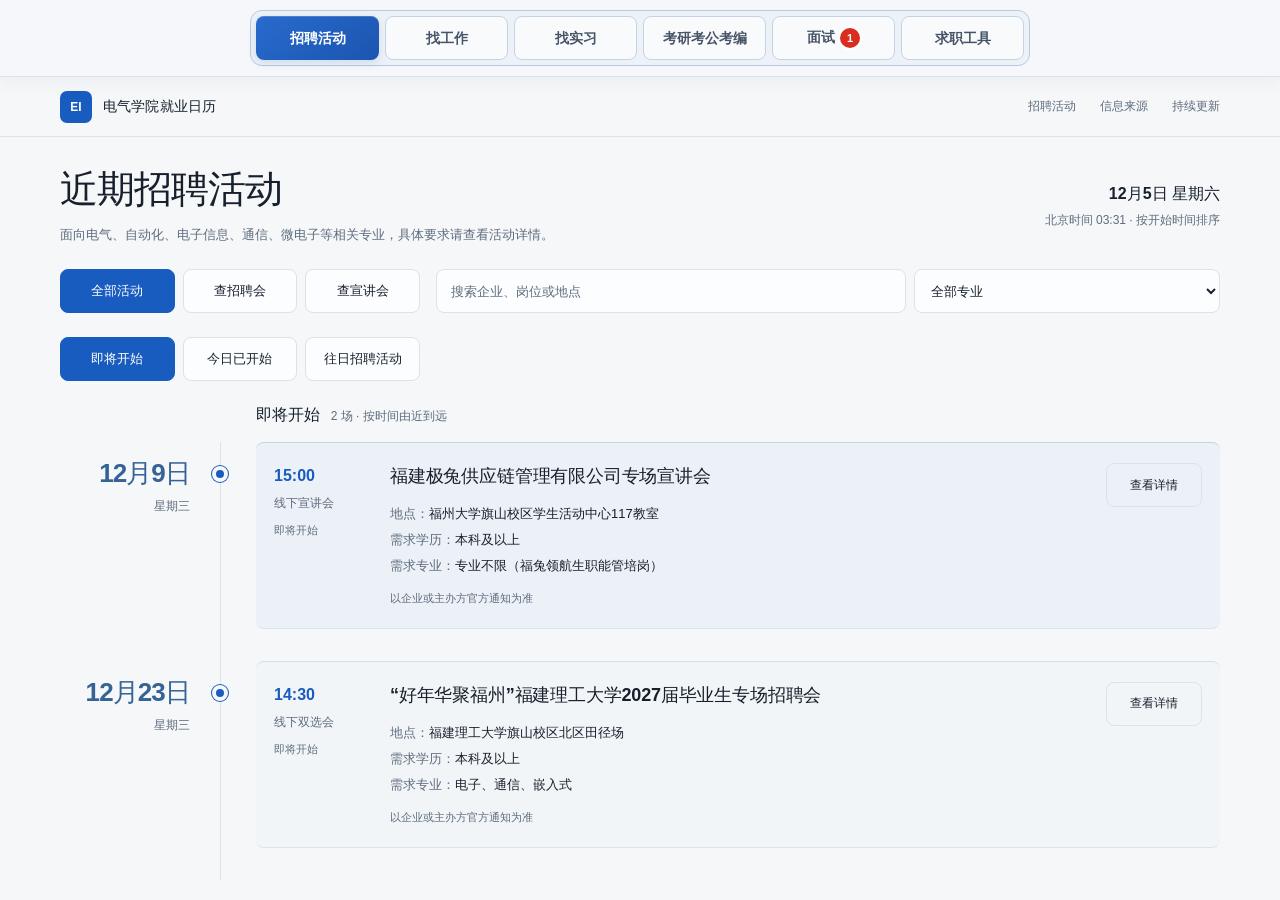
<file: index.html>
<!doctype html>
<html lang="zh-CN">
<head>
  <meta charset="utf-8">
  <meta name="viewport" content="width=device-width,initial-scale=1">
  <meta name="description" content="福建理工大学电气与信息工程学院招聘活动、就业与实习信息">
  <title>电气学院就业日历</title>
  <link rel="stylesheet" href="./new-items.css">
  <style>
    :root{--blue:#1f5fbf;--line:#b9c9dc;--ink:#17202c;--muted:#475467;--bar:#f5f7fa;font-family:"Noto Sans SC","Source Han Sans SC","Microsoft YaHei",sans-serif;color:var(--ink)}
    *{box-sizing:border-box}
    html,body{height:100%;margin:0;background:var(--bar)}
    body{display:grid;grid-template-rows:auto minmax(0,1fr);overflow:hidden}
    .site-nav{position:relative;z-index:2;padding:10px 18px;border-bottom:1px solid #dce2e9;background:rgba(245,247,250,.96);box-shadow:0 4px 18px rgba(30,58,96,.05)}
    .switcher{display:flex;gap:4px;width:min(100%,780px);margin:auto;padding:3px;border:1px solid var(--line);border-radius:8px;background:#e8eef5}
    .switcher button{min-width:0;min-height:44px;flex:1;padding:9px 14px;border:1px solid #c5d3e3;border-radius:5px;background:#f8fbff;color:var(--muted);font:inherit;font-size:14px;font-weight:600;line-height:1.3;cursor:pointer}
    .switcher button:hover{color:var(--blue)}
    .switcher button:focus-visible{outline:3px solid rgba(31,95,191,.25);outline-offset:2px}
    .switcher button[aria-selected="true"]{border-color:var(--blue);background:var(--blue);color:#fff;box-shadow:0 2px 8px rgba(31,95,191,.2)}
    iframe{width:100%;height:100%;min-height:0;border:0;background:#f5f7f9}
    @media(max-width:520px){.site-nav{padding:6px 10px}.switcher{display:grid;grid-template-columns:repeat(3,minmax(0,1fr))}.switcher button{padding:8px 4px;font-size:14px}}
    @media(prefers-color-scheme:dark){:root{--bar:#11171e;--ink:#eef3f8;--muted:#c0c9d5;--blue:#185cbf;--line:#38485a}.site-nav{background:var(--bar);border-color:var(--line)}.switcher{background:#1b2532}.switcher button{background:#171e27;color:var(--muted);border-color:var(--line)}.switcher button[aria-selected="true"]{color:#fff}}
  </style>
  <link rel="stylesheet" href="./interactions/site-interactions.css">
</head>
<body>
  <nav class="site-nav" aria-label="招聘活动与就业实习机会切换">
    <div class="switcher" role="tablist" aria-label="信息栏目">
      <button type="button" role="tab" aria-selected="true" data-page="./events/" data-title="招聘活动">招聘活动</button>
      <button type="button" role="tab" aria-selected="false" data-page="./jobs.html" data-title="找工作">找工作</button>
      <button type="button" role="tab" aria-selected="false" data-page="./internships.html" data-title="找实习">找实习</button>
      <button type="button" role="tab" aria-selected="false" data-page="./public-exams.html" data-title="考研考公考编">考研考公考编</button>
      <button type="button" role="tab" aria-selected="false" data-page="./interview-hub.html" data-title="面试">面试<span class="new-count" id="interview-unread" aria-hidden="true" hidden>1</span></button>
      <button type="button" role="tab" aria-selected="false" data-page="./job-tools.html" data-title="求职工具">求职工具</button>
    </div>
  </nav>
  <iframe id="content" title="招聘活动" loading="eager"></iframe>
  <script>
    const frame=document.querySelector('#content');
    const tabs=[...document.querySelectorAll('[role="tab"]')];
    const selectTab=(tab)=>{
      tabs.forEach((item)=>item.setAttribute('aria-selected',String(item===tab)));
      frame.title=tab.dataset.title;
      const refresh=['招聘活动','找工作','找实习'].includes(tab.dataset.title);
      frame.src=tab.dataset.page+(refresh?'?v='+Date.now():'');
    };
    tabs.forEach((tab)=>tab.addEventListener('click',()=>selectTab(tab)));
    frame.addEventListener('load',()=>{
      const innerSwitch=frame.contentDocument?.querySelector('.board-switch');
      if(innerSwitch) innerSwitch.style.display='none';
    });
    selectTab(tabs[0]);
  </script>
  <script type="module" src="./new-items.js"></script>
  <script type="module" src="./interview-unread.js"></script>
  <script type="module" src="./interactions/site-interactions.js"></script>
</body>
</html>
</file>
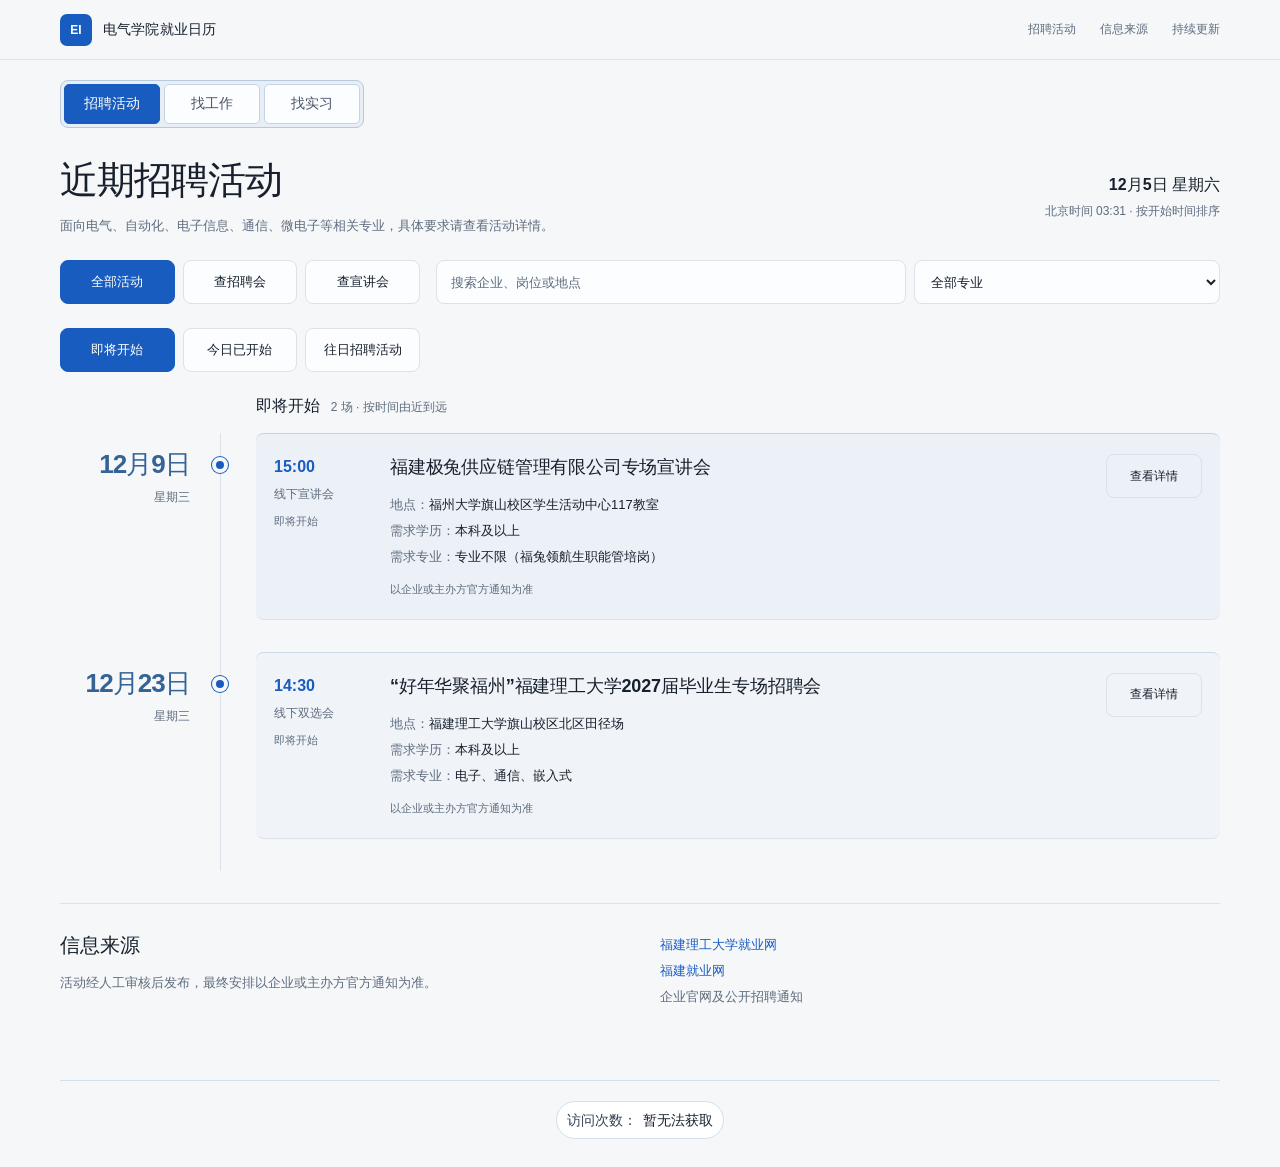
<file: events/index.html>
<!doctype html>
<html lang="zh-CN">
  <head>
    <meta charset="UTF-8">
    <meta name="viewport" content="width=device-width, initial-scale=1.0">
    <meta name="description" content="福建理工大学电气与信息工程学院招聘活动信息站">
    <title>电气学院就业日历</title>
    <link rel="stylesheet" href="../visit-counter.css">
    <script defer src="../visit-counter.js"></script>
    <script type="module" crossorigin src="./assets/index-Cccchy82.js"></script>
    <link rel="stylesheet" crossorigin href="./assets/index-CY3HepTg.css">
  </head>
  <body>
    <div id="app"></div>
    <footer class="site-visit-footer"><span class="visit-counter" aria-live="polite">访问次数：<strong class="visit-count-value" id="visitCount">统计中</strong></span></footer>
  </body>
</html>
</file>
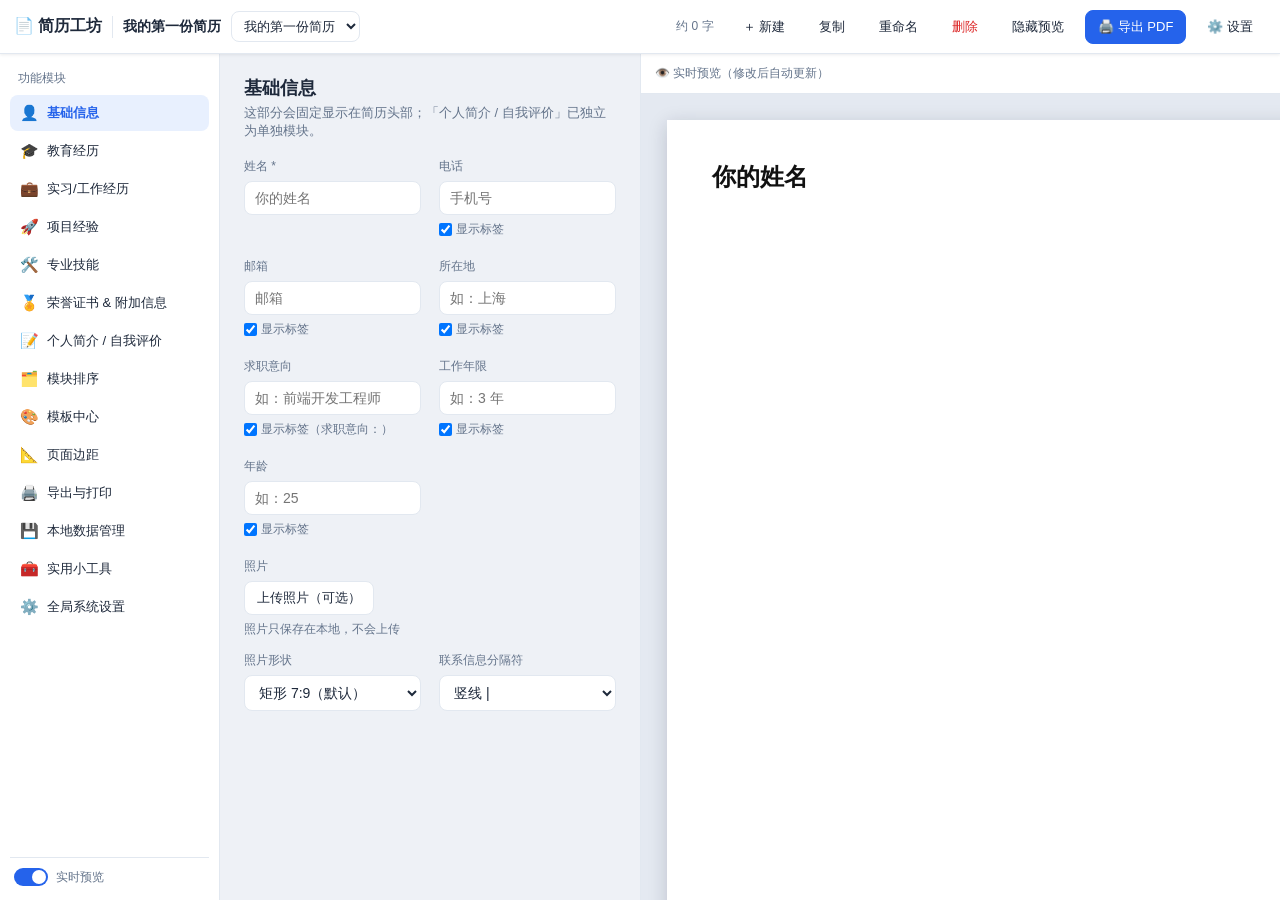
<file: resume-workshop/index.html>
<!DOCTYPE html>
<html lang="zh-CN">
<head>
<meta charset="UTF-8">
<meta name="viewport" content="width=device-width, initial-scale=1.0">
<title>简历工坊</title>
<link rel="stylesheet" href="css/style.css">
<link rel="stylesheet" href="css/templates.css">
</head>
<body>
<div id="loading" class="loading">正在加载本地数据…</div>

<div id="app" class="app hidden">
  <header class="topbar">
    <div class="topbar-left">
      <span class="logo">📄 简历工坊</span>
      <span class="divider"></span>
      <span id="resume-title" class="resume-title"></span>
      <select id="resume-select" class="resume-select" title="切换简历"></select>
    </div>
    <div class="topbar-right">
      <span id="wc-badge" class="wc-badge" title="当前简历总字数"></span>
      <span id="save-status" class="save-status"></span>
      <button id="btn-new" class="btn btn-ghost" data-action="new-resume">＋ 新建</button>
      <button id="btn-dup" class="btn btn-ghost" data-action="dup-resume">复制</button>
      <button id="btn-rename" class="btn btn-ghost" data-action="rename-resume">重命名</button>
      <button id="btn-del" class="btn btn-ghost danger" data-action="del-resume">删除</button>
      <button id="btn-toggle-preview" class="btn btn-ghost" data-action="toggle-preview">隐藏预览</button>
      <button id="btn-print" class="btn btn-primary" data-action="export-pdf">🖨️ 导出 PDF</button>
      <button id="btn-settings" class="btn btn-ghost" data-action="set-module" data-id="settings">⚙️ 设置</button>
    </div>
  </header>

  <div class="app-body">
    <aside class="sidebar">
      <div class="sidebar-label">功能模块</div>
      <nav id="module-nav" class="module-nav"></nav>
      <div class="sidebar-footer">
        <label class="switch" title="实时预览开关">
          <input type="checkbox" id="preview-switch" checked>
          <span class="switch-slider"></span>
          <span class="switch-text">实时预览</span>
        </label>
      </div>
    </aside>

    <main id="editor" class="editor-pane"></main>

    <aside id="preview-pane" class="preview-pane">
      <div class="preview-toolbar">
        <span>👁️ 实时预览（修改后自动更新）</span>
      </div>
      <div id="preview-scroll" class="preview-scroll">
        <div id="resume-page" class="resume-page"></div>
      </div>
    </aside>
  </div>
</div>

<input type="file" id="import-file" accept=".json,application/json" hidden>
<input type="file" id="photo-file" accept="image/*" hidden>
<div id="toast" class="toast"></div>

<script src="js/utils.js"></script>
<script src="js/storage.js"></script>
<script src="js/templates.js"></script>
<script src="js/docx.js"></script>
<script src="js/app.js"></script>
</body>
</html>
</file>
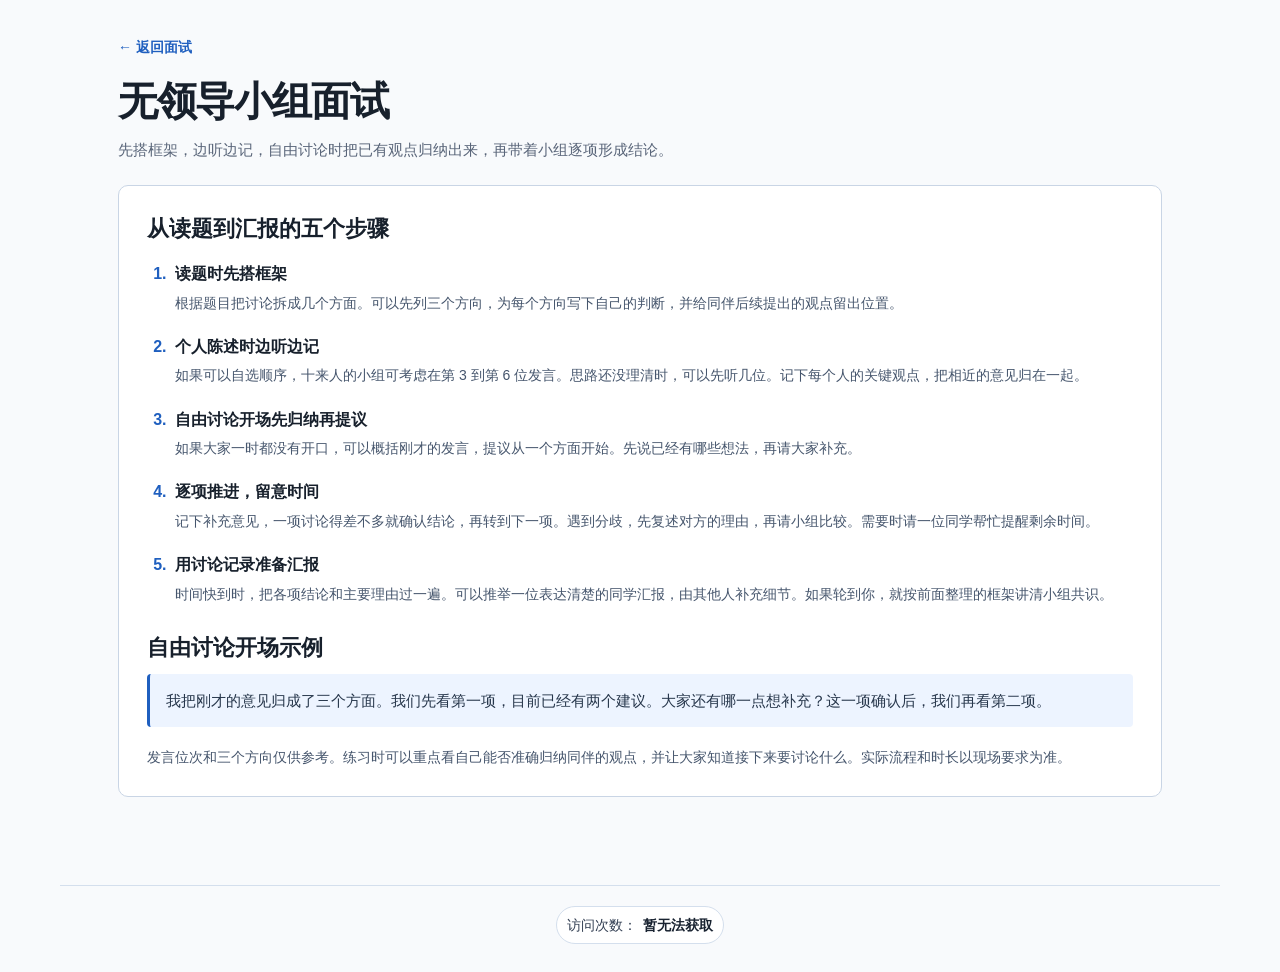
<file: interview-group.html>
<!doctype html>
<html lang="zh-CN">
<head>
  <meta charset="utf-8">
  <meta name="viewport" content="width=device-width,initial-scale=1">
  <title>无领导小组面试｜电气学院就业日历</title>
  <link rel="stylesheet" href="./visit-counter.css">
  <script defer src="./visit-counter.js"></script>
  <script type="module" src="./interview-unread.js"></script>
  <style>
    :root{font-family:"Noto Sans SC","Microsoft YaHei",sans-serif;color:#17202c;background:#f8fafc}
    *{box-sizing:border-box}body{margin:0}main{width:min(1100px,100%);margin:auto;padding:32px 28px 64px}
    a{color:#1f5fbf;font-weight:700}a:focus-visible{outline:3px solid rgba(31,95,191,.28);outline-offset:3px}
    .back-link{display:inline-flex;align-items:center;min-height:32px;margin-bottom:12px;font-size:14px;text-decoration:none}.back-link:hover{text-decoration:underline}
    h1{margin:0;font-size:clamp(30px,4vw,40px);line-height:1.25;letter-spacing:-.035em}
    .lead{margin:10px 0 22px;color:#596579;font-size:15px;line-height:1.8}
    .guide{padding:26px 28px;border:1px solid #c9d5e5;border-radius:10px;background:#fff}
    .guide h2{margin:0;font-size:22px;line-height:1.5}.steps{margin:16px 0 24px;padding-left:24px}
    .steps li{padding-left:4px}.steps li+li{margin-top:18px}.steps li::marker{color:#1f5fbf;font-weight:700}
    .steps h3{display:inline;margin:0;font-size:16px;line-height:1.6}.steps p,.note{margin:4px 0 0;color:#46566d;font-size:14px;line-height:1.8}
    blockquote{margin:10px 0 18px;padding:13px 16px;border-left:3px solid #1f5fbf;border-radius:4px;background:#edf4ff;color:#26364b;font-size:15px;line-height:1.8}
    @media(max-width:600px){main{padding:22px 16px 44px}h1{font-size:28px}.guide{padding:18px 16px}.guide h2{font-size:19px}.steps{padding-left:20px}}
  </style>
</head>
<body>
  <main>
    <header>
      <a class="back-link" href="./interview-hub.html">← 返回面试</a>
      <h1>无领导小组面试</h1>
      <p class="lead">先搭框架，边听边记，自由讨论时把已有观点归纳出来，再带着小组逐项形成结论。</p>
    </header>
    <article class="guide" aria-labelledby="guide-title">
      <h2 id="guide-title">从读题到汇报的五个步骤</h2>
      <ol class="steps">
        <li>
          <h3>读题时先搭框架</h3>
          <p>根据题目把讨论拆成几个方面。可以先列三个方向，为每个方向写下自己的判断，并给同伴后续提出的观点留出位置。</p>
        </li>
        <li>
          <h3>个人陈述时边听边记</h3>
          <p>如果可以自选顺序，十来人的小组可考虑在第 3 到第 6 位发言。思路还没理清时，可以先听几位。记下每个人的关键观点，把相近的意见归在一起。</p>
        </li>
        <li>
          <h3>自由讨论开场先归纳再提议</h3>
          <p>如果大家一时都没有开口，可以概括刚才的发言，提议从一个方面开始。先说已经有哪些想法，再请大家补充。</p>
        </li>
        <li>
          <h3>逐项推进，留意时间</h3>
          <p>记下补充意见，一项讨论得差不多就确认结论，再转到下一项。遇到分歧，先复述对方的理由，再请小组比较。需要时请一位同学帮忙提醒剩余时间。</p>
        </li>
        <li>
          <h3>用讨论记录准备汇报</h3>
          <p>时间快到时，把各项结论和主要理由过一遍。可以推举一位表达清楚的同学汇报，由其他人补充细节。如果轮到你，就按前面整理的框架讲清小组共识。</p>
        </li>
      </ol>
      <h2>自由讨论开场示例</h2>
      <blockquote>我把刚才的意见归成了三个方面。我们先看第一项，目前已经有两个建议。大家还有哪一点想补充？这一项确认后，我们再看第二项。</blockquote>
      <p class="note">发言位次和三个方向仅供参考。练习时可以重点看自己能否准确归纳同伴的观点，并让大家知道接下来要讨论什么。实际流程和时长以现场要求为准。</p>
    </article>
  </main>
  <footer class="site-visit-footer"><span class="visit-counter" aria-live="polite">访问次数：<strong class="visit-count-value" id="visitCount">统计中</strong></span></footer>
</body>
</html>
</file>
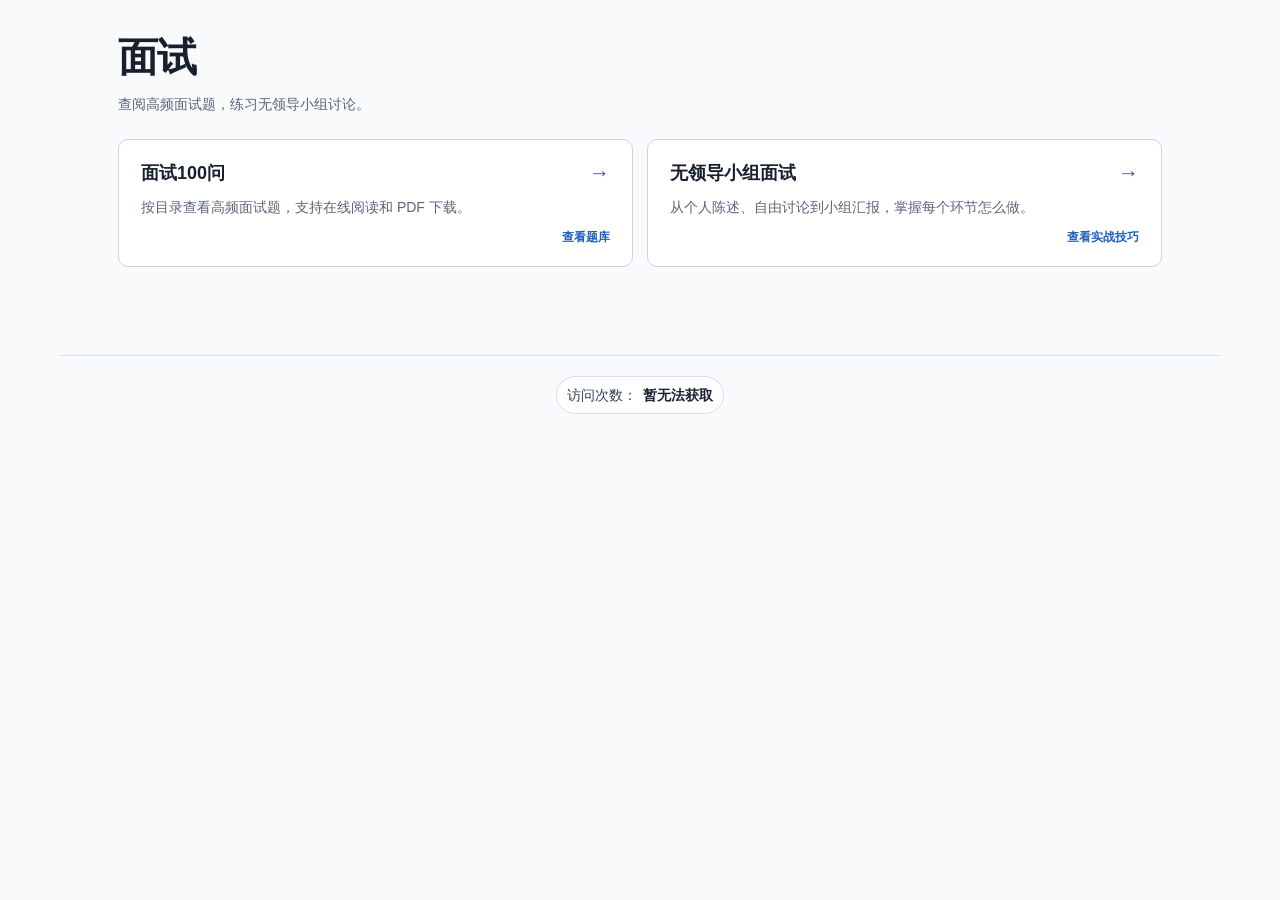
<file: interview-hub.html>
<!doctype html>
<html lang="zh-CN">
<head>
  <meta charset="utf-8">
  <meta name="viewport" content="width=device-width,initial-scale=1">
  <title>面试｜电气学院就业日历</title>
  <link rel="stylesheet" href="./visit-counter.css">
  <script defer src="./visit-counter.js"></script>
  <style>
    :root{font-family:"Noto Sans SC","Microsoft YaHei",sans-serif;color:#17202c;background:#f8fafc}
    *{box-sizing:border-box}body{margin:0}main{width:min(1100px,100%);margin:auto;padding:32px 28px 64px}
    .page-heading{margin-bottom:22px}h1{margin:0;font-size:clamp(30px,4vw,40px);line-height:1.25;letter-spacing:-.035em}
    .lead{margin:10px 0 0;color:#596579;font-size:14px;line-height:1.8}
    .tool-overview{display:grid;grid-template-columns:repeat(2,minmax(0,1fr));gap:14px}
    .tool-entry{display:flex;flex-direction:column;gap:10px;min-width:0;padding:20px 22px;border:1px solid #c9d5e5;border-radius:10px;background:#fff;color:#17202c;text-decoration:none;transition:border-color .18s,background .18s,transform .18s}
    .tool-entry:hover{border-color:#1f5fbf;background:#f3f7fe}.tool-entry:active{transform:translateY(1px)}
    .tool-entry:focus-visible{outline:3px solid rgba(31,95,191,.28);outline-offset:3px}
    .entry-heading{display:flex;align-items:center;justify-content:space-between;gap:12px}
    .entry-title{font-size:18px;font-weight:700;line-height:1.45}.entry-arrow{color:#1f5fbf;font-size:21px}
    .entry-description{color:#596579;font-size:14px;line-height:1.6}
    .entry-action{align-self:flex-end;margin-top:auto;color:#1f5fbf;font-size:12px;font-weight:600}
    @media(max-width:600px){main{padding:22px 16px 44px}.page-heading{margin-bottom:18px}h1{font-size:28px}.lead{margin-top:6px;font-size:12px}.tool-overview{gap:9px}.tool-entry{gap:6px;padding:12px}.entry-title{font-size:14px}.entry-description{font-size:12px;line-height:1.5}.entry-action{align-self:flex-start;font-size:11px}.entry-arrow{display:none}}
    @media(prefers-reduced-motion:reduce){.tool-entry{transition:none}}
  </style>
</head>
<body>
  <main>
    <header class="page-heading">
      <h1>面试</h1>
      <p class="lead">查阅高频面试题，练习无领导小组讨论。</p>
    </header>
    <nav class="tool-overview" aria-label="面试模块">
      <a class="tool-entry" href="./interview.html">
        <span class="entry-heading"><span class="entry-title">面试100问</span><span class="entry-arrow" aria-hidden="true">→</span></span>
        <span class="entry-description">按目录查看高频面试题，支持在线阅读和 PDF 下载。</span>
        <span class="entry-action">查看题库</span>
      </a>
      <a class="tool-entry" href="./interview-group.html">
        <span class="entry-heading"><span class="entry-title">无领导小组面试</span><span class="entry-arrow" aria-hidden="true">→</span></span>
        <span class="entry-description">从个人陈述、自由讨论到小组汇报，掌握每个环节怎么做。</span>
        <span class="entry-action">查看实战技巧</span>
      </a>
    </nav>
  </main>
  <footer class="site-visit-footer"><span class="visit-counter" aria-live="polite">访问次数：<strong class="visit-count-value" id="visitCount">统计中</strong></span></footer>
</body>
</html>
</file>
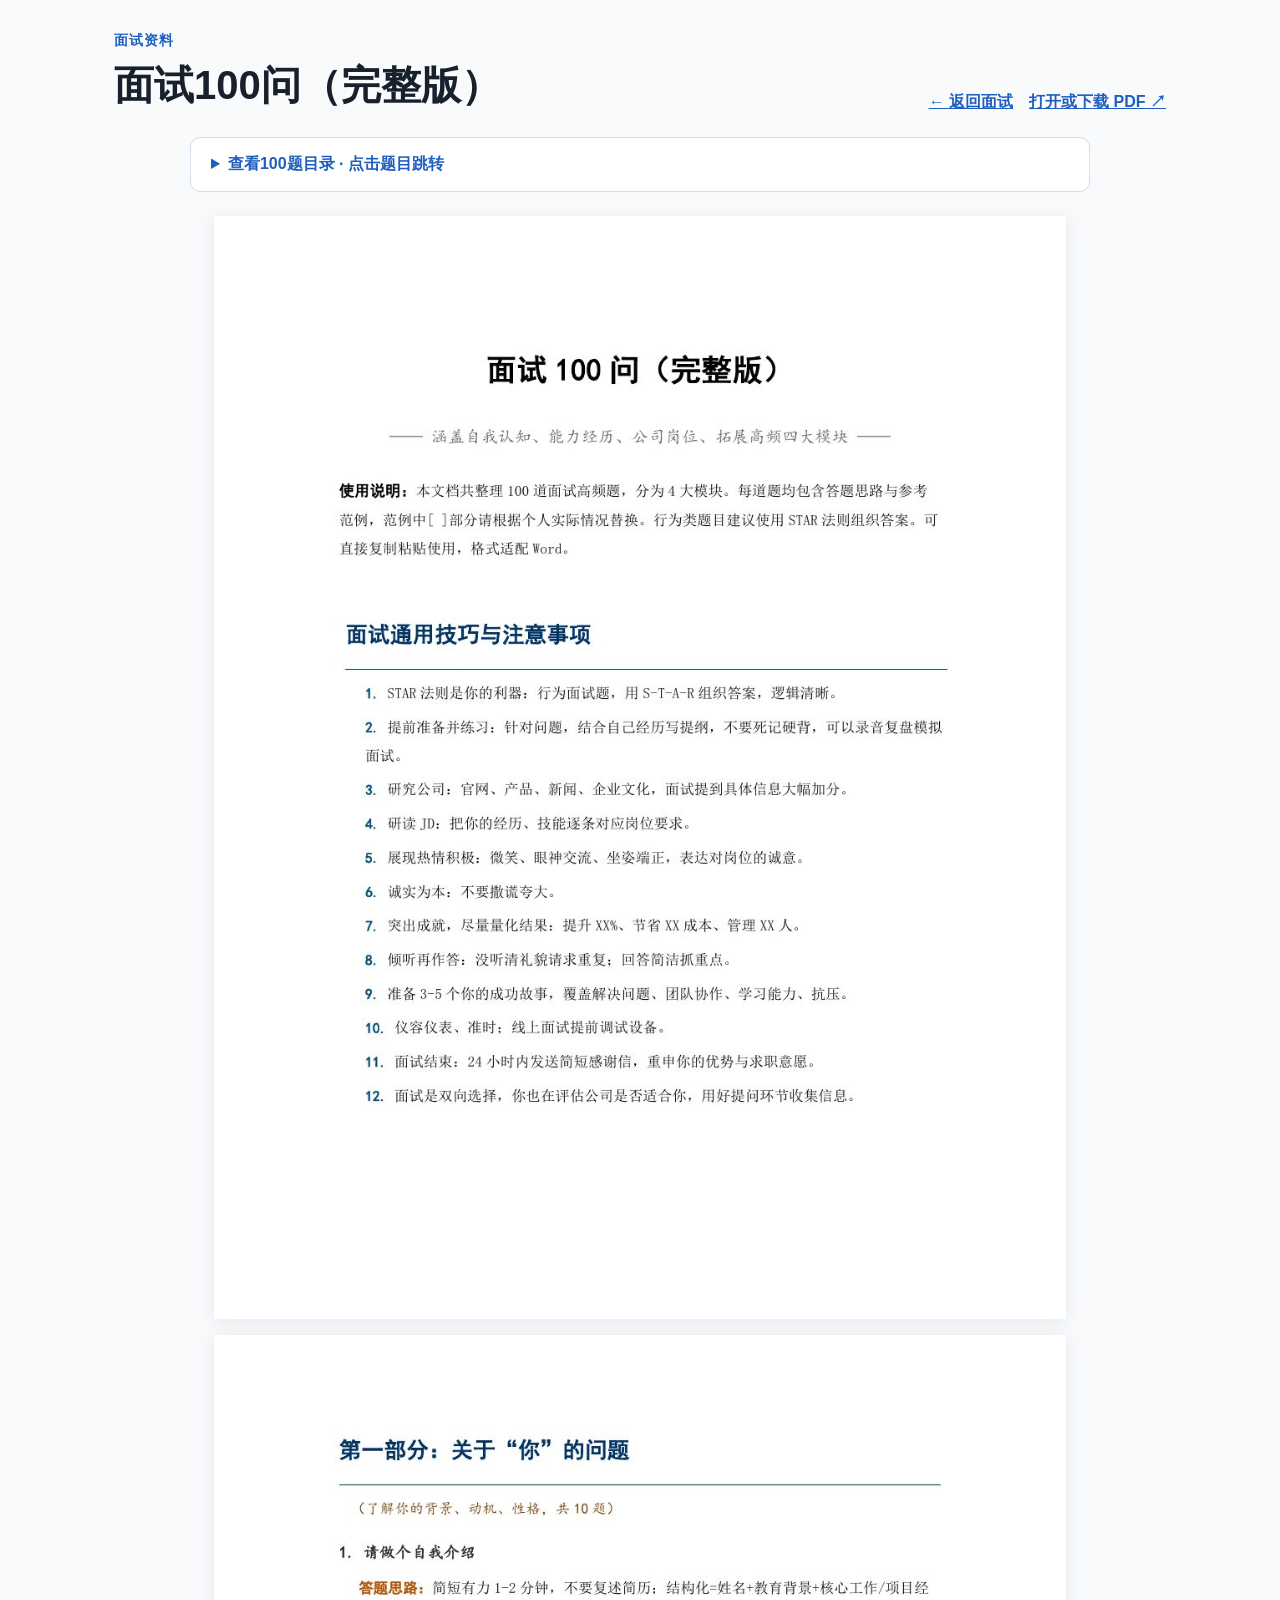
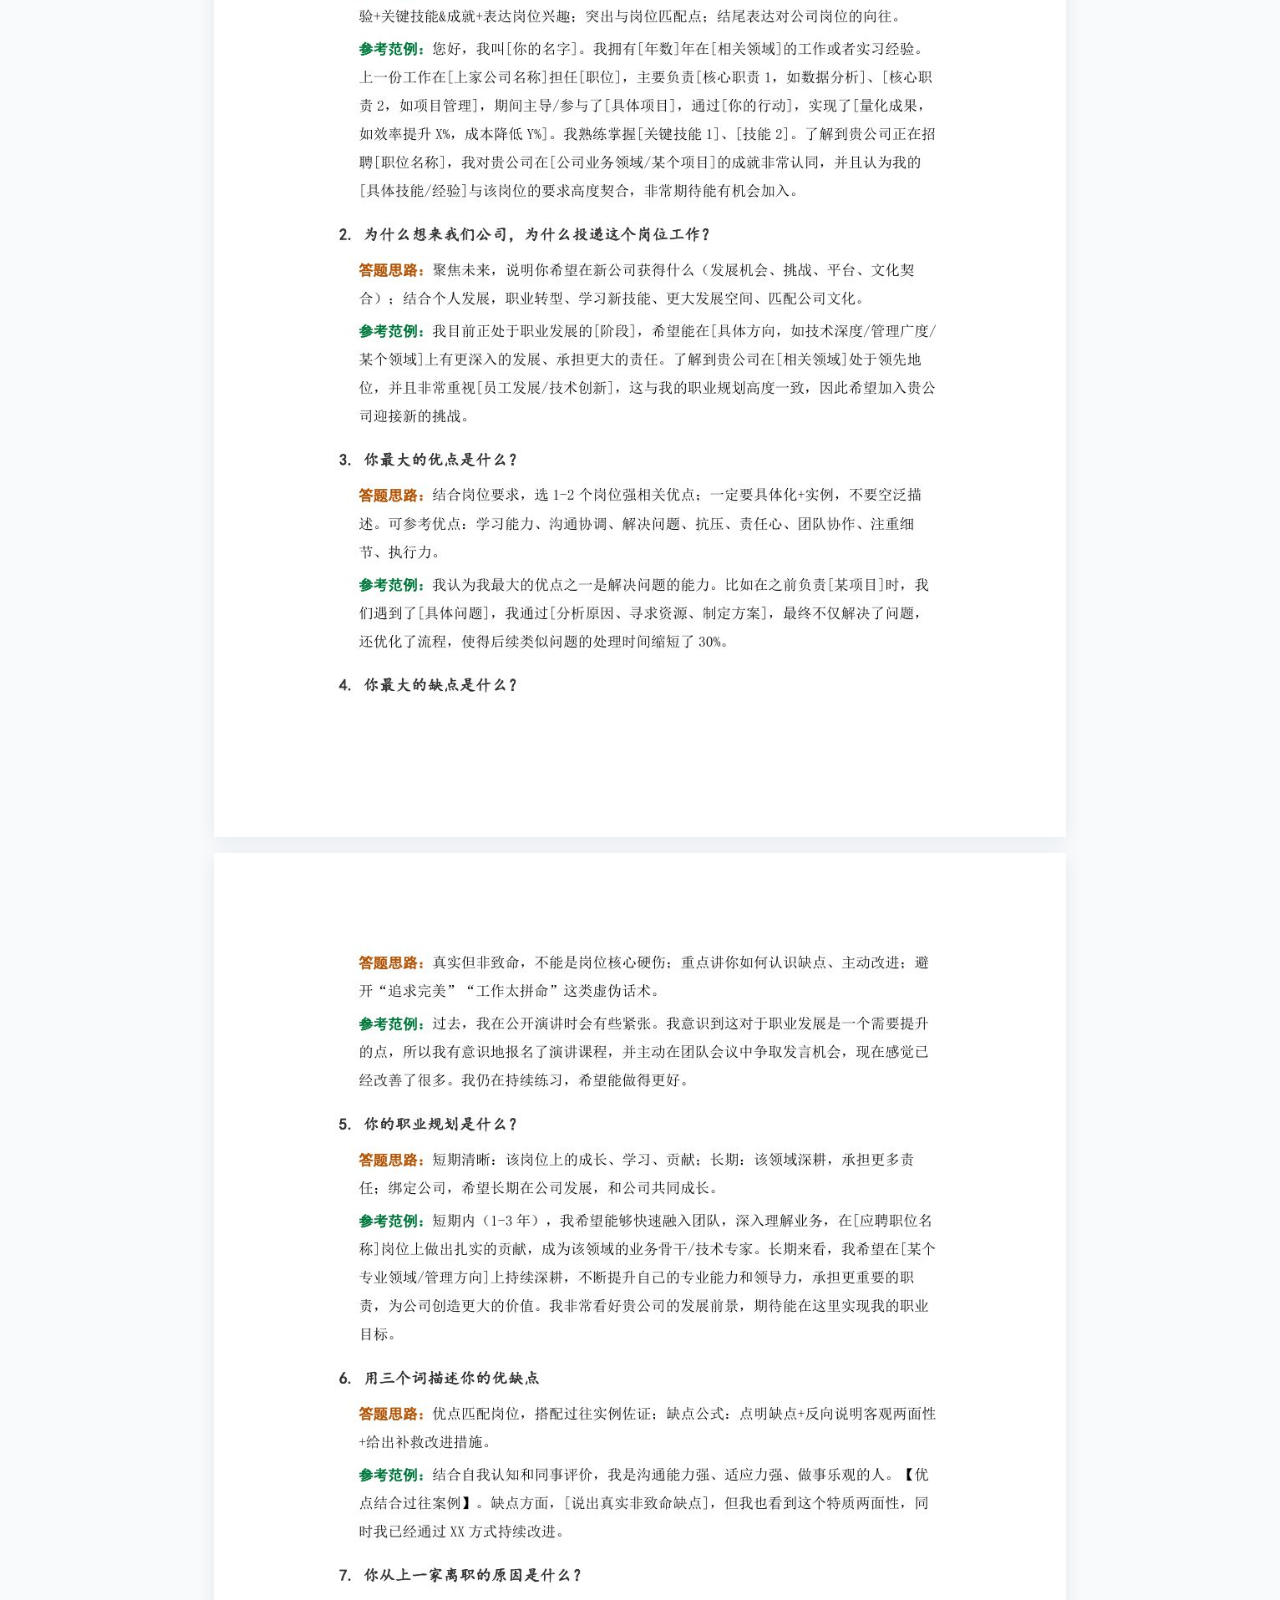
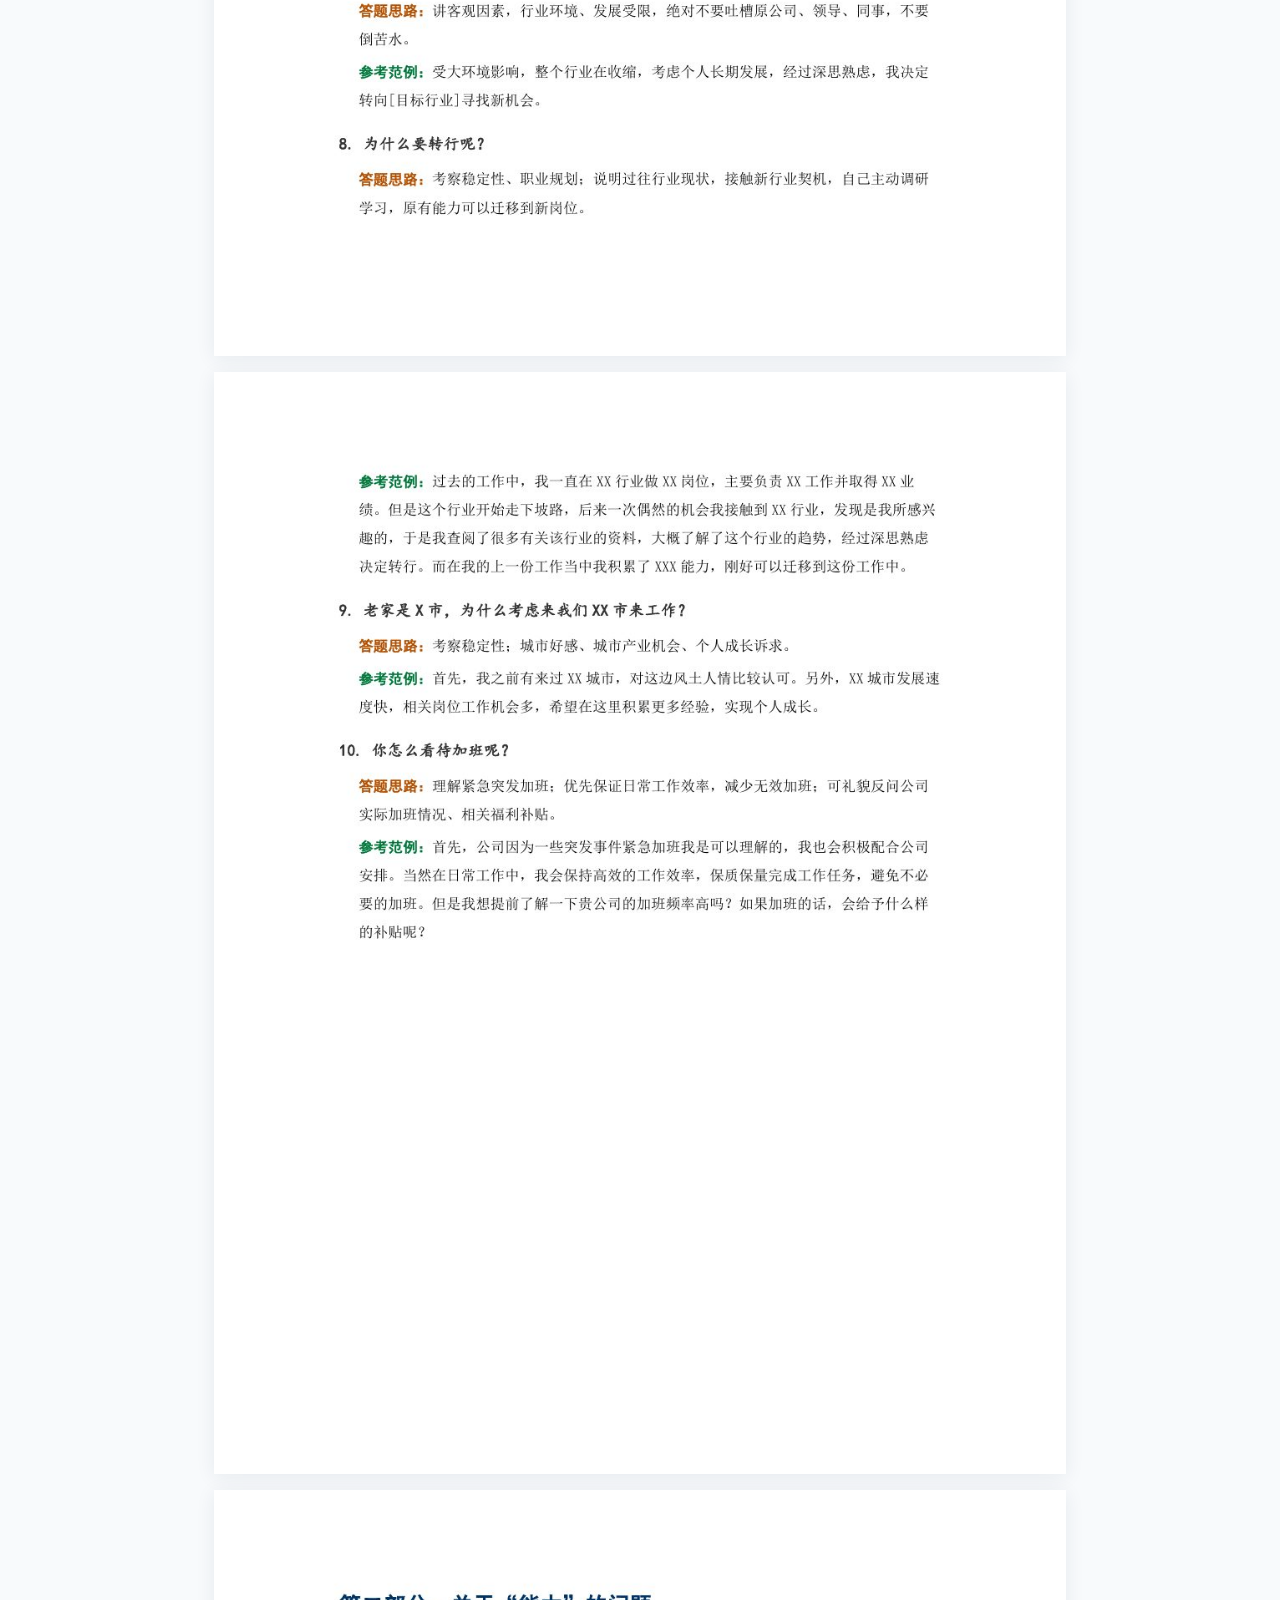
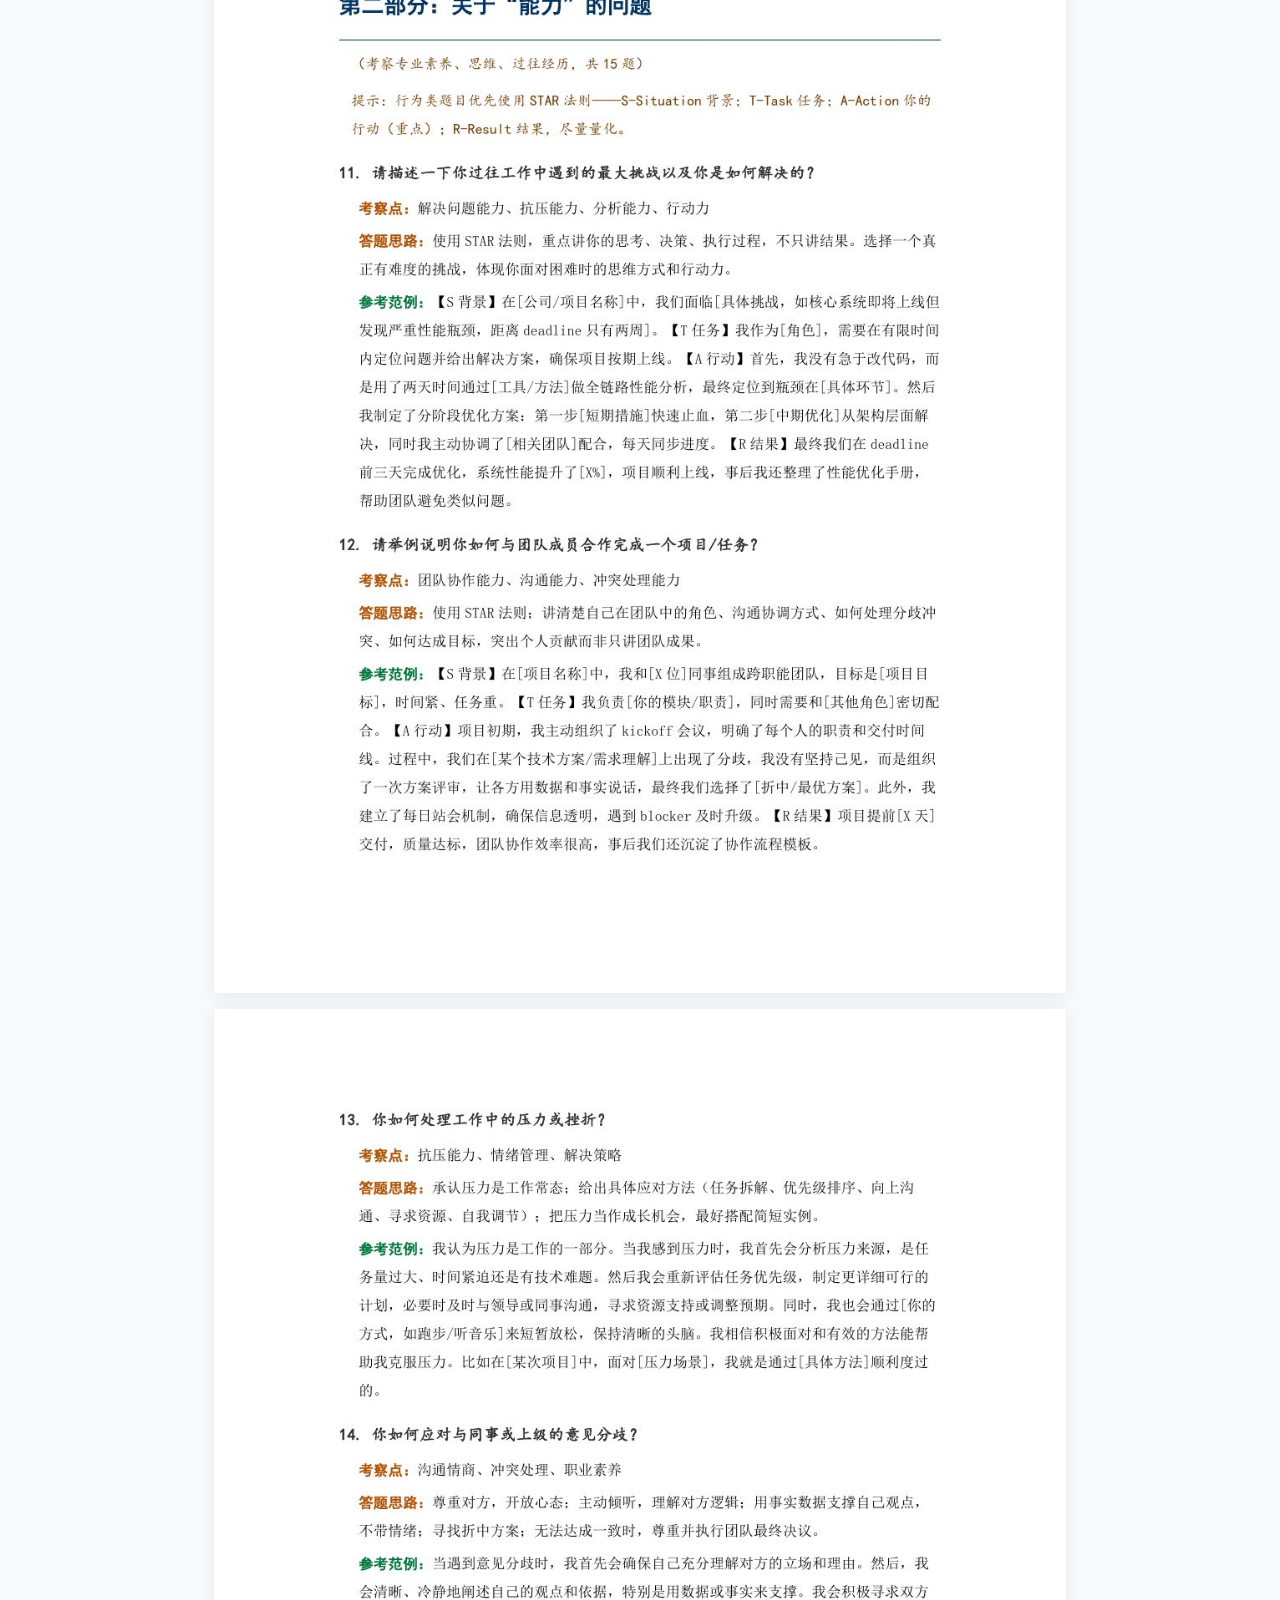
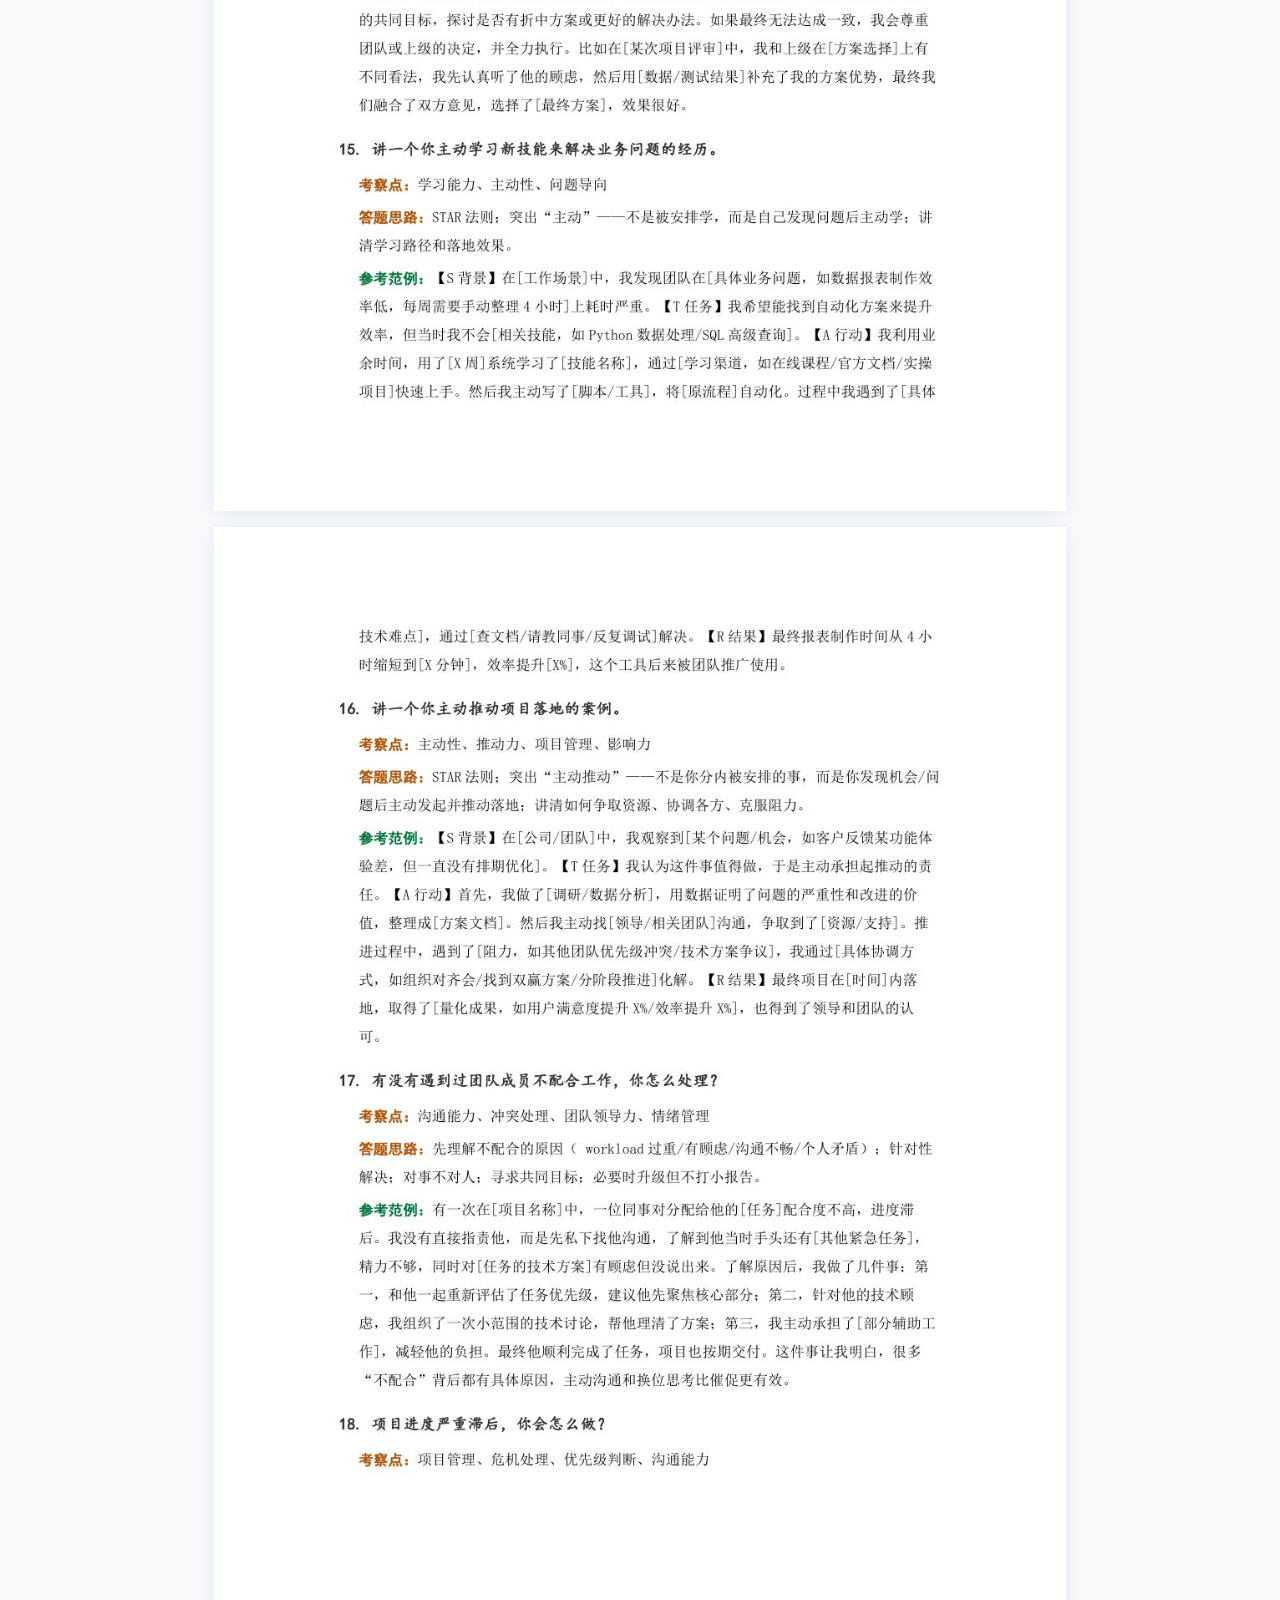
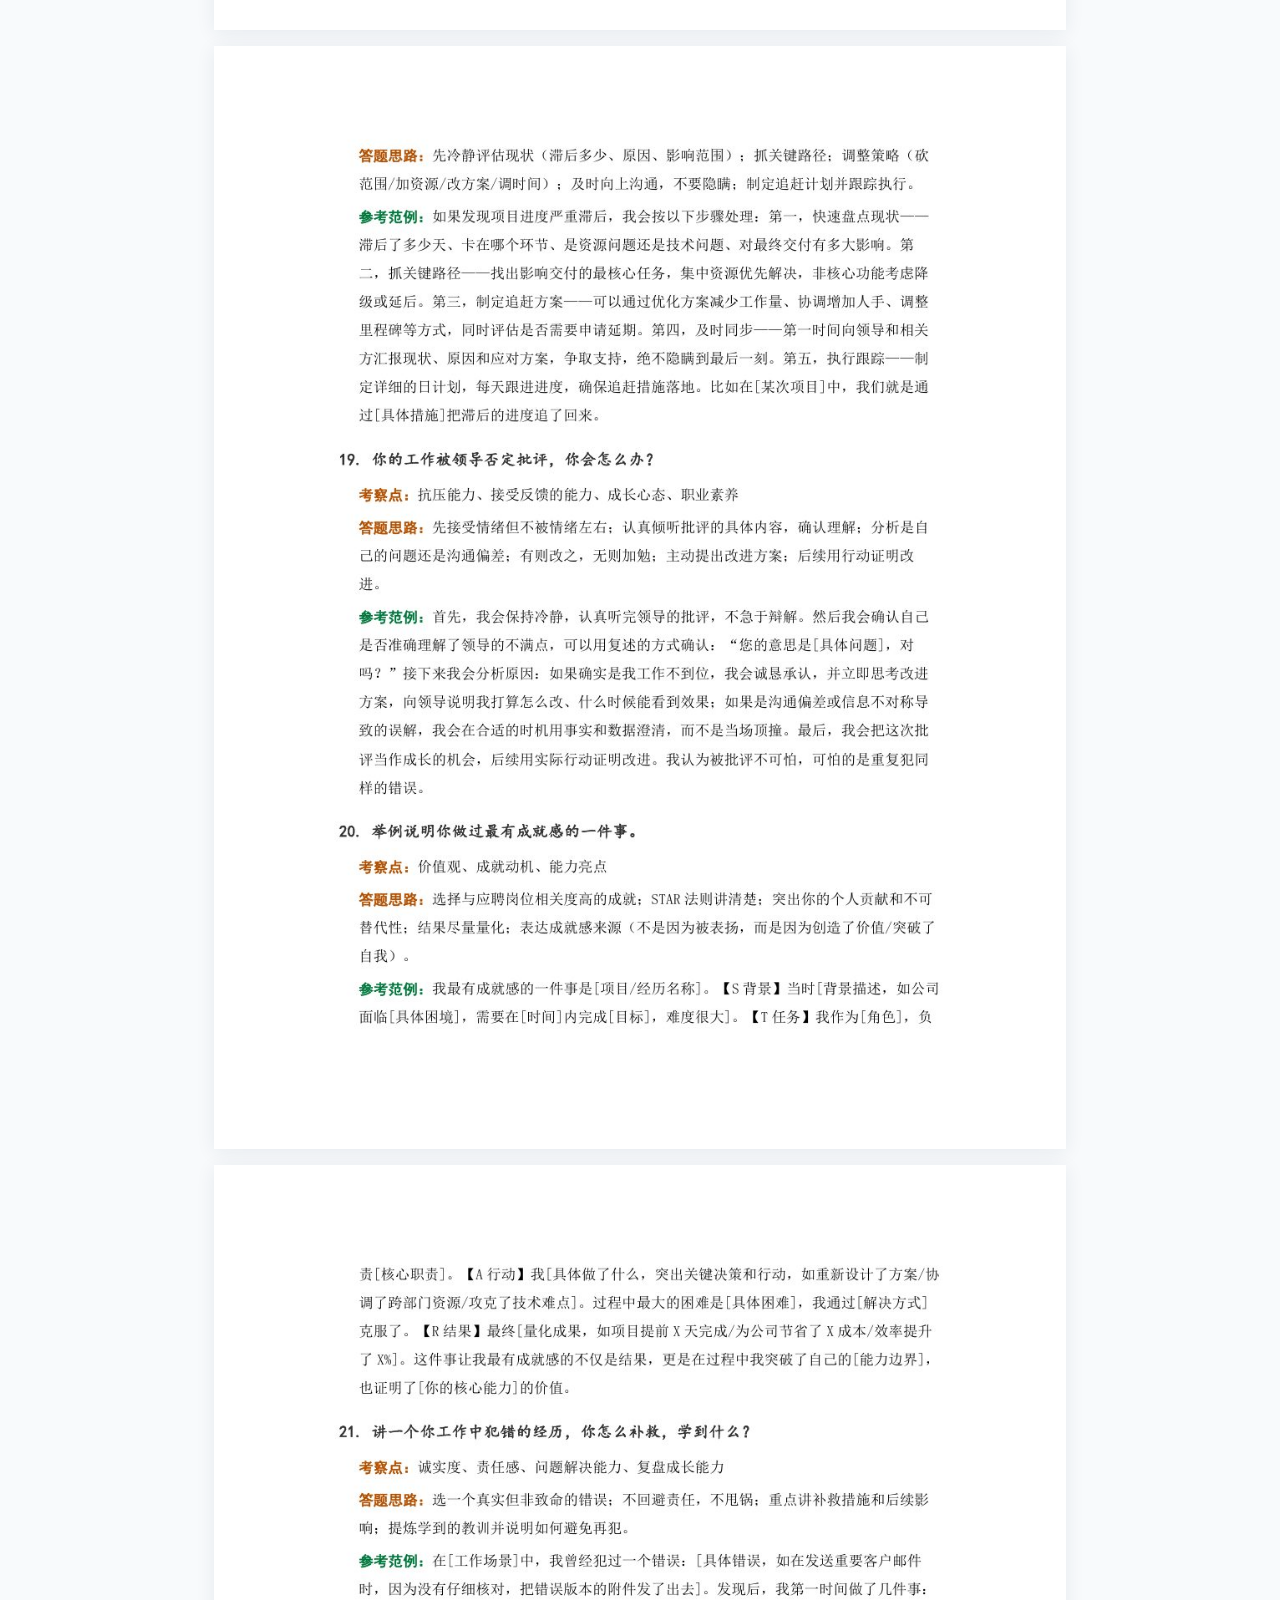
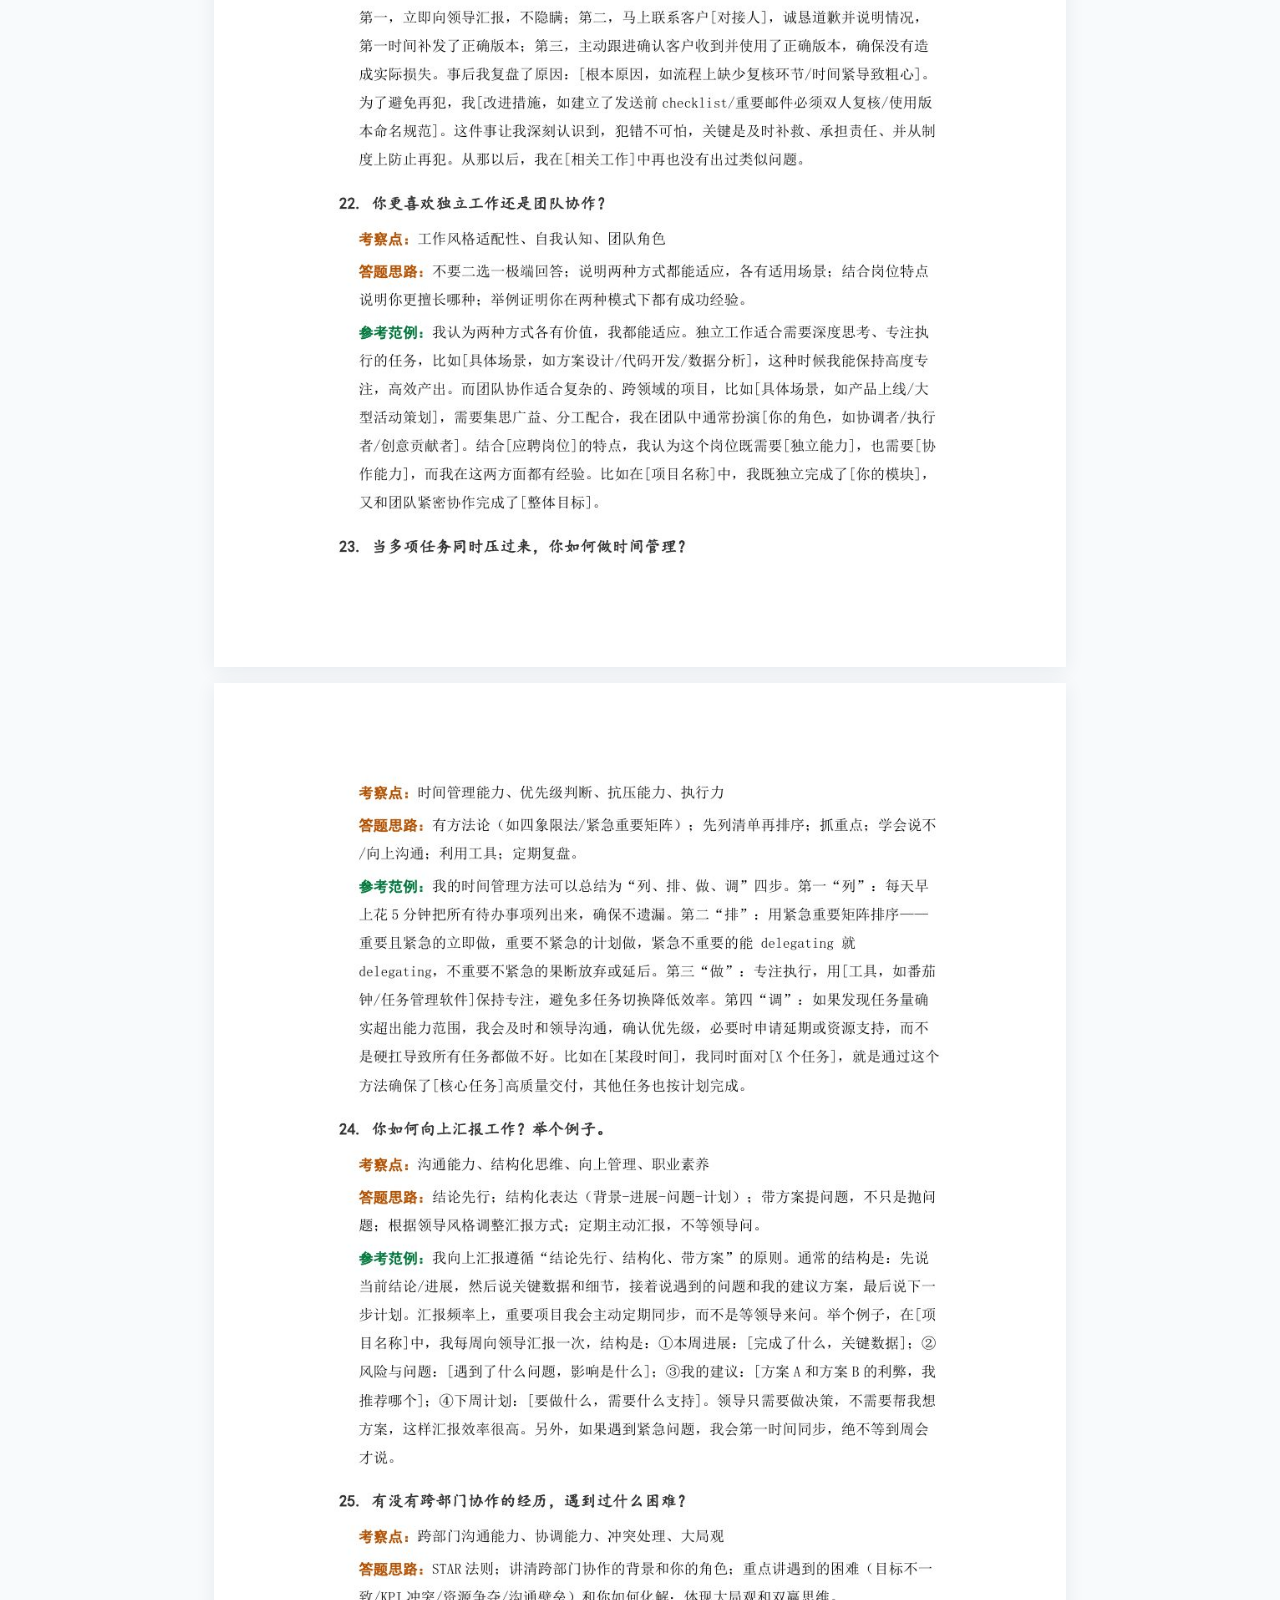
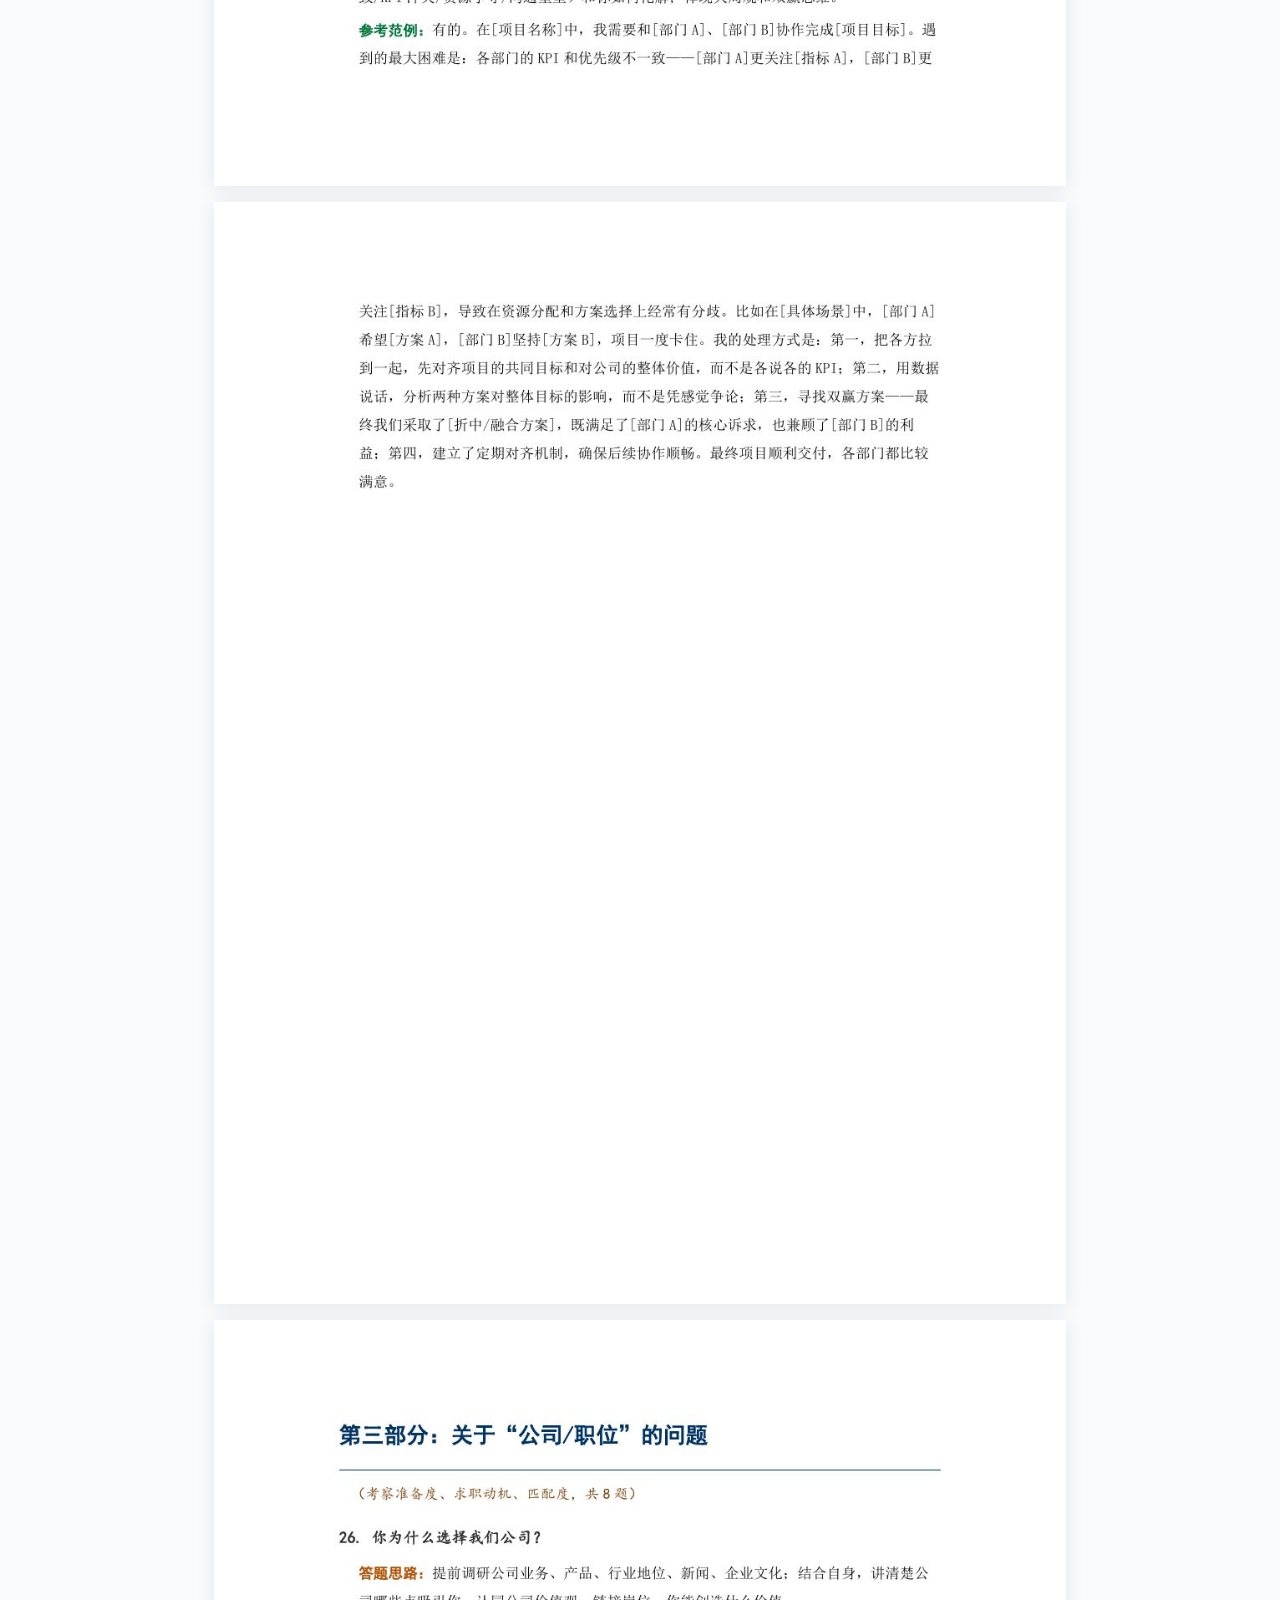
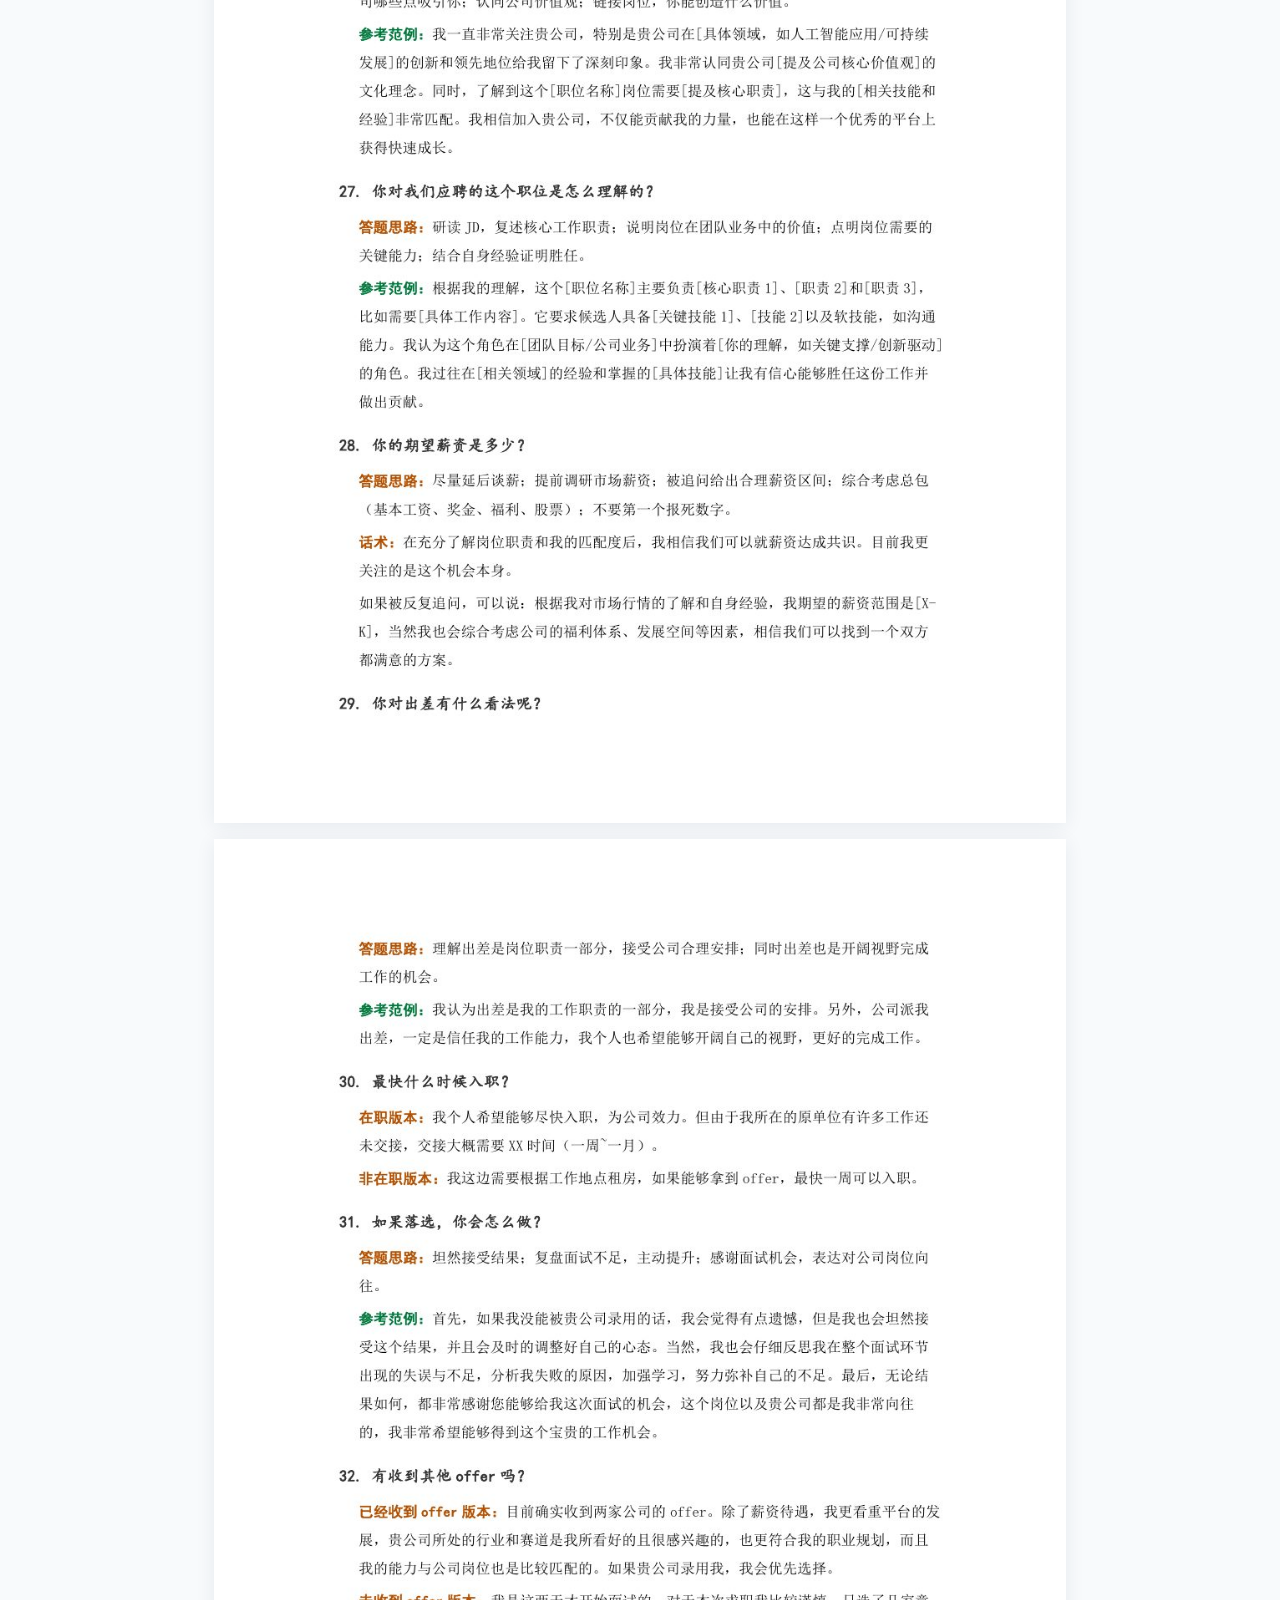
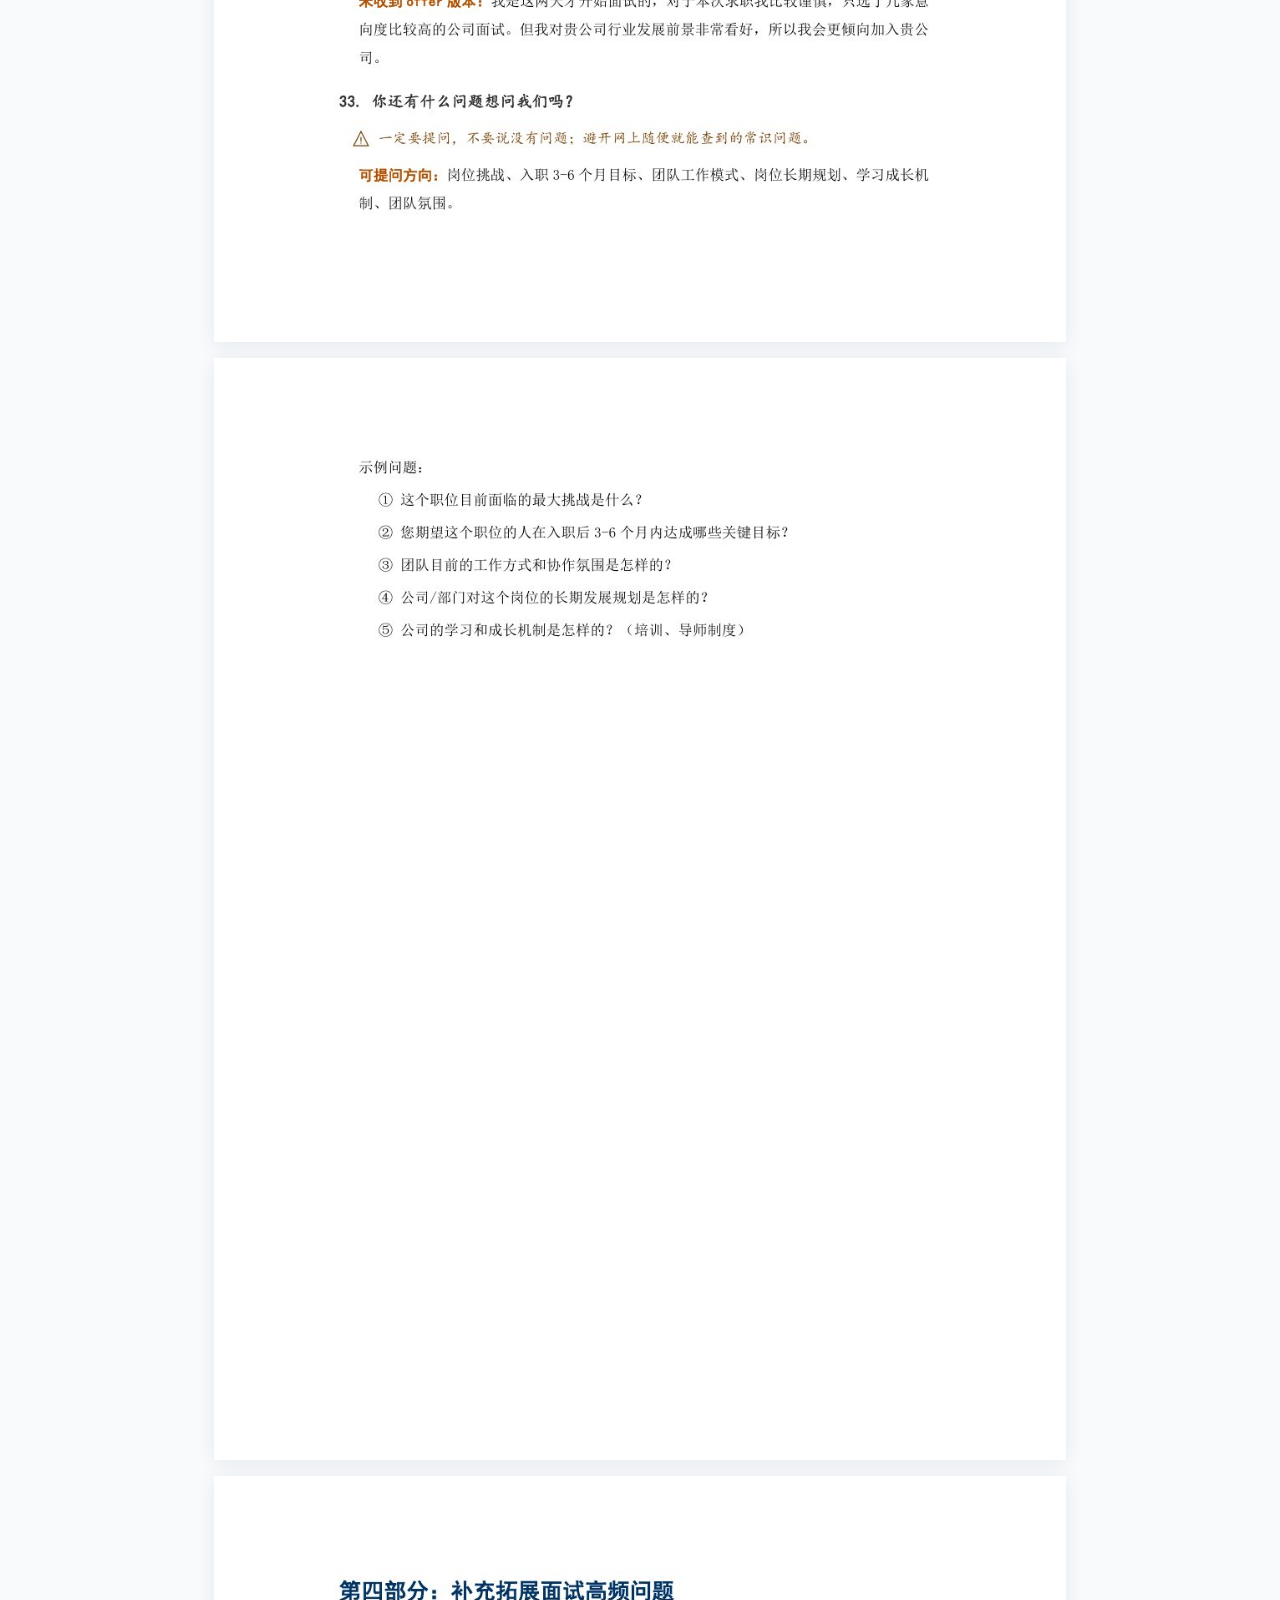
<file: interview.html>
<!doctype html>
<html lang="zh-CN">
<head>
  <meta charset="utf-8">
  <meta name="viewport" content="width=device-width,initial-scale=1">
  <title>面试｜电气学院就业日历</title>
  <link rel="stylesheet" href="./visit-counter.css">
  <script defer src="./visit-counter.js"></script>
  <style>
    :root{font-family:"Noto Sans SC","Microsoft YaHei",sans-serif;color:#17202c;background:#f8fafc}
    *{box-sizing:border-box}body{margin:0}
    header{display:flex;align-items:end;justify-content:space-between;gap:20px;width:min(1100px,100%);margin:0 auto;padding:32px 24px 24px}
    .eyebrow{margin:0 0 8px;color:#1f5fbf;font-size:14px;font-weight:700;letter-spacing:.08em}h1{margin:0;font-size:clamp(28px,4vw,40px)}
    a{color:#1f5fbf;font-weight:700;white-space:nowrap}a:focus-visible{outline:2px solid #1f5fbf;outline-offset:4px}
    .header-links{display:flex;flex-wrap:wrap;gap:8px 16px}
    .toc{width:min(900px,calc(100% - 48px));margin:0 auto 24px;border:1px solid #d4dfed;border-radius:10px;background:#fff}
    .toc summary{padding:16px 20px;color:#1f5fbf;font-weight:700;cursor:pointer}
    .toc-groups{padding:0 20px 20px;border-top:1px solid #e6edf5}.toc h2{margin:22px 0 10px;font-size:17px}
    .toc ol{display:grid;grid-template-columns:repeat(2,minmax(0,1fr));gap:8px 24px;margin:0;padding-left:28px}
    .toc li{padding-left:4px;line-height:1.5}.toc li a{color:#243449;font-weight:400;white-space:normal;text-decoration:none}
    .toc li a:hover,.toc li a:focus-visible{color:#1f5fbf;text-decoration:underline}
    main{width:min(900px,100%);margin:0 auto;padding:0 24px 48px}figure{position:relative;aspect-ratio:612/792;margin:0 0 16px;background:white;box-shadow:0 3px 18px rgba(20,45,75,.08)}
    figure img{display:block;width:100%;height:auto}
    .question-anchor{position:absolute;left:0;width:1px;height:1px;scroll-margin-top:12px}
    @media(max-width:600px){header{display:block;padding:24px 18px 18px}header a{display:inline-block;margin-top:12px}.toc{width:calc(100% - 16px);margin-bottom:16px}.toc ol{grid-template-columns:1fr}main{padding:0 8px 28px}figure{margin-bottom:8px}}
  </style>
</head>
<body>
  <header>
    <div><p class="eyebrow">面试资料</p><h1>面试100问（完整版）</h1></div>
    <nav class="header-links" aria-label="面试资料入口">
      <a href="./interview-hub.html">← 返回面试</a>
      <a href="./interview-100-questions.pdf" target="_blank" rel="noopener noreferrer">打开或下载 PDF ↗</a>
    </nav>
  </header>
  <details class="toc">
    <summary>查看100题目录 · 点击题目跳转</summary>
    <div class="toc-groups" id="toc-groups"></div>
  </details>
  <main id="pages" aria-label="面试100问全文"></main>
  <footer class="site-visit-footer"><span class="visit-counter" aria-live="polite">访问次数：<strong class="visit-count-value" id="visitCount">统计中</strong></span></footer>
  <noscript><p>请启用 JavaScript 阅读页面，或使用上方链接打开 PDF。</p></noscript>
  <script>
    const questions = [
      [2, 19.03, "请做个自我介绍"],
      [2, 44.64, "为什么想来我们公司，为什么投递这个岗位工作？"],
      [2, 65.08, "你最大的优点是什么？"],
      [2, 85.52, "你最大的缺点是什么？"],
      [3, 23.9, "你的职业规划是什么？"],
      [3, 46.93, "用三个词描述你的优缺点"],
      [3, 64.79, "你从上一家离职的原因是什么？"],
      [3, 80.08, "为什么要转行呢？"],
      [4, 20.94, "老家是 X市，为什么考虑来我们XX市来工作？"],
      [4, 33.65, "你怎么看待加班呢？"],
      [5, 24.96, "请描述一下你过往工作中遇到的最大挑战以及你是如何解决的？"],
      [5, 58.67, "请举例说明你如何与团队成员合作完成一个项目/任务？"],
      [6, 9.37, "你如何处理工作中的压力或挫折？"],
      [6, 37.93, "你如何应对与同事或上级的意见分歧？"],
      [6, 66.49, "讲一个你主动学习新技能来解决业务问题的经历。"],
      [7, 15.79, "讲一个你主动推动项目落地的案例。"],
      [7, 49.5, "有没有遇到过团队成员不配合工作，你怎么处理？"],
      [7, 80.64, "项目进度严重滞后，你会怎么做？"],
      [8, 36.8, "你的工作被领导否定批评，你会怎么办？"],
      [8, 70.52, "举例说明你做过最有成就感的一件事。"],
      [9, 23.52, "讲一个你工作中犯错的经历，你怎么补救，学到什么？"],
      [9, 57.24, "你更喜欢独立工作还是团队协作？"],
      [9, 88.38, "当多项任务同时压过来，你如何做时间管理？"],
      [10, 39.76, "你如何向上汇报工作？举个例子。"],
      [10, 73.47, "有没有跨部门协作的经历，遇到过什么困难？"],
      [12, 19.03, "你为什么选择我们公司？"],
      [12, 42.06, "你对我们应聘的这个职位是怎么理解的？"],
      [12, 65.08, "你的期望薪资是多少？"],
      [12, 88.49, "你对出差有什么看法呢？"],
      [13, 21.32, "最快什么时候入职？"],
      [13, 34.03, "如果落选，你会怎么做？"],
      [13, 57.06, "有收到其他offer吗？"],
      [13, 77.5, "你还有什么问题想问我们吗？"],
      [15, 26.58, "你找工作最看重什么？"],
      [15, 55.14, "你求职时，怎么平衡薪资、平台、工作内容三者？"],
      [15, 83.7, "如果offer薪资达不到你的预期，你会怎么选择？"],
      [16, 34.21, "你怎么看待频繁跳槽？"],
      [16, 62.77, "你能接受岗位和你想象有差距吗？"],
      [17, 9.37, "你为什么选择我们这个行业？"],
      [17, 45.47, "说说你理解这个行业现在面临的机遇与挑战？"],
      [17, 74.03, "你觉得做好这份工作，最难的地方是什么？"],
      [18, 23.52, "如果交给你一项你完全没有接触过的任务，你会怎么做？"],
      [18, 57.24, "你认为什么样才算这份工作做得好？"],
      [18, 88.38, "你平时通过哪些渠道学习行业知识？"],
      [19, 37.18, "和别的候选人相比，你的核心竞争力是什么？"],
      [19, 68.32, "你认为你做这个岗位，最大短板是什么？"],
      [20, 23.32, "领导给你一个明显不合理的任务，你怎么办？"],
      [20, 62.2, "项目上线出重大问题，所有人都在找原因，你会怎么做？"],
      [21, 18.37, "你的想法和公司战略不一致，你会怎么做？"],
      [21, 54.67, "明明不是你的错，但锅甩到你身上，你如何处理？"],
      [22, 15.79, "客户/合作方非常难沟通，你如何推进工作？"],
      [22, 59.82, "团队内部出现矛盾，你作为普通成员如何处理？"],
      [23, 18.37, "短时间同时压过来多个紧急任务，优先级怎么排？"],
      [23, 57.24, "你努力做的方案，被领导全盘否定，你怎么处理？"],
      [24, 25.9, "你理想中的领导是什么样？"],
      [24, 57.05, "你理想的团队氛围是什么样子？"],
      [25, 9.37, "如果你的领导能力一般，你怎么开展工作？"],
      [25, 48.24, "你如何看待内卷？"],
      [25, 81.96, "工作和生活冲突，你如何平衡？"],
      [26, 44.53, "你如何看待职场PUA？"],
      [27, 9.37, "为什么不考研/不考公？"],
      [27, 43.09, "你的毕业设计/论文讲一下。"],
      [27, 74.23, "在校期间最大的收获是什么？"],
      [28, 26.11, "实习中遇到最大困难是什么？"],
      [28, 59.82, "你觉得应届生做这份工作最大难点在哪里？"],
      [29, 15.79, "没有相关经验，你凭什么胜任这个岗位？"],
      [29, 57.24, "在校什么经历对你求职帮助最大？"],
      [30, 15.79, "你怎么看待第一份工作？"],
      [30, 59.62, "回顾过往经历，你最大收获是什么？"],
      [31, 15.79, "过往工作里，有哪些遗憾？"],
      [31, 49.5, "什么样的情况会让你选择一份工作？什么情况会让你考虑离职？"],
      [32, 9.37, "你认为成功的职场人需要具备哪些特质？"],
      [32, 48.24, "你怎么看待努力和回报不对等？"],
      [33, 26.91, "团队目前的人员构成是怎样？"],
      [33, 39.62, "这个岗位为什么会空缺，是新增岗位还是人员流动？"],
      [33, 54.91, "这个岗位的绩效考核标准是什么？"],
      [33, 67.62, "部门接下来半年重点业务方向是什么？"],
      [33, 82.91, "新人入职会有培训或者导师带教吗？"],
      [34, 13.21, "团队目前面临最大业务难点是什么？"],
      [34, 28.5, "您在这个公司工作，最喜欢的一点是什么？"],
      [34, 48.74, "你有什么爱好？"],
      [34, 77.3, "你的缺点给你的工作带来过哪些实际影响？"],
      [35, 33.84, "你怎么看待竞争？"],
      [35, 70.14, "如果入职之后发现工作内容和JD差别很大，你怎么办？"],
      [36, 31.26, "你如何看待稳定性，你打算在公司待多久？"],
      [36, 67.56, "你怎么看待35岁职场危机？"],
      [37, 31.26, "你会因为什么原因离职？"],
      [37, 67.56, "如果让你重新选择，你还会选择之前的专业/行业吗？"],
      [38, 23.52, "你如何定义一份好工作？"],
      [38, 62.4, "你有没有崇拜的人？为什么？"],
      [39, 20.94, "说说你的性格。"],
      [39, 57.24, "你更看重过程，还是结果？"],
      [40, 15.79, "当你的努力没有被看见，你会怎么做？"],
      [40, 62.4, "如何平衡理想和现实？"],
      [41, 31.26, "你遇到过最难沟通的人，你怎么处理？"],
      [41, 77.87, "你怎么看待跨部门甩锅？"],
      [42, 44.15, "如果入职之后发现自己不喜欢这份工作，你会怎么做？"],
      [43, 15.79, "你对我们公司还有哪些疑问？"],
      [43, 42.15, "你如何看待试用期？"],
      [43, 83.61, "如果入职后发现团队氛围和你预期不符，你会怎么做？"],
    ];
    const sections = [
      [1, 10, '第一部分：关于“你”的问题'],
      [11, 25, '第二部分：关于“能力”的问题'],
      [26, 33, '第三部分：关于“公司/职位”的问题'],
      [34, 100, '第四部分：补充拓展面试高频问题'],
    ];
    const groups = document.querySelector('#toc-groups');
    for (const [start, end, title] of sections) {
      const heading = document.createElement('h2');
      heading.textContent = title;
      const list = document.createElement('ol');
      list.start = start;
      for (let number = start; number <= end; number++) {
        const item = document.createElement('li');
        const link = document.createElement('a');
        link.href = `#q-${number}`;
        link.textContent = questions[number - 1][2];
        item.append(link);
        list.append(item);
      }
      groups.append(heading, list);
    }
    const pages = document.querySelector('#pages');
    for (let number = 1; number <= 45; number++) {
      const figure = document.createElement('figure');
      const image = document.createElement('img');
      image.src = `./interview-pages/page-${String(number).padStart(2, '0')}.jpg`;
      image.alt = `面试100问第${number}页`;
      image.loading = number <= 2 ? 'eager' : 'lazy';
      image.decoding = 'async';
      figure.append(image);
      questions.forEach(([page, position], index) => {
        if (page !== number) return;
        const anchor = document.createElement('span');
        anchor.id = `q-${index + 1}`;
        anchor.className = 'question-anchor';
        anchor.style.top = `${position}%`;
        figure.append(anchor);
      });
      pages.append(figure);
    }
  </script>
</body>
</html>
</file>
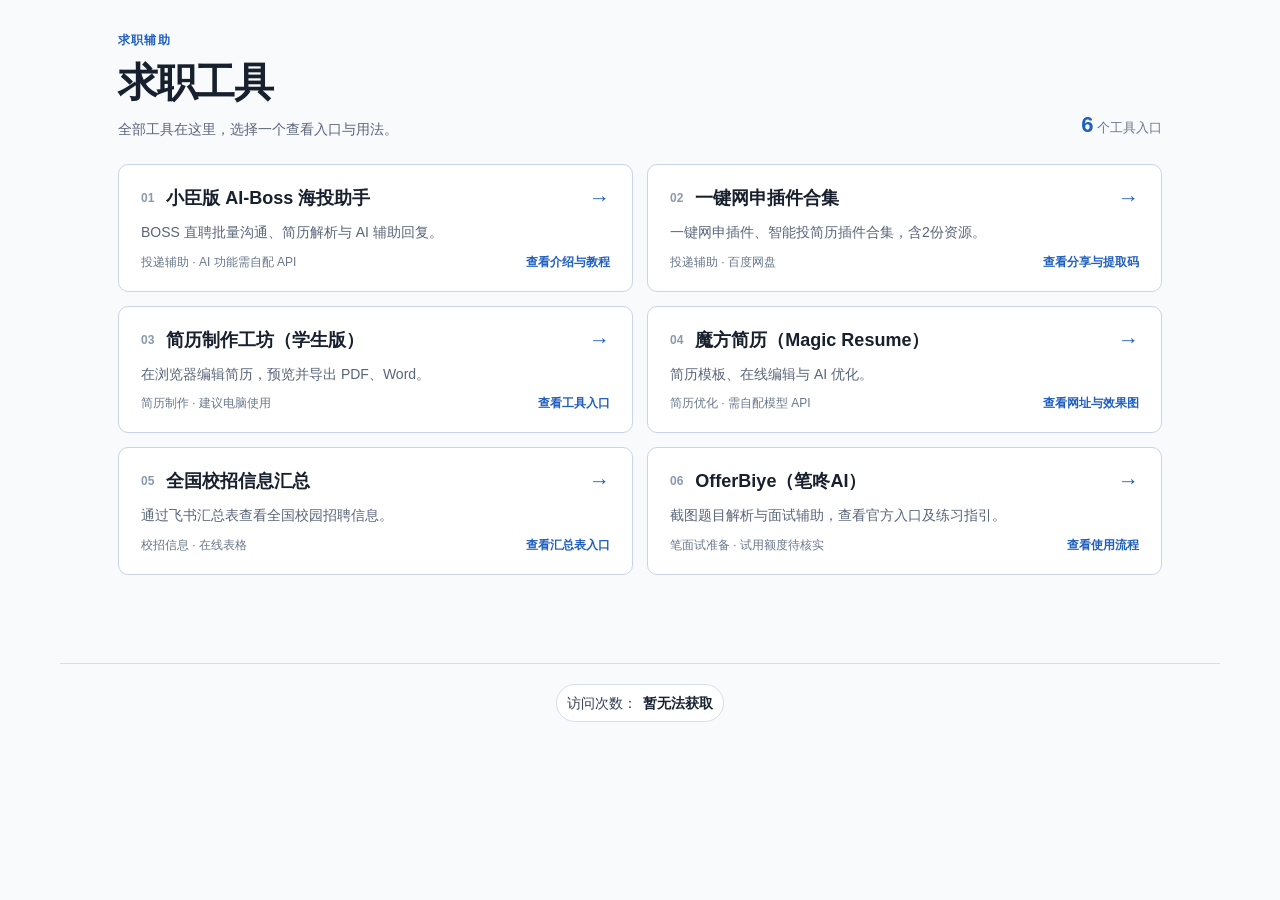
<file: job-tools.html>
<!doctype html>
<html lang="zh-CN">
<head>
  <meta charset="utf-8">
  <meta name="viewport" content="width=device-width,initial-scale=1">
  <title>求职工具｜电气学院就业日历</title>
  <link rel="stylesheet" href="./visit-counter.css">
  <script defer src="./visit-counter.js"></script>
  <style>
    :root{font-family:"Noto Sans SC","Microsoft YaHei",sans-serif;color:#17202c;background:#f8fafc}
    *{box-sizing:border-box}body{margin:0}main{width:min(1100px,100%);margin:auto;padding:32px 28px 64px}[hidden]{display:none!important}
    .page-heading{display:flex;justify-content:space-between;align-items:flex-end;gap:24px;margin-bottom:22px}.eyebrow{margin:0 0 8px;color:#1f5fbf;font-size:12px;font-weight:700;letter-spacing:.1em}h1{margin:0;font-size:clamp(30px,4vw,40px);line-height:1.25;letter-spacing:-.035em}.lead{margin:10px 0 0;color:#596579;font-size:14px;line-height:1.8}.overview-count{margin:0 0 4px;color:#68778b;font-size:13px;white-space:nowrap}.overview-count strong{color:#1f5fbf;font-size:22px;font-variant-numeric:tabular-nums}
    .tool-overview{display:grid;grid-template-columns:repeat(2,minmax(0,1fr));gap:14px;scroll-margin-top:20px}.tool-entry{display:flex;flex-direction:column;align-items:stretch;gap:10px;min-width:0;padding:20px 22px;border:1px solid #c9d5e5;border-radius:10px;background:#fff;color:#17202c;font:inherit;text-align:left;cursor:pointer;transition:border-color .18s,background .18s,transform .18s}.tool-entry:hover{border-color:#1f5fbf;background:#f3f7fe}.tool-entry:active{transform:translateY(1px)}.tool-entry[aria-expanded="true"]{border-color:#1f5fbf;background:#edf4ff;box-shadow:inset 3px 0 #1f5fbf}.entry-heading{display:flex;align-items:center;gap:12px}.entry-number{color:#8a99ae;font-size:12px;font-weight:600;font-variant-numeric:tabular-nums}.entry-title{flex:1;font-size:18px;font-weight:700;line-height:1.45}.entry-arrow{color:#1f5fbf;font-size:21px}.entry-description{color:#596579;font-size:14px;line-height:1.6}.entry-footer{display:flex;justify-content:space-between;align-items:center;gap:12px;color:#1f5fbf;font-size:12px;font-weight:600}.entry-type{color:#68778b;font-weight:400}.tool-entry:focus-visible,.resource-link:focus-visible,.back-overview:focus-visible{outline:3px solid rgba(31,95,191,.28);outline-offset:3px}
    .tool-details{margin-top:28px;padding:26px 28px 30px;border:1px solid #dce3ec;border-radius:12px;background:#fff;scroll-margin-top:18px}.details-heading{display:flex;align-items:center;justify-content:space-between;gap:16px;margin-bottom:24px;padding-bottom:16px;border-bottom:1px solid #e2e8f0}.details-heading h2{margin:0;color:#68778b;font-size:13px;font-weight:500}.back-overview{min-height:40px;padding:8px 12px;border:1px solid #b9c9dc;border-radius:6px;background:#f8fbff;color:#1f5fbf;font:inherit;font-size:13px;font-weight:600;cursor:pointer}.back-overview:hover{background:#edf4ff}[data-tool-panel] h2{margin:0 0 18px;font-size:24px;line-height:1.5}.share-text{overflow-wrap:anywhere;margin:0;padding:18px;border-radius:8px;background:#f3f6fa;color:#26364b;font:15px/1.9 ui-monospace,Consolas,monospace;white-space:pre-wrap}
    .actions{display:flex;align-items:center;gap:16px;margin-top:22px;flex-wrap:wrap}.copy{padding:11px 20px;border:1px solid #1f5fbf;border-radius:7px;background:#1f5fbf;color:#fff;font-family:inherit;font-size:15px;font-weight:700;cursor:pointer}
    .copy:hover{background:#184e9f}.copy:focus-visible{outline:3px solid rgba(31,95,191,.25);outline-offset:2px}.status{min-height:24px;color:#596579;font-size:14px}
    figure{margin:24px 0 0}.file-preview img,.magic-image{display:block;width:100%;height:auto;border:1px solid #e2e8f0;border-radius:8px}.file-preview figcaption,figure figcaption{margin-top:8px;color:#68778b;font-size:13px}
    .resource-card h3{margin:0 0 8px;font-size:19px}.resource-card p{margin:8px 0;color:#596579;line-height:1.85}
    .resource-link{display:inline-flex;align-items:center;min-height:42px;margin-top:8px;padding:9px 14px;border:1px solid #1f5fbf;border-radius:7px;color:#1f5fbf;font-weight:700;text-decoration:none}.resource-link:hover{background:#f0f6ff}
    .magic-gallery{display:grid;grid-template-columns:1fr;gap:16px;margin-top:20px}.magic-gallery figure{margin:0}.magic-gallery .intro-image{max-height:720px;object-fit:contain;object-position:top;background:#f7f8fa}
    .boss-helper h2{line-height:1.5}.tool-features,.usage-steps{padding-left:24px;color:#46566d;line-height:1.85}.tool-features li+li{margin-top:6px}.usage-guide{margin-top:22px;border:1px solid #dce3ec;border-radius:8px;overflow:hidden}.usage-guide summary{padding:15px 16px;background:#f3f6fa;color:#1f5fbf;font-weight:700;cursor:pointer;line-height:1.6}.usage-guide summary:focus-visible{outline:3px solid rgba(31,95,191,.28);outline-offset:-3px}.usage-content{padding:4px 18px 18px;overflow-wrap:anywhere}.usage-steps li{padding-left:3px}.usage-steps li+li{margin-top:18px}.usage-steps strong{display:block;color:#17202c}.usage-note{margin:18px 0;padding:14px 16px;border-left:3px solid #b86b16;border-radius:4px;background:#fff7e8;color:#654417;line-height:1.8}.usage-note p{color:inherit}.boss-helper .actions{gap:10px;margin-top:14px}.boss-helper .resource-link{margin-top:0}.boss-helper h3{margin-top:22px}.boss-helper .source-note{margin-top:20px;font-size:13px}.usage-content a{color:#1f5fbf}
    @media(max-width:600px){main{padding:22px 16px 44px}.page-heading{gap:12px;margin-bottom:18px}.eyebrow{display:none}h1{font-size:28px}.lead{margin-top:6px;font-size:12px}.overview-count{font-size:11px}.overview-count strong{font-size:18px}.tool-overview{gap:9px}.tool-entry{gap:6px;padding:12px}.entry-heading{align-items:flex-start}.entry-title{min-height:41px;font-size:14px}.entry-description{min-height:36px;font-size:12px;line-height:1.5}.entry-footer{flex-direction:column;align-items:flex-start;gap:3px;font-size:11px;line-height:1.5}.entry-type{font-size:10px}.entry-number,.entry-arrow{display:none}.tool-details{margin-top:22px;padding:18px 16px 24px}.details-heading{margin-bottom:20px}[data-tool-panel] h2{font-size:21px}.share-text{font-size:13px}.usage-content{padding:4px 12px 16px}}
    @media(prefers-reduced-motion:reduce){.tool-entry{transition:none}}
  </style>
</head>
<body>
  <main>
    <header class="page-heading">
      <div><p class="eyebrow">求职辅助</p><h1>求职工具</h1><p class="lead">全部工具在这里，选择一个查看入口与用法。</p></div>
      <p class="overview-count"><strong>6</strong> 个工具入口</p>
    </header>
    <section class="tool-overview" id="tool-overview" aria-label="全部求职工具">
      <button class="tool-entry" type="button" data-tool-target="panel-boss" aria-controls="panel-boss" aria-expanded="false">
        <span class="entry-heading"><span class="entry-number">01</span><span class="entry-title">小臣版 AI-Boss 海投助手</span><span class="entry-arrow" aria-hidden="true">→</span></span>
        <span class="entry-description">BOSS 直聘批量沟通、简历解析与 AI 辅助回复。</span>
        <span class="entry-footer"><span class="entry-type">投递辅助 · AI 功能需自配 API</span><span>查看介绍与教程</span></span>
      </button>
      <button class="tool-entry" type="button" data-tool-target="panel-baidu" aria-controls="panel-baidu" aria-expanded="false">
        <span class="entry-heading"><span class="entry-number">02</span><span class="entry-title">一键网申插件合集</span><span class="entry-arrow" aria-hidden="true">→</span></span>
        <span class="entry-description">一键网申插件、智能投简历插件合集，含2份资源。</span>
        <span class="entry-footer"><span class="entry-type">投递辅助 · 百度网盘</span><span>查看分享与提取码</span></span>
      </button>
      <button class="tool-entry" type="button" data-tool-target="panel-workshop" aria-controls="panel-workshop" aria-expanded="false">
        <span class="entry-heading"><span class="entry-number">03</span><span class="entry-title">简历制作工坊（学生版）</span><span class="entry-arrow" aria-hidden="true">→</span></span>
        <span class="entry-description">在浏览器编辑简历，预览并导出 PDF、Word。</span>
        <span class="entry-footer"><span class="entry-type">简历制作 · 建议电脑使用</span><span>查看工具入口</span></span>
      </button>
      <button class="tool-entry" type="button" data-tool-target="panel-magic" aria-controls="panel-magic" aria-expanded="false">
        <span class="entry-heading"><span class="entry-number">04</span><span class="entry-title">魔方简历（Magic Resume）</span><span class="entry-arrow" aria-hidden="true">→</span></span>
        <span class="entry-description">简历模板、在线编辑与 AI 优化。</span>
        <span class="entry-footer"><span class="entry-type">简历优化 · 需自配模型 API</span><span>查看网址与效果图</span></span>
      </button>
      <button class="tool-entry" type="button" data-tool-target="panel-campus" aria-controls="panel-campus" aria-expanded="false">
        <span class="entry-heading"><span class="entry-number">05</span><span class="entry-title">全国校招信息汇总</span><span class="entry-arrow" aria-hidden="true">→</span></span>
        <span class="entry-description">通过飞书汇总表查看全国校园招聘信息。</span>
        <span class="entry-footer"><span class="entry-type">校招信息 · 在线表格</span><span>查看汇总表入口</span></span>
      </button>
      <button class="tool-entry" type="button" data-tool-target="panel-offerbiye" aria-controls="panel-offerbiye" aria-expanded="false">
        <span class="entry-heading"><span class="entry-number">06</span><span class="entry-title">OfferBiye（笔咚AI）</span><span class="entry-arrow" aria-hidden="true">→</span></span>
        <span class="entry-description">截图题目解析与面试辅助，查看官方入口及练习指引。</span>
        <span class="entry-footer"><span class="entry-type">笔面试准备 · 试用额度待核实</span><span>查看使用流程</span></span>
      </button>
    </section>
    <section class="tool-details" id="tool-details" aria-labelledby="details-label" hidden>
      <div class="details-heading"><h2 id="details-label" tabindex="-1">工具详情</h2><button class="back-overview" type="button" id="back-overview">返回全部工具 ↑</button></div>
      <div id="panel-boss" data-tool-panel hidden>
        <article class="resource-card boss-helper" id="boss-helper" aria-labelledby="boss-helper-title">
          <h2 id="boss-helper-title">小臣版 AI-Boss 海投助手</h2>
          <p>面向 BOSS 直聘网页版的求职辅助脚本，可批量发起沟通、筛选岗位，并通过 AI 解析简历、生成招呼语和回复 HR。</p>
          <p><strong>使用准备：</strong>电脑端 Chrome 或 Edge、本人 BOSS 直聘账号、油猴或脚本猫；使用 AI 功能还需自行配置模型 API，费用以所选服务商为准。</p>
          <ul class="tool-features">
            <li>按职位关键词、城市等条件批量沟通，支持多城市轮询。</li>
            <li>筛选 HR 活跃状态、排除猎头，并记录已联系岗位以减少重复操作。</li>
            <li>上传 PDF、Word、TXT 简历，生成自我介绍；可按需设置自动聊天、附件或图片简历发送。</li>
          </ul>
          <div class="actions">
            <a class="resource-link" href="https://github.com/DYxiaochen/AI-BossJob" target="_blank" rel="noopener noreferrer">项目说明与下载 ↗</a>
            <a class="resource-link" href="https://github.com/DYxiaochen/AI-BossJob/blob/main/Boss_helper.js" target="_blank" rel="noopener noreferrer">打开脚本代码 ↗</a>
          </div>
          <aside class="usage-note" aria-label="使用前提醒">
            <strong>使用前请先修改 AI 角色：</strong>当前 GitHub 版默认提示词包含编造经历、证书等要求。请用下方真实信息提示词替换并保存，再使用 AI。首次使用建议保持自动聊天、自动发送简历关闭，先检查招呼语和实际联系对象。
          </aside>
          <details class="usage-guide" id="boss-usage">
            <summary>查看安装与使用步骤（首次使用请展开）</summary>
            <div class="usage-content">
              <ol class="usage-steps">
                <li><strong>安装脚本管理器</strong>用电脑浏览器打开 <a href="https://www.tampermonkey.net/" target="_blank" rel="noopener noreferrer">Tampermonkey（油猴）官网</a>或 <a href="https://scriptcat.org/zh-CN/" target="_blank" rel="noopener noreferrer">ScriptCat（脚本猫）官网</a>，通过对应浏览器扩展商店安装其中一个。</li>
                <li><strong>添加海投助手脚本</strong>点击上方“打开脚本代码”，在 GitHub 文件页点击 Raw（原始文件）查看完整代码并复制。打开油猴或脚本猫的管理面板，选择“添加新脚本”，删除编辑器自带模板，粘贴完整代码，按 Ctrl+S 保存，并确认脚本已启用。</li>
                <li><strong>确认脚本可以运行</strong>允许脚本管理器访问 BOSS 直聘网站；如油猴提示未获执行权限，按其提示开启“允许用户脚本”或开发者模式，具体可查看<a href="https://www.tampermonkey.net/faq.php?q=Q209" target="_blank" rel="noopener noreferrer">官方权限说明</a>。随后刷新 BOSS 页面。</li>
                <li><strong>登录 BOSS 直聘并打开职位列表</strong>用本人账号进入 <a href="https://www.zhipin.com/web/geek/jobs" target="_blank" rel="noopener noreferrer">BOSS 直聘职位列表</a>，完成登录和正常搜索，确认右侧出现助手面板。按项目说明，在 BOSS 设置中开启打招呼功能。</li>
                <li><strong>配置 AI，并替换默认角色</strong>在助手中点击“AI配置”，选择自己使用的模型服务商，填写 API Key、API URL 和模型名称。在“AI角色设定（系统提示词）”中粘贴下方真实信息提示词，保存后重新打开检查，再测试连接。API Key 只填写在自己的助手配置里，不要发给他人或粘贴到聊天消息中。</li>
                <li><strong>上传简历并核对内容</strong>进入“插件设置”，上传 PDF、Word 或 TXT 简历（文件小于 10MB）。先检查提取后的文字，再点击“AI分析简历”；若扫描版 PDF 无法识别，改为粘贴可编辑的简历文字。逐条核对生成的招呼语，删除不符合本人情况的描述。</li>
                <li><strong>填写筛选条件，小范围试用</strong>例如“职位名包含”填“嵌入式,电子工程师”，“工作地包含”填“福州,厦门”，多个词用逗号分隔；按需设置 HR 活跃状态和猎头过滤。先人工确认岗位专业、学历、应届身份等要求，点击“启动海投”，检查最初几次沟通是否符合预期；需要暂停时点击“停止海投”。</li>
                <li><strong>按需使用自动聊天和简历发送</strong>批量沟通与智能聊天是不同模式。确认简历、AI角色和回复结果可靠后，再决定是否在聊天页使用“开始智能聊天”或开启自动发送简历。这些功能会实际联系 HR、发送消息或简历，请持续留意沟通内容，并亲自确认薪资、到岗时间等重要事项。</li>
              </ol>
              <h3>可复制的真实信息提示词</h3>
              <pre class="share-text" id="boss-ai-prompt">你是求职沟通助手。只能根据我提供的真实简历和已确认信息回答。不得编造或夸大专业、学历、成绩、实习、项目、证书、技能和工作经验；简历中没有的信息请明确说明“需要本人确认”。不得替我承诺薪资、到岗时间、出差安排或接受录用。回复应简洁、礼貌；遇到重要条件、个人敏感信息或不确定事项，提示由本人继续沟通。</pre>
              <div class="actions">
                <button class="copy" type="button" data-copy-target="boss-ai-prompt" data-copy-status="boss-copy-status" data-copy-success="已复制，请粘贴到助手的 AI角色设定中并保存。">复制真实信息提示词</button>
                <span class="status" id="boss-copy-status" role="status" aria-live="polite"></span>
              </div>
              <p>当前版本连接硅基流动时，不会将“AI角色设定”作为系统消息传入；使用该配置时建议保持自动聊天关闭。其他配置下，替换提示词也不能保证 AI 永不出错，关键沟通仍需本人核对。调用 AI 时，相关简历文本及对话可能发送到你配置的模型服务商，请先去除不必要的个人敏感信息。</p>
              <h3>常见问题</h3>
              <p><strong>页面没有助手面板：</strong>确认在电脑浏览器的 BOSS 职位列表页，脚本已启用且有网站访问、用户脚本执行权限，再刷新页面。</p>
              <p><strong>AI 分析失败：</strong>检查 API Key、接口地址、模型名及服务额度，并检查简历文字是否提取完整。网页中的普通聊天账号不等同于 API Key。</p>
              <p><strong>运行异常或出现验证：</strong>点击“停止海投”，按平台正常流程处理；投递数量和频率以当前账号及平台规则为准。</p>
            </div>
          </details>
          <p class="source-note">说明依据：<a href="https://github.com/DYxiaochen/AI-BossJob/blob/main/README.md" target="_blank" rel="noopener noreferrer">项目 README</a>与 GitHub V2.0.0.0 源码，整理于2026年10月26日。第三方开源工具，功能兼容性以项目更新为准；本网站未登录求职账号验证实际投递效果。</p>
        </article>
      </div>
      <div id="panel-baidu" data-tool-panel hidden>
        <h2>百度网盘：一键网申插件等2个文件</h2>
        <pre class="share-text" id="share-text">通过百度网盘分享的文件：一键网申插件等2个文件
链接:https://pan.baidu.com/s/1fTSlIlI8SqwI4DWJA-foNw
提取码:k7qa
复制这段内容打开「百度网盘APP 即可获取」</pre>
        <div class="actions">
          <button class="copy" id="copy" type="button" data-copy-target="share-text" data-copy-status="status" data-copy-success="已复制，可打开百度网盘 APP 粘贴获取。">复制分享信息</button>
          <span class="status" id="status" role="status" aria-live="polite"></span>
        </div>
        <figure class="file-preview">
          <img src="./images/job-tools-baidu-share.jpg" loading="lazy" alt="百度网盘文件列表，显示一键网申插件和智能投简历插件合集">
          <figcaption>百度网盘分享文件列表</figcaption>
        </figure>
      </div>
      <div id="panel-workshop" data-tool-panel hidden>
        <article class="resource-card">
          <h2>简历制作工坊（学生版）</h2>
          <p>本地浏览器编辑简历，可预览并导出 PDF、Word。建议使用电脑端 Chrome 或 Edge；简历内容保存在当前浏览器中。</p>
          <a class="resource-link" href="./resume-workshop/" target="_blank" rel="noopener noreferrer">打开简历制作工坊 ↗</a>
        </article>
      </div>
      <div id="panel-magic" data-tool-panel hidden>
        <article class="resource-card">
          <h2>魔方简历（Magic Resume）</h2>
          <p>AI 驱动的简历编辑与模板工具；使用前需要自行配置模型 API。</p>
          <a class="resource-link" href="https://magicv.art/" target="_blank" rel="noopener noreferrer">访问魔方简历 ↗</a>
          <div class="magic-gallery">
            <figure>
              <img class="magic-image intro-image" src="./images/magic-resume-introduction.png" loading="lazy" alt="魔方简历项目介绍及功能说明">
              <figcaption>项目介绍与功能</figcaption>
            </figure>
            <figure>
              <img class="magic-image" src="./images/magic-resume-preview.png" loading="lazy" alt="魔方简历编辑界面与多种简历模板效果">
              <figcaption>简历编辑器与模板效果</figcaption>
            </figure>
          </div>
        </article>
      </div>
      <div id="panel-campus" data-tool-panel hidden>
        <h2>全国校招信息汇总</h2>
        <p class="lead">打开校招信息汇总表：</p>
        <a class="resource-link" href="https://wcn5yiabqbxh.feishu.cn/base/FBysbrfNWa22l7s6a2scDsfEnTf?table=tblPA2KMUBFbcATH&amp;view=vewYfpcGgF" target="_blank" rel="noopener noreferrer">查看全国校招信息 ↗</a>
      </div>
      <div id="panel-offerbiye" data-tool-panel hidden>
        <article class="resource-card" aria-labelledby="offerbiye-title">
          <h2 id="offerbiye-title">OfferBiye（笔咚AI）</h2>
          <p>第三方 AI 笔试与面试辅助产品。官网公开介绍包括截图题目解析、图形推理、数理逻辑、言语理解及数据结构与算法等题型，并提供电脑客户端和手机、平板端入口。本页按日常刷题和模拟面试的准备场景介绍使用流程。</p>
          <div class="actions">
            <a class="resource-link" href="https://www.offerbiye.com/" target="_blank" rel="noopener noreferrer">打开 OfferBiye 官网 ↗</a>
            <a class="resource-link" href="https://h5.offerbiye.com/" target="_blank" rel="noopener noreferrer">手机 / 平板入口 ↗</a>
            <a class="resource-link" href="https://www.offerbiye.com/login?redirect=%2Fdashboard%2Fpackages" target="_blank" rel="noopener noreferrer">登录查看试用与套餐 ↗</a>
          </div>
          <aside class="usage-note" aria-label="试用与收费说明">
            <strong>有免费试用入口，不代表永久免费。</strong>目前未核实免费次数或时长、有效期、适用功能及套餐金额。请登录官网核对后再决定是否付费；本页不承诺任何免费额度或答题正确率。
          </aside>
          <details class="usage-guide" id="offerbiye-usage" open>
            <summary>新手使用流程：登录、试用与练习</summary>
            <div class="usage-content">
              <ol class="usage-steps">
                <li><strong>打开官方入口，使用本人账号登录</strong>电脑点击上方官网入口，手机或平板可点击 H5 入口。进入登录页后，按当前提供的微信扫码、手机号验证码或账号密码方式操作；注册及验证由本人完成。</li>
                <li><strong>先看试用范围和扣费规则</strong>点击“登录查看试用与套餐”，检查账户是否有可用试用额度，以及额度用于笔试还是面试、按次还是按时长计算、何时到期。未显示或不清楚的项目，先向官网客服确认，不要把“免费试用”理解为所有功能免费。</li>
                <li><strong>阅读官网教程，选择设备与功能</strong>回到官网查看“使用教程”，选择需要体验的笔试或面试辅助入口。若所选功能要求安装客户端，只从官网客户端下载入口获取对应系统版本；手机与电脑是否需要配合使用，按官方当前教程操作。</li>
                <li><strong>用一道练习题试用笔试解析</strong>选一道允许自行练习的旧题或公开题目，按官方教程截图或提交题目，检查文字、图形和选项是否识别完整，再查看生成的答案与步骤。先与可靠题解对照，确认是否真正理解解法，并观察本次消耗的额度。</li>
                <li><strong>先做短时间模拟面试</strong>进入面试辅助入口，先用自我介绍、项目经历等练习题测试。如当前界面提供简历、题库、语音或设备设置，只按提示提供练习所需材料和权限，核对识别内容和回答建议是否符合本人真实经历。实时语音、简历定制等具体能力尚未由本站实测，不应仅凭宣传认定可用。</li>
                <li><strong>核对与复盘，再决定是否继续使用</strong>不直接照读或照抄 AI 答案；记录易错题和表达问题，用自己的话重新作答。使用后查看剩余额度，结束录音或屏幕采集，退出账号；确认功能、费用和数据处理方式符合需求后，再决定是否购买套餐。</li>
              </ol>
              <h3>使用前还需知道</h3>
              <p><strong>用于练习与准备：</strong>正式招聘测评、笔试或面试是否允许使用辅助工具，应遵守主办方的要求。</p>
              <p><strong>保护个人材料：</strong>如需上传简历，先去除身份证号、家庭住址等非必要敏感信息；涉及录音或屏幕采集时，先了解内容会上传到哪里、保存多久，并取得必要的同意。</p>
              <p><strong>页面打不开或入口变化：</strong>先核对域名是否为 offerbiye.com；遇到访问故障、登录后无额度或找不到对应入口，请查看官方说明或联系官网客服，勿从陌生人处购买账号或安装包。</p>
              <p><strong>核实范围：</strong>以上是依据公开产品介绍和登录入口整理的上手指引，未登录账号测试客户端、账号内按钮或真实效果；功能名称、设备支持、操作界面及费用以官方当前页面为准。</p>
            </div>
          </details>
          <p class="source-note">来源：<a href="https://www.offerbiye.com/" target="_blank" rel="noopener noreferrer">OfferBiye 官网公开介绍</a>、<a href="https://www.offerbiye.com/login?redirect=%2Fdashboard%2Fpackages" target="_blank" rel="noopener noreferrer">官方登录与套餐入口</a>；整理于2026年10月26日。官网部分页面当前访问不稳定，未将搜索摘要当作完整教程或已验证功能。</p>
        </article>
      </div>
    </section>
  </main>
  <footer class="site-visit-footer"><span class="visit-counter" aria-live="polite">访问次数：<strong class="visit-count-value" id="visitCount">统计中</strong></span></footer>
  <script>
    const entries = [...document.querySelectorAll('[data-tool-target]')];
    const panels = [...document.querySelectorAll('[data-tool-panel]')];
    const details = document.getElementById('tool-details');
    const overview = document.getElementById('tool-overview');
    const scrollBehavior = matchMedia('(prefers-reduced-motion: reduce)').matches ? 'auto' : 'smooth';
    let selectedEntry = null;
    entries.forEach((entry) => {
      entry.addEventListener('click', () => {
        selectedEntry = entry;
        entries.forEach((item) => item.setAttribute('aria-expanded', String(item === entry)));
        panels.forEach((panel) => { panel.hidden = panel.id !== entry.dataset.toolTarget; });
        details.hidden = false;
        document.getElementById('details-label').focus({preventScroll: true});
        details.scrollIntoView({behavior: scrollBehavior, block: 'start'});
      });
    });
    document.getElementById('back-overview').addEventListener('click', () => {
      details.hidden = true;
      panels.forEach((panel) => { panel.hidden = true; });
      entries.forEach((entry) => entry.setAttribute('aria-expanded', 'false'));
      selectedEntry.focus({preventScroll: true});
      overview.scrollIntoView({behavior: scrollBehavior, block: 'start'});
    });
    document.querySelectorAll('[data-copy-target]').forEach((copyButton) => {
      copyButton.addEventListener('click', async () => {
        const shareText = document.getElementById(copyButton.dataset.copyTarget).textContent;
        const status = document.getElementById(copyButton.dataset.copyStatus);
        try {
          if (navigator.clipboard?.writeText) {
            await navigator.clipboard.writeText(shareText);
          } else {
            const field = document.createElement('textarea');
            field.value = shareText;
            field.style.position = 'fixed';
            field.style.opacity = '0';
            document.body.append(field);
            field.select();
            const copied = document.execCommand('copy');
            field.remove();
            if (!copied) throw new Error('copy failed');
          }
          status.textContent = copyButton.dataset.copySuccess;
        } catch {
          status.textContent = '复制失败，请长按上方文字手动复制。';
        }
      });
    });
  </script>
</body>
</html>
</file>
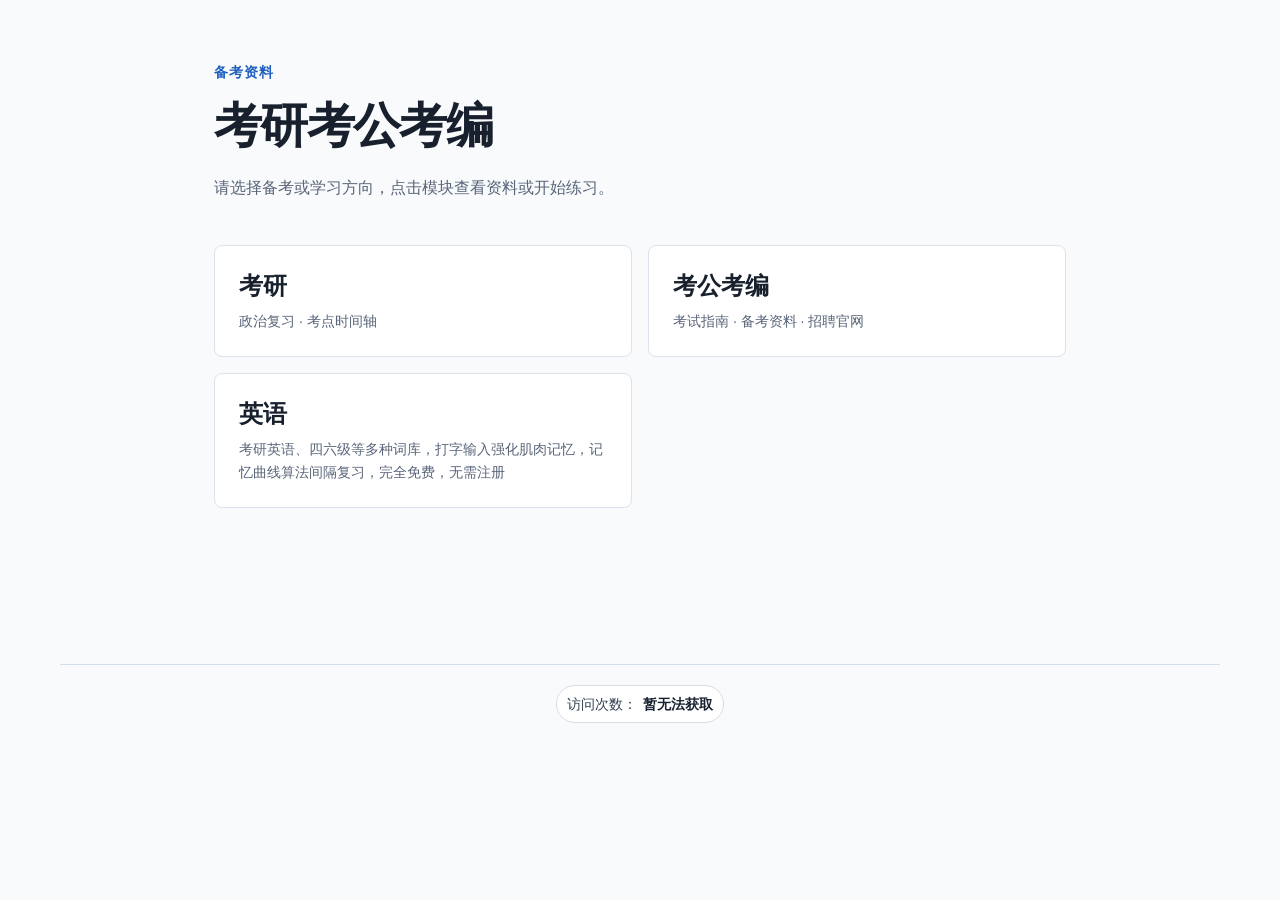
<file: public-exams.html>
<!doctype html>
<html lang="zh-CN">
<head>
  <meta charset="utf-8">
  <meta name="viewport" content="width=device-width,initial-scale=1">
  <title>考研考公考编｜电气学院就业日历</title>
  <link rel="stylesheet" href="./visit-counter.css">
  <script defer src="./visit-counter.js"></script>
  <style>
    :root{font-family:"Noto Sans SC","Microsoft YaHei",sans-serif;color:#17202c;background:#f8fafc}
    *{box-sizing:border-box}body{margin:0}main{width:min(900px,100%);margin:auto;padding:64px 24px 96px}
    .eyebrow{margin:0 0 12px;color:#1f5fbf;font-size:14px;font-weight:700;letter-spacing:.08em}h1{margin:0;font-size:clamp(32px,5vw,48px);letter-spacing:-.035em}
    .lead{margin:16px 0 42px;color:#596579;line-height:1.8}ol{list-style:none;padding:0;margin:0;border-top:1px solid #dce3ec}
    li{border-bottom:1px solid #dce3ec}a{display:flex;align-items:center;gap:20px;padding:24px 4px;color:inherit;text-decoration:none;line-height:1.6}
    a:hover,a:focus-visible{color:#1f5fbf;background:#f0f5fc}a:focus-visible{outline:2px solid #1f5fbf;outline-offset:-2px}
    .number{min-width:34px;color:#1f5fbf;font-size:14px;font-weight:700}.title{flex:1;font-size:18px;font-weight:600}.arrow{color:#1f5fbf;font-size:22px}
    .modules{display:grid;grid-template-columns:repeat(2,minmax(0,1fr));gap:16px;margin-bottom:36px}
    .module{display:block;padding:24px;text-align:left;border:1px solid #dce3ec;border-radius:8px;background:#fff;color:inherit;font:inherit;cursor:pointer}
    .module:hover,.module[aria-expanded="true"]{border-color:#1f5fbf;background:#f0f5fc}.module:focus-visible{outline:2px solid #1f5fbf;outline-offset:3px}
    .module-name{display:block;margin-bottom:8px;font-size:24px;font-weight:700}.module-desc{color:#596579;font-size:14px;line-height:1.6}
    h2{margin:0;font-size:26px}.module-content .lead{margin:12px 0 24px}
    @media(max-width:600px){.modules{grid-template-columns:1fr;gap:12px}.module{padding:20px}}
    @media(max-width:600px){main{padding:36px 18px 64px}.lead{margin-bottom:24px}a{gap:10px;padding:20px 0}.title{font-size:16px}}
  </style>
</head>
<body>
  <main>
    <p class="eyebrow">备考资料</p>
    <h1>考研考公考编</h1>
    <p class="lead">请选择备考或学习方向，点击模块查看资料或开始练习。</p>
    <div class="modules" aria-label="备考方向">
      <button class="module" type="button" aria-expanded="false" aria-controls="postgraduate">
        <span class="module-name">考研</span><span class="module-desc">政治复习 · 考点时间轴</span>
      </button>
      <button class="module" type="button" aria-expanded="false" aria-controls="civil-service">
        <span class="module-name">考公考编</span><span class="module-desc">考试指南 · 备考资料 · 招聘官网</span>
      </button>
      <a class="module" href="https://typewords.cc/" target="_blank" rel="noopener noreferrer" aria-label="英语：打开 TypeWords 在线练习（新窗口）">
        <span class="module-name">英语</span><span class="module-desc">考研英语、四六级等多种词库，打字输入强化肌肉记忆，记忆曲线算法间隔复习，完全免费，无需注册</span>
      </a>
    </div>
    <section class="module-content" id="postgraduate" aria-labelledby="postgraduate-title" hidden>
      <h2 id="postgraduate-title">考研</h2>
      <p class="lead">点击标题打开考研政治学习页面。</p>
      <ol>
        <li><a href="./postgraduate/history-timeline.html" target="_blank" rel="noopener noreferrer"><span class="number">01</span><span class="title">史纲 · 毛中特 · 马原 时间轴</span><span class="arrow" aria-hidden="true">↗</span></a></li>
      </ol>
    </section>
    <section class="module-content" id="civil-service" aria-labelledby="civil-service-title" hidden>
      <h2 id="civil-service-title">考公考编</h2>
      <p class="lead">以下资料由腾讯文档提供，点击标题即可打开原文。</p>
      <ol>
      <li><a href="https://docs.qq.com/doc/DZkRvU1JTbWRKcVdE" target="_blank" rel="noopener noreferrer"><span class="number">01</span><span class="title">5大类公职岗位考试上岸时间轴</span><span class="arrow" aria-hidden="true">↗</span></a></li>
      <li><a href="https://docs.qq.com/doc/DZkF1eVh1QWxVQVNQ" target="_blank" rel="noopener noreferrer"><span class="number">02</span><span class="title">体制内上岸的38次机会</span><span class="arrow" aria-hidden="true">↗</span></a></li>
      <li><a href="https://docs.qq.com/doc/DZmhQdW5hY1ZmZ1Zt" target="_blank" rel="noopener noreferrer"><span class="number">03</span><span class="title">国考及各省公务员考情分析（题量、题型、特色、卷子分类）</span><span class="arrow" aria-hidden="true">↗</span></a></li>
      <li><a href="https://docs.qq.com/doc/DZkhtcGx4Y2VBUGF5" target="_blank" rel="noopener noreferrer"><span class="number">04</span><span class="title">全国最新事业单位考情分析（联考 vs 非联考）</span><span class="arrow" aria-hidden="true">↗</span></a></li>
      <li><a href="https://docs.qq.com/doc/DZnZqY09MWm5TdWdx" target="_blank" rel="noopener noreferrer"><span class="number">05</span><span class="title">公考资料库（公务员、事业单位、军队文职、央国企）</span><span class="arrow" aria-hidden="true">↗</span></a></li>
      <li><a href="https://docs.qq.com/sheet/DS2JaTEduQXBVcEdL?tab=vz36mb" target="_blank" rel="noopener noreferrer"><span class="number">06</span><span class="title">公职招聘官网汇总（央国企+招聘平台、国务院央企、国资委央企、全国公务员+事业单位官网）</span><span class="arrow" aria-hidden="true">↗</span></a></li>
      </ol>
    </section>
  </main>
  <footer class="site-visit-footer"><span class="visit-counter" aria-live="polite">访问次数：<strong class="visit-count-value" id="visitCount">统计中</strong></span></footer>
  <script>
    const modules=[...document.querySelectorAll('button.module')];
    modules.forEach((button)=>button.addEventListener('click',()=>{
      modules.forEach((item)=>{
        const selected=item===button;
        item.setAttribute('aria-expanded',String(selected));
        document.getElementById(item.getAttribute('aria-controls')).hidden=!selected;
      });
    }));
  </script>
</body>
</html>
</file>
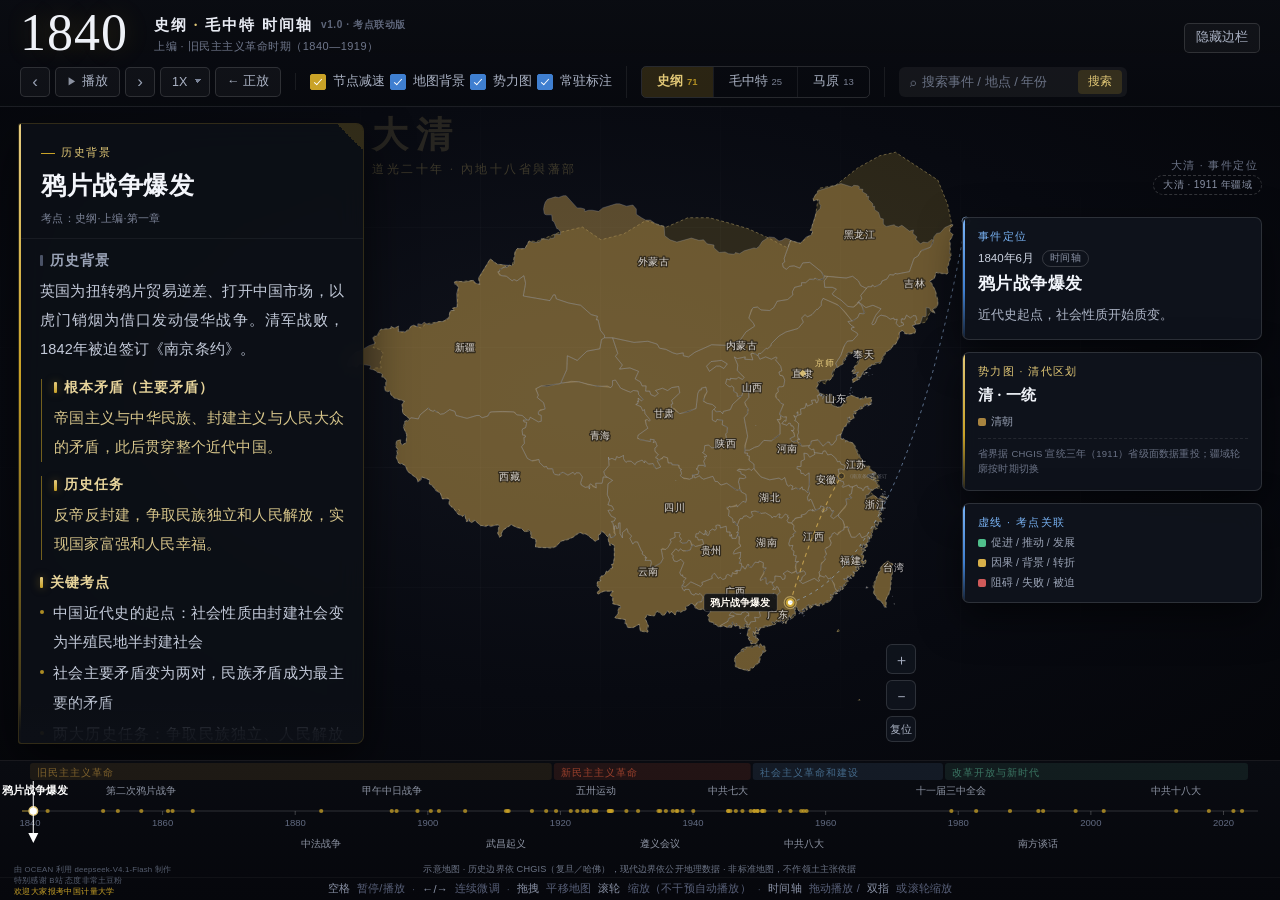
<file: postgraduate/history-timeline.html>
<!DOCTYPE html>
<html lang="zh-CN">
<head>
<meta charset="utf-8">
<meta name="viewport" content="width=device-width,initial-scale=1">
<title>史纲 · 毛中特 · 马原 时间轴（iPad）</title>
<style>
:root{
  --bg:#06070c; --bg2:#0a0c14; --panel:rgba(13,16,23,.90); --card:rgba(16,20,29,.92);
  --line:rgba(255,255,255,.075); --line2:rgba(255,255,255,.13);
  --gold:#c9a227; --gold2:#e2c877; --blue:#3f7fd0; --blue2:#79b3f5; --red:#c0504d;
  --txt:#dde2ec; --txt2:#aab2c4; --mut:#6f778b;
  --serif:"Songti SC","Noto Serif SC","Source Han Serif SC",SimSun,serif;
  --sans:"PingFang SC","Microsoft YaHei","Hiragino Sans GB",sans-serif;
}
*{box-sizing:border-box;margin:0;padding:0}
html,body{height:100%}
body{background:var(--bg);color:var(--txt);font-family:var(--sans);overflow:hidden;
  -webkit-font-smoothing:antialiased;user-select:none;-webkit-user-select:none}
.pbody{user-select:text;-webkit-user-select:text}
svg text{user-select:none;-webkit-user-select:none;pointer-events:none}
#tl text{pointer-events:auto}
#app{height:100vh;height:100dvh;display:flex;flex-direction:column;min-width:0}

/* ============ 顶部 ============ */
#hud{flex:0 0 auto;padding:10px 20px 8px;border-bottom:1px solid var(--line);
  background:linear-gradient(180deg,rgba(10,12,18,.98),rgba(8,10,15,.86));position:relative;z-index:30}
.row1{display:flex;align-items:flex-end;gap:16px}
#bigYear{font-family:"Times New Roman",var(--serif);font-size:46px;line-height:.9;
  letter-spacing:1px;color:#eef1f7;font-variant-numeric:tabular-nums;min-width:118px;
  text-shadow:0 0 24px rgba(201,162,39,.22)}
.brand{padding-bottom:3px}
.brand h1{font-family:var(--serif);font-size:15px;font-weight:600;letter-spacing:2px;color:#e8ebf3}
.brand h1 em{font-style:normal;color:var(--gold2)}
.brand h1 span{font-family:var(--sans);font-size:10px;color:#5f677b;letter-spacing:.6px;margin-left:8px;vertical-align:2px}
.brand .sub{font-size:11px;color:var(--mut);margin-top:4px;letter-spacing:.5px}
.row1 .right{margin-left:auto;display:flex;gap:8px;padding-bottom:4px}

.row2{display:flex;align-items:center;gap:14px;margin-top:9px;flex-wrap:wrap}
.grp{display:flex;align-items:center;gap:5px}
.grp+.grp{padding-left:14px;border-left:1px solid var(--line)}
.btn{display:inline-flex;align-items:center;gap:5px;height:26px;padding:0 10px;border-radius:5px;
  border:1px solid var(--line2);background:rgba(255,255,255,.035);color:var(--txt2);
  font-size:12px;cursor:pointer;transition:.18s;white-space:nowrap;font-family:var(--sans)}
.btn:hover{background:rgba(255,255,255,.09);color:#fff;border-color:rgba(255,255,255,.25)}
.btn.on{background:rgba(201,162,39,.16);border-color:rgba(201,162,39,.55);color:var(--gold2)}
.btn.blue.on{background:rgba(63,127,208,.18);border-color:rgba(63,127,208,.6);color:var(--blue2)}
.btn i{font-style:normal;font-size:10px;opacity:.8}
.btn.nav{width:26px;padding:0;justify-content:center;font-size:15px;line-height:1;color:#9aa3b6}
.btn.nav:hover{color:#fff}
select.btn{appearance:none;padding-right:20px;background-image:linear-gradient(45deg,transparent 50%,#798296 50%),linear-gradient(135deg,#798296 50%,transparent 50%);
  background-position:calc(100% - 11px) 11px,calc(100% - 7px) 11px;background-size:4px 4px,4px 4px;background-repeat:no-repeat}
.chk{display:inline-flex;align-items:center;gap:6px;font-size:12px;color:var(--txt2);cursor:pointer;user-select:none}
.chk input{display:none}
.chk b{width:13px;height:13px;border-radius:2px;border:1px solid rgba(255,255,255,.28);
  background:rgba(255,255,255,.05);display:inline-block;position:relative;transition:.15s}
.chk input:checked+b{background:var(--blue);border-color:var(--blue)}
.chk input:checked+b::after{content:"";position:absolute;left:4px;top:1px;width:3px;height:7px;
  border:1.6px solid #fff;border-top:0;border-left:0;transform:rotate(42deg)}
.chk:hover{color:#fff}
.chk.gold input:checked+b{background:var(--gold);border-color:var(--gold)}
.tabs{display:flex;gap:0;border:1px solid var(--line2);border-radius:5px;overflow:hidden}
.tabs button{height:26px;padding:0 13px;border:0;background:transparent;color:var(--txt2);
  font-size:12px;cursor:pointer;font-family:var(--sans);transition:.16s}
.tabs button+button{border-left:1px solid var(--line)}
.tabs button.on{background:rgba(201,162,39,.18);color:var(--gold2);font-weight:600}
.tabs button i{font-style:normal;font-size:9.5px;color:#7a8194;margin-left:4px;
  font-variant-numeric:tabular-nums}
.tabs button.on i{color:#c9a227;opacity:.85}
.srch{display:flex;align-items:center;gap:6px;height:30px;padding:0 4px 0 10px;border-radius:6px;
  background:rgba(255,255,255,.05);border:1px solid transparent;transition:.15s}
.srch .ico{color:#6f7789;font-size:12px;line-height:1}
.srch input{width:150px;border:0;background:transparent;color:var(--txt);font-size:13px;
  outline:none;font-family:var(--sans)}
.srch button{height:24px;padding:0 10px;border:0;border-radius:4px;cursor:pointer;
  background:rgba(201,162,39,.18);color:#e2c877;font-size:12px;font-family:var(--sans)}
.srch button:active{background:rgba(201,162,39,.32)}
.srch input::placeholder{color:#6a7285}
.srch input::-webkit-search-cancel-button{display:none}
.srch:focus-within{background:rgba(255,255,255,.08);border-color:rgba(201,162,39,.45)}
.srch.hit{border-color:rgba(201,162,39,.85);background:rgba(201,162,39,.12)}
.srch.miss{border-color:rgba(200,80,80,.8);animation:shake .32s}
@keyframes shake{0%,100%{transform:translateX(0)}25%{transform:translateX(-3px)}75%{transform:translateX(3px)}}
.years{display:flex;gap:4px}
.years button{height:24px;padding:0 8px;border-radius:4px;border:1px solid transparent;
  background:transparent;color:#8b93a6;font-size:11.5px;cursor:pointer;font-variant-numeric:tabular-nums}
.years button:hover{background:rgba(255,255,255,.07);color:#fff}

/* ============ 舞台 ============ */
#stage{position:relative;flex:1 1 auto;overflow:hidden;
  background:radial-gradient(ellipse at 46% 44%,#10131c 0%,#080a11 58%,#05060a 100%)}
#stage::before{content:"";position:absolute;inset:0;pointer-events:none;
  background-image:linear-gradient(rgba(255,255,255,.028) 1px,transparent 1px),
                   linear-gradient(90deg,rgba(255,255,255,.028) 1px,transparent 1px);
  background-size:120px 120px;mask-image:radial-gradient(ellipse at 46% 46%,#000 20%,transparent 78%);
  transition:opacity .3s}
#stage.nobg::before{opacity:0}
#map{position:absolute;inset:0;width:100%;height:100%;cursor:grab;touch-action:none}
#map.grabbing{cursor:grabbing}
#fx{position:absolute;inset:0;width:100%;height:100%;pointer-events:none}

/* 地图 */
.pv{stroke:rgba(150,168,200,.20);stroke-width:1;vector-effect:non-scaling-stroke;
  transition:stroke .3s;fill:#141824}
/* 欧洲底图 */
.wc{fill:#182030;stroke:rgba(150,168,200,.30);stroke-width:.8;vector-effect:non-scaling-stroke;
  transition:fill .3s}
.wc:hover{fill:#1e2839}
.plabel{fill:#d7dcea;font-size:10px;font-family:var(--sans);text-anchor:middle;pointer-events:none;paint-order:stroke;stroke:rgba(6,8,14,.62);stroke-width:2.6px;stroke-linejoin:round;
  transition:opacity .3s;letter-spacing:.5px}
.ghost{opacity:.55}
.ghost circle{fill:#0d1017;stroke-width:1.4}
.ghost text{font-size:9px;fill:#98a1b4;font-family:var(--sans)}

.mk-ring{fill:none;stroke:var(--gold2);stroke-width:1.2;opacity:.55;
  animation:pulse 2.4s cubic-bezier(.4,0,.6,1) infinite}
@keyframes pulse{0%{r:6;opacity:.7}70%{r:22;opacity:0}100%{r:22;opacity:0}}
.mk-dot{fill:#fff;stroke:var(--gold);stroke-width:2}
.mk-tag{fill:rgba(10,13,20,.86);stroke:rgba(255,255,255,.16);stroke-width:1}
.mk-txt{fill:#f2f5fb;font-size:10px;font-family:var(--sans);font-weight:600}

/* ============ 左侧面板 ============ */
#panel{position:absolute;left:18px;top:16px;bottom:16px;width:clamp(310px,25.4vw,406px);
  background:var(--panel);backdrop-filter:blur(14px);border:1px solid rgba(201,162,39,.20);
  border-radius:3px 8px 8px 3px;box-shadow:0 18px 48px rgba(0,0,0,.62);
  display:flex;flex-direction:column;overflow:hidden;z-index:12;transition:transform .32s,opacity .32s}
#panel::before{content:"";position:absolute;left:0;top:0;bottom:0;width:2px;
  background:linear-gradient(180deg,#e6cc80,#c9a227 40%,rgba(201,162,39,.18))}
#panel::after{content:"";position:absolute;right:0;top:0;width:26px;height:26px;
  background:linear-gradient(225deg,rgba(201,162,39,.20) 0 50%,transparent 50%)}

#stamp{position:absolute;left:434px;top:10px;z-index:8;pointer-events:none;
  font-family:var(--serif);color:rgba(226,200,119,.14);user-select:none}
#stamp b{display:block;font-size:44px;font-weight:600;line-height:1.05;letter-spacing:8px}
#stamp span{display:block;font-size:11.5px;letter-spacing:2.5px;margin-top:7px;color:rgba(226,200,119,.24)}
@media (max-width:1520px){#stamp{left:372px}#stamp b{font-size:36px}}
#panel.hide{transform:translateX(-118%);opacity:0}
.pfade{position:absolute;left:0;right:0;bottom:0;height:42px;pointer-events:none;
  background:linear-gradient(180deg,rgba(12,15,22,0) 0%,rgba(12,15,22,.94) 72%);
  border-radius:0 0 8px 3px;transition:opacity .25s}
#panel.atEnd .pfade{opacity:0}
.phead{padding:16px 20px 12px 22px;border-bottom:1px solid rgba(255,255,255,.055)}
.ptag{display:inline-flex;align-items:center;gap:6px;font-size:10.5px;letter-spacing:1.6px;
  color:var(--gold2);margin-bottom:9px}
.ptag::before{content:"";width:14px;height:1px;background:var(--gold)}
.ptitle{font-family:var(--serif);font-size:24px;font-weight:600;line-height:1.34;color:#f3f5fa;letter-spacing:.5px}
.psub{font-size:11px;color:#7c8498;margin-top:8px;letter-spacing:.3px}
.pbody{padding:13px 19px 18px 21px;overflow-y:auto;flex:1}
.pbody::-webkit-scrollbar{width:4px}
.pbody::-webkit-scrollbar-thumb{background:rgba(201,162,39,.35);border-radius:2px}
.sec{margin-bottom:14px}
.sec h3{font-family:var(--serif);font-size:13px;font-weight:600;color:#e7d49b;
  letter-spacing:1px;margin-bottom:7px;display:flex;align-items:center;gap:7px}
.sec h3::before{content:"";width:3px;height:11px;background:linear-gradient(180deg,#e6cc80,var(--gold));
  border-radius:1px;box-shadow:0 0 8px rgba(201,162,39,.5)}
.sec.plain h3{color:#9aa3b6}
.sec.plain h3::before{background:#4a5266;box-shadow:none}
.sec p{font-size:13px;line-height:1.9;color:#c3cad9;text-align:justify;letter-spacing:.2px}
.sec.quote{border-left:1px solid rgba(201,162,39,.55);padding-left:12px;margin-left:1px}
.sec.quote p{color:#d8c68b}
.sec ul{list-style:none}
.sec li{position:relative;padding-left:13px;font-size:13px;line-height:1.9;color:#c3cad9;
  margin-bottom:2px;text-align:justify}
.sec li::before{content:"";position:absolute;left:0;top:11px;width:4px;height:4px;border-radius:50%;
  background:var(--gold);opacity:.85}
.sec li em{font-style:normal;color:#e6cc80}
.sec.ex h3{color:#8db8ee}
.sec.ex h3::before{background:linear-gradient(180deg,#79b3f5,#3f7fd0);box-shadow:0 0 8px rgba(63,127,208,.45)}
.sec.ex li::before{background:#4f8fd8;width:5px;height:5px;border-radius:1px;top:9px}
.sec.mem{margin-bottom:6px}
.sec.mem h3{color:#c9b371}
.sec.kjsec h3{color:#8a7a45}
.sec.kjsec h3::before{background:var(--gold);box-shadow:none}
.sec.kjsec p{font-size:15px;letter-spacing:1.5px;color:#e2c877;line-height:1.7;
  font-family:var(--serif);font-weight:600}
.sec.chain h3{color:#9aa3b6}
.sec.chain h3::before{background:#586174;box-shadow:none}
.chain{display:flex;flex-direction:column;gap:5px}
.chain .row{display:flex;align-items:center;gap:6px;font-size:12.5px;line-height:1.6}
.chain .dot{width:5px;height:5px;border-radius:50%;background:#586174;flex:0 0 auto}
.chain .dot.cur{background:var(--gold);box-shadow:0 0 0 3px rgba(201,162,39,.16)}
.chain .txt{color:#8d94a6}
.chain .txt.cur{color:#e2c877;font-weight:600}
.chain .arw{color:#4b5263;font-size:11px;padding-left:11px}
.chain .lnk{margin-top:4px;font-size:11.5px;color:#6f778b;line-height:1.7}
.chain .lnk b{color:#9aa3b6;font-weight:500}
.sec.mem p{background:rgba(201,162,39,.09);border:1px solid rgba(201,162,39,.24);
  border-radius:6px;padding:9px 11px;color:#e2c877;font-size:12.8px;line-height:1.8}

/* ============ 右侧卡片 ============ */
#rcards{position:absolute;right:18px;top:52px;width:330px;display:flex;flex-direction:column;
  gap:12px;z-index:12;transition:transform .32s,opacity .32s}
#rcards.hide{transform:translateX(125%);opacity:0}
.eyebrow{font-size:10.5px;color:#6b7387;letter-spacing:1.4px;text-align:right;padding-right:4px}
.chiprow{display:flex;justify-content:flex-end;gap:6px;margin-top:2px}
.chip{font-size:10px;color:#8a92a6;border:1px dashed rgba(255,255,255,.18);border-radius:99px;
  padding:2px 9px;letter-spacing:.4px}
.card{background:var(--card);backdrop-filter:blur(12px);border:1px solid var(--line2);
  border-radius:7px;box-shadow:0 14px 40px rgba(0,0,0,.55);position:relative;overflow:hidden}
.card::before{content:"";position:absolute;left:0;top:0;bottom:0;width:2px;
  background:linear-gradient(180deg,var(--blue2),var(--blue) 60%,rgba(63,127,208,.15))}
.card.gold::before{background:linear-gradient(180deg,var(--gold2),var(--gold) 60%,rgba(201,162,39,.15))}
.card .in{padding:13px 15px 14px 17px}
.ctag{font-size:10.5px;letter-spacing:1.4px;color:var(--blue2);margin-bottom:6px}
.card.gold .ctag{color:var(--gold2)}
.cdate{display:flex;align-items:center;gap:8px;font-size:12px;color:#cdd4e2;
  font-variant-numeric:tabular-nums;margin-bottom:5px}
.cdate .pill{font-size:9.5px;color:#8a92a6;border:1px solid rgba(255,255,255,.16);
  border-radius:99px;padding:1px 7px;letter-spacing:.4px}
.ctitle{font-family:var(--serif);font-size:19px;font-weight:600;color:#f2f5fb;line-height:1.4;
  letter-spacing:.4px;margin-bottom:7px}
.cdesc{font-size:12.5px;line-height:1.8;color:#aeb6c8;text-align:justify}
.leg{display:flex;flex-wrap:wrap;gap:5px 12px;margin-top:9px}
.leg i{display:inline-flex;align-items:center;gap:5px;font-style:normal;font-size:10.5px;color:#9aa3b6}
.leg i::before{content:"";width:8px;height:8px;border-radius:2px;background:var(--c)}
.leg i.index::before{border-radius:50%;background:transparent;border:1.5px solid var(--c)}
.fnote{font-size:9.5px;color:#6b7387;margin-top:9px;letter-spacing:.2px;line-height:1.65;
  border-top:1px dashed rgba(255,255,255,.09);padding-top:7px}

#zoom{position:absolute;right:364px;bottom:18px;display:flex;flex-direction:column;gap:6px;
  align-items:flex-end;z-index:14}
#zoom button{width:30px;height:30px;border-radius:6px;border:1px solid var(--line2);
  background:rgba(16,20,29,.9);color:#aab2c4;font-size:15px;cursor:pointer;line-height:1;
  transition:.16s}
#zoom button:hover{background:rgba(255,255,255,.12);color:#fff}
#zoom button.r{font-size:11px;width:30px;height:26px;letter-spacing:.5px}

/* ============ 时间轴 ============ */
#foot{flex:0 0 140px;border-top:1px solid var(--line);position:relative;z-index:20;
  background:linear-gradient(180deg,#090b11,#06070c)}
#credit{position:absolute;left:14px;bottom:3px;z-index:3;pointer-events:none;
  padding:0;font-size:7.8px;line-height:1.42;color:#565e6f;letter-spacing:.2px}
#credit .hi{color:#c9a227;letter-spacing:.4px}
#thint{display:none}
#disc{height:16px;display:flex;align-items:center;justify-content:center;gap:14px;padding:0 16px}
#disc .dtext{font-size:9.2px;color:#6c7486;letter-spacing:.15px;white-space:nowrap;
  overflow:hidden;text-overflow:ellipsis;min-width:0}
#disc .dstat{flex:0 0 auto;display:none;align-items:center;font-size:9.2px;color:#6f778b}
#disc .dstat.on{display:inline-flex}
#disc .dstat b{color:#c9a227;font-weight:600;font-variant-numeric:tabular-nums;margin:0 3px}
#disc .dstat i{font-style:normal}
#tlwrap{overflow:hidden;touch-action:none}
#tl{width:100%;height:100px;display:block;cursor:pointer;touch-action:none}
#hint{height:22px;display:flex;align-items:center;justify-content:center;padding:0 16px;gap:7px;
  font-size:10.5px;color:#59617a;letter-spacing:.3px;border-top:1px solid rgba(255,255,255,.04)}
#hint b{color:#8a92a6;font-weight:500}
#hint span{color:#3f465a}
.tl-year{fill:#616a80;font-size:9.5px;font-family:var(--sans);font-variant-numeric:tabular-nums}
.tl-era{fill:#7d6a37;font-size:10px;font-family:var(--serif);letter-spacing:2px}
.tl-ev{fill:#aeb6c8;font-size:10px;font-family:var(--sans)}
.tl-ev.on{fill:#fff;font-weight:600}
.dot{transition:.2s}

/* 提示浮层 */
#tip{position:fixed;pointer-events:none;z-index:99;background:rgba(12,15,22,.96);
  border:1px solid rgba(255,255,255,.14);border-radius:5px;padding:5px 9px;font-size:11.5px;
  color:#dfe3ec;opacity:0;transition:opacity .14s;max-width:240px;line-height:1.5}
#tip .d{display:block;color:#7c8498;font-size:10px;margin-top:2px}
@media (max-width:1520px){
  #panel{width:346px}
  #rcards{width:300px}
  .ptitle{font-size:21px}
  .ctitle{font-size:17px}
  .cdesc{font-size:12px}
  .cdate{font-size:11.5px}
  .card .in{padding:12px 13px 13px 15px}
}


/* ===== 平板 / 窄屏 ===== */
@media (max-width:1199px){
  #panel{width:300px}
  #rcards{width:266px;top:46px;max-height:calc(100% - 74px);overflow-y:auto;overscroll-behavior:contain}
  #rcards::-webkit-scrollbar{width:3px}
  #rcards::-webkit-scrollbar-thumb{background:rgba(255,255,255,.16);border-radius:2px}
  .row2{flex-wrap:nowrap;overflow-x:auto;padding-bottom:2px;scrollbar-width:none}
  .row2::-webkit-scrollbar{display:none}
  .grp{flex:0 0 auto}
  .chk,.tabs button,.years button{white-space:nowrap}
  .ptitle{font-size:20px}
  .ctitle{font-size:16px}
  #stamp{left:326px}
  #stamp b{font-size:34px}
  #zoom{right:292px}
  .sec p,.sec li{font-size:12.5px}
}
@media (max-width:899px){
  body{overflow:auto}
  #app{height:auto;min-height:100dvh;display:block}
  #stage{display:block;height:auto}
  #stage::before{display:none}
  #map{position:relative;height:42vh;min-height:290px;width:100%}
  #fx{display:none}
  #zoom{display:none}
  .grp{flex:0 0 auto}
  .chk,.tabs button,.years button{white-space:nowrap}
  .tabs,.years{flex:0 0 auto}
  #hud{position:sticky;top:0;z-index:40;padding:8px 12px 7px}
  #bigYear{font-size:30px;min-width:80px}
  .brand h1{font-size:12.5px;letter-spacing:1px}
  .brand h1 span{display:none}
  .brand .sub{font-size:10px;margin-top:3px}
  .row1 .right{display:none}
  .row2{gap:8px;margin-top:7px;overflow-x:auto;flex-wrap:nowrap;padding-bottom:2px;scrollbar-width:none}
  .row2::-webkit-scrollbar{display:none}
  .grp+.grp{padding-left:9px}
  .btn{height:24px;padding:0 8px;font-size:11px}
  .chk{font-size:11px;gap:4px}
  .tabs button{height:24px;padding:0 10px;font-size:11px}
  .srch input{width:104px;font-size:12.5px}
  .srch{height:34px}
  #panel{position:relative;left:auto;top:auto;bottom:auto;margin:10px 12px 148px;
    width:auto;max-height:none;border-radius:8px;transform:none!important;opacity:1!important}
  #panel.hide{display:none}
  #rcards{display:none}
  #zoom{right:12px;bottom:12px}
  #stamp{left:auto;right:10px;top:6px;text-align:right;opacity:.75}
  #stamp b{font-size:20px;letter-spacing:3px}
  #stamp span{display:none}
  #foot{flex:0 0 auto;position:sticky;bottom:0;z-index:30}
  #tl{height:96px;touch-action:none}
  #hint{display:none}
  #thint{display:flex;align-items:center;justify-content:center;height:18px;
    font-size:8.5px;color:#5f6779;letter-spacing:.3px}
  #thint b{color:#c9a227;font-weight:500;margin-right:4px}
  #credit{position:static;font-size:7.6px;line-height:1.35;padding:2px 10px 4px;letter-spacing:0;
    background:none}
  #disc{justify-content:center;padding:0 10px}
  #disc{height:20px;gap:8px;padding:0 10px;line-height:1.3}
  #disc .dtext{font-size:8px;letter-spacing:0}
  #disc .dstat{font-size:8px}
  .pbody{max-height:none}
}

#boot{position:fixed;inset:0;z-index:200;background:#06070c;display:flex;flex-direction:column;
  align-items:center;justify-content:center;gap:10px;transition:opacity .4s}
#boot.done{opacity:0;pointer-events:none}
#boot .b1{font-family:var(--serif);font-size:20px;color:#e2c877;letter-spacing:3px}
#boot .b2{font-size:12px;color:#6f778b}
#boot.err .b1{color:#e07a7a}
#nsbox{position:fixed;inset:0;z-index:300;background:#0a0c14;color:#dfe3ec;padding:12vh 8vw;
  font-family:-apple-system,"PingFang SC",sans-serif;line-height:2}
#nsbox h2{font-size:22px;margin-bottom:18px;color:#e2c877}
#nsbox p{font-size:15px;margin-bottom:12px;color:#c3cad9}
#nsbox b{color:#fff}

/* ==== iPad 专用：触摸尺寸与阅读字号 ==== */
body.ipad{-webkit-text-size-adjust:100%;-webkit-overflow-scrolling:touch;overscroll-behavior-y:contain}
body.ipad .btn{height:30px;padding:0 11px;font-size:12.5px;touch-action:manipulation}
body.ipad .btn.nav{width:30px;font-size:17px}
body.ipad .chk{font-size:12.5px;gap:7px;touch-action:manipulation}
body.ipad .chk b{width:16px;height:16px}
body.ipad .chk input:checked+b::after{left:5px;top:2px}
body.ipad .tabs button{height:30px;padding:0 15px;font-size:12.5px}
body.ipad .years button{height:28px;font-size:12.5px;padding:0 9px}
body.ipad #bigYear{font-size:52px}
body.ipad .ptitle{font-size:25px}
body.ipad .sec h3{font-size:13.5px}
body.ipad .sec p,body.ipad .sec li{font-size:14.5px;line-height:2.02}
body.ipad .cdesc{font-size:12.8px}
body.ipad .pbody{-webkit-overflow-scrolling:touch;overscroll-behavior:contain}
body.ipad #hint{font-size:11px;letter-spacing:.2px}
@media (max-width:899px){
  body.ipad #map{height:40vh;min-height:280px}
  body.ipad .sec p,body.ipad .sec li{font-size:15px;line-height:2.1}
  body.ipad .ptitle{font-size:27px}
  body.ipad #bigYear{font-size:34px}
}
</style>
</head>
<body class="ipad">
<div id="boot"><div class="b1">正在加载…</div><div class="b2">如果一直停在这里，请用 Safari 打开本文件</div></div>
<noscript>
  <div id="nsbox">
    <h2>这个页面需要 JavaScript</h2>
    <p>当前打开方式（文件预览 / 微信预览 / 第三方阅读器）没有执行脚本，所以只看到文字。</p>
    <p>正确打开方式：<b>文件 App → 长按这个 html → 共享 → 用 Safari 打开</b>；或在 Safari 地址栏输入文件地址。</p>
    <p>Mac / Windows 上双击用浏览器打开即可。</p>
  </div>
</noscript>
<div id="app">
  <header id="hud">
    <div class="row1">
      <div id="bigYear">1840</div>
      <div class="brand">
        <h1>史纲 <em>·</em> 毛中特 时间轴<span>v1.0 · 考点联动版</span></h1>
        <div class="sub" id="subline">上编 · 旧民主主义革命时期（1840—1919）</div>
      </div>
      <div class="right">
        <button class="btn" id="btnSide">隐藏边栏</button>
      </div>
    </div>
    <div class="row2">
      <div class="grp">
        <button class="btn nav" id="btnPrev" title="上一个考点（←）">‹</button>
        <button class="btn" id="btnPlay"><i>▶</i><span>播放</span></button>
        <button class="btn nav" id="btnNext" title="下一个考点（→）">›</button>
        <select class="btn" id="selSpeed">
          <option value="0.5">0.5X</option>
          <option value="1" selected>1X</option>
          <option value="2">2X</option>
          <option value="4">4X</option>
        </select>
        <button class="btn" id="btnDir">← 正放</button>
      </div>
      <div class="grp">
        <label class="chk gold"><input type="checkbox" id="ckSlow" checked><b></b>节点减速</label>
        <label class="chk"><input type="checkbox" id="ckBase" checked><b></b>地图背景</label>
        <label class="chk"><input type="checkbox" id="ckFaction" checked><b></b>势力图</label>
        <label class="chk"><input type="checkbox" id="ckLabel" checked><b></b>常驻标注</label>
      </div>
      <div class="grp"><div class="tabs" id="tabs">
        <button data-tr="史纲" class="on">史纲</button>
        <button data-tr="毛中特">毛中特</button>
        <button data-tr="马原">马原</button>
      </div></div>
      <div class="grp"><div class="srch" id="srch">
        <span class="ico">⌕</span>
        <input id="q" type="search" placeholder="搜索事件 / 地点 / 年份" autocomplete="off" enterkeyhint="search">
        <button id="qgo" type="button">搜索</button>
      </div></div>
    </div>
  </header>

  <main id="stage">
    <svg id="map" xmlns="http://www.w3.org/2000/svg">
      <g id="world">
        <g id="terr"></g>
        <g id="land"></g>
        <g id="shade"></g>
        <g id="plabels"></g>
        <g id="links"></g>
        <g id="ghosts"></g>
        <g id="marker"></g>
      </g>
    </svg>
    <svg id="fx" xmlns="http://www.w3.org/2000/svg"></svg>
    <div id="stamp"><b>大清</b><span>咸豐六年 · 內地十八省與藩部</span></div>

    <aside id="panel">
      <div class="phead">
        <div class="ptag" id="pTag">历史背景</div>
        <div class="ptitle" id="pTitle">第二次鸦片战争</div>
        <div class="psub" id="pSub">考点：史纲 · 上编 · 第一章</div>
      </div>
      <div class="pbody" id="pBody">
        <div class="sec plain"><h3 id="hBg">历史背景</h3><p id="pBg"></p></div>
        <div class="sec quote"><h3 id="hCo">根本矛盾（主要矛盾）</h3><p id="pCo"></p></div>
        <div class="sec quote" id="secTask"><h3 id="hTa">历史任务</h3><p id="pTa"></p></div>
        <div class="sec kjsec" id="secKj" style="display:none"><h3>会议口诀</h3><p id="pKj"></p></div>
        <div class="sec"><h3 id="hKey">关键考点</h3><ul id="pKey"></ul></div>
        <div class="sec chain" id="secChain">
          <h3>时间链 · 因果</h3>
          <div class="chain" id="pChain"></div>
        </div>
        <div class="sec ex"><h3 id="hEx">考点展开 · 易混辨析</h3><ul id="pEx"></ul></div>
        <div class="sec mem"><h3>记忆锚点</h3><p id="pMem"></p></div>
      </div>
      <div class="pfade" id="pFade"></div>
    </aside>

    <div id="rcards">
      <div>
        <div class="eyebrow" id="eyebrow">中国 · 事件定位</div>
        <div class="chiprow"><span class="chip" id="chipEra">清 · 1911 年省界</span></div>
      </div>
      <div class="card" style="margin-top:10px">
        <div class="in">
          <div class="ctag">事件定位</div>
          <div class="cdate"><span id="cDate">1856年10月23日</span><span class="pill">时间轴</span></div>
          <div class="ctitle" id="cTitle">第二次鸦片战争</div>
          <div class="cdesc" id="cDesc"></div>
        </div>
      </div>
      <div class="card gold">
        <div class="in">
          <div class="ctag" id="fTag">势力图 · 清代区划</div>
          <div class="ctitle" style="font-size:15px;margin-bottom:2px" id="fName">清朝 · 太平天国</div>
          <div class="leg" id="fLeg"></div>
          <div class="fnote" id="fNote"></div>
        </div>
      </div>
      <div class="card" id="cardLink">
        <div class="in" style="padding-bottom:12px">
          <div class="ctag">虚线 · 考点关联</div>
          <div class="leg" style="flex-direction:column;align-items:flex-start;gap:6px;margin-top:4px">
            <i style="--c:#4fbf8b">促进 / 推动 / 发展</i>
            <i style="--c:#d8b04a">因果 / 背景 / 转折</i>
            <i style="--c:#d05a5a">阻碍 / 失败 / 被迫</i>
          </div>
        </div>
      </div>
    </div>
    <div id="zoom">
      <button id="zin">＋</button>
      <button id="zout">－</button>
      <button id="zrst" class="r">复位</button>
    </div>
  </main>

  <footer id="foot">
    <div id="tlwrap"><svg id="tl" xmlns="http://www.w3.org/2000/svg"></svg></div>
    <div id="credit">
      <div>由 OCEAN 利用 deepseek-V4.1-Flash 制作</div>
      <div>特别感谢 B站 态度非常土豆粉</div>
      <div class="hi">欢迎大家报考中国计量大学</div>
    </div>
    <div id="thint">双指捏合 · 缩放时间轴与地图</div>
    <div id="disc">
      <span class="dtext">示意地图 · 历史边界依 CHGIS（复旦／哈佛），现代边界依公开地理数据 · 非标准地图，不作领土主张依据</span>
      <span class="dstat" id="dstat"><i>访问</i><b id="busuanzi_value_site_pv">–</b><i>· 访客</i><b id="busuanzi_value_site_uv">–</b></span>
    </div>
    <div id="hint">
      <b>空格</b> 暂停/播放 <span>·</span> <b>←/→</b> 连续微调
      <span>·</span> <b>拖拽</b> 平移地图 <b>滚轮</b> 缩放（不干预自动播放）
      <span>·</span> <b>时间轴</b> 拖动播放 / <b>双指</b>或滚轮缩放
    </div>
  </footer>
</div>
<div id="tip"></div>
<script>
/* ============ 数据 ============ */
const GEO = {"W":1000.0,"H":862.6,"provs":[{"n":"北京","c":[741,327],"d":"M756,310L758,307L749,307L742,300L738,304L740,307L728,314L733,320L724,327L726,335L730,337L739,335L743,338L744,334L749,334L751,329L748,324L757,319L754,312L756,310Z"},{"n":"天津","c":[757,344],"d":"M766,336L769,332L764,332L760,325L764,321L758,317L754,322L755,332L751,331L749,334L752,345L750,353L760,357L766,354L766,350L769,349L772,339L762,338L766,336ZM767,337L766,336L767,337L767,337Z"},{"n":"河北","c":[713,374],"d":"M758,308L754,315L764,321L760,324L764,332L769,332L767,337L780,346L781,340L787,340L793,333L796,320L801,318L794,305L788,306L780,301L786,288L770,290L766,281L769,278L767,273L764,274L757,261L743,268L742,278L734,279L731,284L726,281L716,291L711,291L710,279L704,279L699,287L700,294L694,296L697,300L694,304L704,320L708,320L698,329L707,333L710,338L710,347L708,350L702,349L698,353L699,359L695,364L695,370L700,372L707,384L702,396L702,403L697,408L704,415L725,420L728,416L733,418L734,414L730,409L737,401L741,388L745,387L746,382L748,384L754,374L765,373L773,360L770,360L766,354L760,357L750,353L752,345L749,333L744,334L743,338L739,335L731,338L726,335L724,327L733,320L728,314L740,307L738,304L742,300L749,307L758,308ZM755,322L748,324L751,331L755,332L755,322ZM767,337L763,336L767,337ZM786,340L786,340L786,341L786,340Z"},{"n":"山西","c":[678,382],"d":"M644,460L665,454L670,448L674,448L674,443L687,443L702,432L702,415L697,407L702,403L702,396L707,384L700,372L695,370L695,365L699,359L698,353L709,348L710,338L707,332L700,331L699,327L708,320L704,320L700,312L699,317L691,322L682,322L678,327L670,326L664,341L657,341L655,346L651,347L653,349L648,370L641,376L647,391L641,404L646,436L640,454L644,460Z"},{"n":"内蒙古","c":[658,313],"d":"M413,266L422,293L418,297L418,298L429,311L429,319L435,315L437,319L440,315L441,317L442,318L443,313L458,313L461,318L460,328L447,336L460,342L464,349L470,349L472,360L475,359L477,358L478,364L486,367L492,362L488,357L499,353L508,357L514,352L527,350L529,361L515,374L517,380L514,381L514,382L515,386L529,397L557,388L560,362L571,351L575,351L578,359L570,376L582,379L598,391L608,390L611,389L611,381L614,384L616,381L613,377L615,372L630,355L629,351L635,351L634,347L642,351L650,343L650,348L654,346L657,341L664,341L670,326L678,327L682,322L690,322L699,317L694,296L700,294L699,287L704,279L710,279L711,291L716,291L726,281L731,284L734,279L742,278L743,268L757,261L764,274L767,273L769,278L766,281L771,290L785,289L788,282L782,268L786,263L792,266L799,277L803,267L817,256L823,256L826,249L833,248L833,244L840,246L846,242L846,238L851,237L852,231L845,227L848,223L843,211L837,204L825,212L818,198L820,189L814,180L809,180L811,173L818,177L821,174L825,178L826,169L831,164L827,157L836,153L835,149L830,147L832,150L827,154L822,146L815,141L838,109L842,119L844,117L843,95L849,92L845,71L853,50L836,37L834,44L828,48L817,47L807,51L799,35L800,31L790,26L787,32L776,27L784,15L778,10L769,12L759,26L760,30L770,29L772,38L771,43L764,50L754,81L757,81L758,85L737,103L720,98L709,129L710,135L710,135L706,138L713,148L718,143L726,142L736,146L741,137L753,136L773,152L778,163L770,166L762,163L745,171L739,171L739,176L727,179L724,191L715,200L697,203L691,214L684,219L671,218L664,213L655,214L648,231L658,246L643,255L634,269L615,278L585,278L544,299L535,297L535,292L517,292L494,283L491,279L490,277L474,272L451,274L413,266Z"},{"n":"辽宁","c":[854,265],"d":"M864,311L875,310L882,294L896,282L894,278L896,272L885,259L887,251L884,251L873,238L872,230L866,238L862,230L853,225L851,237L846,238L846,242L840,246L833,244L833,248L826,249L823,256L817,256L803,267L799,277L792,266L787,263L782,268L788,284L780,301L788,306L794,305L800,317L811,311L819,294L831,291L840,299L826,324L827,328L835,327L835,334L826,339L827,343L837,338L836,335L840,335L850,320L864,311ZM851,326L852,326L851,326ZM846,329L847,328L846,329ZM852,327L851,327L852,327ZM854,331L854,332L854,331L854,331ZM857,318L856,320L857,319L857,318ZM849,327L849,328L850,327L849,327ZM815,304L815,302L814,304L815,304ZM858,321L858,320L858,320L858,321ZM861,330L861,329L861,330L861,330ZM868,312L868,311L868,311L868,312Z"},{"n":"吉林","c":[876,211],"d":"M953,229L954,214L961,215L962,220L970,224L964,218L974,211L974,197L967,200L958,198L955,189L952,195L949,191L939,198L940,204L934,206L921,186L917,191L919,196L914,198L908,192L908,188L900,190L896,177L889,176L880,180L874,173L869,177L861,175L854,179L846,173L843,161L831,164L826,169L827,176L824,177L811,173L809,180L814,180L820,189L818,198L825,212L837,204L847,221L844,226L847,228L854,226L862,230L866,238L872,230L873,238L884,251L887,251L884,256L886,262L896,272L894,279L902,276L908,265L907,258L912,253L919,259L934,259L936,253L929,245L944,240L948,229L953,229Z"},{"n":"黑龙江","c":[887,164],"d":"M837,164L843,161L846,173L854,179L861,175L869,177L874,173L880,180L889,176L896,177L900,190L908,188L908,192L914,198L919,196L917,191L921,186L934,206L940,204L939,198L949,191L952,195L955,189L958,198L967,200L974,198L970,185L960,168L968,163L972,153L990,156L992,153L990,146L997,124L994,99L1000,88L995,83L995,76L1000,70L973,86L967,92L967,98L944,104L936,97L938,92L931,86L932,80L925,82L910,72L906,75L899,71L886,74L879,65L879,61L875,59L872,50L865,45L865,39L863,40L863,37L854,27L855,22L844,13L845,10L839,9L837,4L830,3L826,6L805,0L778,10L784,15L776,27L787,32L790,26L800,31L799,35L807,51L817,47L828,48L834,44L836,37L853,48L850,55L852,59L845,71L849,92L843,95L844,117L842,119L838,109L815,141L822,146L827,154L832,150L830,147L835,148L836,153L827,157L831,164L837,164Z"},{"n":"上海","c":[862,516],"d":"M852,522L861,529L874,522L867,513L859,510L852,522ZM870,505L857,502L853,505L854,505L857,507L870,510L870,505ZM868,512L862,510L868,512ZM868,512L874,512L868,512ZM864,510L864,510L863,510L864,510ZM871,515L873,514L871,514L871,515ZM870,514L871,515L871,514L870,514Z"},{"n":"江苏","c":[808,505],"d":"M772,450L770,453L762,442L756,444L755,450L767,455L772,462L780,462L783,469L791,467L788,480L794,480L798,490L805,489L806,484L813,486L812,494L802,493L806,498L800,509L811,514L809,523L818,522L827,524L833,522L845,530L859,509L853,505L855,503L870,505L867,498L858,494L856,488L847,485L842,470L829,448L807,440L807,432L800,435L799,443L794,445L793,451L789,452L784,446L778,452L772,450Z"},{"n":"浙江","c":[840,542],"d":"M813,593L821,593L820,599L825,610L833,610L838,603L843,611L853,607L859,612L862,598L864,594L870,595L865,593L866,592L866,589L870,590L874,583L877,584L874,575L877,569L873,563L880,564L877,551L880,544L872,544L858,533L860,528L854,526L854,522L848,524L845,530L843,526L828,523L825,535L821,537L825,542L815,545L815,558L802,572L812,584L813,593ZM880,542L884,541L878,538L875,539L880,542ZM881,537L879,538L880,539L881,537ZM883,548L883,548L884,549L883,548L883,548ZM882,524L884,524L882,524ZM879,534L881,535L879,534ZM882,536L884,536L882,536ZM881,561L882,561L881,560L881,561ZM885,544L885,542L885,544ZM884,532L881,532L884,532ZM879,571L879,571L879,570L879,571ZM883,545L884,546L883,545ZM877,564L878,565L878,564L877,564L877,564ZM871,600L871,600L871,600L871,600L871,600ZM873,525L876,527L873,525ZM881,578L882,577L881,577L881,578ZM882,550L880,547L882,550ZM886,542L886,542L886,542ZM886,526L885,525L885,526L886,526ZM881,579L882,578L881,578L881,579ZM878,538L878,538L877,538L877,539L878,538ZM885,542L885,540L884,540L884,542L885,542ZM874,543L875,541L874,543ZM868,603L869,604L870,604L869,603L868,603ZM880,561L880,562L880,561L880,561ZM879,548L878,548L879,549L879,548ZM876,540L875,541L876,541L876,540L876,540ZM875,536L875,535L874,536L875,536ZM881,542L880,542L881,542ZM884,548L883,546L884,548ZM869,596L869,596L869,596L869,596ZM891,536L892,536L891,536ZM881,535L881,536L882,536L882,535L881,535ZM883,545L884,544L884,544L883,545ZM890,524L890,523L889,523L889,523L890,524ZM868,593L867,592L866,593L868,593ZM869,592L870,591L869,591L869,592L869,592ZM886,542L886,542L886,542ZM891,523L890,523L890,523L891,523ZM881,542L882,543L883,543L882,542L881,542ZM878,543L878,544L879,543L878,543ZM866,592L867,591L867,591L866,592ZM887,542L887,542L887,542L887,542L887,542ZM880,542L880,542L880,542L880,542Z"},{"n":"安徽","c":[780,513],"d":"M761,464L762,467L753,472L749,466L743,465L744,476L739,479L738,488L731,488L731,492L737,494L738,500L747,504L752,500L754,517L746,521L744,529L758,535L754,544L763,563L771,560L773,556L778,558L774,564L775,568L783,563L784,558L792,565L801,564L805,568L812,561L817,553L815,545L825,542L821,537L825,535L828,526L821,520L811,524L811,514L800,509L806,498L802,493L812,494L813,486L806,484L805,489L798,490L794,480L788,480L791,467L783,469L780,462L772,462L767,455L756,450L752,455L760,458L761,464ZM811,517L811,517L812,517L812,517L811,517ZM774,564L775,565L774,564ZM744,503L744,503L744,503L744,503Z"},{"n":"福建","c":[838,641],"d":"M835,667L832,661L838,666L837,661L842,660L837,657L838,655L843,654L846,657L851,654L849,649L847,654L843,651L847,641L844,638L850,633L842,628L843,625L848,626L848,623L851,622L851,623L847,629L853,626L850,621L858,613L853,607L843,611L838,603L833,610L825,610L820,599L821,593L818,592L813,593L812,597L801,606L796,602L787,610L790,620L779,631L782,641L778,644L778,651L773,654L770,676L778,679L781,676L785,682L791,680L796,698L804,704L820,686L818,679L829,679L831,672L828,672L828,671L835,667ZM824,679L823,683L824,679ZM844,661L846,660L844,661ZM845,650L846,649L845,650L845,650ZM851,636L852,636L851,635L851,636L851,636ZM821,682L822,681L821,681L821,682ZM848,625L848,626L849,625L848,625ZM820,680L817,681L820,680ZM850,638L851,637L850,637L850,638ZM844,639L845,638L844,638L844,638L844,639ZM851,629L852,629L852,628L851,629L851,629ZM847,650L847,650L848,650L848,649L847,650ZM845,627L846,628L846,627L846,627L845,627ZM853,628L854,627L853,626L853,627L853,628ZM856,618L856,618L855,618L856,618ZM852,622L852,622L853,622L853,622L852,622ZM843,627L844,626L843,627Z"},{"n":"江西","c":[761,590],"d":"M805,568L801,564L792,565L784,558L783,563L775,568L774,565L778,558L773,556L766,563L751,564L747,569L743,568L745,572L728,577L722,584L729,602L720,611L717,621L719,625L724,624L725,640L730,642L728,652L734,652L730,654L728,662L732,672L742,668L746,671L746,674L735,685L741,690L761,680L771,685L769,670L773,654L778,651L778,644L782,639L779,631L791,619L786,612L796,602L801,606L812,597L814,592L810,581L803,575L805,568Z"},{"n":"山东","c":[761,401],"d":"M755,450L756,444L762,442L770,453L774,449L777,452L782,450L784,446L789,452L793,450L794,445L799,443L800,435L809,433L812,420L823,410L820,404L823,404L823,405L822,408L830,405L828,399L833,396L830,393L834,393L842,386L844,388L850,382L853,384L859,381L857,376L860,369L850,370L850,367L840,371L824,365L815,370L808,384L801,386L793,377L798,373L798,368L796,370L790,363L784,366L772,361L765,373L754,374L748,384L746,382L745,387L741,388L737,401L730,409L734,414L733,425L745,417L745,420L729,435L725,444L733,445L740,454L755,450ZM823,362L823,363L824,364L824,363L823,362ZM822,362L823,362L823,362L822,362ZM834,397L833,397L833,397L834,397ZM823,358L823,357L822,356L823,358ZM825,353L825,352L824,352L825,353ZM821,415L821,415L822,415L821,414L821,415ZM821,363L821,362L821,362L821,363ZM823,354L824,354L823,354L823,354ZM838,369L838,369L838,369L838,369L838,369ZM838,369L838,369L838,369L838,369ZM838,369L838,369L838,369L838,369ZM736,423L735,423L736,423L736,423L736,423Z"},{"n":"河南","c":[704,452],"d":"M691,510L700,508L705,511L711,507L714,520L728,521L728,526L734,528L740,523L744,528L746,521L753,518L752,500L747,504L738,500L737,494L731,492L731,488L739,487L739,479L744,476L742,466L749,466L755,472L762,467L760,458L753,456L752,452L740,454L733,445L725,445L729,436L746,416L733,426L734,416L732,418L728,416L725,420L702,415L702,432L693,440L687,443L674,443L674,448L670,448L665,454L644,460L645,469L649,471L648,477L657,484L657,491L662,500L669,506L680,510L691,510ZM712,510L711,510L711,510L711,510L712,510Z"},{"n":"湖北","c":[725,549],"d":"M658,493L656,492L652,495L649,492L642,494L631,492L628,495L634,497L635,501L641,502L643,507L632,508L630,515L632,529L643,536L644,547L643,550L637,549L629,558L628,554L625,557L622,554L618,558L616,556L611,558L614,564L613,572L610,574L613,577L616,573L621,579L621,585L624,583L628,590L633,578L644,573L650,577L655,573L652,567L657,565L677,568L687,575L688,577L702,570L701,577L705,577L713,567L717,576L715,581L721,586L728,577L745,572L743,568L747,569L751,564L760,566L763,563L762,556L754,544L758,535L749,533L740,523L734,528L728,526L728,521L720,520L717,522L712,517L711,507L705,511L700,508L684,512L669,506L658,493ZM624,556L624,556L624,556L624,556ZM658,493L658,493L658,493L658,493L658,493ZM691,510L692,510L692,510L691,510L691,510ZM700,570L699,570L700,570L700,570L700,570Z"},{"n":"湖南","c":[704,607],"d":"M690,688L693,678L703,678L708,683L711,676L707,673L715,668L722,672L729,669L729,655L734,652L728,652L730,642L725,640L724,624L719,625L717,621L720,611L729,602L726,596L726,590L717,585L716,573L712,571L713,567L704,578L700,574L702,570L688,577L678,569L660,565L652,567L652,570L655,573L650,577L640,574L631,580L627,601L630,602L630,617L634,626L621,637L635,636L636,640L634,641L638,644L631,646L634,650L631,654L635,655L635,661L641,662L640,664L646,657L652,662L659,653L673,654L671,661L678,663L668,684L674,680L678,682L679,690L690,688ZM636,645L636,645L636,645L636,645Z"},{"n":"广东","c":[720,723],"d":"M728,743L731,736L730,733L729,731L734,737L744,733L750,735L747,731L751,728L755,733L761,726L770,729L771,724L775,727L789,720L790,716L794,714L795,706L802,703L796,697L791,680L785,682L781,676L778,679L769,677L771,685L761,680L741,690L735,685L746,674L745,670L742,668L732,673L730,668L722,672L715,668L710,672L707,673L711,676L708,683L703,678L693,678L693,685L689,691L692,697L688,700L690,705L679,718L679,731L667,740L666,748L659,748L660,755L651,756L650,761L647,761L650,766L647,768L645,780L652,794L661,792L665,787L656,776L661,771L694,760L698,755L702,757L712,751L715,753L718,746L722,752L728,746L728,743ZM798,708L801,708L798,708ZM713,755L711,758L713,755ZM707,759L709,757L707,759ZM742,746L744,746L744,746L743,746L742,746ZM662,772L664,774L665,771L662,772ZM704,758L705,758L705,757L704,758ZM664,774L659,774L657,777L659,776L664,777L664,774ZM732,748L733,748L732,748L732,748ZM732,750L732,749L732,749L732,750ZM719,753L720,752L719,752L719,753ZM733,738L733,738L732,738L733,738ZM742,747L742,747L741,747L742,747ZM741,748L741,747L740,747L741,748ZM800,769L803,773L804,769L800,769ZM717,752L717,752L716,752L717,752ZM662,783L662,783L662,782L662,783ZM667,777L665,779L667,777ZM665,791L666,790L666,789L665,791ZM782,763L784,764L782,763ZM781,766L783,767L781,766ZM775,727L775,727L775,727L775,727ZM775,727L775,727L775,727L775,727Z"},{"n":"广西","c":[614,736],"d":"M636,661L633,668L624,669L628,669L627,674L620,671L619,679L613,674L608,681L601,683L599,679L595,682L589,673L584,677L584,681L567,688L565,696L548,687L538,696L534,693L535,702L546,701L549,709L566,708L569,713L568,720L557,724L556,732L583,737L577,748L580,757L584,756L595,765L605,763L611,766L614,764L614,766L622,762L633,764L631,767L633,768L643,764L647,766L646,762L650,757L660,755L659,748L666,748L667,740L679,731L679,718L684,709L688,710L690,705L688,700L692,697L689,691L690,688L678,690L678,681L674,680L668,684L678,663L671,661L673,654L659,653L652,662L646,657L642,665L636,661ZM545,689L545,689L545,689L545,689L545,689ZM632,777L634,775L632,777Z"},{"n":"海南","c":[661,798],"d":"M656,798L637,802L624,816L625,834L643,840L650,840L650,840L651,836L666,829L670,812L678,806L675,797L668,794L656,798ZM690,863L692,862L690,863ZM720,806L721,805L720,806ZM740,812L740,810L740,812ZM680,799L680,799L680,799L680,799L680,799Z"},{"n":"重庆","c":[573,582],"d":"M571,605L574,605L573,598L576,602L575,606L578,607L584,597L588,599L591,597L591,590L598,589L601,594L609,591L610,601L616,602L615,608L618,605L619,611L626,612L630,602L627,601L630,592L624,583L621,585L621,579L616,573L613,577L610,574L613,572L614,564L611,558L616,556L618,558L622,554L625,557L628,554L629,558L639,548L643,550L644,547L644,546L643,536L635,533L635,529L626,529L609,519L606,524L612,531L605,535L599,552L592,551L593,555L584,570L578,570L574,563L568,566L560,561L554,567L558,574L549,581L550,584L557,588L559,596L568,596L571,605ZM624,556L624,556L624,556ZM555,568L555,568L555,568L555,568L555,568ZM624,556L624,556L624,556L624,556L624,556ZM584,570L584,570L584,570L584,570L584,570Z"},{"n":"四川","c":[525,556],"d":"M465,635L464,639L469,646L472,645L469,649L474,658L478,662L484,662L493,655L496,659L502,655L500,634L513,622L515,612L521,610L520,602L532,603L528,605L532,612L529,616L535,621L545,615L549,618L550,624L570,622L568,614L561,615L559,610L556,610L556,606L563,600L571,606L568,596L559,596L557,588L550,584L549,581L558,574L554,567L560,561L568,566L574,563L578,570L584,570L593,555L592,551L599,552L605,535L612,531L606,524L610,517L601,520L590,511L586,514L583,507L570,510L564,506L563,504L555,508L552,502L552,507L546,510L533,507L530,503L532,493L528,487L509,482L509,475L504,470L499,475L490,477L496,488L490,495L483,497L484,486L479,497L470,494L470,507L461,507L460,510L456,504L450,507L450,502L446,497L442,504L427,494L420,471L409,468L405,474L400,474L400,481L406,486L398,496L399,502L413,512L416,524L425,535L422,538L421,536L420,536L419,539L425,550L426,604L430,610L431,602L438,595L446,608L443,612L448,622L456,618L465,635ZM568,566L568,566L568,566L568,566L568,566ZM582,569L582,569L582,569ZM554,567L554,567L554,567L554,567L554,567Z"},{"n":"贵州","c":[578,650],"d":"M629,604L626,612L619,611L618,605L615,608L616,602L610,601L609,591L601,594L598,589L594,589L591,590L590,598L580,599L578,607L575,606L576,602L573,598L574,605L570,606L563,600L556,606L556,610L559,610L561,615L568,614L570,622L556,625L550,624L547,632L541,634L530,630L526,635L522,630L515,639L518,642L519,652L532,648L535,651L537,655L532,662L529,672L540,681L534,691L538,696L548,687L565,696L567,688L584,681L584,677L589,673L595,682L599,679L601,683L608,681L613,674L619,679L620,671L628,673L628,669L624,669L633,668L636,659L635,655L631,654L634,650L631,646L636,640L635,636L621,637L634,626L629,604ZM635,643L636,642L635,643ZM636,645L637,645L638,644L637,645L636,645Z"},{"n":"云南","c":[496,686],"d":"M550,624L549,618L545,615L541,620L533,620L529,616L532,611L528,608L532,603L520,602L521,610L515,612L513,622L500,634L502,656L496,659L493,655L478,662L470,650L472,645L469,646L464,639L465,635L456,618L449,622L446,617L443,612L446,608L438,595L429,609L426,586L424,586L423,595L420,595L419,590L416,591L417,608L410,610L409,604L405,610L408,624L410,621L416,624L416,646L414,657L411,657L413,663L409,663L404,670L403,668L402,668L396,677L394,676L393,685L387,687L386,694L391,699L386,706L388,708L398,703L409,703L414,704L409,710L414,715L414,725L426,728L417,749L435,752L435,760L440,766L447,766L459,760L462,773L474,773L474,759L469,749L472,744L485,746L490,738L501,746L507,737L512,742L514,738L521,744L524,737L530,740L538,737L539,731L550,724L555,729L557,724L566,722L569,713L564,707L549,709L544,700L535,702L533,695L540,682L529,672L536,654L532,648L519,652L518,642L515,639L522,630L526,635L530,630L535,634L547,632L550,624Z"},{"n":"西藏","c":[269,560],"d":"M265,407L242,394L205,394L198,401L189,404L179,400L161,405L143,400L141,393L133,390L123,397L116,398L95,388L91,390L92,393L85,395L78,407L64,404L60,410L55,410L52,420L58,433L57,447L50,451L48,442L40,444L39,454L43,459L40,472L44,482L54,485L59,496L76,509L77,514L83,511L84,506L97,511L97,518L116,534L119,544L131,544L131,554L142,564L148,562L146,570L149,572L155,574L158,571L161,583L166,578L170,585L176,581L184,590L195,592L215,588L218,591L215,603L218,610L228,596L238,589L256,595L263,602L268,597L273,602L272,610L280,613L280,627L310,629L316,627L326,616L339,613L357,602L368,605L383,617L389,614L389,606L394,600L405,610L409,604L410,610L415,610L418,606L416,591L419,590L420,595L423,595L423,587L426,586L425,550L419,539L420,536L421,536L422,538L425,535L416,524L412,510L397,505L395,517L384,517L384,525L374,519L372,526L370,521L366,524L360,521L358,516L360,512L353,508L356,506L350,505L345,498L336,503L328,498L324,500L315,493L301,492L300,488L295,489L288,481L276,480L267,474L256,454L261,448L260,440L263,437L258,434L257,426L263,421L265,413L259,408L265,407Z"},{"n":"陕西","c":[617,470],"d":"M644,460L640,454L646,436L641,404L647,391L641,376L648,368L653,349L650,347L650,343L643,351L634,347L635,351L629,351L630,355L615,372L613,377L616,381L614,384L611,381L611,390L600,391L591,385L585,392L585,408L609,419L611,426L608,432L610,445L594,446L596,453L593,454L585,456L579,451L572,452L573,459L568,464L576,468L572,470L570,479L573,487L560,488L557,492L562,496L561,501L553,503L554,507L563,504L570,510L583,507L587,514L590,511L601,520L610,517L626,529L633,527L630,515L632,508L643,507L641,502L635,501L634,497L628,495L629,494L629,493L645,494L648,492L652,495L658,490L657,484L648,477L649,471L645,469L644,460ZM657,486L657,486L657,486L657,486L657,486ZM564,506L564,506L564,506L564,506L564,506Z"},{"n":"甘肃","c":[522,429],"d":"M571,436L569,448L565,443L560,444L563,442L559,442L557,437L550,435L550,430L553,427L546,407L537,402L538,397L529,397L515,386L514,382L514,381L517,380L515,374L529,360L527,350L514,352L508,357L499,353L488,357L492,362L486,367L478,364L477,358L475,359L472,360L470,349L464,349L460,342L447,336L460,328L461,318L458,313L443,313L442,318L441,317L440,315L437,319L435,315L429,319L429,311L418,298L418,297L422,293L413,266L394,269L392,284L379,292L376,287L366,292L359,297L356,300L350,310L346,310L336,310L322,344L335,343L335,349L345,350L347,356L356,355L358,365L366,364L374,368L378,366L388,373L390,370L392,370L395,372L398,363L403,364L402,350L409,351L421,361L425,355L430,358L435,354L457,376L456,369L471,378L470,382L475,386L482,386L486,391L490,389L501,404L497,407L508,425L505,428L506,433L501,435L502,442L497,440L493,443L495,449L486,456L486,463L492,468L486,474L468,467L464,472L471,484L479,484L480,488L484,486L484,498L495,490L490,477L499,475L504,470L509,475L509,482L526,485L532,493L530,505L541,510L552,507L551,503L560,502L562,496L557,492L562,486L572,489L570,479L572,470L576,468L568,464L573,459L572,452L590,455L596,453L594,446L610,445L608,432L611,429L609,419L585,408L583,403L572,404L573,413L568,417L571,424L579,428L578,436L571,436ZM563,442L563,443L563,442L563,442ZM504,421L504,421L504,422L504,422L504,421ZM563,443L563,444L563,444L563,444L563,443ZM571,436L571,436L571,436L571,436L571,436Z"},{"n":"青海","c":[485,415],"d":"M504,421L500,413L502,412L497,407L500,402L491,395L490,389L486,391L482,386L475,386L470,382L471,378L456,369L457,376L435,354L430,358L425,355L421,361L409,351L402,350L403,364L398,363L395,372L392,370L390,370L388,373L378,366L374,368L366,364L358,365L356,355L347,356L345,350L335,349L335,343L281,352L282,358L287,357L286,360L285,371L294,378L296,390L286,392L285,398L290,400L289,410L285,412L271,403L269,408L259,407L259,410L265,413L263,421L257,426L258,434L263,437L260,440L261,448L256,454L267,474L276,480L288,481L302,492L315,493L324,500L328,498L336,503L345,498L350,505L356,506L353,508L360,512L358,516L360,521L366,524L370,521L373,526L375,518L384,525L384,517L395,517L397,506L404,507L398,498L406,486L400,481L400,476L410,468L420,471L425,491L434,500L442,504L446,497L452,508L456,504L460,510L461,507L470,507L470,494L479,497L482,487L480,488L477,483L471,484L464,472L465,468L472,468L482,474L492,468L486,463L486,456L495,449L493,443L497,440L503,440L501,435L506,434L505,428L508,425L504,421Z"},{"n":"宁夏","c":[566,372],"d":"M584,404L585,392L591,386L582,379L570,376L578,359L575,351L571,351L560,362L557,388L530,397L538,397L537,402L546,407L549,412L548,417L553,427L550,430L550,435L557,437L559,442L563,442L569,448L571,445L570,438L579,434L579,427L571,424L568,417L573,413L572,404L584,404ZM563,442L562,444L563,442ZM563,443L563,443L563,443L563,443L563,443Z"},{"n":"新疆","c":[258,223],"d":"M399,266L388,235L385,234L387,228L376,226L358,210L316,199L314,190L321,180L320,173L324,164L316,142L312,136L308,136L305,131L298,131L292,125L291,120L283,115L285,112L281,107L284,105L283,101L269,99L262,112L249,112L245,117L243,137L240,142L230,145L227,141L214,139L202,130L182,164L184,174L174,171L173,167L140,170L147,179L144,190L145,213L137,215L140,219L134,219L128,236L91,242L83,249L68,245L54,257L54,255L44,256L44,246L37,250L31,246L31,250L13,252L8,264L1,264L4,274L0,277L0,283L3,286L6,283L11,286L17,292L12,310L14,317L9,320L2,318L1,321L16,329L15,334L22,338L22,349L19,352L21,358L29,358L31,365L37,370L54,376L50,381L50,394L61,405L78,407L85,395L92,393L91,390L95,388L116,398L123,397L133,390L141,393L143,400L161,405L179,400L189,404L198,401L205,394L244,394L248,399L252,398L266,407L269,408L271,403L285,412L290,410L290,400L285,398L286,392L297,388L294,378L285,371L286,360L287,357L282,358L280,352L322,346L322,340L328,334L336,310L346,310L350,310L356,300L359,297L366,292L376,287L379,292L392,284L395,278L392,272L399,266Z"},{"n":"台湾","c":[887,658],"d":"M874,720L881,731L885,731L886,713L892,701L896,658L895,654L887,651L877,659L862,693L863,707L874,720ZM945,627L946,626L946,626L945,627ZM924,635L925,634L924,635ZM853,698L852,697L853,698ZM927,630L928,630L928,629L927,630ZM850,696L851,698L850,696L850,696ZM851,702L851,703L851,702L851,702ZM851,695L852,696L852,695L852,695L851,695ZM896,642L896,643L896,642L896,642ZM895,711L895,712L896,712L896,711L895,711ZM898,724L900,726L898,724ZM897,645L898,646L898,645L897,645ZM850,706L850,706L850,706L850,706ZM872,723L873,722L873,722L872,723Z"},{"n":"香港","c":[740,740],"d":"M737,736L734,743L738,740L744,741L745,736L741,737L744,735L737,736ZM740,742L740,743L741,742L740,742ZM743,738L744,739L744,738L743,738L743,738ZM744,738L744,738L744,738ZM743,738L743,738L743,738L743,738ZM744,740L744,740L744,740L744,740L744,740ZM744,738L744,738L744,738L744,738ZM745,739L745,739L745,739L745,739ZM744,740L744,740L744,740L744,740Z"},{"n":"澳门","c":[727,744],"d":"M728,746L727,743L728,746ZM728,743L728,743L728,744L728,743Z"}],"K":1.3217547616215288,"minx":-411.07,"maxy":343.38,"inset":{"w":92.0,"h":154.5,"d":"M33,152L33,152L34,152L33,152L33,152L33,152ZM39,124L40,123L40,122L40,122L39,124ZM31,153L32,152L32,152L31,153ZM67,72L67,72L68,72L68,72L68,72L67,72L68,72L68,72L68,72L68,72L68,71L67,72L67,72ZM33,152L34,152L34,152L33,152L33,152ZM23,69L24,69L24,69L24,68L24,68L23,69ZM23,68L22,69L22,69L23,69L23,69L22,69L23,68ZM44,127L46,127L48,126L49,124L49,124L49,124L49,124L48,124L44,127ZM44,118L45,118L44,118ZM44,118L44,118L44,118L44,118L44,118ZM25,68L26,68L25,68ZM23,67L23,66L24,67L23,67ZM31,119L30,119L30,119L31,119ZM44,128L44,128L44,128L44,128ZM46,119L46,119L46,119L46,118L46,119ZM27,63L27,63L27,63L27,63ZM49,108L49,107L49,107L49,108ZM58,111L58,111L58,110L58,111ZM48,110L49,110L49,110L49,110L48,110ZM43,126L43,127L44,127L44,126L43,126ZM10,131L10,131L10,131L12,129L12,129L13,129L11,129L10,130L10,131ZM62,116L62,116L62,116L62,116L62,116ZM29,70L30,69L29,70ZM33,119L33,119L34,119L34,119L33,119ZM47,104L48,104L48,104L47,104L47,104ZM28,68L29,68L28,68ZM62,106L62,106L62,106L64,106L62,106ZM28,64L28,64L27,63L27,63L28,64ZM22,67L22,67L22,67L22,67L22,67ZM55,110L56,110L55,110L55,110ZM50,122L50,122L50,122L50,122L50,122ZM49,123L50,122L49,122L49,123ZM54,120L54,121L54,121L55,121L55,120L54,120ZM44,124L45,124L44,124L44,124ZM55,113L55,114L55,114L55,113L55,113ZM63,114L63,114L63,114L63,114ZM42,118L42,117L42,118L42,118ZM48,103L49,102L48,103ZM47,100L48,100L48,100L47,100L47,100ZM50,104L50,104L50,104L50,104L50,104ZM22,67L22,67L22,67L22,67L22,67ZM44,118L44,118L44,118L44,118L44,118ZM13,127L13,127L14,127L14,127L14,127L14,126L14,126L13,127L13,127ZM63,98L64,98L64,98L63,98L63,98ZM23,66L23,66L23,66L23,66ZM29,67L29,66L29,66L29,66L29,67ZM24,70L24,70L24,70L24,70L24,70ZM42,110L43,110L43,110L42,110L42,110ZM51,122L51,122L51,122L51,122L51,122ZM63,110L63,110L64,110L63,110ZM53,108L53,108L54,108L53,108L53,108ZM65,105L65,105L65,105L65,105ZM45,67L46,67L46,67L45,67L45,67ZM59,113L59,114L59,114L59,114L59,114L59,113ZM42,116L42,116L42,116L42,116ZM50,126L50,126L51,126L51,126L50,126ZM47,105L47,105L47,105L47,105L47,105ZM72,102L72,102L72,102ZM45,109L46,108L46,108L45,109ZM48,100L48,100L48,100L48,100L48,100ZM63,105L64,105L64,105L64,105L63,105ZM17,125L18,125L17,125ZM25,122L25,122L25,122L25,122ZM54,120L54,120L55,120L54,120ZM39,124L39,124L39,124L39,124L39,124ZM44,104L44,104L44,104L44,104L44,104ZM68,106L68,106L68,105L68,105L68,106ZM41,69L42,68L42,68L42,68L41,69ZM18,126L19,126L19,126L19,126L18,126ZM56,119L57,119L56,119ZM26,128L26,128L26,128L26,128ZM26,121L26,121L27,121L27,121L26,121ZM17,127L18,127L18,127L18,127L17,127ZM32,119L32,119L32,118L32,119ZM63,110L63,110L63,110L63,110L63,110ZM29,125L29,125L29,125ZM44,72L44,72L44,72L44,72ZM50,102L51,102L51,102L50,102ZM41,69L41,69L41,69L41,69ZM59,108L59,108L60,108L59,108L59,108ZM68,103L69,103L68,103ZM52,128L52,129L52,129L52,128ZM35,118L36,119L36,118L35,118ZM27,128L27,127L27,127L27,128ZM30,119L31,119L31,119L30,119ZM34,140L35,140L35,140L35,139L34,140ZM49,118L50,117L49,118L49,118ZM52,123L52,124L52,123L52,123L52,123ZM36,122L37,122L36,122L36,122ZM42,131L42,131L43,131L42,131ZM59,65L59,65L59,65L59,64L59,64L59,65ZM69,107L69,107L69,107L69,107L69,107ZM43,68L43,68L44,68L43,68L43,68ZM36,144L36,144L36,144L36,144ZM27,126L27,126L27,126L27,126ZM31,119L31,119L31,119L31,119ZM36,126L37,126L37,126L36,126ZM35,141L36,142L35,141L35,141ZM35,140L35,140L35,140L35,140ZM51,82L52,82L51,82L51,82ZM40,109L41,109L41,109L40,109ZM39,73L40,73L39,73L39,73ZM38,145L38,144L38,144L38,144L38,145ZM35,144L35,144L36,144L36,144L35,144ZM33,141L34,141L34,141L33,141ZM27,65L27,65L27,65L27,64L27,65ZM27,72L28,72L27,72L27,72L27,72ZM35,142L36,142L36,142L35,142ZM34,140L34,140L34,140L34,140ZM40,136L40,136L40,136L40,136ZM60,112L61,112L61,111L60,112ZM53,126L53,127L53,126L53,126L53,126ZM26,127L26,127L26,126L26,126L26,127ZM40,70L40,70L40,70L40,70ZM47,68L46,68L46,68L47,68ZM65,114L65,115L65,115L65,115L65,114ZM30,67L30,67L30,67L30,67ZM57,106L57,106L57,106L57,106ZM68,103L67,103L68,103L68,103ZM30,68L30,68L30,67L30,68ZM57,105L57,106L57,105L57,105ZM32,114L32,114L33,115L33,114L32,114ZM44,71L44,71L45,71L44,71ZM68,100L68,100L68,101L68,101L68,100ZM71,100L71,100L71,100L71,100L71,100ZM45,114L45,115L46,115L46,114L45,114ZM49,112L49,112L49,112L49,112L49,112ZM35,138L35,138L35,138L35,138ZM92,8L92,0L92,8ZM86,29L90,22L86,29ZM77,50L80,42L77,50ZM77,71L76,64L77,72L77,71ZM78,98L79,95L80,92L79,95L78,98ZM58,128L62,122L58,128ZM34,154L36,154L38,153L34,154ZM1,139L1,140L0,136L0,133L0,136L1,139ZM14,103L14,102L15,99L15,97L15,100L14,103ZM10,76L8,72L6,70L9,74L10,75L10,76Z","n":138,"dots":"33,152;40,123;32,152;68,72;33,152;24,69;23,69;47,125;44,118;44,118;25,68;23,67;30,119;44,128;46,119;27,63;49,107;58,111;49,110;44,126;11,130;62,116;29,70;33,119;47,104;28,68;62,106;27,63;22,67;55,110;50,122;49,122;54,121;44,124;55,114;63,114;42,117;48,103;48,100;50,104;22,67;44,118;14,127;63,98;23,66;29,66;24,70;42,110;51,122;64,110;53,108;65,105;45,67;59,114;42,116;50,126;47,105;72,102;46,108;48,100;64,105;18,125;25,122;54,120;39,124;44,104;68,105;42,68;19,126;56,119;26,128;26,121;18,127;32,119;63,110;29,125;44,72;51,102;41,69;59,108;68,103;52,128;35,118;27,127;31,119;35,140;49,118;52,123;36,122;42,131;59,65;69,107;43,68;36,144;27,126;31,119;36,126;35,141;35,140;51,82;41,109;39,73;38,144;35,144;33,141;27,65;27,72;36,142;34,140;40,136;60,112;53,126;26,127;40,70;46,68;65,115;30,67;57,106;68,103;30,67;57,105;33,114;44,71;68,100;71,100;45,114;49,112;35,138;92,6;87,26;78,48;77,70;79,96;59,126;35,154;0,137;14,101;9,74"},"terr":{"qing":"M1,264L3,263L8,264L14,251L31,250L30,247L31,246L33,248L37,250L44,246L44,256L54,257L68,245L83,249L91,242L128,236L134,219L140,219L137,215L145,213L147,179L140,170L173,167L174,171L184,174L182,164L202,130L214,139L227,141L230,145L235,141L240,142L245,117L249,112L256,113L262,112L269,99L282,100L319,85L361,75L393,97L432,87L470,64L506,75L543,59L580,59L617,69L647,78L678,92L715,111L720,98L725,100L737,103L758,85L757,81L754,81L763,57L767,28L766,28L760,30L759,26L770,8L798,3L836,-27L874,-48L901,-54L974,-6L991,36L998,70L995,73L1000,71L994,82L1000,88L994,99L997,124L990,146L991,150L992,153L990,156L974,155L972,153L968,163L960,168L963,171L970,185L974,200L974,211L966,219L970,224L964,221L959,225L953,239L929,245L936,253L934,259L919,259L912,253L910,256L908,255L902,276L885,291L875,310L860,313L847,324L839,336L838,334L836,335L837,338L827,343L826,339L835,332L835,327L827,328L826,324L840,299L831,291L817,296L811,311L796,320L793,333L787,340L781,340L781,346L776,344L772,340L766,350L768,358L774,363L783,364L784,366L785,364L790,363L796,370L798,368L798,373L794,374L793,377L801,386L808,384L815,370L824,365L840,372L850,367L850,370L860,369L859,381L850,382L844,386L844,388L830,393L833,394L833,396L828,399L830,405L822,408L823,404L820,404L823,410L812,420L806,434L806,438L807,440L829,448L847,485L857,488L859,492L858,494L864,496L870,503L871,508L870,510L860,508L859,510L867,513L872,518L874,526L878,528L868,525L857,532L872,544L880,544L875,551L878,551L879,552L880,564L873,563L877,569L874,575L878,580L877,584L874,583L870,590L866,589L865,593L869,593L870,595L862,598L859,612L850,621L852,622L853,626L847,629L851,623L848,623L842,628L850,633L845,636L844,638L847,641L843,651L845,651L847,654L849,649L851,654L844,657L838,655L837,657L842,660L837,661L838,663L838,666L832,661L836,668L828,671L831,672L829,675L830,677L818,679L817,682L820,686L810,700L796,706L789,720L775,727L773,724L771,724L770,729L761,726L755,733L751,728L747,736L744,733L736,736L734,737L730,731L729,731L728,746L723,749L722,752L718,746L715,753L698,755L694,760L669,767L666,770L662,771L666,770L665,773L661,771L658,775L657,775L665,787L663,792L657,794L655,793L652,794L645,780L650,766L646,766L643,764L642,767L633,768L633,764L622,762L619,765L614,766L605,763L595,764L587,757L581,756L580,757L577,745L583,737L576,734L562,735L550,724L539,731L540,734L538,737L535,737L530,740L524,737L521,744L514,738L512,742L510,738L507,737L501,746L490,738L485,746L472,744L471,748L469,749L475,764L473,774L461,772L459,760L447,766L438,765L435,752L417,749L423,741L422,736L427,732L426,728L413,724L414,715L412,711L409,710L414,703L398,703L388,708L385,706L390,702L391,699L386,694L387,687L393,685L391,684L391,680L401,673L402,668L404,670L413,663L411,657L414,657L416,646L416,624L410,621L410,624L408,624L405,610L397,600L389,606L389,614L387,614L383,617L368,605L357,602L339,613L331,616L326,616L310,629L280,627L281,615L272,610L271,599L261,601L260,599L256,595L238,589L225,597L221,604L223,607L218,610L215,603L217,589L185,590L176,581L170,585L166,582L166,578L161,583L158,571L155,574L146,570L146,567L149,564L148,562L142,564L135,558L134,555L131,554L131,544L127,542L120,544L116,534L97,518L97,511L84,506L77,514L76,509L59,496L58,490L54,485L44,482L40,472L43,459L39,454L40,444L48,442L47,447L50,451L57,447L58,433L52,420L55,410L63,406L51,396L50,381L51,378L54,376L37,370L32,365L31,365L29,358L25,359L21,358L22,338L18,334L15,334L16,329L1,321L1,319L2,318L14,318L12,310L17,292L11,286L0,283L4,274L2,273L1,264ZM623,820L638,801L668,794L671,797L675,797L678,806L670,812L666,826L650,840L644,840L625,834L623,820ZM654,1078L659,1073L666,1073L660,1074L654,1078ZM657,777L659,774L665,774L664,777L661,776L657,777ZM707,759L707,757L709,756L709,758L707,759ZM710,757L714,754L712,759L711,758L712,757L710,757ZM747,1055L750,1051L749,1054L747,1055ZM764,1064L776,1056L779,1056L779,1058L776,1060L775,1063L768,1066L764,1064ZM820,1000L825,999L822,1000L820,1000ZM800,773L803,768L804,770L804,772L800,773ZM797,708L800,706L801,708L797,708ZM837,891L838,890L840,891L837,890L837,892L837,891ZM822,682L824,679L822,682ZM844,660L846,660L846,661L844,660ZM863,707L864,701L862,693L877,659L888,651L897,657L894,661L896,668L892,701L889,710L886,713L885,716L885,731L863,707ZM862,510L867,511L868,513L862,510ZM868,511L874,512L874,513L869,513L868,511ZM875,539L883,539L884,542L883,543L878,542L875,539ZM879,549L881,547L883,549L882,550L879,549ZM846,329L847,328L848,329L846,329ZM884,543L885,542L886,545L884,543ZM886,542L886,542L887,542L886,542ZM849,326L849,326L852,326L849,326Z","roc":"M1,264L3,263L8,264L14,251L31,250L30,247L31,246L33,248L37,250L44,246L44,256L54,257L68,245L83,249L91,242L128,236L134,219L140,219L137,215L145,213L147,179L140,170L173,167L174,171L184,174L182,164L202,130L214,139L227,141L230,145L235,141L240,142L245,117L249,112L256,113L262,112L269,99L282,100L319,85L361,75L393,97L432,87L470,64L506,75L543,59L580,59L617,69L647,78L678,92L715,111L720,98L725,100L737,103L758,85L757,81L754,81L763,57L767,28L766,28L760,30L759,26L770,8L798,3L836,-27L874,-48L901,-54L974,-6L991,36L998,70L995,73L1000,71L994,82L1000,88L994,99L997,124L990,146L991,150L992,153L990,156L974,155L972,153L968,163L960,168L963,171L970,185L974,200L974,211L966,219L970,224L964,221L959,225L953,239L929,245L936,253L934,259L919,259L912,253L910,256L908,255L902,276L885,291L875,310L860,313L847,324L839,336L838,334L836,335L837,338L827,343L826,339L835,332L835,327L827,328L826,324L840,299L831,291L817,296L811,311L796,320L793,333L787,340L781,340L781,346L776,344L772,340L766,350L768,358L774,363L783,364L784,366L785,364L790,363L796,370L798,368L798,373L794,374L793,377L801,386L808,384L815,370L824,365L840,372L850,367L850,370L860,369L859,381L850,382L844,386L844,388L830,393L833,394L833,396L828,399L830,405L822,408L823,404L820,404L823,410L812,420L806,434L806,438L807,440L829,448L847,485L857,488L859,492L858,494L864,496L870,503L871,508L870,510L860,508L859,510L867,513L872,518L874,526L878,528L868,525L857,532L872,544L880,544L875,551L878,551L879,552L880,564L873,563L877,569L874,575L878,580L877,584L874,583L870,590L866,589L865,593L869,593L870,595L862,598L859,612L850,621L852,622L853,626L847,629L851,623L848,623L842,628L850,633L845,636L844,638L847,641L843,651L845,651L847,654L849,649L851,654L844,657L838,655L837,657L842,660L837,661L838,663L838,666L832,661L836,668L828,671L831,672L829,675L830,677L818,679L817,682L820,686L810,700L796,706L789,720L775,727L773,724L771,724L770,729L761,726L755,733L751,728L747,736L744,733L736,736L734,737L730,731L729,731L728,746L723,749L722,752L718,746L715,753L698,755L694,760L669,767L666,770L662,771L666,770L665,773L661,771L658,775L657,775L665,787L663,792L657,794L655,793L652,794L645,780L650,766L646,766L643,764L642,767L633,768L633,764L622,762L619,765L614,766L605,763L595,764L587,757L581,756L580,757L577,745L583,737L576,734L562,735L550,724L539,731L540,734L538,737L535,737L530,740L524,737L521,744L514,738L512,742L510,738L507,737L501,746L490,738L485,746L472,744L471,748L469,749L475,764L473,774L461,772L459,760L447,766L438,765L435,752L417,749L423,741L422,736L427,732L426,728L413,724L414,715L412,711L409,710L414,703L398,703L388,708L385,706L390,702L391,699L386,694L387,687L393,685L391,684L391,680L401,673L402,668L404,670L413,663L411,657L414,657L416,646L416,624L410,621L410,624L408,624L405,610L397,600L389,606L389,614L387,614L383,617L368,605L357,602L339,613L331,616L326,616L310,629L280,627L281,615L272,610L271,599L261,601L260,599L256,595L238,589L225,597L221,604L223,607L218,610L215,603L217,589L185,590L176,581L170,585L166,582L166,578L161,583L158,571L155,574L146,570L146,567L149,564L148,562L142,564L135,558L134,555L131,554L131,544L127,542L120,544L116,534L97,518L97,511L84,506L77,514L76,509L59,496L58,490L54,485L44,482L40,472L43,459L39,454L40,444L48,442L47,447L50,451L57,447L58,433L52,420L55,410L63,406L51,396L50,381L51,378L54,376L37,370L32,365L31,365L29,358L25,359L21,358L22,338L18,334L15,334L16,329L1,321L1,319L2,318L14,318L12,310L17,292L11,286L0,283L4,274L2,273L1,264ZM623,820L638,801L668,794L671,797L675,797L678,806L670,812L666,826L650,840L644,840L625,834L623,820ZM654,1078L659,1073L666,1073L660,1074L654,1078ZM657,777L659,774L665,774L664,777L661,776L657,777ZM707,759L707,757L709,756L709,758L707,759ZM710,757L714,754L712,759L711,758L712,757L710,757ZM747,1055L750,1051L749,1054L747,1055ZM764,1064L776,1056L779,1056L779,1058L776,1060L775,1063L768,1066L764,1064ZM820,1000L825,999L822,1000L820,1000ZM800,773L803,768L804,770L804,772L800,773ZM797,708L800,706L801,708L797,708ZM837,891L838,890L840,891L837,890L837,892L837,891ZM822,682L824,679L822,682ZM844,660L846,660L846,661L844,660ZM863,707L864,701L862,693L877,659L888,651L897,657L894,661L896,668L892,701L889,710L886,713L885,716L885,731L863,707ZM862,510L867,511L868,513L862,510ZM868,511L874,512L874,513L869,513L868,511ZM875,539L883,539L884,542L883,543L878,542L875,539ZM879,549L881,547L883,549L882,550L879,549ZM846,329L847,328L848,329L846,329ZM884,543L885,542L886,545L884,543ZM886,542L886,542L887,542L886,542ZM849,326L849,326L852,326L849,326Z","prc":"M1,264L3,263L8,264L14,251L31,250L30,247L31,246L33,248L37,250L44,246L44,256L54,257L68,245L83,249L91,242L128,236L134,219L140,219L137,215L145,213L147,179L140,170L173,167L174,171L184,174L182,164L202,130L214,139L227,141L230,145L235,141L240,142L245,117L249,112L256,113L262,112L269,99L283,101L283,115L291,120L292,125L296,128L298,131L305,131L308,136L312,136L313,139L316,142L324,164L321,180L315,186L314,190L316,199L358,210L376,226L380,229L387,228L385,234L388,235L399,266L451,274L474,272L490,277L494,283L517,292L524,294L535,292L535,297L542,298L544,299L585,278L620,277L634,269L643,255L658,246L648,231L653,217L656,214L684,219L697,203L715,200L724,191L727,179L731,176L739,176L740,172L739,171L762,163L770,166L778,163L773,152L753,136L746,136L741,137L736,146L731,143L726,142L721,144L718,143L713,148L707,143L706,138L710,135L709,129L720,98L725,100L737,103L758,85L757,81L754,81L764,50L771,43L772,38L770,29L766,28L760,30L759,26L763,23L769,12L805,0L826,6L826,5L830,3L845,10L844,13L855,22L865,45L872,50L875,59L879,61L880,70L886,74L891,74L899,71L906,75L912,72L925,82L932,80L931,86L938,92L936,97L941,100L944,104L967,98L973,86L997,71L1000,70L995,76L995,83L1000,88L994,99L997,124L990,146L991,150L992,153L990,156L974,155L972,153L968,163L960,168L963,171L970,185L974,200L973,213L969,213L964,218L970,224L962,220L961,215L954,214L954,228L948,229L944,240L929,245L936,253L934,259L919,259L912,253L910,256L908,255L902,276L885,291L875,310L860,313L828,343L827,343L826,339L835,334L835,327L827,328L826,324L840,299L831,291L817,296L811,311L796,320L793,333L787,340L781,340L781,346L776,344L772,340L769,342L768,358L774,363L783,364L784,366L785,364L790,363L796,370L798,368L798,373L794,374L793,377L801,386L808,384L815,370L824,365L840,372L850,367L850,370L860,369L859,381L850,382L844,386L844,388L830,393L833,394L833,396L828,399L830,405L822,408L823,404L820,404L819,407L821,408L806,438L829,448L847,485L857,488L859,492L858,494L864,496L870,503L871,508L870,510L860,508L859,510L867,513L872,518L874,526L878,528L868,525L857,532L872,544L880,544L875,551L878,551L879,552L880,564L873,563L877,569L874,575L878,580L877,584L874,583L870,590L866,589L865,593L869,593L870,595L862,598L859,612L850,621L852,622L853,626L847,629L851,623L848,623L842,628L850,633L845,636L844,638L847,641L843,651L845,651L847,654L849,649L851,654L846,657L838,655L837,657L842,660L837,661L838,663L838,666L832,661L835,669L828,671L831,672L829,679L818,679L817,682L820,686L807,703L798,706L796,706L789,720L775,727L773,724L771,724L770,729L761,726L755,733L751,728L747,736L744,733L736,736L734,737L730,731L729,731L728,746L723,749L722,752L718,746L715,753L698,755L694,760L669,767L666,770L662,771L666,770L665,773L661,771L657,778L661,780L665,787L663,792L657,794L655,793L652,794L645,780L650,766L646,766L643,764L642,767L633,768L633,764L622,762L619,765L614,766L605,763L595,764L587,757L581,756L580,757L577,745L583,737L576,734L562,735L550,724L539,731L540,734L538,737L535,737L530,740L524,737L521,744L514,738L512,742L510,738L507,737L501,746L490,738L485,746L472,744L471,748L469,749L474,772L462,773L459,760L447,766L440,766L435,760L435,752L417,749L423,741L422,736L427,732L426,728L413,724L414,715L412,711L409,710L414,703L398,703L388,708L385,706L390,702L391,699L386,694L387,687L393,685L391,684L391,680L401,673L402,668L404,670L413,663L411,657L414,657L416,646L416,624L410,621L410,624L408,624L405,610L397,600L389,606L389,614L387,614L383,617L368,605L357,602L339,613L331,616L326,616L310,629L280,627L281,615L272,610L271,599L261,601L260,599L256,595L238,589L225,597L221,604L223,607L218,610L215,603L217,589L185,590L176,581L170,585L166,582L166,578L161,583L158,571L155,574L146,570L146,567L149,564L148,562L142,564L135,558L134,555L131,554L131,544L127,542L120,544L116,534L97,518L97,511L84,506L77,514L76,509L59,496L58,490L54,485L44,482L40,472L43,459L39,454L40,444L48,442L47,447L50,451L57,447L58,433L52,420L55,410L63,406L51,396L50,381L51,378L54,376L37,370L32,365L31,365L29,358L25,359L21,358L22,338L18,334L15,334L16,329L1,321L1,319L2,318L14,318L12,310L17,292L11,286L0,283L4,274L2,273L1,264ZM623,820L638,801L668,794L671,797L675,797L678,806L670,812L666,826L650,840L644,840L625,834L623,820ZM654,1078L659,1073L666,1073L660,1074L654,1078ZM657,777L659,774L665,774L664,777L661,776L657,777ZM707,759L707,757L709,756L709,758L707,759ZM710,757L714,754L712,759L711,758L712,757L710,757ZM747,1055L750,1051L749,1054L747,1055ZM764,1064L776,1056L779,1056L779,1058L776,1060L775,1063L768,1066L764,1064ZM820,1000L825,999L822,1000L820,1000ZM800,773L803,768L804,770L804,772L800,773ZM797,708L800,706L801,708L797,708ZM837,891L838,890L840,891L837,890L837,892L837,891ZM822,682L824,679L822,682ZM844,660L846,660L846,661L844,660ZM863,707L864,701L862,693L877,659L888,651L897,657L894,661L896,668L892,701L889,710L886,713L885,716L885,731L863,707ZM862,510L867,511L868,513L862,510ZM868,511L874,512L874,513L869,513L868,511ZM875,539L883,539L884,542L883,543L878,542L875,539ZM879,549L881,547L883,549L882,550L879,549ZM846,329L847,328L848,329L846,329ZM884,543L885,542L886,545L884,543ZM886,542L886,542L887,542L886,542ZM849,326L849,326L852,326L849,326Z","roc2":"M-42,314L-41,317L-34,314L-26,317L-24,312L-13,312L-4,315L-5,320L6,322L8,326L13,326L17,329L16,334L20,334L23,340L23,348L20,352L22,353L22,358L30,358L31,365L38,370L53,376L50,381L51,396L63,406L60,410L55,410L55,418L53,420L59,439L57,448L50,451L47,447L48,442L40,444L41,450L39,453L44,459L41,461L43,467L40,468L42,481L46,484L50,482L55,486L60,497L76,509L77,515L83,511L84,506L97,511L97,518L104,522L108,530L116,534L119,544L130,544L131,554L146,570L155,574L158,572L161,583L164,583L165,579L166,582L170,585L176,581L184,589L195,592L198,589L203,592L215,588L218,591L215,603L218,610L222,608L221,603L225,597L238,588L249,594L256,595L262,601L268,597L273,602L272,610L281,614L280,627L290,626L300,629L315,627L324,617L346,610L350,605L355,603L367,604L383,617L389,614L389,606L392,605L395,600L405,609L408,624L410,621L416,624L416,646L414,656L411,657L413,663L410,663L405,670L402,668L401,673L396,677L394,676L391,680L393,685L387,687L386,694L389,694L391,701L386,706L388,708L398,703L413,703L409,710L413,715L412,716L414,722L413,725L426,728L427,731L424,731L422,736L423,741L418,749L435,752L434,757L439,761L438,765L449,766L459,761L461,772L473,774L475,772L472,770L473,762L469,750L472,744L484,746L490,737L502,745L508,738L511,742L514,738L521,744L524,737L528,737L530,740L534,736L538,737L540,734L539,730L550,724L554,728L555,732L562,735L568,733L571,736L576,734L580,736L582,738L577,745L580,749L580,756L587,757L587,760L593,761L595,765L605,763L611,766L615,763L619,765L621,760L623,761L624,764L632,763L631,767L634,768L635,766L642,765L640,762L643,760L644,765L651,767L647,768L645,778L649,788L654,789L653,791L650,790L652,794L660,793L665,787L660,783L661,780L656,781L655,775L658,775L658,777L664,777L664,774L660,774L661,771L664,771L664,773L668,767L676,763L679,763L679,765L683,762L684,763L688,762L690,760L688,756L692,758L695,755L698,754L699,756L703,756L704,754L707,756L712,751L714,753L716,752L718,746L720,750L724,743L728,742L727,734L724,732L726,730L731,730L734,737L736,737L736,740L734,742L738,740L742,742L741,740L745,738L742,733L745,732L748,736L750,734L748,733L749,731L747,731L747,729L751,727L752,732L755,733L758,726L765,726L765,728L770,729L769,726L771,723L775,726L780,722L782,723L784,720L789,720L790,714L794,713L791,710L793,710L795,705L800,708L798,705L800,705L803,700L806,701L804,704L808,699L807,699L807,696L810,700L811,695L812,695L815,688L819,686L817,681L825,675L828,678L830,671L836,667L833,665L833,661L836,661L836,664L838,663L838,660L841,661L842,659L839,660L836,657L838,653L841,656L842,654L844,657L845,655L847,656L847,653L849,655L851,651L849,649L847,651L844,650L846,641L842,639L844,636L850,632L844,634L843,632L847,631L847,629L853,626L850,620L854,619L853,614L857,613L858,607L861,607L859,602L863,595L862,593L865,592L865,584L869,582L872,587L872,583L877,583L872,575L876,571L874,569L876,568L876,566L873,566L874,564L870,562L880,560L878,557L879,552L875,551L880,544L872,544L863,537L850,543L850,537L854,537L859,529L872,523L867,514L851,505L853,502L859,501L866,502L867,499L856,494L856,489L845,486L844,476L837,469L828,448L816,444L812,440L807,441L807,433L812,420L816,419L818,412L823,410L820,410L818,404L822,404L822,408L829,405L828,397L830,396L832,398L833,396L831,393L840,388L844,388L848,381L850,383L854,382L853,384L857,382L860,374L858,371L860,369L850,370L849,367L847,371L840,372L836,368L834,370L824,365L815,370L817,372L810,379L809,384L801,386L791,382L794,372L792,371L793,368L791,364L789,366L788,363L784,367L783,364L780,367L778,365L776,369L774,365L772,366L770,364L764,353L768,346L766,343L772,339L785,340L793,332L791,329L793,323L810,311L811,304L818,298L816,295L820,291L827,292L830,287L833,289L840,300L836,312L829,317L832,322L830,323L830,321L827,322L827,325L829,325L827,328L835,326L833,329L835,333L826,338L828,343L837,338L835,337L836,335L839,336L839,334L842,333L844,326L856,315L860,314L861,311L863,313L866,309L877,308L877,302L884,291L893,286L897,278L901,277L908,265L908,256L912,253L919,260L934,259L936,253L931,245L944,241L948,229L952,230L954,228L954,214L960,215L961,219L965,222L967,221L969,224L965,218L974,210L974,200L971,196L970,185L960,168L968,164L972,153L990,156L992,153L990,144L993,141L993,135L996,130L994,128L997,124L994,120L996,103L994,99L1000,88L995,83L995,77L1000,72L999,70L986,76L978,85L972,86L967,92L966,97L964,96L956,102L949,101L944,104L936,96L938,92L931,86L932,80L925,82L912,72L906,75L900,73L899,71L885,74L880,70L880,61L875,60L872,50L865,45L865,39L862,39L862,35L854,27L855,22L852,22L852,19L844,14L845,10L838,9L839,6L837,4L829,3L826,6L807,0L769,12L759,26L760,30L765,28L770,29L769,34L772,38L771,43L764,50L755,81L758,82L756,89L747,92L737,103L720,98L709,129L710,135L706,138L707,144L713,148L718,143L726,142L736,146L741,137L753,136L773,152L778,160L783,161L778,168L779,179L792,179L798,183L785,199L776,198L738,201L722,193L710,202L697,203L691,214L684,219L669,218L663,213L653,216L648,232L658,245L646,254L634,269L619,277L608,279L584,278L544,299L535,297L535,292L524,294L505,286L494,284L490,277L474,272L450,274L413,266L399,266L399,262L392,253L388,235L385,234L387,229L376,226L358,210L337,206L316,199L314,192L311,192L305,202L260,194L263,172L260,159L248,168L244,166L240,168L230,160L222,159L216,153L218,152L218,148L234,141L214,139L202,130L182,162L181,165L186,171L184,174L177,172L173,167L158,170L145,168L140,170L142,174L145,174L147,179L144,191L145,213L138,215L139,219L134,219L132,223L132,233L127,233L121,238L113,238L100,243L94,243L89,239L85,243L78,242L77,247L71,244L66,246L62,253L56,256L55,255L44,256L45,247L38,250L32,246L32,250L29,249L22,253L14,252L8,263L1,266L5,276L0,277L-16,288L-28,291L-38,301L-42,314ZM864,708L866,708L869,717L877,721L882,731L885,731L884,719L892,701L893,681L896,668L894,661L897,656L886,652L877,660L864,693L864,708ZM624,816L626,834L637,838L643,838L646,841L649,840L651,835L656,835L660,829L667,826L666,818L672,809L677,806L674,797L671,798L668,794L666,799L662,796L662,798L657,798L654,801L647,799L643,800L642,803L638,802L635,805L636,806L624,816Z"},"provEra":{"q1911":[{"n":"江苏","c":[833,491],"d":"M752,452L755,450L756,444L767,442L776,453L784,446L787,446L789,451L792,451L799,442L800,435L807,432L807,441L812,440L816,444L814,446L817,444L828,448L837,469L844,476L845,486L856,489L856,494L867,499L853,502L851,505L867,514L872,523L860,529L857,526L854,527L854,522L848,524L845,530L843,526L836,524L834,520L826,524L822,523L821,520L810,524L809,522L812,519L811,514L804,512L800,505L804,501L802,493L807,492L812,494L814,490L813,486L807,484L805,479L801,480L798,474L790,467L784,468L780,461L776,462L775,466L761,464L760,458L756,459L751,455L752,452ZM856,504L867,507L868,509L859,507L856,504ZM866,502L860,502L860,501L867,500L866,502ZM863,504L865,504L863,504ZM861,501L863,501L861,501ZM866,512L867,512L866,512ZM861,502L862,503L861,502ZM863,503L862,503L863,503ZM811,440L812,440L811,440ZM867,502L867,503L867,502ZM859,507L860,508L859,507ZM861,508L862,508L861,508ZM856,504L856,504L856,504L856,504ZM859,507L859,507L859,507L859,507ZM861,502L861,502L861,502L861,502ZM861,502L861,502L861,502L861,502ZM859,507L859,507L859,507L859,507Z"},{"n":"湖北","c":[684,547],"d":"M751,564L746,570L738,572L740,575L727,578L727,580L721,586L716,585L714,581L717,576L714,575L716,573L711,570L705,577L700,576L702,570L699,570L695,575L691,574L688,577L687,574L677,568L669,569L666,566L657,565L652,567L655,573L653,575L650,577L644,573L639,574L637,578L633,578L628,590L624,583L621,585L620,578L613,573L614,564L610,561L615,556L616,558L627,554L628,558L630,556L638,548L643,550L644,541L643,536L635,532L635,529L632,528L632,520L630,515L632,508L640,509L643,507L642,504L635,501L634,497L628,495L631,492L643,494L649,492L652,495L657,491L669,506L684,511L700,508L705,511L710,507L714,520L717,522L720,520L724,522L722,528L729,525L734,528L740,523L741,528L744,528L749,533L751,532L753,534L749,541L750,546L751,548L754,544L756,546L763,563L761,565L758,562L759,565L755,563L751,564ZM677,537L677,537L677,537L677,537L677,537Z"},{"n":"陕西","c":[608,455],"d":"M553,503L561,501L562,496L557,492L559,492L561,486L570,486L572,489L573,487L570,479L573,474L571,471L575,471L575,469L568,464L571,462L572,452L579,451L584,456L590,455L596,453L592,448L594,446L598,447L610,445L608,432L611,429L611,420L602,416L603,408L593,407L591,411L585,408L585,392L588,389L592,394L599,393L603,397L604,393L616,390L620,381L636,366L638,359L645,353L644,349L653,349L648,357L648,369L641,377L647,391L645,394L646,397L640,404L646,436L641,458L641,465L646,465L645,469L649,470L649,478L657,484L657,491L652,495L649,492L643,494L629,493L628,495L634,497L634,501L641,503L643,507L639,509L632,508L630,515L633,526L628,529L610,517L601,520L598,519L594,514L590,514L586,505L570,510L565,507L563,504L555,508L553,503Z"},{"n":"安徽","c":[782,516],"d":"M731,492L732,488L738,488L738,479L744,476L743,465L749,466L753,472L762,467L761,464L775,466L776,462L780,461L784,468L790,467L798,474L801,480L805,479L807,484L813,486L814,490L812,494L807,492L802,493L804,501L802,502L800,508L804,512L807,512L807,514L811,514L812,519L809,522L810,524L821,520L822,523L827,523L825,535L821,537L825,542L815,544L817,553L814,559L804,570L794,578L789,574L795,565L791,565L788,559L783,558L783,563L775,567L774,564L778,558L772,556L771,560L763,563L756,546L754,544L752,548L750,546L749,541L753,534L750,529L753,519L752,499L745,504L742,500L738,500L737,494L731,492Z"},{"n":"福建","c":[824,656],"d":"M780,635L781,628L787,626L790,620L786,611L791,608L792,604L796,602L801,606L802,602L812,597L812,593L818,591L825,610L832,610L839,603L843,611L852,607L856,610L857,613L854,610L852,611L857,613L853,614L854,619L850,620L853,626L847,629L851,622L848,623L847,626L846,621L844,625L841,624L841,628L846,628L847,631L842,631L844,634L850,632L844,636L842,640L846,641L845,649L842,650L846,651L847,656L845,654L844,657L840,651L841,656L839,652L836,657L839,660L842,659L841,661L837,660L838,663L836,664L836,661L834,661L836,660L832,661L834,664L832,665L836,667L830,671L828,668L828,672L831,672L828,678L824,674L824,677L820,679L819,676L817,682L811,682L814,684L818,683L817,684L819,686L815,688L812,695L813,692L811,692L810,700L809,696L805,695L807,697L806,700L808,699L804,704L806,701L803,699L802,703L802,701L801,703L798,701L790,680L785,682L781,676L778,679L770,676L769,670L772,667L773,654L778,651L780,647L778,644L782,641L780,635ZM849,655L847,651L849,649L851,651L849,655ZM824,680L826,681L824,681L822,680L824,680ZM818,679L820,680L817,681L818,679ZM844,639L843,640L844,639ZM846,661L844,659L846,661ZM800,706L801,708L800,706ZM813,682L812,682L813,682ZM857,618L856,617L857,618ZM838,664L837,666L838,664ZM822,682L821,682L822,682ZM813,683L813,682L813,683Z"},{"n":"湖南","c":[679,626],"d":"M631,612L630,602L627,602L630,599L630,591L628,590L631,581L633,578L637,578L639,574L644,573L650,577L653,575L655,573L652,566L659,565L669,569L677,568L687,574L688,577L691,574L695,575L699,570L702,570L700,576L705,577L711,570L716,573L714,575L717,576L714,581L716,585L722,585L726,590L725,596L729,600L724,605L726,608L720,611L717,621L718,625L724,624L722,631L726,634L725,641L730,642L729,646L728,652L734,652L729,655L730,668L727,671L722,672L714,668L707,673L711,676L710,682L706,683L703,678L693,677L693,685L690,688L683,687L680,691L678,690L678,680L674,680L669,685L667,683L678,663L672,662L673,654L666,651L665,654L659,653L652,662L646,657L642,665L640,664L639,661L636,661L635,655L632,655L634,649L631,646L633,646L634,636L622,639L621,638L624,632L634,625L631,621L631,612Z"},{"n":"广东","c":[698,749],"d":"M614,750L623,746L614,745L619,738L624,742L635,743L636,740L642,738L648,741L648,746L645,745L641,750L642,755L645,756L645,761L649,761L651,756L660,755L658,748L665,749L668,746L666,738L676,735L679,732L679,718L684,712L684,710L687,710L691,706L689,712L693,717L695,712L702,705L698,696L696,695L694,700L689,700L692,696L688,690L693,685L693,677L703,678L706,683L710,682L711,676L707,673L715,668L722,672L729,668L731,673L742,668L745,670L746,674L740,679L739,684L735,685L741,690L761,681L768,686L770,685L768,681L770,676L778,679L781,676L785,682L790,680L790,683L796,691L796,697L801,703L800,705L797,703L798,706L795,705L793,710L788,709L794,713L788,714L790,714L789,720L782,720L784,720L782,723L780,722L775,726L771,723L768,727L770,727L770,729L765,728L766,726L762,727L764,724L761,727L758,726L757,730L754,728L757,730L755,733L752,732L752,726L747,729L747,732L749,731L747,733L750,734L748,736L745,732L742,733L741,735L744,735L740,736L741,738L744,736L745,738L740,740L735,739L737,736L734,737L731,730L726,730L724,732L727,734L728,742L724,743L720,750L718,744L716,752L714,753L712,750L707,756L704,754L706,751L703,751L703,748L703,756L699,756L699,754L695,755L696,753L692,758L691,756L687,756L690,760L688,762L684,763L683,761L679,765L680,763L674,763L675,764L668,767L666,770L668,765L666,767L666,770L662,771L663,769L660,765L661,772L657,775L655,772L657,774L655,775L656,781L661,780L659,784L661,783L665,787L660,793L652,794L650,790L653,791L654,789L649,788L647,784L650,783L648,783L645,778L647,768L651,768L651,766L648,766L647,763L647,765L644,765L643,759L640,762L642,765L635,766L634,768L631,767L633,763L628,763L627,762L628,760L626,758L627,763L624,764L623,759L622,761L620,760L621,756L618,758L620,760L619,765L617,765L618,762L616,764L616,761L613,766L614,762L611,766L605,763L598,765L599,762L612,755L614,750ZM786,718L786,718L786,718L786,718ZM657,798L662,798L662,796L667,801L666,796L668,794L671,798L674,797L677,806L673,809L674,806L671,806L673,808L666,818L667,820L665,825L666,823L667,826L660,829L656,835L651,835L649,840L646,841L646,838L644,840L643,838L637,838L626,834L624,816L636,806L639,807L638,804L635,805L638,802L643,803L643,800L647,799L654,801L657,798ZM659,774L664,774L664,777L663,776L658,777L659,774ZM712,759L711,756L714,754L712,759ZM737,740L736,742L734,742L737,740ZM664,772L665,771L664,773L664,772ZM693,759L695,759L692,760L693,759ZM706,759L709,756L706,759ZM742,742L739,741L741,740L742,742ZM800,708L797,707L800,706L800,708ZM725,731L727,733L725,731ZM724,747L723,748L724,747ZM727,745L726,746L727,745ZM666,778L665,777L666,778ZM722,751L721,750L722,751ZM663,785L662,783L663,785ZM634,775L633,777L634,775ZM729,738L728,739L729,738ZM719,752L720,752L719,752ZM725,731L725,731L725,731ZM740,743L740,742L740,743ZM742,746L744,745L742,746ZM717,753L717,752L717,753ZM728,746L728,745L728,746ZM727,734L727,734L727,734ZM705,758L705,757L705,758ZM656,798L656,799L656,798ZM620,762L620,762L620,762ZM661,796L661,797L661,796ZM727,735L728,735L727,735ZM666,828L666,828L666,828ZM726,732L726,733L726,732ZM774,727L775,727L774,727ZM728,737L728,737L728,737ZM780,724L780,724L780,724ZM780,724L780,724L780,724ZM781,724L781,724L781,724ZM690,688L690,688L690,688L690,688Z"},{"n":"广西","c":[625,709],"d":"M674,667L674,673L668,682L668,685L677,680L678,690L681,691L684,687L690,688L688,691L692,697L689,700L694,700L696,695L698,696L702,704L695,712L693,717L689,712L691,706L687,710L684,710L684,712L679,718L679,732L676,735L666,738L668,746L665,749L658,748L660,755L651,756L649,761L645,761L645,756L642,755L641,750L645,745L648,746L647,740L642,738L636,740L635,743L627,743L619,738L614,744L623,746L613,750L612,755L595,765L593,761L587,760L587,757L580,756L580,749L577,745L582,738L580,736L576,734L571,736L568,733L562,735L555,732L554,727L558,726L557,724L568,720L569,713L564,707L561,709L556,707L554,710L549,708L545,700L538,700L537,703L533,698L533,693L538,696L548,687L565,695L568,692L567,688L585,681L584,677L589,672L595,681L599,679L603,683L608,681L609,676L612,674L618,678L620,671L627,673L628,668L624,669L628,667L633,668L636,661L639,661L640,664L642,665L646,657L648,657L648,661L653,662L659,653L665,654L666,651L673,654L673,663L678,663L674,667ZM597,750L597,750L597,750L597,750Z"},{"n":"浙江","c":[867,560],"d":"M807,565L817,553L816,544L822,544L826,542L821,537L825,535L827,523L834,520L836,524L843,526L845,530L848,524L853,522L854,527L860,528L854,537L850,537L850,544L863,537L872,544L880,544L873,554L868,555L870,558L874,554L876,555L875,552L879,552L878,557L880,560L876,562L876,557L876,562L874,562L874,559L873,561L871,561L869,563L874,564L872,567L876,566L876,568L872,568L876,571L872,575L877,583L872,583L872,587L869,582L865,584L866,588L865,592L862,593L863,595L859,602L861,607L858,607L857,612L852,607L843,611L839,603L832,610L825,610L819,597L821,593L813,593L810,581L803,575L803,570L807,565ZM883,543L878,542L877,539L884,541L883,543ZM869,590L867,588L870,587L869,590ZM880,536L878,536L879,534L880,536ZM882,550L879,548L880,547L882,550ZM880,564L879,562L880,564ZM875,544L874,541L875,544ZM884,532L881,531L884,532ZM886,545L885,542L886,545ZM884,547L883,545L884,547ZM882,536L884,536L882,536ZM878,564L877,563L878,564ZM867,593L867,592L867,593ZM869,595L868,595L869,595ZM878,548L877,547L878,548ZM877,545L877,544L877,545ZM880,538L880,537L880,538ZM884,548L883,547L884,548ZM863,593L863,592L863,593ZM885,542L885,540L885,542ZM881,562L882,561L881,562ZM876,541L875,540L876,541ZM866,595L867,594L866,595ZM877,565L877,564L877,565ZM884,545L884,544L884,545ZM881,536L882,535L881,536ZM877,538L877,538L877,538ZM876,578L875,577L876,578ZM881,578L881,577L881,578ZM869,592L870,591L869,592ZM881,579L881,578L881,579ZM876,581L877,580L876,581ZM855,535L856,535L855,535ZM858,532L858,532L858,532Z"},{"n":"江西","c":[760,615],"d":"M809,598L801,606L796,602L791,605L790,610L787,611L790,619L789,624L779,631L782,639L778,645L780,648L772,658L772,667L769,670L771,677L768,681L770,685L768,686L761,681L741,690L735,685L739,684L740,679L746,674L746,671L742,668L731,672L728,662L730,654L734,652L728,652L730,642L725,641L726,634L722,631L724,624L718,625L717,621L720,611L726,608L724,605L729,602L725,596L726,590L722,587L724,581L727,580L728,577L740,575L738,572L746,570L751,564L755,563L759,565L758,562L761,565L766,563L771,560L772,556L778,558L774,564L775,567L783,563L781,560L784,558L785,560L788,559L791,565L794,564L789,574L794,578L803,571L803,575L810,581L813,588L812,597L809,598ZM730,670L730,669L730,670L730,670Z"},{"n":"山西","c":[654,358],"d":"M616,336L627,337L630,334L637,338L640,335L628,322L629,313L623,299L628,302L642,299L641,303L655,304L651,294L654,292L664,297L667,303L677,299L687,303L695,299L697,301L694,304L703,315L705,323L700,325L701,330L707,332L710,339L708,350L699,351L698,354L699,359L695,364L696,371L700,373L702,378L708,381L701,396L704,405L702,408L697,407L702,414L702,432L691,440L687,444L674,443L665,453L658,455L649,460L642,460L641,452L646,436L640,404L646,397L647,388L642,382L641,377L648,369L648,357L653,349L644,349L645,353L638,359L636,366L628,367L628,362L622,358L622,352L618,349L616,351L612,349L608,345L610,337L616,339L616,336ZM660,417L660,417L660,418L660,417L660,417ZM605,319L598,315L592,315L580,324L575,315L583,307L601,305L611,311L605,319Z"},{"n":"河南","c":[714,463],"d":"M722,426L726,429L727,436L720,439L719,441L724,446L732,445L739,453L752,452L751,455L756,459L760,458L762,467L753,472L749,466L743,465L744,476L738,479L738,488L731,488L731,492L737,494L738,500L742,500L745,504L752,499L752,521L749,533L744,528L741,528L740,523L737,527L729,525L722,528L724,522L720,520L717,522L714,520L710,507L705,511L700,508L684,511L669,506L658,494L657,484L648,477L649,470L645,469L646,465L641,465L642,460L649,460L658,455L665,453L674,443L687,444L700,435L702,432L702,416L697,407L702,407L703,400L708,403L713,402L712,410L709,409L705,414L714,417L717,413L720,414L721,418L724,418L726,422L725,426L722,426ZM722,426L722,426L722,426L722,426Z"},{"n":"山东","c":[798,377],"d":"M730,403L731,400L738,398L737,389L745,387L747,379L749,384L758,380L756,374L763,373L764,378L766,378L768,373L766,366L770,363L770,366L771,364L772,366L774,365L772,367L775,366L775,372L778,365L780,367L783,364L784,368L788,363L789,367L791,364L793,368L791,371L794,372L791,382L801,386L809,384L811,380L810,379L817,372L815,370L824,365L831,367L834,370L836,368L840,372L847,371L849,367L850,370L860,369L858,371L860,374L856,379L859,378L857,382L853,384L855,382L852,382L852,379L850,383L848,380L844,388L841,388L843,385L840,385L840,388L833,393L829,393L833,396L832,398L830,396L828,397L829,405L822,408L822,402L822,404L818,404L820,410L823,410L818,412L816,419L812,420L808,432L799,435L799,442L793,450L790,451L787,446L783,446L776,453L768,442L756,444L753,452L739,453L737,448L733,447L731,444L732,441L736,441L733,440L732,434L734,429L733,425L734,415L730,410L727,409L729,406L725,400L730,403ZM731,394L733,393L733,396L732,398L731,394ZM823,363L824,363L823,363ZM822,356L823,357L822,356ZM840,372L841,370L840,372ZM821,414L821,415L821,414ZM823,354L824,354L823,354ZM822,362L823,362L822,362ZM821,362L821,362L821,362ZM772,362L773,363L772,362ZM859,380L858,381L859,380ZM820,408L821,408L820,408ZM795,372L795,372L795,372ZM850,368L851,368L850,368ZM842,388L842,388L842,388ZM824,352L825,352L824,352ZM776,368L776,368L776,368ZM824,352L825,352L824,352ZM777,365L778,366L777,365ZM773,365L773,364L773,365ZM824,352L824,353L824,352ZM786,365L786,365L786,365ZM818,367L819,367L818,367ZM826,360L827,360L826,360ZM822,362L822,363L822,362ZM777,369L777,368L777,369ZM770,364L771,363L770,364ZM772,362L771,362L772,362ZM838,369L838,369L838,369ZM773,366L773,365L773,366ZM859,381L859,382L859,381ZM821,358L821,358L821,358ZM821,360L821,360L821,360ZM773,365L773,364L773,365ZM844,388L844,388L844,388ZM777,367L776,367L777,367ZM851,369L851,369L851,369ZM830,402L830,402L830,402ZM770,363L770,363L770,363ZM855,386L855,386L855,386ZM839,368L839,368L839,368ZM854,385L854,385L854,385ZM775,368L775,368L775,368ZM827,406L827,406L827,406ZM771,363L770,363L771,363ZM860,380L860,379L860,380ZM773,364L773,364L773,364ZM776,367L776,367L776,367ZM773,365L773,365L773,365ZM777,365L777,365L777,365ZM773,364L772,364L773,364ZM856,369L856,369L856,369ZM772,366L773,365L772,366ZM825,360L825,360L825,360ZM776,368L776,368L776,368ZM774,365L774,365L774,365ZM774,364L774,364L774,364ZM775,366L775,366L775,366ZM772,366L772,366L772,366ZM777,366L777,366L777,366ZM774,364L774,364L774,364ZM773,365L773,365L773,365ZM777,366L777,366L777,366ZM859,373L859,373L859,373ZM776,367L776,367L776,367ZM775,364L774,364L775,364ZM774,364L774,364L774,364ZM773,364L774,363L773,364ZM772,364L772,364L772,364ZM776,368L776,368L776,368ZM775,364L774,364L775,364ZM770,363L770,363L770,363ZM774,364L774,364L774,364ZM772,365L772,365L772,365ZM818,367L818,367L818,367L818,367L818,367ZM823,358L823,358L823,358L823,358Z"},{"n":"台湾（日占）","c":[898,668],"d":"M893,681L892,701L884,719L885,731L882,731L877,721L869,717L866,708L864,708L864,700L864,693L872,670L875,668L877,660L886,652L897,656L894,661L896,668L893,681ZM851,698L851,695L854,697L851,698ZM899,726L898,725L899,724L899,726ZM850,698L851,696L850,698ZM895,712L896,712L895,712ZM896,642L896,642L896,642ZM894,647L894,647L894,647ZM924,634L924,634L924,634ZM946,626L946,626L946,626ZM928,629L928,629L928,629ZM897,645L897,645L897,645ZM926,633L926,633L926,633ZM926,633L926,633L926,633ZM926,634L926,634L926,634ZM926,634L926,634L926,634ZM892,701L892,701L892,701ZM926,634L926,634L926,634Z"},{"n":"甘肃","c":[502,403],"d":"M609,438L610,445L592,447L595,454L584,456L579,451L572,452L571,462L568,464L575,469L575,471L571,471L573,474L570,479L573,488L570,486L561,486L559,492L557,492L562,496L560,502L551,502L552,507L546,510L536,509L530,504L532,500L530,494L532,493L528,491L526,485L516,485L515,482L509,482L507,473L501,471L499,475L495,475L494,477L487,473L492,468L486,462L486,456L490,453L487,445L483,447L485,442L478,441L478,445L456,440L457,434L474,422L471,416L469,408L473,407L476,410L478,408L469,397L468,390L465,392L462,385L453,381L457,379L456,375L458,376L457,370L463,375L466,372L458,364L457,358L449,357L444,360L438,358L427,353L418,339L413,340L413,348L410,352L371,347L355,342L324,344L334,321L335,297L352,305L369,289L391,285L394,269L399,266L413,266L422,293L422,293L418,298L430,313L425,320L443,318L458,324L452,337L461,342L464,349L471,349L470,358L477,358L479,364L486,367L492,362L487,357L499,353L508,357L515,352L527,350L529,361L515,374L517,380L514,381L515,387L520,388L528,397L543,394L557,388L560,362L563,356L566,356L566,353L574,351L576,360L569,374L576,379L585,381L591,386L585,392L585,408L591,411L593,407L603,409L602,416L611,421L610,430L608,432L609,438Z"},{"n":"云南","c":[475,676],"d":"M550,724L539,730L540,734L538,737L534,736L530,740L528,737L524,737L521,744L514,738L511,742L508,737L502,745L490,737L484,746L472,744L469,750L475,763L473,764L472,770L475,772L473,774L468,772L461,772L459,760L449,766L440,766L438,765L438,760L434,759L435,752L419,750L417,748L423,741L422,736L424,731L427,732L426,728L413,725L414,722L412,716L414,715L409,710L410,707L414,703L398,703L388,708L386,706L391,701L389,694L386,694L387,687L393,685L391,680L394,676L396,677L401,673L402,668L405,670L410,663L413,663L411,657L414,656L416,646L416,624L410,621L408,624L405,613L408,604L410,611L415,610L418,606L415,602L416,591L419,590L420,595L423,595L423,586L426,585L426,604L429,609L430,611L430,602L438,595L440,602L446,608L443,612L448,622L451,618L456,618L463,634L465,635L464,639L470,643L469,646L472,645L469,650L479,650L480,654L478,662L483,662L496,655L500,647L497,631L499,629L505,631L509,627L514,618L512,614L521,610L520,602L528,602L530,604L528,608L532,614L529,617L534,621L541,620L544,615L547,616L550,622L547,632L535,634L530,630L527,634L522,630L515,639L518,642L517,645L519,651L524,652L531,648L536,654L529,671L531,676L534,675L534,678L540,681L535,686L537,687L532,695L535,701L537,703L538,700L545,700L549,708L554,710L556,707L561,709L564,707L569,713L566,722L561,721L555,729L550,724Z"},{"n":"贵州","c":[583,639],"d":"M631,621L633,622L634,626L624,632L621,638L622,639L634,636L633,646L631,646L634,649L631,655L635,655L636,659L633,668L626,667L624,669L628,668L628,673L622,673L620,671L618,678L612,674L609,676L608,681L603,683L599,679L595,681L590,673L587,673L584,677L585,681L567,688L568,692L565,695L548,687L538,696L534,693L537,687L535,686L540,681L534,678L534,675L531,676L529,671L536,654L531,648L524,652L519,651L517,645L518,642L515,640L515,638L522,630L527,634L530,630L534,633L541,634L547,632L551,623L556,626L570,622L568,614L561,615L559,610L556,610L557,604L561,604L563,600L571,606L571,604L573,605L573,598L576,602L575,606L578,607L581,601L580,600L585,596L590,598L592,595L591,590L594,589L598,589L599,594L609,591L610,601L616,601L615,608L617,608L618,605L619,612L626,612L629,604L629,608L632,609L631,621Z"},{"n":"直隶","c":[741,333],"d":"M776,198L800,208L814,221L826,237L819,238L824,244L830,248L825,249L825,252L835,258L836,261L827,271L818,272L814,277L807,296L798,310L800,317L793,323L791,329L793,332L789,338L771,340L766,343L768,346L764,353L770,362L768,366L766,366L768,373L766,378L764,378L763,373L756,374L758,380L749,384L747,379L745,387L737,389L738,398L731,400L730,403L726,400L729,406L727,409L730,410L734,414L733,425L734,429L732,434L733,440L736,441L724,446L719,440L727,436L725,429L721,426L725,426L726,422L724,418L721,418L720,414L717,413L714,417L705,414L709,409L712,410L713,403L706,402L701,398L708,380L705,380L694,368L695,362L699,359L698,353L702,350L703,351L707,350L709,347L710,339L707,332L702,331L701,329L700,325L705,323L703,315L694,304L697,301L695,299L687,303L677,299L667,303L664,296L665,293L669,293L678,284L680,285L686,280L687,276L700,263L712,256L733,250L742,239L739,232L745,226L749,230L757,226L765,217L767,217L773,210L773,204L776,198ZM732,394L730,396L732,398L733,396L732,394ZM776,198L776,198L776,198L776,198Z"},{"n":"黑龙江","c":[839,94],"d":"M966,98L961,110L946,115L940,125L933,129L925,152L904,156L900,155L898,158L891,157L886,165L878,168L876,173L865,178L861,175L860,178L853,178L851,181L841,176L837,168L827,160L816,163L778,160L773,152L753,136L741,137L736,146L726,142L718,143L713,148L707,144L707,143L706,138L710,135L709,129L720,98L737,103L747,92L756,89L758,82L755,81L764,50L771,43L772,38L769,34L770,29L765,28L760,30L759,26L769,12L807,0L826,6L829,3L837,4L839,6L838,9L845,10L844,14L852,19L851,22L855,22L854,27L862,35L862,40L865,39L865,45L872,50L875,60L880,61L880,70L885,74L899,71L900,73L906,75L912,72L925,82L932,80L931,86L938,92L936,96L944,104L949,101L956,102L964,96L966,98Z"},{"n":"吉林","c":[934,178],"d":"M843,199L841,193L853,178L860,178L861,175L865,178L869,177L876,173L878,168L886,165L891,157L898,158L900,155L904,156L925,152L933,129L940,125L944,117L961,110L966,102L967,92L972,86L978,85L986,76L999,70L1000,72L995,77L995,83L1000,88L998,94L994,99L996,103L994,120L997,124L994,128L996,130L993,136L993,141L990,144L992,153L990,156L971,153L968,164L960,168L970,185L971,196L974,200L974,210L964,218L967,219L969,224L966,220L965,222L961,219L960,215L954,214L954,228L952,230L948,229L944,241L936,243L934,238L938,235L936,228L931,228L927,232L920,227L917,234L912,234L913,232L911,234L911,240L914,240L915,244L907,247L902,241L904,234L899,235L898,232L892,234L885,229L876,227L870,231L866,241L862,244L860,242L867,227L876,216L862,210L850,214L837,204L843,199ZM995,76L995,76L995,76L995,76Z"},{"n":"青海","c":[392,441],"d":"M490,478L496,489L488,492L483,483L475,484L469,478L468,482L464,477L454,481L452,485L445,479L439,479L436,481L432,475L432,469L424,473L420,471L418,477L412,474L407,476L406,472L407,486L398,497L399,502L404,507L397,506L395,517L384,517L385,525L379,523L376,518L374,519L373,527L372,523L366,524L359,520L358,516L361,506L356,499L350,499L348,502L345,498L336,503L328,498L322,500L322,503L314,502L311,499L310,492L301,492L299,488L295,489L287,481L286,476L275,479L266,474L256,454L261,448L260,438L263,437L262,434L258,434L257,426L258,423L263,421L265,412L260,411L259,408L269,408L271,403L285,411L290,410L290,400L285,398L285,395L288,390L297,389L294,378L283,369L285,365L280,354L290,349L299,350L342,341L355,342L387,350L404,349L410,352L413,348L413,340L418,339L427,353L444,360L449,357L457,358L458,364L465,372L463,375L457,370L458,376L456,375L457,379L453,381L462,385L465,392L468,390L469,397L478,408L476,410L473,407L470,408L471,416L474,422L457,434L456,438L460,442L477,445L479,445L478,441L485,442L483,447L487,445L490,453L486,456L486,461L492,468L487,472L492,475L490,478ZM457,434L457,434L457,434L457,434L457,434ZM469,426L469,426L469,426L469,426Z"},{"n":"内蒙古","c":[635,285],"d":"M413,266L450,274L474,272L490,277L494,284L505,286L517,292L524,294L535,292L535,297L544,299L555,291L584,278L608,279L629,272L634,269L643,256L658,246L656,241L648,232L652,218L656,214L663,213L669,218L684,219L691,214L697,203L715,200L724,192L723,187L727,179L739,176L739,171L746,171L753,165L760,166L762,163L766,166L775,166L778,163L778,159L784,160L778,168L779,179L792,179L799,182L792,190L793,192L807,201L819,212L828,213L838,204L838,207L843,211L847,224L839,224L836,231L826,237L804,211L776,198L773,204L773,210L767,217L765,217L757,226L749,230L745,226L739,232L742,239L733,250L712,256L700,263L687,276L686,280L680,285L678,284L669,293L665,293L664,297L659,293L652,293L655,304L641,303L642,299L628,302L623,299L629,313L628,323L640,334L637,338L630,334L627,337L616,336L616,339L610,337L608,345L612,349L616,351L618,349L622,352L622,359L628,362L628,367L634,368L620,381L616,390L604,393L603,397L599,393L591,393L588,389L591,386L585,381L576,379L570,376L572,365L576,359L574,351L566,353L566,356L563,356L560,362L557,388L529,397L515,387L514,381L517,380L515,374L529,361L527,350L515,352L508,357L499,353L487,357L492,362L486,367L479,364L477,358L470,358L471,349L464,349L461,342L452,337L458,324L443,318L425,320L430,313L418,298L422,293L413,266ZM776,198L776,198L776,198L776,198ZM605,319L611,311L601,305L583,307L575,315L580,324L592,315L598,315L605,319Z"},{"n":"奉天","c":[846,301],"d":"M798,310L807,296L811,283L818,272L827,271L836,261L835,258L825,252L825,249L830,248L824,244L819,238L828,237L836,231L839,224L846,225L848,223L843,211L838,206L835,205L836,206L835,208L832,211L829,213L819,212L807,201L793,192L792,190L799,182L792,179L779,179L778,168L784,160L816,163L827,160L837,168L841,176L851,181L841,193L843,199L837,204L850,214L862,210L876,216L867,227L860,242L862,244L866,241L870,231L876,227L885,229L892,234L898,232L899,235L904,234L902,241L907,247L915,244L914,240L911,240L911,234L917,234L920,227L927,232L931,228L936,228L938,235L934,238L936,243L930,245L936,252L935,257L926,260L916,259L917,257L912,253L910,256L908,256L908,265L901,277L897,278L893,286L884,291L877,302L877,308L866,309L863,313L859,312L860,314L856,315L844,326L842,333L838,334L840,335L836,334L834,337L837,338L828,343L826,338L835,333L833,329L838,325L827,328L832,322L829,317L836,312L840,300L834,293L833,289L830,287L827,292L820,291L816,295L818,298L811,304L810,311L801,317L798,310ZM827,322L830,321L830,323L827,325L827,322ZM849,326L852,326L849,326ZM856,318L856,320L856,318ZM846,329L847,329L846,329ZM861,330L861,329L861,330ZM852,327L853,326L852,327ZM815,302L815,304L815,302ZM831,292L832,293L831,292ZM854,332L854,332L854,332ZM858,325L858,325L858,325ZM849,327L850,327L849,327ZM858,321L858,321L858,321ZM868,312L868,312L868,312ZM839,337L839,338L839,337ZM856,330L856,330L856,330ZM829,288L830,289L829,288ZM831,290L831,291L831,290ZM833,290L832,290L833,290ZM847,327L848,327L847,327ZM829,289L830,289L829,289ZM854,327L854,327L854,327ZM851,327L850,328L851,327ZM831,332L831,331L831,332ZM831,290L831,289L831,290ZM831,290L830,290L831,290ZM848,328L848,328L848,328ZM855,330L855,331L855,330ZM830,326L830,326L830,326ZM835,326L836,326L835,326ZM829,290L829,290L829,290ZM825,292L826,292L825,292ZM834,328L835,328L834,328ZM830,290L830,290L830,290ZM826,323L826,324L826,323ZM832,331L832,331L832,331ZM869,310L869,310L869,310ZM848,329L847,329L848,329ZM831,289L831,290L831,289ZM826,335L826,335L826,335ZM858,319L858,320L858,319ZM832,289L832,289L832,289ZM830,321L830,321L830,321ZM830,289L831,289L830,289ZM824,338L824,338L824,338ZM855,330L855,330L855,330ZM855,330L855,330L855,330ZM846,329L846,329L846,329ZM825,340L825,340L825,340ZM831,291L831,291L831,291ZM856,316L856,316L856,316ZM833,331L833,331L833,331ZM830,289L830,289L830,289L830,289ZM829,290L829,290L829,290ZM838,338L838,338L838,338ZM829,290L829,290L829,290L829,290ZM827,334L828,334L827,334ZM832,328L832,328L832,328ZM858,319L858,319L858,319ZM839,337L839,337L839,337ZM834,332L834,332L834,332ZM858,320L858,320L858,320ZM833,330L833,329L833,330ZM854,326L854,326L854,326ZM860,313L860,313L860,313ZM826,340L826,340L826,340ZM830,320L830,320L830,320ZM861,313L861,313L861,313ZM829,324L829,324L829,324ZM831,328L831,328L831,328ZM829,336L829,336L829,336ZM866,312L866,312L866,312ZM865,312L865,312L865,312ZM835,340L835,340L835,340ZM857,316L857,316L857,316L857,316ZM831,321L831,322L831,321ZM833,330L834,330L833,330ZM853,326L854,327L853,326ZM853,327L853,327L853,327ZM862,330L862,330L862,330ZM865,312L865,312L865,312ZM831,321L831,321L831,321ZM831,322L831,322L831,322ZM831,321L831,321L831,321ZM831,322L831,322L831,322ZM831,322L831,322L831,322ZM858,320L858,320L858,320L858,320ZM834,340L834,340L834,340L834,340ZM834,340L834,340L834,340L834,340ZM857,319L857,319L857,319L857,319L857,319ZM834,340L834,340L834,340L834,340L834,340ZM858,319L858,320L858,320L858,319L858,319ZM858,320L858,320L858,320L858,320Z"},{"n":"外蒙古","c":[484,141],"d":"M314,192L311,192L305,202L259,194L263,172L260,159L248,168L244,166L242,166L240,168L230,160L218,158L215,153L225,144L230,145L235,141L239,142L243,138L245,117L249,112L262,112L269,99L277,102L286,101L289,99L290,95L303,97L306,94L308,95L313,93L313,87L323,88L323,83L319,78L317,78L312,66L309,64L308,54L299,54L296,53L295,51L294,44L295,38L297,32L301,27L314,23L320,24L328,21L333,21L352,42L358,42L365,44L365,48L372,46L378,46L389,48L396,42L419,35L425,35L437,39L448,37L454,44L454,53L463,59L470,63L478,63L490,71L502,74L503,90L512,97L524,101L549,94L562,98L570,97L576,104L588,106L588,111L597,119L607,118L613,121L623,122L625,119L632,121L640,116L657,111L661,112L666,108L671,100L683,92L692,93L700,99L705,98L711,94L718,96L720,98L709,129L710,135L706,138L707,143L707,144L713,148L718,143L726,142L736,146L741,137L753,136L773,152L778,163L769,166L762,163L761,165L753,165L746,171L739,171L739,176L727,179L723,187L724,192L715,200L697,203L691,214L684,219L669,218L663,213L655,214L648,232L656,241L658,246L643,256L634,269L629,272L608,279L584,278L555,291L544,299L535,297L535,292L524,294L517,292L505,286L494,284L490,277L474,272L450,274L413,266L399,266L399,262L392,253L388,235L385,235L387,229L376,226L358,210L337,206L316,199L314,192Z"},{"n":"四川","c":[520,564],"d":"M553,503L555,508L563,504L565,507L570,510L586,505L590,514L594,514L600,520L610,517L626,529L634,529L635,532L643,536L644,546L642,550L641,548L637,549L628,558L627,554L625,557L616,558L615,556L613,559L610,558L614,564L613,573L620,578L621,585L624,583L625,588L630,591L630,599L627,602L630,602L626,612L619,612L618,605L617,608L615,608L616,601L610,601L609,591L599,594L599,590L594,589L591,590L592,595L590,598L585,596L580,600L581,601L578,607L575,606L576,602L573,598L573,605L571,604L571,606L563,600L561,604L557,604L556,610L559,610L561,615L568,614L570,621L569,623L556,626L553,623L549,624L547,616L544,615L541,619L533,620L529,617L532,614L528,608L530,604L528,602L520,602L521,610L512,614L514,618L509,627L505,631L497,631L500,647L496,654L483,662L478,662L480,654L479,650L469,650L472,645L469,646L470,643L464,639L465,635L463,634L456,618L451,618L448,622L443,612L446,608L440,602L438,595L430,602L430,611L426,604L426,585L423,586L423,594L420,595L419,590L416,591L417,596L415,597L414,587L411,583L416,582L418,577L411,574L405,564L409,563L412,565L415,562L412,556L411,556L405,554L408,546L404,537L405,518L413,512L400,504L398,497L407,486L406,472L407,476L412,474L418,477L420,471L424,473L432,469L432,475L436,481L439,479L445,479L452,485L454,481L464,477L468,482L469,478L475,484L483,483L485,489L489,492L496,489L490,478L494,477L501,471L508,473L509,482L515,482L515,485L528,486L528,491L532,493L530,494L532,500L530,504L533,507L546,510L552,507L550,504L553,503ZM522,512L522,513L522,513L522,512ZM537,588L537,588L537,588L537,588Z"},{"n":"新疆","c":[159,288],"d":"M399,266L394,269L391,285L369,289L352,305L335,297L334,321L323,345L290,349L281,354L285,365L283,369L294,378L296,386L296,389L285,393L285,398L290,400L290,410L285,411L271,403L269,408L265,407L257,400L248,399L242,394L205,394L201,395L198,401L188,404L183,400L179,400L162,405L143,400L141,393L132,390L122,397L116,398L106,391L104,393L98,391L96,387L81,399L78,406L66,404L63,406L51,396L50,381L54,375L37,370L31,365L29,358L21,358L19,350L22,349L23,340L19,334L15,334L16,329L12,326L7,326L4,322L-6,320L-4,315L-6,314L-24,311L-28,317L-36,314L-43,317L-44,316L-45,313L-41,301L-30,291L-19,287L-8,280L3,276L-1,266L6,263L12,252L31,250L31,246L36,249L44,246L43,255L54,255L54,257L62,252L65,246L70,244L77,247L77,242L79,242L84,243L88,239L94,243L100,243L113,238L121,238L127,233L131,233L132,222L134,219L140,219L137,215L145,213L144,190L147,179L144,173L141,174L140,170L144,168L158,170L173,167L177,172L184,174L182,162L202,130L214,139L234,141L218,148L218,152L215,152L221,159L230,160L240,168L242,166L244,166L248,168L260,159L263,172L259,194L305,202L311,192L314,192L316,199L337,206L358,210L376,226L387,229L385,235L388,235L392,253L399,262L399,266Z"},{"n":"西藏","c":[236,512],"d":"M295,628L280,627L281,614L272,610L273,602L268,597L262,601L256,595L249,594L238,588L225,597L221,603L222,607L218,610L215,603L218,591L215,588L203,592L198,589L195,592L184,589L176,581L173,581L170,585L166,582L166,578L164,579L164,583L161,583L158,571L155,574L146,570L138,559L131,554L132,546L130,544L119,544L116,534L108,530L104,522L97,518L97,511L84,506L83,511L77,515L76,509L59,496L55,486L53,486L50,482L48,484L44,482L40,473L40,469L43,467L40,461L43,459L39,453L41,450L40,444L48,442L47,447L50,451L57,447L58,433L52,420L55,418L54,410L60,410L65,404L78,406L81,399L94,388L103,393L106,391L108,394L112,394L116,398L122,397L132,390L141,393L143,400L162,405L179,400L183,400L188,404L198,401L202,394L223,393L244,394L248,399L257,400L265,407L259,408L260,411L265,412L263,421L258,423L257,426L258,434L262,434L263,437L260,438L261,448L256,454L266,474L273,478L286,476L287,481L295,489L299,488L301,492L309,492L312,501L320,503L327,498L336,503L345,498L348,502L350,499L356,499L361,506L358,516L359,520L366,524L372,523L373,527L374,524L372,521L375,518L385,525L384,517L395,517L397,506L405,507L413,512L405,518L404,537L408,546L405,554L411,556L412,556L415,562L412,565L409,563L405,564L411,574L418,577L416,582L411,583L414,587L418,606L416,608L410,611L408,604L405,609L394,599L392,605L389,606L389,614L383,617L367,604L362,605L358,602L350,605L346,610L324,617L315,627L295,628Z"}],"p1926":[{"n":"江苏","c":[833,491],"d":"M752,452L755,450L756,444L767,442L776,453L784,446L787,446L789,451L792,451L799,442L800,435L807,432L807,441L812,440L816,444L814,446L817,444L828,448L837,469L844,476L845,486L856,489L856,494L867,499L853,502L851,505L867,514L872,523L860,529L857,526L854,527L854,522L848,524L845,530L843,526L836,524L834,520L826,524L822,523L821,520L810,524L809,522L812,519L811,514L804,512L800,505L804,501L802,493L807,492L812,494L814,490L813,486L807,484L805,479L801,480L798,474L790,467L784,468L780,461L776,462L775,466L761,464L760,458L756,459L751,455L752,452ZM856,504L867,507L868,509L859,507L856,504ZM866,502L860,502L860,501L867,500L866,502ZM863,504L865,504L863,504ZM861,501L863,501L861,501ZM866,512L867,512L866,512ZM861,502L862,503L861,502ZM863,503L862,503L863,503ZM811,440L812,440L811,440ZM867,502L867,503L867,502ZM859,507L860,508L859,507ZM861,508L862,508L861,508ZM856,504L856,504L856,504L856,504ZM859,507L859,507L859,507L859,507ZM861,502L861,502L861,502L861,502ZM861,502L861,502L861,502L861,502ZM859,507L859,507L859,507L859,507Z"},{"n":"湖北","c":[684,548],"d":"M751,564L746,570L738,572L740,575L727,578L727,580L721,586L716,585L714,581L717,576L714,575L716,573L711,570L705,577L700,576L702,570L699,570L695,575L691,574L688,577L687,574L677,568L669,569L666,566L657,565L652,567L655,573L653,575L650,577L644,573L639,574L637,578L633,578L628,590L624,583L621,585L620,578L613,573L614,564L610,561L615,556L616,558L627,554L628,558L630,556L638,548L643,550L644,541L643,536L635,532L635,529L632,528L632,520L630,515L632,508L640,509L643,507L642,504L635,501L634,497L628,495L631,492L643,494L649,492L652,495L657,491L669,506L684,511L700,508L705,511L710,507L714,520L717,522L720,520L724,522L722,528L729,525L734,528L740,523L741,528L744,528L749,533L751,532L753,534L749,541L750,546L751,548L754,544L756,546L763,563L761,565L758,562L759,565L755,563L751,564Z"},{"n":"陕西","c":[608,455],"d":"M553,503L561,501L562,496L557,492L559,492L561,486L570,486L572,489L573,487L570,479L573,474L571,471L575,471L575,469L568,464L571,462L572,452L579,451L584,456L590,455L596,453L592,448L594,446L598,447L610,445L608,432L611,429L611,420L602,416L603,408L593,407L591,411L585,408L585,392L588,389L592,394L599,393L603,397L604,393L616,390L620,381L636,366L638,359L645,353L644,349L653,349L648,357L648,369L641,377L647,391L645,394L646,397L640,404L646,436L641,458L641,465L646,465L645,469L649,470L649,478L657,484L657,491L652,495L649,492L643,494L629,493L628,495L634,497L634,501L641,503L643,507L639,509L632,508L630,515L633,526L628,529L610,517L601,520L598,519L594,514L590,514L586,505L570,510L565,507L563,504L555,508L553,503Z"},{"n":"安徽","c":[782,516],"d":"M731,492L732,488L738,488L738,479L744,476L743,465L749,466L753,472L762,467L761,464L775,466L776,462L780,461L784,468L790,467L798,474L801,480L805,479L807,484L813,486L814,490L812,494L807,492L802,493L804,501L802,502L800,508L804,512L807,512L807,514L811,514L812,519L809,522L810,524L821,520L822,523L827,523L825,535L821,537L825,542L815,544L817,553L814,559L804,570L794,578L789,574L795,565L791,565L788,559L783,558L783,563L775,567L774,564L778,558L772,556L771,560L763,563L756,546L754,544L752,548L750,546L749,541L753,534L750,529L753,519L752,499L745,504L742,500L738,500L737,494L731,492Z"},{"n":"福建","c":[824,656],"d":"M780,635L781,628L787,626L790,620L786,611L791,608L792,604L796,602L801,606L802,602L812,597L812,593L818,591L825,610L832,610L839,603L843,611L852,607L856,610L857,613L854,610L852,611L857,613L853,614L854,619L850,620L853,626L847,629L851,622L848,623L847,626L846,621L844,625L841,624L841,628L846,628L847,631L842,631L844,634L850,632L844,636L842,640L846,641L845,649L842,650L846,651L847,656L845,654L844,657L840,651L841,656L839,652L836,657L839,660L842,659L841,661L837,660L838,663L836,664L836,661L834,661L836,660L832,661L834,664L832,665L836,667L830,671L828,668L828,672L831,672L828,678L824,674L824,677L820,679L819,676L817,682L811,682L814,684L818,683L817,684L819,686L815,688L812,695L813,692L811,692L810,700L809,696L805,695L807,697L806,700L808,699L804,704L806,701L803,699L802,703L802,701L801,703L798,701L790,680L785,682L781,676L778,679L770,676L769,670L772,667L773,654L778,651L780,647L778,644L782,641L780,635ZM849,655L847,651L849,649L851,651L849,655ZM824,680L826,681L824,681L822,680L824,680ZM818,679L820,680L817,681L818,679ZM844,639L843,640L844,639ZM846,661L844,659L846,661ZM800,706L801,708L800,706ZM813,682L812,682L813,682ZM857,618L856,617L857,618ZM838,664L837,666L838,664ZM822,682L821,682L822,682ZM813,683L813,682L813,683Z"},{"n":"湖南","c":[679,626],"d":"M631,612L630,602L627,602L630,599L630,591L628,590L631,581L633,578L637,578L639,574L644,573L650,577L653,575L655,573L652,566L659,565L669,569L677,568L687,574L688,577L691,574L695,575L699,570L702,570L700,576L705,577L711,570L716,573L714,575L717,576L714,581L716,585L722,585L726,590L725,596L729,600L724,605L726,608L720,611L717,621L718,625L724,624L722,631L726,634L725,641L730,642L729,646L728,652L734,652L729,655L730,668L727,671L722,672L714,668L707,673L711,676L710,682L706,683L703,678L693,677L693,685L690,688L683,687L680,691L678,690L678,680L674,680L669,685L667,683L678,663L672,662L673,654L666,651L665,654L659,653L652,662L646,657L642,665L640,664L639,661L636,661L635,655L632,655L634,649L631,646L633,646L634,636L622,639L621,638L624,632L634,625L631,621L631,612Z"},{"n":"广东","c":[698,749],"d":"M614,750L623,746L614,745L619,738L624,742L635,743L636,740L642,738L648,741L648,746L645,745L641,750L642,755L645,756L645,761L649,761L651,756L660,755L658,748L665,749L668,746L666,738L676,735L679,732L679,718L684,712L684,710L687,710L691,706L689,712L693,717L695,712L702,705L698,696L696,695L694,700L689,700L692,696L688,690L693,685L693,677L703,678L706,683L710,682L711,676L707,673L715,668L722,672L729,668L731,673L742,668L745,670L746,674L740,679L739,684L735,685L741,690L761,681L768,686L770,685L768,681L770,676L778,679L781,676L785,682L790,680L790,683L796,691L796,697L801,703L800,705L797,703L798,706L795,705L793,710L788,709L794,713L788,714L790,714L789,720L782,720L784,720L782,723L780,722L775,726L771,723L768,727L770,727L770,729L765,728L766,726L762,727L764,724L761,727L758,726L757,730L754,728L757,730L755,733L752,732L752,726L747,729L747,732L749,731L747,733L750,734L748,736L745,732L742,733L741,735L744,735L740,736L741,738L744,736L745,738L740,740L735,739L737,736L734,737L731,730L726,730L724,732L727,734L728,742L724,743L720,750L718,744L716,752L714,753L712,750L707,756L704,754L706,751L703,751L703,748L703,756L699,756L699,754L695,755L696,753L692,758L691,756L687,756L690,760L688,762L684,763L683,761L679,765L680,763L674,763L675,764L668,767L666,770L668,765L666,767L666,770L662,771L663,769L660,765L661,772L657,775L655,772L657,774L655,775L656,781L661,780L659,784L661,783L665,787L660,793L652,794L650,790L653,791L654,789L649,788L647,784L650,783L648,783L645,778L647,768L651,768L651,766L648,766L647,763L647,765L644,765L643,759L640,762L642,765L635,766L634,768L631,767L633,763L628,763L627,762L628,760L626,758L627,763L624,764L623,759L622,761L620,760L621,756L618,758L620,760L619,765L617,765L618,762L616,764L616,761L613,766L614,762L611,766L605,763L598,765L599,762L612,755L614,750ZM786,718L786,718L786,718L786,718ZM657,798L662,798L662,796L667,801L666,796L668,794L671,798L674,797L677,806L673,809L674,806L671,806L673,808L666,818L667,820L665,825L666,823L667,826L660,829L656,835L651,835L649,840L646,841L646,838L644,840L643,838L637,838L626,834L624,816L636,806L639,807L638,804L635,805L638,802L643,803L643,800L647,799L654,801L657,798ZM659,774L664,774L664,777L663,776L658,777L659,774ZM712,759L711,756L714,754L712,759ZM737,740L736,742L734,742L737,740ZM664,772L665,771L664,773L664,772ZM693,759L695,759L692,760L693,759ZM706,759L709,756L706,759ZM742,742L739,741L741,740L742,742ZM800,708L797,707L800,706L800,708ZM725,731L727,733L725,731ZM724,747L723,748L724,747ZM727,745L726,746L727,745ZM666,778L665,777L666,778ZM722,751L721,750L722,751ZM663,785L662,783L663,785ZM634,775L633,777L634,775ZM729,738L728,739L729,738ZM719,752L720,752L719,752ZM725,731L725,731L725,731ZM740,743L740,742L740,743ZM742,746L744,745L742,746ZM717,753L717,752L717,753ZM728,746L728,745L728,746ZM727,734L727,734L727,734ZM705,758L705,757L705,758ZM656,798L656,799L656,798ZM620,762L620,762L620,762ZM661,796L661,797L661,796ZM727,735L728,735L727,735ZM666,828L666,828L666,828ZM726,732L726,733L726,732ZM774,727L775,727L774,727ZM728,737L728,737L728,737ZM780,724L780,724L780,724ZM780,724L780,724L780,724ZM781,724L781,724L781,724ZM690,688L690,688L690,688L690,688Z"},{"n":"广西","c":[625,709],"d":"M674,667L674,673L668,682L668,685L677,680L678,690L681,691L684,687L690,688L688,691L692,697L689,700L694,700L696,695L698,696L702,704L695,712L693,717L689,712L691,706L687,710L684,710L684,712L679,718L679,732L676,735L666,738L668,746L665,749L658,748L660,755L651,756L649,761L645,761L645,756L642,755L641,750L645,745L648,746L647,740L642,738L636,740L635,743L627,743L619,738L614,744L623,746L613,750L612,755L595,765L593,761L587,760L587,757L580,756L580,749L577,745L582,738L580,736L576,734L571,736L568,733L562,735L555,732L554,727L558,726L557,724L568,720L569,713L564,707L561,709L556,707L554,710L549,708L545,700L538,700L537,703L533,698L533,693L538,696L548,687L565,695L568,692L567,688L585,681L584,677L589,672L595,681L599,679L603,683L608,681L609,676L612,674L618,678L620,671L627,673L628,668L624,669L628,667L633,668L636,661L639,661L640,664L642,665L646,657L648,657L648,661L653,662L659,653L665,654L666,651L673,654L673,663L678,663L674,667ZM597,750L597,750L597,750L597,750Z"},{"n":"浙江","c":[867,560],"d":"M807,565L817,553L816,544L822,544L826,542L821,537L825,535L827,523L834,520L836,524L843,526L845,530L848,524L853,522L854,527L860,528L854,537L850,537L850,544L863,537L872,544L880,544L873,554L868,555L870,558L874,554L876,555L875,552L879,552L878,557L880,560L876,562L876,557L876,562L874,562L874,559L873,561L871,561L869,563L874,564L872,567L876,566L876,568L872,568L876,571L872,575L877,583L872,583L872,587L869,582L865,584L866,588L865,592L862,593L863,595L859,602L861,607L858,607L857,612L852,607L843,611L839,603L832,610L825,610L819,597L821,593L813,593L810,581L803,575L803,570L807,565ZM883,543L878,542L877,539L884,541L883,543ZM869,590L867,588L870,587L869,590ZM880,536L878,536L879,534L880,536ZM882,550L879,548L880,547L882,550ZM880,564L879,562L880,564ZM875,544L874,541L875,544ZM884,532L881,531L884,532ZM886,545L885,542L886,545ZM884,547L883,545L884,547ZM882,536L884,536L882,536ZM878,564L877,563L878,564ZM867,593L867,592L867,593ZM869,595L868,595L869,595ZM878,548L877,547L878,548ZM877,545L877,544L877,545ZM880,538L880,537L880,538ZM884,548L883,547L884,548ZM863,593L863,592L863,593ZM885,542L885,540L885,542ZM881,562L882,561L881,562ZM876,541L875,540L876,541ZM866,595L867,594L866,595ZM877,565L877,564L877,565ZM884,545L884,544L884,545ZM881,536L882,535L881,536ZM877,538L877,538L877,538ZM876,578L875,577L876,578ZM881,578L881,577L881,578ZM869,592L870,591L869,592ZM881,579L881,578L881,579ZM876,581L877,580L876,581ZM855,535L856,535L855,535ZM858,532L858,532L858,532Z"},{"n":"江西","c":[760,615],"d":"M809,598L801,606L796,602L791,605L790,610L787,611L790,619L789,624L779,631L782,639L778,645L780,648L772,658L772,667L769,670L771,677L768,681L770,685L768,686L761,681L741,690L735,685L739,684L740,679L746,674L746,671L742,668L731,672L728,662L730,654L734,652L728,652L730,642L725,641L726,634L722,631L724,624L718,625L717,621L720,611L726,608L724,605L729,602L725,596L726,590L722,587L724,581L727,580L728,577L740,575L738,572L746,570L751,564L755,563L759,565L758,562L761,565L766,563L771,560L772,556L778,558L774,564L775,567L783,563L781,560L784,558L785,560L788,559L791,565L794,564L789,574L794,578L803,571L803,575L810,581L813,588L812,597L809,598ZM730,670L730,669L730,670L730,670Z"},{"n":"河南","c":[714,463],"d":"M722,426L726,429L727,436L720,439L719,441L724,446L732,445L739,453L752,452L751,455L756,459L760,458L762,467L753,472L749,466L743,465L744,476L738,479L738,488L731,488L731,492L737,494L738,500L742,500L745,504L752,499L752,521L749,533L744,528L741,528L740,523L737,527L729,525L722,528L724,522L720,520L717,522L714,520L710,507L705,511L700,508L684,511L669,506L658,494L657,484L648,477L649,470L645,469L646,465L641,465L642,460L649,460L658,455L665,453L674,443L687,444L700,435L702,432L702,416L697,407L702,407L703,400L708,403L713,402L712,410L709,409L705,414L714,417L717,413L720,414L721,418L724,418L726,422L725,426L722,426ZM722,426L722,426L722,426L722,426Z"},{"n":"山东","c":[798,377],"d":"M730,403L731,400L738,398L737,389L745,387L747,379L749,384L758,380L756,374L763,373L764,378L766,378L768,373L766,366L770,363L770,366L771,364L772,366L774,365L772,367L775,366L775,372L778,365L780,367L783,364L784,368L788,363L789,367L791,364L793,368L791,371L794,372L791,382L801,386L809,384L811,380L810,379L817,372L815,370L824,365L831,367L834,370L836,368L840,372L847,371L849,367L850,370L860,369L858,371L860,374L856,379L859,378L857,382L853,384L855,382L852,382L852,379L850,383L848,380L844,388L841,388L843,385L840,385L840,388L833,393L829,393L833,396L832,398L830,396L828,397L829,405L822,408L822,402L822,404L818,404L820,410L823,410L818,412L816,419L812,420L808,432L799,435L799,442L793,450L790,451L787,446L783,446L776,453L768,442L756,444L753,452L739,453L737,448L733,447L731,444L732,441L736,441L733,440L732,434L734,429L733,425L734,415L730,410L727,409L729,406L725,400L730,403ZM731,394L733,393L733,396L732,398L731,394ZM823,363L824,363L823,363ZM822,356L823,357L822,356ZM840,372L841,370L840,372ZM821,414L821,415L821,414ZM823,354L824,354L823,354ZM822,362L823,362L822,362ZM821,362L821,362L821,362ZM772,362L773,363L772,362ZM859,380L858,381L859,380ZM820,408L821,408L820,408ZM795,372L795,372L795,372ZM850,368L851,368L850,368ZM842,388L842,388L842,388ZM824,352L825,352L824,352ZM776,368L776,368L776,368ZM824,352L825,352L824,352ZM777,365L778,366L777,365ZM773,365L773,364L773,365ZM824,352L824,353L824,352ZM786,365L786,365L786,365ZM818,367L819,367L818,367ZM826,360L827,360L826,360ZM822,362L822,363L822,362ZM777,369L777,368L777,369ZM770,364L771,363L770,364ZM772,362L771,362L772,362ZM838,369L838,369L838,369ZM773,366L773,365L773,366ZM859,381L859,382L859,381ZM821,358L821,358L821,358ZM821,360L821,360L821,360ZM773,365L773,364L773,365ZM844,388L844,388L844,388ZM777,367L776,367L777,367ZM851,369L851,369L851,369ZM830,402L830,402L830,402ZM770,363L770,363L770,363ZM855,386L855,386L855,386ZM839,368L839,368L839,368ZM854,385L854,385L854,385ZM775,368L775,368L775,368ZM827,406L827,406L827,406ZM771,363L770,363L771,363ZM860,380L860,379L860,380ZM773,364L773,364L773,364ZM776,367L776,367L776,367ZM773,365L773,365L773,365ZM777,365L777,365L777,365ZM773,364L772,364L773,364ZM856,369L856,369L856,369ZM772,366L773,365L772,366ZM825,360L825,360L825,360ZM776,368L776,368L776,368ZM774,365L774,365L774,365ZM774,364L774,364L774,364ZM775,366L775,366L775,366ZM772,366L772,366L772,366ZM777,366L777,366L777,366ZM774,364L774,364L774,364ZM773,365L773,365L773,365ZM777,366L777,366L777,366ZM859,373L859,373L859,373ZM776,367L776,367L776,367ZM775,364L774,364L775,364ZM774,364L774,364L774,364ZM773,364L774,363L773,364ZM772,364L772,364L772,364ZM776,368L776,368L776,368ZM775,364L774,364L775,364ZM770,363L770,363L770,363ZM774,364L774,364L774,364ZM772,365L772,365L772,365ZM818,367L818,367L818,367L818,367L818,367ZM823,358L823,358L823,358L823,358Z"},{"n":"台湾","c":[898,668],"d":"M893,681L892,701L884,719L885,731L882,731L877,721L869,717L866,708L864,708L864,700L864,693L872,670L875,668L877,660L886,652L897,656L894,661L896,668L893,681ZM851,698L851,695L854,697L851,698ZM899,726L898,725L899,724L899,726ZM850,698L851,696L850,698ZM895,712L896,712L895,712ZM896,642L896,642L896,642ZM894,647L894,647L894,647ZM924,634L924,634L924,634ZM946,626L946,626L946,626ZM928,629L928,629L928,629ZM897,645L897,645L897,645ZM926,633L926,633L926,633ZM926,633L926,633L926,633ZM926,634L926,634L926,634ZM926,634L926,634L926,634ZM892,701L892,701L892,701ZM926,634L926,634L926,634Z"},{"n":"云南","c":[476,673],"d":"M471,650L479,650L480,654L478,662L495,655L500,647L497,631L499,629L505,631L509,627L514,618L512,614L521,610L520,602L528,602L530,604L528,605L529,610L532,612L529,616L532,619L535,621L541,620L544,615L549,618L550,622L547,632L535,634L530,630L527,634L522,630L515,639L518,642L517,645L519,651L524,652L531,648L536,654L529,671L531,676L534,675L534,678L540,681L535,686L537,687L534,692L533,698L537,703L538,700L545,700L549,708L554,710L556,707L561,709L564,707L569,713L568,720L564,723L561,721L555,729L550,724L539,730L540,734L538,737L534,736L530,740L528,737L524,737L521,744L514,738L511,742L508,737L502,745L490,737L484,746L472,744L469,750L473,762L472,770L475,772L473,774L468,772L461,772L459,760L449,766L438,765L439,761L434,757L435,752L418,749L423,741L422,736L424,731L427,732L426,728L413,725L414,722L412,716L414,715L409,710L410,707L414,703L398,703L388,708L386,706L391,701L389,694L386,694L387,687L393,685L391,680L394,676L396,677L401,673L402,668L405,670L410,663L413,663L411,657L414,656L416,646L416,624L410,621L408,624L405,609L408,604L410,611L417,608L416,591L419,590L420,595L423,595L423,586L426,585L426,604L429,609L430,611L430,602L438,595L440,602L446,608L443,611L446,617L448,618L449,622L451,618L456,618L463,634L465,635L464,639L470,643L469,646L472,645L469,649L471,650Z"},{"n":"贵州","c":[583,639],"d":"M631,621L633,622L634,626L624,632L621,638L622,639L634,636L633,646L631,646L634,649L631,655L635,655L636,659L633,668L626,667L624,669L628,668L628,673L622,673L620,671L618,678L612,674L609,676L608,681L603,683L599,679L595,681L590,673L587,673L584,677L585,681L567,688L568,692L565,695L548,687L538,696L534,693L537,687L535,686L540,681L534,678L534,675L531,676L529,671L536,654L531,648L524,652L519,651L517,645L518,642L515,640L515,638L522,630L527,634L530,630L534,633L541,634L547,632L551,623L556,626L570,622L568,614L561,615L559,610L556,610L557,604L561,604L563,600L571,606L571,604L573,605L573,598L576,602L575,606L578,607L581,601L580,600L585,596L590,598L592,595L591,590L594,589L598,589L599,594L609,591L610,601L616,601L615,608L617,608L618,605L619,612L626,612L629,604L629,608L632,609L631,621Z"},{"n":"黑龙江","c":[839,94],"d":"M966,98L961,110L946,115L941,125L933,129L925,152L904,156L900,155L898,158L891,157L886,165L878,168L876,173L865,178L861,175L860,178L853,178L851,181L841,176L837,168L827,160L816,163L778,160L773,152L753,136L741,137L736,146L726,142L718,143L713,148L707,144L707,143L706,138L710,135L709,129L720,98L737,103L747,92L756,89L758,82L755,81L764,50L771,43L772,38L769,34L770,29L765,28L760,30L759,26L769,12L807,0L826,6L829,3L837,4L839,6L838,9L845,10L844,14L852,19L851,22L855,22L854,27L862,35L862,40L865,39L865,45L872,50L875,60L880,61L880,70L885,74L899,71L900,73L906,75L912,72L925,82L932,80L931,86L938,92L936,96L944,104L949,101L956,102L964,96L966,98Z"},{"n":"吉林","c":[934,178],"d":"M843,199L841,193L853,178L860,178L861,175L865,178L869,177L876,173L878,168L886,165L891,157L898,158L900,155L904,156L925,152L933,129L941,125L944,117L961,110L966,102L967,92L972,86L978,85L986,76L999,70L1000,72L995,77L995,83L1000,88L998,94L994,99L996,103L994,120L997,124L994,128L996,130L993,135L993,141L990,144L992,153L990,156L972,153L968,164L960,168L970,185L971,196L974,200L974,210L964,218L967,219L969,224L966,220L965,222L961,219L960,215L954,214L954,228L952,230L948,229L944,241L936,243L934,238L938,235L936,228L931,228L927,232L920,227L917,234L912,234L913,232L911,234L911,240L914,240L915,244L907,247L902,241L904,234L899,235L898,232L892,234L885,229L876,227L870,231L866,241L862,244L860,242L867,227L876,216L862,210L850,214L837,204L843,199ZM995,76L995,76L995,76L995,76Z"},{"n":"青海","c":[392,441],"d":"M490,478L496,489L488,492L483,483L475,484L469,478L468,482L464,477L454,481L452,485L445,479L439,479L436,481L432,475L432,469L424,473L420,471L418,477L412,474L407,476L406,472L407,486L398,497L399,502L404,507L397,506L395,517L384,517L385,525L379,523L376,518L374,519L373,527L372,523L366,524L359,520L358,516L361,506L356,499L350,499L348,502L345,498L336,503L328,498L322,500L322,503L314,502L311,499L310,492L301,492L299,488L295,489L287,481L286,476L275,479L266,474L256,454L261,448L260,438L263,437L262,434L258,434L257,426L258,423L263,421L265,412L260,411L259,408L269,408L271,403L285,411L290,410L290,400L285,398L285,395L288,390L297,389L294,378L283,369L285,365L280,354L290,349L299,350L342,341L355,342L387,350L404,349L410,352L413,348L413,340L418,339L427,353L444,360L449,357L457,358L458,364L465,372L463,375L457,370L458,376L456,375L457,379L453,381L462,385L465,392L468,390L469,397L478,408L476,410L473,407L470,408L471,416L474,422L457,434L456,438L460,442L477,445L479,445L478,441L485,442L483,447L487,445L490,453L486,456L486,461L492,468L487,472L492,475L490,478ZM457,434L457,434L457,434L457,434L457,434ZM469,426L469,426L469,426L469,426Z"},{"n":"新疆","c":[157,286],"d":"M399,266L394,269L391,285L369,289L352,305L335,297L334,321L323,345L290,349L281,354L285,365L283,369L294,378L296,386L296,389L285,393L285,398L290,400L290,410L285,411L271,403L269,408L265,407L257,400L248,399L242,394L205,394L201,395L198,401L188,404L183,400L179,400L162,405L143,400L141,393L132,390L122,397L116,398L106,391L105,393L99,391L96,387L82,399L78,406L66,404L63,406L51,396L50,381L54,376L38,370L31,365L30,358L22,358L22,353L20,352L23,348L23,340L20,334L16,334L17,329L13,326L8,326L6,322L-5,320L-3,315L-13,312L-24,312L-26,317L-34,314L-41,317L-41,316L-42,314L-38,301L-28,291L-16,288L0,277L5,276L1,266L8,263L14,252L22,253L29,249L32,250L32,246L38,250L45,247L44,256L55,255L55,257L62,253L66,246L71,244L77,247L78,242L80,242L85,243L89,239L94,243L100,243L113,238L121,238L127,233L132,233L132,223L134,219L140,219L138,215L145,213L144,191L147,179L145,173L142,174L140,170L145,168L158,170L173,167L177,172L184,174L186,171L181,165L182,162L202,130L214,139L234,141L218,148L218,152L215,152L222,159L230,160L240,168L242,166L244,166L248,168L260,159L263,172L259,194L305,202L311,192L314,192L316,199L337,206L358,210L376,226L387,229L385,235L388,235L392,253L399,262L399,266Z"},{"n":"西藏","c":[201,502],"d":"M355,603L350,605L346,610L324,617L315,627L300,629L290,626L280,627L281,614L272,610L273,602L268,597L262,601L256,595L249,594L238,588L225,597L221,603L222,608L218,610L215,603L218,591L215,588L203,592L198,589L195,592L184,589L176,581L174,581L170,585L166,582L166,578L164,579L164,583L161,583L158,571L155,574L146,570L131,554L130,544L119,544L116,534L108,530L104,522L97,518L97,511L84,506L83,511L77,515L76,509L60,497L55,486L53,486L50,482L46,484L42,481L40,472L40,468L43,467L41,461L44,459L39,453L41,450L40,444L48,442L47,447L50,451L57,448L59,439L57,431L53,420L55,418L55,410L60,410L65,404L78,406L82,399L95,387L99,391L105,393L106,391L116,398L122,397L132,390L141,393L143,400L162,405L179,400L183,400L188,404L198,401L203,394L219,394L224,392L227,394L244,394L248,399L257,400L265,407L259,407L259,410L265,412L263,421L258,423L257,426L258,434L262,434L263,437L260,438L261,448L256,456L267,474L275,479L286,476L287,481L295,489L299,488L301,492L309,492L312,501L321,503L320,506L317,507L315,504L306,511L311,518L308,521L311,523L312,530L316,531L316,535L318,534L322,536L322,541L331,548L327,552L330,554L346,558L356,568L359,568L367,574L361,588L359,599L355,603Z"},{"n":"川边（西康）","c":[399,547],"d":"M311,526L311,523L308,520L311,518L308,515L308,512L306,512L308,508L315,504L319,506L322,500L327,498L336,503L345,498L348,502L350,499L356,499L361,506L358,516L360,521L371,523L374,527L372,521L376,518L380,524L385,525L384,517L395,517L397,506L404,507L399,502L398,497L407,486L406,472L407,476L412,474L418,477L420,471L424,473L432,469L432,475L436,480L445,479L451,485L454,481L462,477L468,482L468,519L466,525L463,528L466,530L471,530L471,538L478,538L482,540L482,555L494,555L490,568L490,581L483,582L486,593L482,597L484,600L478,604L475,615L469,620L465,635L463,634L456,617L448,622L443,612L446,608L440,602L438,595L430,602L430,611L429,609L426,604L426,585L423,586L423,595L420,595L419,590L416,591L415,602L418,606L411,611L409,604L405,609L394,599L392,605L389,606L389,614L383,617L367,604L356,603L359,599L361,588L367,574L360,571L359,568L356,568L346,558L330,554L327,552L331,548L322,541L320,535L316,535L316,531L312,530L311,526Z"},{"n":"四川","c":[547,572],"d":"M498,650L495,655L478,662L480,654L479,650L469,650L472,645L469,646L470,643L464,639L469,620L475,615L478,604L484,600L482,597L486,593L483,582L490,581L490,568L494,555L482,555L482,540L478,538L471,538L471,530L466,530L463,528L466,525L468,519L469,478L475,484L483,483L485,489L489,492L496,489L490,478L494,477L501,471L507,473L509,482L515,482L515,485L528,486L528,491L532,493L530,494L532,500L530,504L536,509L547,510L552,507L552,502L555,508L563,504L565,507L570,510L586,505L590,514L594,514L600,520L610,517L626,529L634,529L635,531L643,536L643,550L641,548L637,549L628,558L627,554L618,558L615,556L610,559L614,564L613,573L620,578L621,585L624,583L625,588L630,591L630,599L627,602L630,602L626,612L619,612L618,605L617,608L615,608L616,601L610,601L609,591L599,594L598,589L592,589L591,597L588,599L586,596L581,598L578,607L575,606L576,602L573,598L573,605L571,604L571,606L563,600L561,604L557,604L556,610L559,610L561,615L567,614L570,621L556,626L553,623L549,624L549,618L544,615L541,620L534,621L529,617L532,614L528,608L530,604L528,602L520,602L521,610L512,614L514,618L509,627L505,631L499,629L497,631L498,650Z"},{"n":"山西","c":[680,373],"d":"M703,324L700,325L701,330L708,334L710,339L709,347L707,350L703,351L702,350L698,353L699,359L695,362L694,368L696,371L700,373L702,378L708,381L701,396L704,405L702,408L697,407L702,414L702,432L687,444L674,443L665,453L657,456L649,460L641,458L646,436L640,404L646,397L645,394L647,391L641,377L648,369L648,357L653,350L650,348L654,346L656,341L661,341L670,326L672,324L678,327L681,322L691,322L695,317L699,317L700,312L703,315L705,322L703,324ZM660,417L660,417L660,418L660,417L660,417Z"},{"n":"宁夏","c":[519,348],"d":"M585,404L572,403L573,407L571,407L573,413L565,417L559,408L544,406L541,402L536,401L539,397L529,397L515,387L514,381L517,380L515,374L529,361L527,350L515,352L508,357L499,353L487,357L492,362L488,367L483,367L478,364L477,358L470,358L470,349L464,349L461,342L452,337L458,324L443,318L425,320L430,313L428,310L418,298L422,293L413,266L450,274L474,272L490,277L494,284L505,286L517,292L524,294L535,292L535,297L544,299L547,296L547,304L552,316L560,319L563,318L580,326L573,335L575,346L572,348L575,351L576,359L569,374L576,379L585,381L591,386L585,392L585,404Z"},{"n":"察哈尔","c":[708,272],"d":"M653,216L663,213L669,218L684,219L691,214L697,203L710,202L722,193L738,201L776,198L770,214L758,224L756,248L751,266L743,268L742,280L734,278L728,288L740,307L736,307L734,311L729,313L732,320L725,326L723,331L715,337L708,338L707,332L702,331L701,329L700,325L705,323L703,315L694,304L697,301L694,296L700,293L699,286L704,279L708,279L710,270L706,268L702,267L683,267L661,264L646,255L658,245L648,232L653,216Z"},{"n":"绥远","c":[636,328],"d":"M576,356L572,348L575,346L573,335L580,325L552,316L547,304L547,296L584,278L608,279L619,277L634,269L646,254L657,263L683,267L702,267L706,268L710,270L710,274L699,286L700,293L694,296L697,301L694,304L700,312L699,317L695,317L690,322L681,322L678,327L672,324L670,326L665,337L661,342L656,341L654,346L644,349L645,353L638,359L636,366L620,381L616,390L604,393L603,397L599,393L591,393L588,389L591,386L585,381L570,376L570,369L576,356Z"},{"n":"辽宁","c":[845,304],"d":"M835,340L835,340L835,340ZM834,340L834,340L834,340L834,340L834,340ZM834,340L834,340L834,340L834,340ZM834,340L834,340L834,340L834,340ZM825,340L825,340L825,340ZM826,340L826,340L826,340ZM838,338L838,338L838,338ZM824,338L824,338L824,338ZM839,337L839,338L839,337ZM839,337L839,337L839,337ZM829,336L829,336L829,336ZM826,335L826,335L826,335ZM827,334L828,334L827,334ZM854,332L854,332L854,332ZM834,332L834,332L834,332ZM855,330L855,331L855,330ZM833,331L833,331L833,331ZM831,332L831,331L831,332ZM856,330L856,330L856,330ZM855,330L855,330L855,330ZM855,330L855,330L855,330ZM862,330L862,330L862,330ZM832,331L832,331L832,331ZM833,330L834,330L833,330ZM861,330L861,329L861,330ZM848,329L847,329L848,329ZM833,330L833,329L833,330ZM846,329L846,329L846,329ZM846,329L847,329L846,329ZM848,328L848,328L848,328ZM834,328L835,328L834,328ZM832,328L832,328L832,328ZM851,327L850,328L851,327ZM849,327L850,327L849,327ZM853,327L853,327L853,327ZM831,328L831,328L831,328ZM854,327L854,327L854,327ZM853,326L854,327L853,326ZM847,327L848,327L847,327ZM852,327L853,326L852,327ZM854,326L854,326L854,326ZM835,326L836,326L835,326ZM849,326L852,326L849,326ZM830,326L830,326L830,326ZM858,325L858,325L858,325ZM829,324L829,324L829,324ZM826,323L826,324L826,323ZM831,322L831,322L831,322ZM858,321L858,321L858,321ZM831,322L831,322L831,322ZM831,322L831,322L831,322ZM831,321L831,322L831,321ZM831,321L831,321L831,321ZM831,321L831,321L831,321ZM858,320L858,320L858,320L858,320ZM858,320L858,320L858,320ZM858,320L858,320L858,320L858,320ZM827,322L830,321L830,323L827,325L827,322ZM830,321L830,321L830,321ZM858,319L858,320L858,320L858,319L858,319ZM858,319L858,320L858,319ZM858,319L858,319L858,319ZM857,319L857,319L857,319L857,319L857,319ZM830,320L830,320L830,320ZM856,318L856,320L856,318ZM857,316L857,316L857,316L857,316ZM856,316L856,316L856,316ZM861,313L861,313L861,313ZM860,313L860,313L860,313ZM865,312L865,312L865,312ZM866,312L866,312L866,312ZM865,312L865,312L865,312ZM868,312L868,312L868,312ZM869,310L869,310L869,310ZM815,302L815,304L815,302ZM825,292L826,292L825,292ZM831,292L832,293L831,292ZM831,291L831,291L831,291ZM831,290L831,291L831,290ZM829,290L829,290L829,290ZM833,290L832,290L833,290ZM831,290L830,290L831,290ZM829,290L829,290L829,290ZM829,290L829,290L829,290L829,290ZM830,290L830,290L830,290ZM831,289L831,290L831,289ZM832,289L832,289L832,289ZM830,289L831,289L830,289ZM829,289L830,289L829,289ZM831,290L831,289L831,290ZM830,289L830,289L830,289L830,289ZM829,288L830,289L829,288ZM789,194L799,182L792,179L779,179L778,168L782,162L794,160L816,163L827,160L837,168L841,176L851,181L841,193L843,199L837,204L850,214L862,210L876,216L867,227L860,243L863,244L869,233L876,227L885,229L892,234L898,232L899,235L904,234L903,244L911,246L915,241L911,241L911,234L917,234L920,227L927,232L931,228L936,228L938,235L934,238L936,243L930,245L936,253L934,259L919,260L912,253L910,256L908,256L908,265L901,277L897,278L893,286L884,291L877,302L877,308L866,309L863,313L862,311L860,312L860,314L856,315L844,326L842,333L838,334L839,336L836,334L834,337L837,338L828,343L826,338L835,333L833,329L838,325L827,328L832,322L829,317L836,312L840,300L834,293L833,289L830,287L827,292L820,291L816,295L818,298L811,304L810,311L800,317L798,310L807,296L814,277L818,272L827,271L836,261L825,252L830,248L824,244L819,238L826,237L822,230L804,211L792,204L789,194Z"},{"n":"热河","c":[780,281],"d":"M789,331L783,327L784,316L778,314L777,311L772,310L768,314L761,318L758,317L755,321L746,324L737,322L733,324L728,314L734,311L736,307L740,307L728,288L734,278L742,280L743,268L751,266L756,248L758,224L770,214L776,198L785,199L789,194L792,204L810,217L824,233L826,237L819,238L824,244L830,248L825,249L825,252L836,261L827,271L818,272L814,277L807,296L798,310L800,317L793,323L791,329L793,332L789,331Z"},{"n":"蒙古","c":[493,143],"d":"M776,198L738,201L722,193L710,202L697,203L691,214L684,219L669,218L663,213L656,214L652,218L648,232L656,241L658,246L643,256L634,269L617,278L584,278L555,291L544,299L535,297L535,292L524,294L517,292L505,286L494,284L490,277L474,272L450,274L413,266L399,266L399,262L392,253L388,235L385,235L387,229L376,226L358,210L337,206L316,199L314,192L311,192L305,202L259,194L263,172L260,159L248,168L244,166L242,166L240,168L236,164L228,161L218,157L215,152L225,144L230,145L235,141L239,142L242,139L244,120L249,112L262,112L269,99L277,102L286,101L289,99L288,97L290,95L303,97L306,94L308,95L313,93L313,87L323,88L323,83L319,78L317,78L312,66L309,64L308,54L296,53L295,51L294,44L295,38L297,32L301,27L314,23L320,24L328,21L333,21L352,42L358,42L365,44L365,48L372,46L378,46L389,48L396,42L419,35L425,35L437,39L448,37L454,44L454,53L460,58L502,74L503,90L512,97L524,101L549,94L562,98L570,97L576,104L588,106L588,111L597,119L607,118L613,121L623,122L625,119L632,121L640,116L657,111L661,112L666,108L671,100L683,92L692,93L700,99L705,98L711,94L718,96L720,98L709,129L710,135L706,138L707,143L707,144L713,148L718,143L726,142L736,146L741,137L746,136L753,136L757,141L762,142L763,142L773,152L778,159L784,160L778,168L779,179L792,179L799,182L785,199L776,198Z"},{"n":"甘肃","c":[503,409],"d":"M554,408L560,408L565,417L573,413L571,407L573,407L572,403L583,403L585,408L589,410L592,410L593,407L603,408L602,416L611,421L610,430L608,432L610,443L608,446L594,446L592,448L596,453L592,455L584,456L579,451L572,452L571,462L568,464L575,469L575,471L571,471L573,474L570,479L573,487L572,489L570,486L561,486L559,492L557,492L562,496L561,501L555,504L551,502L552,507L546,510L536,509L530,505L532,500L530,494L532,493L528,491L526,485L516,485L515,482L509,482L508,473L501,471L499,475L495,475L494,477L487,473L492,468L486,462L486,456L490,453L487,445L483,447L485,442L478,441L479,445L477,445L460,442L456,439L457,434L474,422L471,416L470,408L473,407L476,410L478,408L469,397L468,390L465,392L462,385L453,381L457,379L456,375L458,376L457,370L463,375L466,372L458,364L457,358L449,357L444,360L427,353L418,339L413,340L413,348L410,352L371,347L355,342L324,344L334,321L335,297L352,305L369,289L391,285L394,269L399,266L413,266L422,293L422,293L418,298L430,313L425,320L443,318L458,324L452,337L461,342L464,349L471,349L470,358L477,358L479,364L488,367L492,362L487,357L499,353L508,357L515,352L527,350L529,361L515,374L517,380L514,381L515,387L529,397L539,397L536,401L541,402L544,406L554,408Z"},{"n":"河北","c":[737,380],"d":"M772,339L766,343L768,346L764,353L770,362L768,366L766,366L768,373L766,378L764,378L763,373L756,374L758,380L749,384L747,379L745,387L737,389L738,398L731,400L730,403L725,400L729,406L727,409L730,410L734,414L733,425L734,429L732,434L733,440L736,441L724,446L719,441L720,439L727,436L725,430L721,426L725,426L726,422L724,418L721,418L721,414L717,413L713,417L705,414L709,409L712,410L713,403L702,400L708,381L702,378L700,373L695,370L695,362L699,359L698,353L702,350L703,351L707,350L710,339L722,333L725,326L730,322L746,324L751,323L758,317L761,318L769,314L772,310L777,311L778,314L784,316L783,327L792,332L785,340L772,339ZM732,394L730,396L732,398L733,396L732,394Z"}]},"worldmap":{"W":1000.0,"H":853.1,"countries":[{"n":"Albania","d":"M586,693L588,704L596,710L596,717L590,721L589,729L580,741L576,740L576,734L565,726L564,713L565,696L568,688L565,684L563,676L572,663L573,668L578,666L582,672L587,675L588,685L586,693Z"},{"n":"Austria","d":"M517,526L506,526L510,532L504,550L500,555L483,555L474,562L458,560L430,552L426,543L407,548L404,553L393,549L383,548L374,543L377,536L376,531L382,529L392,537L395,530L412,531L426,526L435,527L441,533L443,528L440,509L447,505L454,492L468,501L479,489L485,487L500,496L509,495L518,500L517,504L519,514L517,526Z"},{"n":"Belgium","d":"M270,420L288,414L300,427L310,434L308,455L303,456L301,473L284,459L274,462L261,447L252,435L243,435L240,424L256,418L270,420Z"},{"n":"Bulgaria","d":"M633,633L641,631L656,635L684,636L693,630L716,624L730,633L741,636L731,647L724,666L731,681L714,677L694,685L694,698L677,700L663,692L648,699L634,698L632,681L622,672L626,669L624,666L627,657L634,649L625,638L623,628L628,622L633,633Z"},{"n":"Bosnia and Herzegovina","d":"M565,605L560,617L569,627L566,640L558,643L552,650L549,664L532,654L525,643L517,637L509,627L504,619L495,606L499,595L506,601L510,596L519,595L536,599L549,599L558,605L565,605Z"},{"n":"Belarus","d":"M662,337L683,324L688,306L704,295L702,280L713,274L734,261L754,269L757,278L767,274L786,282L788,298L784,307L796,328L804,334L802,340L815,346L821,355L814,362L798,361L794,364L799,374L804,394L787,396L781,403L780,419L772,416L755,417L750,410L742,415L735,411L720,410L699,403L679,400L664,401L654,409L645,411L644,397L638,382L650,376L650,363L645,351L644,336L662,337Z"},{"n":"Switzerland","d":"M377,536L374,543L383,548L393,549L391,560L383,565L369,562L364,573L355,574L352,569L341,579L332,580L324,574L317,562L308,566L308,554L322,538L322,530L330,533L336,528L352,528L356,522L376,531L377,536Z"},{"n":"Northern Cyprus","d":"M823,850L826,844L840,844L857,837L844,847L846,852L844,851L836,853L836,851L834,849L830,849L825,851L822,850L823,850Z"},{"n":"Cyprus","d":"M846,853L814,853L812,851L822,850L825,851L830,849L834,849L836,851L836,853L844,851L846,852L846,853Z"},{"n":"Czech Republic","d":"M509,495L500,496L485,487L479,489L468,501L454,492L443,479L433,472L431,460L427,451L441,444L449,437L462,431L467,425L472,428L481,425L490,435L504,438L503,446L514,452L516,444L530,448L532,457L546,459L555,474L549,474L546,479L542,480L540,487L537,488L536,491L530,494L521,494L518,500L509,495Z"},{"n":"Germany","d":"M383,314L403,322L402,333L422,327L433,318L454,331L464,342L468,358L463,366L470,378L474,395L473,406L481,425L472,428L467,425L462,431L449,437L441,444L427,451L431,460L433,472L443,479L454,492L447,505L440,509L443,528L441,533L435,527L426,526L412,531L395,530L392,537L382,529L376,531L356,522L352,528L336,528L338,508L348,488L320,482L311,475L312,462L308,455L310,434L307,402L319,402L324,390L328,361L325,350L329,344L345,342L348,349L361,333L357,321L356,302L370,306L383,301L383,314Z"},{"n":"Denmark","d":"M425,307L404,288L402,274L430,263L436,280L425,307ZM397,264L392,260L378,285L383,301L370,306L356,302L348,283L348,248L351,238L356,228L373,226L380,216L396,206L395,224L389,236L392,245L402,251L397,264Z"},{"n":"Algeria","d":"M150,849L169,836L190,832L202,822L220,815L253,811L285,809L294,812L312,803L333,803L341,808L354,807L350,819L353,842L350,853L152,853L150,849Z"},{"n":"Spain","d":"M19,665L11,654L38,635L62,640L88,640L108,644L124,643L155,644L163,654L198,666L205,660L227,672L249,668L250,684L232,701L208,706L206,715L194,729L187,749L194,763L183,774L179,790L164,795L151,813L108,813L96,822L88,831L79,829L72,821L66,807L48,803L47,795L54,786L57,780L50,772L55,756L48,741L56,739L57,727L60,724L60,704L69,697L64,684L52,683L49,686L38,686L33,674L25,677L18,684L19,665Z"},{"n":"Estonia","d":"M662,182L655,186L643,173L641,152L665,142L690,136L710,142L730,141L733,148L720,169L725,203L717,215L701,215L684,201L676,197L660,203L662,182Z"},{"n":"Finland","d":"M798,6L791,27L732,102L697,105L663,119L632,127L621,106L602,93L606,54L597,16L603,0L793,0L798,6Z"},{"n":"France","d":"M370,697L361,692L356,674L360,664L373,654L376,677L370,697ZM274,462L284,459L301,473L305,475L311,475L320,482L348,488L338,508L336,528L330,533L322,530L322,538L308,554L308,566L317,562L324,574L323,582L328,592L322,600L327,621L337,625L335,636L318,651L280,644L252,653L249,668L227,672L205,660L198,666L163,654L155,644L165,628L169,573L149,544L135,530L106,519L104,498L128,491L161,499L155,465L173,478L218,455L224,430L240,424L243,435L252,435L261,447L274,462Z"},{"n":"England","d":"M73,338L58,331L46,332L50,314L46,296L62,295L83,315L73,338ZM114,212L133,207L154,207L149,236L132,267L152,270L170,313L184,318L196,356L201,368L224,374L222,394L212,404L220,420L202,436L177,435L144,444L135,438L122,452L105,448L91,460L81,454L109,422L126,415L96,410L91,398L111,388L100,371L104,350L132,353L135,334L122,313L99,307L94,298L101,283L95,274L84,290L83,257L74,239L81,202L96,173L111,176L134,172L114,212Z"},{"n":"Georgia","d":"M994,682L990,664L978,654L968,651L961,643L963,640L979,645L1000,648L1000,692L991,693L994,682Z"},{"n":"Greece","d":"M658,844L673,843L688,845L687,849L698,846L695,853L694,853L668,853L668,851L644,847L648,836L658,844ZM698,708L693,711L682,710L672,708L648,714L662,729L652,733L641,733L631,720L627,725L632,740L641,752L634,758L645,769L654,776L654,790L637,783L642,796L630,798L637,819L625,820L609,809L602,790L598,774L581,748L580,741L589,729L590,721L596,717L596,710L609,708L616,703L627,703L630,699L634,698L648,699L663,692L677,700L694,698L694,685L704,692L698,708Z"},{"n":"Croatia","d":"M559,587L565,595L558,605L549,599L536,599L519,595L510,596L506,601L499,595L495,606L504,619L509,627L517,637L525,643L532,654L549,664L547,668L529,659L518,649L500,641L484,622L488,620L479,608L479,599L466,595L460,607L455,598L455,588L456,588L469,588L473,584L479,588L487,589L487,581L494,578L495,567L511,560L517,563L531,575L547,580L554,576L559,587Z"},{"n":"Hungary","d":"M510,532L506,526L517,526L519,514L528,521L536,524L552,521L553,515L561,514L570,510L572,512L581,508L586,501L592,499L613,508L617,505L628,513L629,521L617,527L608,546L596,565L581,570L569,569L547,580L531,575L517,563L511,560L507,550L504,550L510,532Z"},{"n":"Ireland","d":"M76,361L61,389L27,408L0,403L16,370L6,338L46,296L50,314L46,332L58,331L73,338L76,361Z"},{"n":"Iraq","d":"M988,838L986,821L997,815L1000,810L1000,853L984,853L988,838Z"},{"n":"Italy","d":"M484,795L486,802L482,815L468,806L458,803L431,791L434,778L456,780L491,776L484,795ZM381,719L378,752L369,751L361,759L354,752L353,722L349,708L360,709L369,701L381,719ZM458,560L456,573L460,585L445,581L429,591L430,604L428,612L434,626L452,639L462,661L483,682L498,682L503,688L498,693L529,710L546,723L548,728L544,737L533,725L516,721L508,737L522,746L520,759L512,761L502,782L494,784L494,776L498,763L502,758L488,731L480,728L475,717L462,712L454,702L440,700L425,688L407,672L394,656L388,630L379,627L363,618L354,622L343,634L335,636L337,625L327,621L322,600L328,592L323,582L324,574L332,580L341,579L352,569L355,574L364,573L369,562L383,565L391,560L393,549L404,553L407,548L426,543L430,552L458,560Z"},{"n":"Kosovo","d":"M590,685L588,685L587,675L582,672L578,666L582,660L586,658L589,649L592,648L595,651L599,653L601,657L604,658L608,663L611,663L609,669L606,672L607,674L591,680L590,685Z"},{"n":"Lithuania","d":"M628,314L630,305L621,300L601,294L597,265L619,255L651,257L670,254L673,261L683,263L702,280L704,295L688,306L683,324L662,337L644,336L639,326L629,323L628,314Z"},{"n":"Luxembourg","d":"M312,462L311,475L305,475L301,473L303,456L308,455L312,462Z"},{"n":"Latvia","d":"M598,239L607,217L625,205L641,231L656,231L660,203L676,197L684,201L701,215L717,215L726,223L728,240L734,261L713,274L702,280L683,263L673,261L670,254L651,257L619,255L597,265L598,239Z"},{"n":"Morocco","d":"M104,845L122,844L142,849L150,849L152,853L70,853L78,835L92,835L104,845Z"},{"n":"Moldova","d":"M709,507L722,504L736,513L744,514L752,522L751,531L758,536L761,548L767,555L766,559L770,562L764,564L753,563L751,559L747,562L749,567L743,575L740,585L735,588L732,575L734,564L733,551L710,514L704,511L709,507Z"},{"n":"Macedonia","d":"M590,685L591,680L614,673L622,672L632,681L634,698L630,699L627,703L616,703L609,708L596,710L588,704L586,693L588,685L590,685Z"},{"n":"Montenegro","d":"M572,663L563,676L565,684L561,682L555,674L547,668L549,664L552,650L562,641L570,649L576,652L583,657L578,666L573,668L572,663Z"},{"n":"Netherlands","d":"M325,350L328,361L324,390L319,402L307,402L310,434L300,427L288,414L270,420L256,418L266,409L282,363L309,350L325,350Z"},{"n":"Norway","d":"M423,50L435,70L429,116L413,143L404,164L391,141L353,184L328,193L301,174L294,134L288,43L306,16L329,0L422,0L423,50Z"},{"n":"Poland","d":"M473,406L474,395L470,378L463,366L468,358L464,342L477,332L531,305L550,311L552,319L570,320L594,323L629,323L639,326L644,336L645,351L650,363L650,376L638,382L644,397L645,411L654,437L652,446L643,449L625,474L630,488L608,474L594,479L585,476L573,482L564,472L556,476L546,459L532,457L530,448L516,444L514,452L503,446L504,438L490,435L481,425L473,406Z"},{"n":"Portugal","d":"M25,677L33,674L38,686L49,686L52,683L64,684L69,697L60,704L60,724L57,727L56,739L48,741L55,756L50,772L57,780L54,786L47,795L48,803L41,810L31,806L21,809L24,790L22,775L13,773L9,763L10,747L18,738L19,728L23,713L23,702L19,693L18,684L25,677Z"},{"n":"Romania","d":"M637,515L649,518L661,518L670,525L677,520L691,518L696,511L704,511L710,514L733,551L734,564L732,575L735,588L744,593L753,588L762,593L762,600L753,606L747,604L741,636L730,633L716,624L693,630L684,636L656,635L641,631L633,633L628,622L624,617L629,613L624,609L618,615L607,608L605,596L594,590L591,581L581,570L596,565L608,546L617,527L629,521L637,515Z"},{"n":"Russia","d":"M594,323L570,320L575,305L601,294L621,300L630,305L628,314L629,323L594,323ZM979,645L963,640L961,643L936,621L914,610L898,595L912,590L928,567L917,556L945,545L945,538L927,543L928,530L938,522L956,520L960,511L955,495L963,479L963,471L934,461L923,461L911,447L897,452L872,441L873,435L866,422L850,421L849,411L854,405L841,387L821,390L816,388L811,396L804,394L799,374L794,364L798,361L814,362L821,355L815,346L802,340L804,334L796,328L784,307L788,298L786,282L767,274L757,278L754,269L734,261L728,240L726,223L717,215L725,203L720,169L733,148L730,141L752,120L732,102L791,27L798,6L793,0L1000,0L1000,648L979,645Z"},{"n":"Republic of Serbia","d":"M605,596L607,608L618,615L624,609L629,613L624,617L628,622L623,628L625,638L634,649L627,657L624,666L626,669L622,672L607,674L606,672L609,669L611,663L608,663L604,658L601,657L599,653L595,651L592,648L589,649L586,658L582,660L583,657L576,652L570,649L562,641L566,640L569,627L560,617L565,605L558,605L565,595L559,587L554,576L569,569L581,570L591,581L594,590L605,596Z"},{"n":"Slovakia","d":"M556,476L564,472L573,482L585,476L594,479L608,474L626,486L621,493L617,505L613,508L592,499L586,501L581,508L572,512L570,510L561,514L553,515L552,521L536,524L528,521L519,514L517,504L521,494L530,494L536,491L537,488L540,487L542,480L546,479L549,474L555,474L556,476Z"},{"n":"Slovenia","d":"M474,562L483,555L500,555L504,550L507,550L511,560L495,567L494,578L487,581L487,589L479,588L473,584L469,588L456,588L460,585L456,573L458,560L474,562Z"},{"n":"Sweden","d":"M535,11L521,68L535,96L553,118L536,161L516,169L508,230L498,263L474,260L463,287L441,288L435,256L419,216L404,164L413,143L429,116L435,70L423,50L422,0L546,0L535,11Z"},{"n":"Syria","d":"M883,844L887,834L898,823L899,810L905,815L926,808L936,812L952,812L974,803L985,804L1000,801L1000,810L997,815L986,821L988,838L984,853L884,853L883,844Z"},{"n":"Tunisia","d":"M353,842L350,819L354,807L375,797L388,800L388,812L404,803L406,808L396,820L396,831L402,837L400,853L350,853L353,842Z"},{"n":"Turkey","d":"M930,708L952,704L969,706L991,693L1000,692L1000,801L985,804L974,803L952,812L936,812L926,808L905,815L899,810L898,823L887,834L880,823L888,814L876,816L860,810L847,824L817,827L802,814L781,813L777,823L763,826L745,813L724,814L712,790L698,776L708,757L696,745L717,721L746,720L754,701L791,704L814,688L837,680L869,680L902,698L930,708ZM699,728L693,716L693,711L698,708L704,692L694,685L714,677L731,681L733,691L750,699L746,705L723,706L699,728Z"},{"n":"Ukraine","d":"M811,396L816,388L821,390L841,387L854,405L849,411L850,421L866,422L873,435L872,441L897,452L911,447L923,461L934,461L963,471L963,479L955,495L960,511L956,520L938,522L928,530L927,543L912,545L899,554L881,556L865,566L866,583L875,590L895,588L891,598L870,603L844,618L833,613L837,600L816,592L820,587L838,578L833,572L803,564L801,554L784,558L776,573L762,593L753,588L744,593L735,588L740,585L743,575L749,567L747,562L751,559L753,563L764,564L770,562L766,559L767,555L761,548L758,536L751,531L752,522L744,514L736,513L722,504L709,507L704,511L696,511L691,518L677,520L670,525L661,518L649,518L637,515L629,521L628,513L617,505L621,493L626,486L630,488L625,474L643,449L652,446L654,437L645,411L654,409L664,401L679,400L699,403L720,410L735,411L742,415L750,410L755,417L772,416L780,419L781,403L787,396L804,394L811,396Z"}],"proj":{"lon0":-12.0,"lon1":42.0,"lat0":35.0,"lat1":63.0,"minx":-9.977086,"maxy":81.7489447913413,"K":19.239247078991692}}};
var SNAPS = {
  s0: { n: '清 · 一统', leg: [['清朝', '#a8843f']], f: {} },
  s1: { n: '清朝 · 太平天国 · 英法联军', leg: [['清朝', '#a8843f'], ['太平天国', '#7a4fd0'], ['英法联军', '#3f7fd0']], f: { '江苏': 1, '安徽': 1, '江西': 1, '湖北': 1, '浙江': 1, '广东': 2, '天津': 2 } },
  s2: { n: '清朝 · 列强势力范围', leg: [['清朝', '#a8843f'], ['日本', '#c0504d'], ['德国', '#6a8fd0'], ['俄国', '#8a6fbf'], ['英法', '#4f9d8a']], f: { '台湾': 1, '山东': 2, '辽宁': 3, '香港': 4, '广东': 4 } },
  s3: { n: '清朝 · 八国联军', leg: [['清朝', '#a8843f'], ['联军占领区', '#c0504d']], f: { '北京': 1, '天津': 1, '河北': 1 } },
  s4: { n: '清朝 · 革命军', leg: [['清朝', '#a8843f'], ['宣布独立省份', '#c0504d']], f: { '湖北': 1, '湖南': 1, '江西': 1, '陕西': 1, '山西': 1, '江苏': 1, '四川': 1 } },
  s5: { n: '中华民国 · 北洋军阀', leg: [['中华民国', '#4f9d8a'], ['北洋军阀', '#c0504d']], f: { '北京': 1, '河北': 1, '河南': 1, '山东': 1, '湖北': 1 } },
  s6: { n: '北洋军阀 · 国民政府 · 西南军阀', leg: [['北洋军阀', '#a8843f'], ['国民政府', '#c0504d'], ['西南军阀', '#6a8fd0']], f: { '广东': 1, '广西': 1, '湖南': 1, '湖北': 1, '江西': 1, '福建': 1, '四川': 2, '云南': 2, '贵州': 2 } },
  s7: { n: '国民党统治区 · 苏维埃区域', leg: [['国民党统治区', '#5b7fae'], ['苏维埃区域', '#c0504d']], f: { '江西': 1, '福建': 1, '湖南': 1, '湖北': 1, '安徽': 1 } },
  s8: { n: '国民党统治区 · 日占区 · 抗日根据地', leg: [['国民党统治区', '#5b7fae'], ['日本占领区', '#8a3f3f'], ['抗日根据地', '#d0642f']], f: { '辽宁': 1, '吉林': 1, '黑龙江': 1, '北京': 1, '天津': 1, '河北': 1, '山东': 1, '江苏': 1, '上海': 1, '浙江': 1, '山西': 1, '安徽': 1, '陕西': 2, '甘肃': 2, '宁夏': 2 } },
  s9: { n: '国民党统治区 · 解放区', leg: [['国民党统治区', '#5b7fae'], ['解放区', '#c0504d']], f: { '黑龙江': 1, '吉林': 1, '辽宁': 1, '河北': 1, '山东': 1, '河南': 1, '山西': 1, '内蒙古': 1 } },
  s10: { n: '中华人民共和国', leg: [['中华人民共和国', '#c0504d']], f: {} },
  s11: { n: '改革开放 · 沿海先行', leg: [['全国各地', '#3f7fd0'], ['经济特区 / 沿海开放', '#4f9d8a']], f: { '广东': 1, '福建': 1, '海南': 1, '上海': 1 } },
  s12: { n: '新时代 · 全国一盘棋', leg: [['全国', '#c9a227']], f: {} }
};

var EV = [
{id:'e1840',y:1840.5,d:'1840年6月',t:'鸦片战争爆发',tr:['史纲'],ch:'史纲·上编·第一章',s:'s0',ll:[113.26,23.13],pl:'广州',
 bg:'英国为扭转鸦片贸易逆差、打开中国市场，以虎门销烟为借口发动侵华战争。清军战败，1842年被迫签订《南京条约》。',
 co:'帝国主义与中华民族、封建主义与人民大众的矛盾，此后贯穿整个近代中国。',
 ta:'反帝反封建，争取民族独立和人民解放，实现国家富强和人民幸福。',
 k:['中国近代史的起点：社会性质由封建社会变为半殖民地半封建社会','社会主要矛盾变为两对，民族矛盾成为最主要的矛盾','两大历史任务：争取民族独立、人民解放（前提）；实现国家富强、人民幸福（目的）'],
 ex:['易混：1840 是“起点”，1842 是“正式形成”；半殖民地讲主权，半封建讲经济','考法：问“近代中国一切社会问题和革命问题的总根源”→ 半殖民地半封建的社会性质'],
 mem:'一声炮响，性质两半，矛盾两对，任务两条。',bf:'近代史起点，社会性质开始质变。',ln:[['e1842','c']]},

{id:'e1842',y:1842.66,d:'1842年8月29日',t:'《南京条约》签订',tr:['史纲'],ch:'史纲·上编·第一章',s:'s0',ll:[118.78,32.06],pl:'南京',
 bg:'战败签约：割香港岛、赔款2100万银元、开放五口通商、协定关税，中国开始丧失关税自主权。',
 co:'帝国主义与中华民族的矛盾上升为最主要的矛盾。',
 ta:'推翻帝国主义和封建主义统治，改变半殖民地半封建社会形态。',
 k:['中国近代第一个不平等条约，半殖民地半封建社会由此正式形成','五口通商使中国被卷入世界资本主义市场，自然经济开始解体','协定关税破坏关税自主权，是列强经济侵略的制度性开端'],
 ex:['易混：割香港岛 ≠ 割香港地区。香港岛1842、九龙司1860、新界1898','考法：最能体现“半殖民地”的是领事裁判权与协定关税，最能体现“半封建”的是自然经济解体'],
 mem:'割岛、赔款、开口、协定关税，四件事。',bf:'第一个不平等条约，社会性质定型。'},

{id:'e1851',y:1851.03,d:'1851年1月11日',t:'金田起义·太平天国运动',tr:['史纲'],ch:'史纲·上编·第二章',s:'s0',ll:[110.08,23.4],pl:'金田村',
 bg:'洪秀全在广西桂平金田村起义，建号太平天国，两年后攻占南京定都，建立与清政府对峙的农民政权。',
 co:'封建主义与人民大众的矛盾空前尖锐，农民阶级被迫起义。',
 ta:'推翻清朝统治，建立“人间天国”，实质仍是改朝换代的农民战争。',
 k:['农民阶级探索国家出路的最高峰，也是旧式农民战争的最高峰','《天朝田亩制度》以绝对平均主义为核心，具有空想性','失败证明：农民阶级不是新的生产力和生产关系的代表'],
 ex:['易混：《天朝田亩制度》= 空想平均主义（1853）；《资政新篇》= 第一个发展资本主义的方案（1859）','考法：太平天国“新”在哪里 → 反对封建土地所有制、提出发展资本主义方案'],
 mem:'金田举旗、天京建都、天朝田亩、资政新篇。',bf:'农民阶级救国方案的最高峰。',ln:[['e1856','b']]},

{id:'e1853',y:1853.25,d:'1853年3月',t:'定都天京·《天朝田亩制度》',tr:['史纲'],ch:'史纲·上编·第二章',s:'s1',ll:[118.78,32.06],pl:'天京',
 bg:'太平军攻占南京改名天京，颁布《天朝田亩制度》；1859年洪仁玕提出《资政新篇》。',
 co:'农民阶级与地主阶级的矛盾，同时面临中外反动势力联合镇压。',
 ta:'建立“有田同耕、有饭同食、无人不饱暖”的理想社会。',
 k:['《天朝田亩制度》：平均分配土地，最能体现太平天国的社会理想','《资政新篇》：中国近代第一个发展资本主义的方案，但缺乏实施条件','两者都未能真正实行，反映农民阶级的历史局限'],
 ex:['易混：前者反封建但空想，后者先进但脱离农民现实','考法：太平天国没能救中国，根因是阶级局限而非军事失败'],
 mem:'一个空想，一个超前，都落不了地。',bf:'理想纲领与空想局限并存。'},

{id:'e1856',y:1856.79,d:'1856年10月23日',t:'第二次鸦片战争',tr:['史纲'],ch:'史纲·上编·第一章',s:'s1',ll:[113.26,23.13],pl:'广州',
 bg:'英法为扩大侵略权益发动战争，1860年攻入北京、焚毁圆明园；战后签订《天津条约》《北京条约》。',
 co:'帝国主义与中华民族、封建主义与人民大众的矛盾。',
 ta:'反帝反封建，争取民族独立和人民解放；旧民主主义革命由农民阶级、地主阶级洋务派、资产阶级先后探索，均未成功。',
 k:['半殖民地化程度进一步加深，内河航行权、领事裁判权进一步扩大','外国公使进驻北京，侵略势力由沿海深入内地','清政府“借师助剿”，出现中外反动势力公开勾结'],
 ex:['易混：第二次鸦片战争是“鸦片战争的继续和扩大”，不是新性质的战争','考法：为什么说“进一步加深”→ 侵略区域由五口到沿海沿江，侵略区域由五口扩大到沿海沿江'],
 mem:'1856—1860，四国联军，一炬圆明园。',bf:'半殖民地化加深，主权进一步丧失。',ln:[['e1860','c'],['e1851','b']]},

{id:'e1860',y:1860.81,d:'1860年10月',t:'《北京条约》·火烧圆明园',tr:['史纲'],ch:'史纲·上编·第一章',s:'s1',ll:[116.4,39.9],pl:'北京',
 bg:'英法联军攻入北京，焚毁圆明园，迫使清政府签订《北京条约》：割九龙司、增开天津等商埠、赔款增加。',
 co:'帝国主义侵略势力与中华民族的矛盾进一步激化。',
 ta:'挽救民族危机，学习西方器物以自强。',
 k:['割九龙司地方一区，中国丧失更多领土','增开天津为商埠，侵略势力直逼京畿','俄国趁火打劫，侵占中国东北、西北150多万平方公里领土'],
 ex:['易混：割九龙司（1860）与租借新界（1898）性质不同','考法：近代割占领土最多的国家是俄国，不是英国'],
 mem:'英法烧园，俄国割地。',bf:'主权大量丧失，边疆危机开始。'},

{id:'e1861',y:1861.5,d:'1861年起',t:'洋务运动兴起',tr:['史纲'],ch:'史纲·上编·第二章',s:'s0',ll:[116.4,39.9],pl:'京师',
 bg:'奕䜣、曾国藩、李鸿章等以“自强”“求富”为口号，创办近代军事工业、民用工业，建立新式海军。',
 co:'封建统治阶级内部自救与外国资本主义侵略的矛盾交织。',
 ta:'师夷长技以自强，维护清朝封建统治。',
 k:['指导思想“中学为体、西学为用”，只学器物不改制度','客观上刺激了民族资本主义产生，是中国近代化的开端','甲午战败标志洋务运动破产：地主阶级洋务派不能救中国'],
 ex:['易混：“近代化开端”是客观作用，主观目的仍是维护封建统治','考法：洋务运动失败的根本原因 → 不触动封建根基的“中体西用”'],
 mem:'中体西用，只学器物，甲午一战全露。',bf:'器物层面的自救，注定失败。',ln:[['e1894','b']]},

{id:'e1864',y:1864.55,d:'1864年7月',t:'天京陷落·太平天国失败',tr:['史纲'],ch:'史纲·上编·第二章',s:'s1',ll:[118.78,32.06],pl:'天京',
 bg:'湘军攻陷天京，太平天国运动在中外反动势力联合镇压下失败。',
 co:'农民阶级与地主阶级、外国侵略势力的矛盾。',
 ta:'推翻封建统治，建立农民政权。',
 k:['农民阶级不是新的生产力和生产关系的代表，无法领导中国革命胜利','没有科学理论指导，不能提出切实可行的救国方案','启示：中国革命必须由先进阶级领导、以科学理论为指导'],
 ex:['易混：太平天国失败是“阶级局限”，义和团失败是“阶级局限＋笼统排外”','考法：三大农民运动的共同结论 → 农民阶级不能领导中国革命胜利'],
 mem:'农民能打，不能领路。',bf:'农民战争的历史局限集中暴露。'},

{id:'e1883',y:1883.92,d:'1883年12月',t:'中法战争',tr:['史纲'],ch:'史纲·上编·第一章',s:'s0',ll:[108.32,22.82],pl:'镇南关',
 bg:'法国侵略越南并进犯中国西南，冯子材取得镇南关大捷，清政府仍签订《中法新约》。',
 co:'帝国主义与中华民族的矛盾在边疆地区集中爆发。',
 ta:'保卫边疆，抵御列强蚕食。',
 k:['“不败而败”，暴露清政府妥协投降本质','列强进一步打开中国西南门户','边疆危机全面加深，刺激瓜分狂潮'],
 ex:['易混：中法战争“不败而败”，甲午战争“战败签约”','考法：最能说明清政府腐败的是中法战争的结果'],
 mem:'镇南关大捷，纸面上还是输了。',bf:'军事胜利、外交失败的典型。'},

{id:'e1894',y:1894.56,d:'1894年7月25日',t:'甲午中日战争',tr:['史纲'],ch:'史纲·上编·第一章',s:'s2',ll:[121.6,38.9],pl:'黄海',
 bg:'日本蓄意发动侵华战争，北洋海军全军覆没，1895年被迫签订《马关条约》。',
 co:'帝国主义与中华民族的矛盾空前激化。',
 ta:'救亡图存，探索新的救国道路。',
 k:['洋务运动破产，“中体西用”方案彻底失效','民族危机空前严重，各阶级救亡运动高涨','证明只学器物不改制度不行，直接推动维新变法'],
 ex:['易混：甲午战争是“洋务运动破产”的标志，不是“近代化开端”','考法：甲午战后列强侵华方式由商品输出为主转为资本输出为主'],
 mem:'甲午一败，器物路线终结。',bf:'洋务破产，救亡升级。',ln:[['e1895','c']]},

{id:'e1895',y:1895.29,d:'1895年4月17日',t:'《马关条约》签订',tr:['史纲'],ch:'史纲·上编·第一章',s:'s2',ll:[121.5,25.03],pl:'台湾',
 bg:'割台湾及澎湖列岛、赔款2亿两白银、开放沙市重庆等口岸、允许日本在华设厂。',
 co:'帝国主义列强与中华民族的矛盾全面激化。',
 ta:'挽救民族危亡，变革社会制度。',
 k:['割台湾及澎湖列岛、赔款二亿两，半殖民地化程度大大加深','允许在华设厂，标志列强侵华进入资本输出阶段','引发瓜分狂潮，台湾人民掀起反割台斗争'],
 ex:['易混：《马关条约》“设厂”是资本输出，《南京条约》“协定关税”是商品输出','考法：台湾被割占始于1895年，1945年抗战胜利回归'],
 mem:'两亿两、割台湾、开厂子。',bf:'瓜分狂潮的起点。'},

{id:'e1898',y:1898.44,d:'1898年6月11日',t:'戊戌变法（百日维新）',tr:['史纲'],ch:'史纲·上编·第二章',s:'s0',ll:[116.4,39.9],pl:'京师',
 bg:'康有为、梁启超等推动光绪帝下诏变法，主张君主立宪，仅103天即被慈禧镇压。',
 co:'资产阶级维新派与封建顽固势力的矛盾。',
 ta:'变法图强，走自上而下的改良道路。',
 k:['资产阶级改良道路在中国走不通','具有重要的思想启蒙意义，推动了资产阶级革命运动','维新派企图依靠皇帝、脱离群众，是其失败主因'],
 ex:['易混：戊戌变法＝改良（保留君主）；辛亥革命＝革命（推翻君主）','考法：戊戌变法最深远的影响是思想启蒙，不是政治改良'],
 mem:'103天，改良路线到此为止。',bf:'改良路线的失败与启蒙价值。',ln:[['e1905','p']]},

{id:'e1900',y:1900.45,d:'1900年6月',t:'义和团运动·八国联军侵华',tr:['史纲'],ch:'史纲·上编·第一章',s:'s3',ll:[116.4,39.9],pl:'京津',
 bg:'义和团以“扶清灭洋”为口号反帝，八国联军攻占北京，清政府被迫签订《辛丑条约》。',
 co:'帝国主义与中华民族的矛盾达到顶点。',
 ta:'反抗侵略，挽救民族危机。',
 k:['农民阶级反帝爱国运动的高潮，但笼统排外暴露局限性','“扶清灭洋”看不清清政府本质，被利用后又被抛弃','清政府成为“洋人的朝廷”，彻底暴露其本质'],
 ex:['易混：义和团“扶清灭洋”是落后性口号，不是科学纲领','考法：义和团失败说明单纯农民战争不能完成反帝任务'],
 mem:'扶清灭洋，扶错了对象。',bf:'反帝高潮与阶级局限并存。',ln:[['e1901','c']]},

{id:'e1901',y:1901.68,d:'1901年9月7日',t:'《辛丑条约》签订',tr:['史纲'],ch:'史纲·上编·第一章',s:'s3',ll:[116.4,39.9],pl:'北京',
 bg:'赔款4.5亿两、划东交民巷为使馆界、拆炮台允许驻兵、禁止人民反帝。',
 co:'帝国主义与中华民族的矛盾成为中国社会最主要的矛盾。',
 ta:'推翻清王朝，完成民族独立和人民解放。',
 k:['中国完全沦为半殖民地半封建社会','清政府完全成为帝国主义统治中国的工具','使馆界驻兵使中国丧失首都安全主权'],
 ex:['易混：《辛丑条约》标志“完全沦为”，不是“开始沦为”','考法：最能说明清政府是“洋人朝廷”的是“禁止人民反帝”条款'],
 mem:'四亿五千万，一人一两，彻底沉沦。',bf:'半殖民地半封建社会的最终形成。'},

{id:'e1905',y:1905.63,d:'1905年8月20日',t:'中国同盟会成立',tr:['史纲'],ch:'史纲·上编·第三章',s:'s0',ll:[139.7,35.68],pl:'东京',
 bg:'孙中山在东京联合各革命团体成立中国同盟会，提出“驱除鞑虏、恢复中华、创立民国、平均地权”。',
 co:'资产阶级革命派与封建专制统治的矛盾。',
 ta:'推翻清朝统治，建立资产阶级共和国。',
 k:['第一个全国性的资产阶级革命政党','三民主义：民族、民权、民生','旧三民主义缺乏明确的反帝要求和彻底的土地纲领'],
 ex:['易混：旧三民主义（1905）与新三民主义（1924）的区别在反帝反封建的彻底性','考法：同盟会成立标志中国资产阶级民主革命进入新阶段'],
 mem:'1905 东京，三民主义出炉。',bf:'资产阶级革命有了统一政党与纲领。'},

{id:'e1911',y:1911.78,d:'1911年10月10日',t:'武昌起义',tr:['史纲'],ch:'史纲·上编·第三章',s:'s4',ll:[114.3,30.59],pl:'武昌',
 bg:'湖北新军中的革命党人发动起义，各省纷纷响应，清朝统治土崩瓦解。',
 co:'资产阶级革命派与封建专制势力的矛盾总爆发。',
 ta:'推翻清王朝，建立民主共和国。',
 k:['辛亥革命爆发，推翻两千多年的君主专制制度','资产阶级共和国方案在中国第一次付诸实践','没有提出彻底的反帝反封建纲领，未能改变社会性质'],
 ex:['易混：推翻“君主专制制度”≠推翻“封建制度”（后者到1956年才完成）','考法：辛亥革命“成功”在推翻帝制，“失败”在未改变半殖民地半封建性质'],
 mem:'1911 武昌，帝制落幕，性质未变。',bf:'帝制终结，共和肇建。',ln:[['e1912','p']]},

{id:'e1912',y:1912.0,d:'1912年1月1日',t:'中华民国成立',tr:['史纲'],ch:'史纲·上编·第三章',s:'s5',ll:[118.78,32.06],pl:'南京',
 bg:'孙中山就任临时大总统，南京临时政府成立，定国号中华民国，改用公历。',
 co:'资产阶级共和国方案与帝国主义、封建势力之间的矛盾。',
 ta:'建立资产阶级民主共和国，发展资本主义。',
 k:['结束两千多年君主专制制度，是20世纪中国第一次历史性巨变','资产阶级共和国方案在中国行不通','革命果实被袁世凯窃取，中国进入北洋军阀统治'],
 ex:['易混：民国成立（1912.1）与临时约法颁布（1912.3）的先后关系','考法：三次历史性巨变分别对应辛亥革命、新中国成立、改革开放'],
 mem:'三次巨变：辛亥、建国、改革。',bf:'第一次历史性巨变。'},

{id:'e1912b',y:1912.19,d:'1912年3月11日',t:'《中华民国临时约法》',tr:['史纲'],ch:'史纲·上编·第三章',s:'s5',ll:[118.78,32.06],pl:'南京',
 bg:'颁布《中华民国临时约法》，确立三权分立、责任内阁制，试图以宪法约束袁世凯。',
 co:'资产阶级民主法制与北洋军阀专制之间的矛盾。',
 ta:'以宪法约束袁世凯，维护共和制度。',
 k:['中国第一部具有资产阶级共和国宪法性质的文件','主权在民、三权分立、责任内阁三大原则','未能阻止袁世凯独裁，说明宪法不能约束军阀武力'],
 ex:['易混：《临时约法》不是社会主义宪法；1954年宪法才是第一部社会主义类型宪法','考法：约法“因人设法”改总统制为内阁制，反映资产阶级的软弱性'],
 mem:'一部约法，挡不住一把枪。',bf:'共和制度有名无实。'},

{id:'e1915',y:1915.7,d:'1915年9月',t:'新文化运动兴起',tr:['史纲'],ch:'史纲·上编·第三章',s:'s5',ll:[121.47,31.23],pl:'上海',
 bg:'陈独秀创办《青年杂志》，高举民主与科学两面大旗，提倡新道德、新文学。',
 co:'封建复古思想与民主科学思潮的矛盾。',
 ta:'冲决封建思想罗网，改造国民性。',
 k:['中国历史上一次空前的思想解放运动','为马克思主义在中国的传播开辟了道路','局限：局限于知识分子，未与群众结合，存在形式主义倾向'],
 ex:['易混：新文化运动前期性质是资产阶级民主主义，后期转向马克思主义','考法：新文化运动“新”在提倡民主科学，反对专制迷信'],
 mem:'德先生与赛先生，为马克思主义开门。',bf:'思想启蒙，为马克思主义传播铺路。',ln:[['e1919','p']]},

{id:'e1917',y:1917.85,d:'1917年11月7日',t:'十月革命与马克思主义传播',tr:['史纲'],ch:'史纲·上编·第三章',s:'s5',ll:[121.47,31.23],pl:'上海',
 bg:'俄国十月革命胜利，给中国送来了马克思列宁主义，李大钊随后发表《庶民的胜利》《布尔什维主义的胜利》，率先在中国传播马克思主义。',
 co:'无产阶级与资产阶级、帝国主义之间的矛盾在世界范围内展开。',
 ta:'以科学理论指导中国革命，走社会主义道路。',
 k:['中国革命有了新的理论指导，进入世界无产阶级革命范畴','推动马克思主义与中国工人运动结合','为中国共产党成立作了思想和干部准备'],
 ex:['易混：马克思主义传入（1917后）≠ 成为指导思想（1945七大）','考法：十月革命使中国人从学习西方转向学习俄国'],
 mem:'一声炮响，送来马克思列宁主义。',bf:'科学理论入场。',ln:[['e1921','p']]},

{id:'e1919',y:1919.34,d:'1919年5月4日',t:'五四运动',tr:['史纲'],ch:'史纲·上编·第三章',s:'s5',ll:[116.4,39.9],pl:'北京',
 bg:'巴黎和会中国外交失败，学生罢课、工人罢工、商人罢市，形成全国性爱国运动。',
 co:'帝国主义与中华民族、封建主义与人民大众的矛盾集中爆发。',
 ta:'外争主权、内除国贼，彻底反帝反封建。',
 k:['新民主主义革命的开端，工人阶级登上政治舞台','促进了马克思主义与中国工人运动的结合，为建党作了准备','斗争形式：学生先锋、工人主力、商人响应'],
 ex:['易混：五四运动是新民主主义革命“开端”，新中国成立是“胜利”','考法：新旧民主主义革命的根本区别是无产阶级领导权'],
 mem:'1919，工人登场，新旧民主分界。',bf:'新旧民主主义革命的分水岭。',ln:[['e1921','p']]},

{id:'e1921',y:1921.56,d:'1921年7月23日',t:'中共一大·中国共产党成立',tr:['史纲'],ch:'史纲·中编·第四章',s:'s5',ll:[121.47,31.23],pl:'上海·嘉兴',
 bg:'13名代表在上海召开一大，后转浙江嘉兴南湖续会，确定党的名称为中国共产党，通过第一个纲领。',
 co:'帝国主义与中华民族、封建主义与人民大众的矛盾。',
 ta:'推翻资产阶级，建立无产阶级专政，实现共产主义。',
 k:['中国共产党的成立是开天辟地的大事变，中国革命面貌焕然一新','红船精神：开天辟地、敢为人先的首创精神','一大未提出民主革命纲领，这一任务由二大完成'],
 ex:['易混：一大定“共产主义”最高纲领；二大才提出“反帝反封建”最低纲领','考法：建党“焕然一新”新在领导核心、指导思想、革命前途'],
 mem:'一大立党，二大立纲。',bf:'开天辟地的大事变。',ln:[['e1922','p']],kj:'一大党'},

{id:'e1922',y:1922.54,d:'1922年7月',t:'中共二大·民主革命纲领',tr:['史纲'],ch:'史纲·中编·第四章',s:'s5',ll:[121.47,31.23],pl:'上海',
 bg:'二大制定党的最高纲领和最低纲领，首次提出反帝反封建的民主革命纲领。',
 co:'帝国主义与中华民族、封建主义与人民大众的矛盾。',
 ta:'打倒军阀、推翻国际帝国主义压迫、统一中国为真正的民主共和国。',
 k:['第一次明确提出彻底的反帝反封建民主革命纲领','正确分析中国社会性质，解决革命对象与动力问题','最高纲领与最低纲领的统一，体现两步走思想'],
 ex:['易混：二大“最低纲领”＝民主革命纲领，不是社会主义纲领','考法：二大最重要的贡献就是提出民主革命纲领'],
 mem:'二大定纲：打倒军阀，推翻国际帝国主义。',bf:'革命纲领的第一次明确。',kj:'二大二反'},

{id:'e1923',y:1923.46,d:'1923年6月',t:'中共三大·国共合作方针',tr:['史纲'],ch:'史纲·中编·第四章',s:'s5',ll:[113.26,23.13],pl:'广州',
 bg:'在广州召开，决定共产党员以个人身份加入国民党，同时保持党在政治上、组织上的独立性。',
 co:'反帝反封建任务艰巨与革命力量分散之间的矛盾。',
 ta:'建立革命统一战线，推动国民革命。',
 k:['正式决定全体共产党员以个人名义加入国民党','同时保持党在政治上、思想上、组织上的独立性','为国共第一次合作作了政治上和组织上的准备'],
 ex:['易混：三大决定“党内合作”形式，国民党一大才正式形成合作','考法：三大解决“怎么合作”，四大解决“领导权”'],
 mem:'三大定合作，形式是党内。',kj:'三大国共要合作',bf:'统一战线的组织准备。',ln:[['e1924','p']]},

{id:'e1924',y:1924.04,d:'1924年1月',t:'国民党一大·第一次国共合作',tr:['史纲'],ch:'史纲·中编·第四章',s:'s6',ll:[113.26,23.13],pl:'广州',
 bg:'孙中山改组国民党，确立联俄、联共、扶助农工三大政策，重新解释三民主义。',
 co:'中华民族与帝国主义、封建军阀的矛盾。',
 ta:'打倒列强除军阀，完成国民革命。',
 k:['第一次国共合作正式形成，新三民主义是合作的政治基础','新三民主义增加了反帝反封建内容，与中共民主革命纲领基本一致','国民革命联合战线建立，推动大革命高潮'],
 ex:['易混：新三民主义≠共产主义，二者纲领基本一致但世界观不同','考法：国共合作的政治基础是新三民主义，不是旧三民主义'],
 mem:'三大政策一出，第一次国共合作成立。',bf:'革命统一战线形成。',ln:[['e1927','c']],kj:'国民一大合作成'},

{id:'e1924b',y:1925.04,d:'1925年1月',t:'中共四大·领导权与工农联盟',tr:['史纲'],ch:'史纲·中编·第四章',s:'s6',ll:[121.47,31.23],pl:'上海',
 bg:'在上海召开，明确提出无产阶级在民主革命中的领导权和工农联盟问题。',
 co:'统一战线内部无产阶级与资产阶级争夺领导权的矛盾。',
 ta:'巩固工农联盟，争取革命领导权。',
 k:['第一次明确提出无产阶级在民主革命中的领导权问题','第一次提出工农联盟问题','对民主革命的内容作了更加完整的规定'],
 ex:['易混：四大提出“领导权”是理论命题，五卅后成为实践问题','考法：领导权思想最早见于四大'],
 mem:'四大提领导权，工农结同盟。',kj:'四大领导工农盟',bf:'领导权思想的确立。',ln:[['e1925','p']]},

{id:'e1925',y:1925.41,d:'1925年5月30日',t:'五卅运动',tr:['史纲'],ch:'史纲·中编·第四章',s:'s6',ll:[121.47,31.23],pl:'上海',
 bg:'上海工人罢工遭镇压，引发全国反帝运动高潮，省港大罢工持续16个月。',
 co:'帝国主义与中华民族的矛盾空前尖锐。',
 ta:'废除不平等条约，推翻帝国主义在华统治。',
 k:['大革命高潮到来的标志','无产阶级在运动中显示出领导力量，领导权问题随之凸显','推动农民运动兴起，为北伐奠定群众基础'],
 ex:['易混：五卅运动是“高潮标志”，北伐战争是“高潮”本身','考法：大革命失败的教训之一即放弃领导权'],
 mem:'五卅一声，全国反帝。',bf:'大革命高潮的标志。'},

{id:'e1927',y:1927.28,d:'1927年4月12日',t:'四一二反革命政变',tr:['史纲'],ch:'史纲·中编·第四章',s:'s6',ll:[121.47,31.23],pl:'上海',
 bg:'蒋介石在上海发动反革命政变，7月汪精卫在武汉“分共”，大革命失败。',
 co:'大地主大资产阶级与人民大众的矛盾上升。',
 ta:'继续完成反帝反封建任务，探索新的革命道路。',
 k:['教训一：必须坚持无产阶级领导权','教训二：必须掌握革命武装，建立人民军队','教训三：必须建立巩固的工农联盟'],
 ex:['易混：大革命失败≠革命失败，革命转入土地革命战争','考法：大革命失败的主观原因是陈独秀右倾投降主义'],
 mem:'两个必须：领导权、武装。',bf:'大革命失败，教训深刻。',ln:[['e1927b','p']]},

{id:'e1927a',y:1927.35,d:'1927年4月27日',t:'中共五大·争取革命领导权',tr:['史纲'],ch:'史纲·中编·第四章',s:'s6',ll:[114.30,30.59],pl:'武汉',
 bg:'在大革命危急关头于武汉召开，提出争取无产阶级领导权、建立革命民主政权、实行土地革命等原则。',
 co:'大革命失败前夕，领导权与武装斗争问题空前紧迫。',
 ta:'挽救革命，争取无产阶级领导权。',
 k:['提出争取无产阶级对革命的领导权','提出建立革命民主政权、实行土地革命等正确原则','未能提出有效措施，难以承担挽救革命的任务'],
 ex:['易混：五大“提出”原则，八七会议才“确定”总方针','考法：五大的局限在于没有解决革命武装问题'],
 mem:'五大争领导，措施没跟上。',kj:'五大争取革命权',bf:'原则提出，措施落空。',ln:[['e1927','b'],['e1927c','p']]},

{id:'e1927b',y:1927.58,d:'1927年8月1日',t:'南昌起义',tr:['史纲'],ch:'史纲·中编·第五章',s:'s7',ll:[115.89,28.68],pl:'南昌',
 bg:'周恩来、贺龙、叶挺、朱德、刘伯承等领导起义，打响武装反抗国民党反动派第一枪。',
 co:'国民党反动统治与人民大众的矛盾。',
 ta:'武装反抗国民党，创建人民军队。',
 k:['中国共产党独立领导革命战争、创建人民军队的开端','8月1日成为建军节','起义后南下受挫，说明城市中心道路行不通'],
 ex:['易混：南昌起义“打响第一枪”，秋收起义“转向农村”','考法：南昌起义的历史地位是“三个独立”的开端'],
 mem:'第一枪，第一军。',bf:'枪声一响，军队肇始。',ln:[['e1927c','p']]},

{id:'e1927c',y:1927.6,d:'1927年8月7日',t:'八七会议',tr:['史纲'],ch:'史纲·中编·第五章',s:'s7',ll:[114.3,30.59],pl:'汉口',
 bg:'在汉口召开紧急会议，确定土地革命和武装反抗国民党反动派的总方针。',
 co:'国内阶级矛盾成为主要矛盾。',
 ta:'开展土地革命，武装反抗国民党，建立工农民主政权。',
 k:['毛泽东提出“枪杆子里面出政权”','实现由大革命失败到土地革命战争兴起的历史性转折','会议缺点：未及时防止“左”倾情绪'],
 ex:['易混：八七会议定“总方针”，遵义会议解决“军事组织问题”','考法：八七会议是“转折”，遵义会议是“生死攸关的转折点”'],
 mem:'枪杆子里面出政权。',bf:'方针转变的枢纽。',ln:[['e1927d','p']],kj:'八七枪杆出政权'},

{id:'e1927d',y:1927.79,d:'1927年10月',t:'井冈山革命根据地',tr:['史纲'],ch:'史纲·中编·第五章',s:'s7',ll:[114.17,26.57],pl:'井冈山',
 bg:'秋收起义受挫后，毛泽东率部向井冈山进军，创建第一个农村革命根据地。',
 co:'帝国主义、封建主义与人民大众的矛盾在农村集中表现为土地问题。',
 ta:'农村包围城市，武装夺取政权。',
 k:['开辟了农村包围城市、武装夺取政权的中国革命新道路','马克思主义与中国实际相结合的第一次历史性飞跃的开端','“工农武装割据”：武装斗争、土地革命、根据地建设三者结合'],
 ex:['易混：井冈山道路＝农村包围城市；南昌起义＝城市暴动','考法：中国革命道路的核心是“工农武装割据”'],
 mem:'上山，才有中国道路。',bf:'中国道路的开创。',ln:[['e1929','p']]},

{id:'e1929',y:1929.95,d:'1929年12月',t:'古田会议',tr:['史纲'],ch:'史纲·中编·第五章',s:'s7',ll:[116.6,25.4],pl:'古田',
 bg:'红四军第九次党代表大会在福建上杭古田召开，通过古田会议决议。',
 co:'红军党内无产阶级思想与非无产阶级思想的矛盾。',
 ta:'建设新型人民军队，确立党对军队的绝对领导。',
 k:['确立思想建党、政治建军原则','解决如何把以农民为主体的军队建设成新型人民军队的问题','决议是党和红军建设的纲领性文献'],
 ex:['易混：三湾改编“支部建在连上”，古田会议“思想建党、政治建军”','考法：古田会议解决的是“军队性质”问题'],
 mem:'思想建党，政治建军。',bf:'建党建军的纲领性文献。',kj:'古田军队要增强'},

{id:'e1931',y:1931.71,d:'1931年9月18日',t:'九一八事变',tr:['史纲'],ch:'史纲·中编·第六章',s:'s8',ll:[123.43,41.8],pl:'沈阳',
 bg:'日本关东军炸毁南满铁路并进攻沈阳，4个多月侵占东北全境。',
 co:'中日民族矛盾开始上升，国内阶级关系发生新变化。',
 ta:'抗日救亡，收复失地。',
 k:['中国局部抗战开始，东北抗日联军奋起抵抗','民族矛盾上升，国内阶级关系发生新变化','蒋介石“不抵抗”政策助长日本侵略'],
 ex:['易混：九一八＝局部抗战开始；七七事变＝全民族抗战开始','考法：抗战14年，从1931年算起'],
 mem:'1931 局部，1937 全面。',bf:'局部抗战的起点。',ln:[['e1937','p']]},

{id:'e1934',y:1934.79,d:'1934年10月',t:'红军长征开始',tr:['史纲'],ch:'史纲·中编·第五章',s:'s7',ll:[116.03,25.88],pl:'瑞金',
 bg:'第五次反“围剿”失败，中央红军被迫实行战略转移，1934年10月开始长征。',
 co:'国民党反动统治与人民大众的矛盾。',
 ta:'保存革命力量，开辟新的革命局面。',
 k:['“左”倾教条主义危害的集中暴露','长征精神：把民族根本利益看得高于一切','长征是宣言书、宣传队、播种机'],
 ex:['易混：长征起因是“左”倾错误导致反“围剿”失败，不是战略进攻','考法：长征胜利标志中国革命转危为安'],
 mem:'被迫转移，绝地重生。',bf:'被迫转移，绝地重生。',ln:[['e1935','c']]},

{id:'e1935',y:1935.04,d:'1935年1月',t:'遵义会议',tr:['史纲'],ch:'史纲·中编·第五章',s:'s7',ll:[106.93,27.7],pl:'遵义',
 bg:'中共中央在遵义召开政治局扩大会议，集中解决当时最紧迫的军事和组织问题。',
 co:'党内正确路线与“左”倾错误路线的矛盾。',
 ta:'纠正错误路线，确立正确领导，完成长征。',
 k:['党的历史上生死攸关的转折点','事实上确立了毛泽东在党中央和红军的领导地位','标志中国共产党在政治上开始走向成熟'],
 ex:['易混：遵义会议“事实上确立”领导地位，七大“确立为指导思想”','考法：这是党独立自主解决自身问题的开端'],
 mem:'生死攸关，党的成人礼。',bf:'生死攸关的转折点。',ln:[['e1935b','p']],kj:'遵义军事与组织'},

{id:'e1935b',y:1935.9,d:'1935年12月',t:'瓦窑堡会议',tr:['史纲'],ch:'史纲·中编·第六章',s:'s8',ll:[109.49,36.6],pl:'瓦窑堡',
 bg:'中共中央在陕北瓦窑堡召开会议，确定建立抗日民族统一战线的策略方针。',
 co:'中日民族矛盾上升为主要矛盾。',
 ta:'团结一切可以团结的力量，抗击日本侵略。',
 k:['解决党的政治路线问题，批判“左”倾关门主义','由“反蒋抗日”转变为“逼蒋抗日”','为西安事变和平解决奠定基础'],
 ex:['易混：瓦窑堡定“策略”，洛川会议定“全面抗战路线”','考法：统一战线策略的转变体现主要矛盾的变化'],
 mem:'瓦窑堡一转，逼蒋抗日。',bf:'统一战线策略的确立。',ln:[['e1936','p']],kj:'瓦窑堡一起来抗日'},

{id:'e1936',y:1936.95,d:'1936年12月12日',t:'西安事变',tr:['史纲'],ch:'史纲·中编·第六章',s:'s8',ll:[108.95,34.27],pl:'西安',
 bg:'张学良、杨虎城扣押蒋介石，逼其停止内战、一致抗日；中共主张和平解决。',
 co:'中日民族矛盾成为中国社会最主要的矛盾。',
 ta:'停止内战，一致抗日。',
 k:['西安事变的和平解决成为时局转换的枢纽','十年内战基本结束，抗日民族统一战线初步形成','中共“逼蒋抗日”方针的成功实践'],
 ex:['易混：西安事变后“初步形成”统一战线，七七事变后“正式形成”','考法：和平解决体现中共以民族大义为重'],
 mem:'一个事变，扭转时局。',bf:'时局转换的枢纽。',ln:[['e1937','p']]},

{id:'e1937',y:1937.51,d:'1937年7月7日',t:'七七事变·全民族抗战',tr:['史纲'],ch:'史纲·中编·第六章',s:'s8',ll:[116.2,39.85],pl:'卢沟桥',
 bg:'日军进攻卢沟桥，中国守军奋起抵抗，全民族抗战由此开始。',
 co:'中日民族矛盾成为中国社会最主要的矛盾。',
 ta:'驱逐日本帝国主义，实现民族独立。',
 k:['中国进入全民族抗战阶段，第二次国共合作正式形成','红军改编为八路军、新四军，开赴抗日前线','国民党公布国共合作宣言，统一战线正式建立'],
 ex:['易混：统一战线“初步形成”在西安事变后，“正式形成”在1937年9月','考法：全民族抗战是抗战胜利的根本保证'],
 mem:'1937，全民族抗战。',bf:'全民族抗战开始。',ln:[['e1938','p'],['e1945','p']]},

{id:'e1937b',y:1937.65,d:'1937年8月',t:'洛川会议·全面抗战路线',tr:['史纲'],ch:'史纲·中编·第六章',s:'s8',ll:[109.43,35.76],pl:'洛川',
 bg:'在陕北洛川召开政治局扩大会议，通过《抗日救国十大纲领》，确定全面抗战路线。',
 co:'中日民族矛盾成为主要矛盾，党内存在“片面抗战”倾向。',
 ta:'动员全民族一切力量，实行全面抗战。',
 k:['制定《抗日救国十大纲领》，确定全面抗战路线','提出在统一战线中坚持独立自主原则','决定红军实行独立自主的山地游击战方针'],
 ex:['易混：洛川定“路线”，瓦窑堡定“策略”','考法：全面抗战路线与国民党片面抗战路线的区别'],
 mem:'洛川定路线，全面来抗战。',kj:'洛川全面来抗战',bf:'抗战路线的确立。',ln:[['e1938','p']]},

{id:'e1938',y:1938.4,d:'1938年5月',t:'《论持久战》发表',tr:['史纲'],ch:'史纲·中编·第六章',s:'s8',ll:[109.49,36.6],pl:'延安',
 bg:'毛泽东在延安抗日战争研究会上系统阐述抗日战争的发展规律与战略方针。',
 co:'中日民族矛盾与国内阶级矛盾交织。',
 ta:'坚持持久抗战，争取最后胜利。',
 k:['科学预见战略防御、战略相持、战略反攻三个阶段','“兵民是胜利之本”，批驳亡国论和速胜论','指出抗战是持久战，最后胜利是中国的'],
 ex:['易混：亡国论看“强弱”，速胜论看“大小”，持久战看“强弱大小”的辩证','考法：相持阶段是最困难的阶段，也是转败为胜的枢纽'],
 mem:'三阶段，兵民为本。',bf:'抗战路线的理论回答。'},

{id:'e1938b',y:1938.8,d:'1938年10月',t:'六届六中全会·马克思主义中国化',tr:['毛中特'],ch:'毛中特·第一章·第三节',s:'s8',ll:[109.49,36.6],pl:'延安',
 bg:'1938年9—11月在延安召开。毛泽东作《论新阶段》报告，全会确定“马克思主义中国化”的指导原则，批判王明右倾错误。',
 co:'教条主义地照搬共产国际指示，与“使马克思主义在中国具体化”之间的矛盾。',
 ta:'把马克思主义基本原理同中国具体实际相结合，独立自主地领导抗日战争。',
 k:['首次提出“马克思主义中国化”命题，强调“使马克思主义在中国具体化”','批判王明右倾错误，坚持党在统一战线中的独立自主','确定“巩固华北、发展华中”的战略方针'],
 ex:['易混：“马克思主义中国化”是过程与原则，“中国化的马克思主义”是理论成果','考法：命题提出在1938；理论成熟的标志是新民主主义革命理论系统化（1940）'],
 mem:'1938，先有“化”的过程，才有“化”的成果。',bf:'中国化命题的正式提出。',ln:[['e1945','p']],kj:'六届六中马中化'}
,
{id:'e1940',y:1940.04,d:'1940年1月',t:'《新民主主义论》发表',tr:['史纲'],ch:'史纲·中编·第六章',s:'s8',ll:[109.49,36.6],pl:'延安',
 bg:'毛泽东发表《新民主主义论》，系统阐明新民主主义革命的性质、动力、领导、步骤与前途。',
 co:'中国社会的主要矛盾仍是帝国主义与中华民族、封建主义与人民大众的矛盾。',
 ta:'建立无产阶级领导的、人民大众的、反帝反封建的新民主主义国家。',
 k:['新民主主义革命理论系统化，标志毛泽东思想走向成熟','三大纲领：政治（联合专政）、经济（节制资本、耕者有其田）、文化（民族的科学的大众的）','革命前途是社会主义：民主革命→社会主义革命，两步走'],
 ex:['易混：新民主主义革命“性质”仍是资产阶级民主革命，但“领导”是无产阶级','考法：“新”在新领导、新前途、新范畴（世界无产阶级革命的一部分）'],
 mem:'新在领导，新在前途。',bf:'新民主主义理论的系统化。',ln:[['e1945','p']]},

{id:'e1944',y:1945.30,d:'1945年4月20日',t:'六届七中全会·《历史决议》',tr:['史纲'],ch:'史纲·中编·第六章',s:'s8',ll:[109.49,36.6],pl:'延安',
 bg:'在延安举行，通过《关于若干历史问题的决议》，总结建党以来特别是六届四中全会以来的历史经验。',
 co:'党内对历史路线是非的认识需要统一。',
 ta:'统一全党思想，为七大召开作准备。',
 k:['通过《关于若干历史问题的决议》，总结党的历史经验','肯定毛泽东的正确路线，批判“左”倾错误','为中共七大的召开作了思想准备'],
 ex:['易混：1945年决议在七大前，1981年决议在十一届六中','考法：第一个历史决议的作用是统一思想、准备七大'],
 mem:'六届七中整完风，决议定是非。',kj:'六届七中整完风',bf:'整风收尾，思想统一。',ln:[['e1945','p']]},

{id:'e1945',y:1945.31,d:'1945年4月23日',t:'中共七大',tr:['史纲','毛中特'],ch:'史纲·中编·第六章 ｜ 毛中特·第一章',s:'s8',ll:[109.49,36.6],pl:'延安',
 bg:'七大在延安召开，制定“放手发动群众，壮大人民力量”的政治路线，确立毛泽东思想为党的指导思想并写入党章。',
 co:'抗战胜利前夕，中国面临两种前途、两种命运的抉择。',
 ta:'打败日本侵略者，建立新民主主义的新中国。',
 k:['毛泽东思想被确立为党的指导思想并写入党章','三大作风：理论联系实际、密切联系群众、批评与自我批评','七大是“团结的大会、胜利的大会”'],
 ex:['易混：七大确立“毛泽东思想”为指导思想，此前多用“毛泽东的思想”','考法：毛泽东思想≠毛泽东个人的思想，是党的集体智慧的结晶'],
 mem:'七大立思想，三大作风记心上。',bf:'毛泽东思想指导地位的确立。',ln:[['e1949','p']],kj:'七大确定毛领导'},

{id:'e1945b',y:1945.63,d:'1945年8月15日',t:'抗日战争胜利',tr:['史纲'],ch:'史纲·中编·第六章',s:'s8',ll:[116.4,39.9],pl:'南京',
 bg:'日本宣布无条件投降，9月2日签署投降书，中国抗日战争胜利结束。',
 co:'中日民族矛盾基本解决，国内阶级矛盾上升。',
 ta:'和平建国，实现民族独立和人民解放。',
 k:['近代以来中国人民反抗外敌入侵第一次取得完全胜利','中国战场是世界反法西斯战争的东方主战场','为民族复兴创造了前提，提高了中国的国际地位'],
 ex:['易混：抗战胜利是“民族解放战争”的胜利，不是民主革命的完成','考法：抗战胜利的根本原因是全民族抗战（统一战线）'],
 mem:'第一次完全胜利。',bf:'民族复兴的转折点。',ln:[['e1946','c']]},

{id:'e1946',y:1946.45,d:'1946年6月',t:'全面内战爆发',tr:['史纲'],ch:'史纲·中编·第七章',s:'s9',ll:[114.3,30.59],pl:'中原',
 bg:'国民党军队大举进攻中原解放区，全面内战爆发。',
 co:'大地主大资产阶级与人民大众的矛盾上升为主要矛盾。',
 ta:'推翻国民党反动统治，建立新中国。',
 k:['人心向背决定战争胜负','“一切反动派都是纸老虎”','国民党统治区民主运动高涨，形成第二条战线'],
 ex:['易混：全面内战爆发的标志是进攻中原解放区（1946.6）','考法：解放战争胜利的根本原因是人民支持'],
 mem:'得人心者得天下。',bf:'两种命运的最后决战。',ln:[['e1947','p']]},

{id:'e1947',y:1947.45,d:'1947年6月',t:'挺进大别山·战略进攻',tr:['史纲'],ch:'史纲·中编·第七章',s:'s9',ll:[115.5,31.3],pl:'大别山',
 bg:'刘伯承、邓小平率晋冀鲁豫野战军强渡黄河，挺进大别山。',
 co:'人民解放军与国民党军队的战略决战。',
 ta:'由战略防御转入战略进攻，夺取全国胜利。',
 k:['人民解放军由战略防御转入战略进攻的转折点','三路大军相互配合，形成“品”字形战略态势','直接威胁南京、武汉，打乱国民党部署'],
 ex:['易混：战略防御→战略进攻的转折是挺进大别山；战略决战的转折是三大战役','考法：这是“蒋介石二十年反革命统治由发展到消灭的转折点”'],
 mem:'一把尖刀插进大别山。',bf:'攻守易势的转折。',ln:[['e1948','p']]},

{id:'e1948',y:1948.7,d:'1948年9月—1949年1月',t:'三大战役',tr:['史纲'],ch:'史纲·中编·第七章',s:'s9',ll:[118.4,34.3],pl:'徐州',
 bg:'辽沈、淮海、平津三大战役相继展开，基本消灭国民党军队主力。',
 co:'人民大众与国民党反动统治的矛盾决战。',
 ta:'彻底推翻国民党反动统治，解放全中国。',
 k:['三大战役共歼灭和改编国民党军队154万余人','国民党赖以维持统治的主要军事力量基本被摧毁','淮海战役是“人民群众用小车推出来的”'],
 ex:['易混：三大战役是“决战”，渡江战役是“追歼”','考法：三大战役胜利的根本原因是人民群众的支持'],
 mem:'辽沈淮海平津，主力尽失。',bf:'战略决战，胜负已定。',ln:[['e1949b','p']]},

{id:'e1949',y:1949.2,d:'1949年3月',t:'七届二中全会',tr:['史纲'],ch:'史纲·中编·第七章',s:'s9',ll:[114.5,38.05],pl:'西柏坡',
 bg:'在河北平山西柏坡召开，提出党的工作重心由乡村转移到城市。',
 co:'革命胜利后，工人阶级与资产阶级、社会主义与资本主义的矛盾将凸显。',
 ta:'由新民主主义社会转变为社会主义社会。',
 k:['“两个务必”：务必保持谦虚谨慎、不骄不躁，务必保持艰苦奋斗','提出“进京赶考”，规划新中国建设蓝图','规定全国胜利后党的基本政策与两种矛盾'],
 ex:['易混：“两个务必”出自七届二中全会，不是七大','考法：工作重心“由乡到城”是这次会议的核心'],
 mem:'两个务必，进京赶考。',bf:'建国方略的奠基。',kj:'七届二中转城市'},

{id:'e1949b',y:1949.3,d:'1949年4月',t:'渡江战役·南京解放',tr:['史纲'],ch:'史纲·中编·第七章',s:'s9',ll:[118.78,32.06],pl:'南京',
 bg:'人民解放军百万雄师横渡长江，占领南京，国民党统治覆灭。',
 co:'人民大众与国民党反动统治的矛盾。',
 ta:'将革命进行到底，解放全中国。',
 k:['宣告国民党22年统治的覆灭','为新中国成立奠定军事基础','粉碎“划江而治”的图谋'],
 ex:['易混：南京解放（1949.4）与新中国成立（1949.10）','考法：渡江战役体现“将革命进行到底”'],
 mem:'百万雄师过大江。',bf:'旧政权终结。',ln:[['e1949c','p']]},

{id:'e1949c',y:1949.7,d:'1949年9月',t:'政协会议·《共同纲领》',tr:['史纲'],ch:'史纲·中编·第七章',s:'s9',ll:[116.4,39.9],pl:'北平',
 bg:'中国人民政治协商会议第一届全体会议召开，通过《共同纲领》，代行宪法职能。',
 co:'新民主主义社会内部的多种经济成分并存。',
 ta:'建立人民民主专政的新中国，完成民主革命遗留任务。',
 k:['《共同纲领》起临时宪法作用','确定国名、国旗、国歌、首都','人民民主专政是具有中国特色的无产阶级专政'],
 ex:['易混：《共同纲领》是“临时宪法”，1954年宪法是第一部社会主义宪法','考法：政协代行人大职权直到1954年'],
 mem:'共同纲领，临时宪法。',bf:'建国方案的定型。',ln:[['e1949d','p']]},

{id:'e1949d',y:1949.75,d:'1949年10月1日',t:'开国大典·新中国成立',tr:['史纲'],ch:'史纲·下编·第八章',s:'s10',ll:[116.4,39.9],pl:'北京',
 bg:'毛泽东在天安门城楼宣告中华人民共和国成立，中国人民从此站起来了。',
 co:'工人阶级与资产阶级、社会主义道路与资本主义道路的矛盾逐步上升。',
 ta:'由新民主主义向社会主义过渡，实现国家富强。',
 k:['半殖民地半封建社会结束，进入新民主主义社会','20世纪中国第二次历史性巨变','为社会主义制度建立奠定基础'],
 ex:['易混：新中国成立标志“新民主主义革命基本胜利”，不是“社会主义制度建立”','考法：1956年三大改造完成才标志社会主义制度确立'],
 mem:'1949 站起来，1956 社会主义。',bf:'站起来的伟大飞跃。',ln:[['e1953','p']]},

{id:'e1950a',y:1950.43,d:'1950年6月6日',t:'七届三中全会·国民经济恢复',tr:['史纲'],ch:'史纲·下编·第八章',s:'s10',ll:[116.39,39.9],pl:'北京',
 bg:'新中国成立后首次中央全会，确定争取国家财政经济状况基本好转的中心任务。',
 co:'国民经济百废待兴，财政经济十分困难。',
 ta:'恢复国民经济，为大规模建设准备条件。',
 k:['提出用三年左右时间争取国家财政经济状况基本好转','确定“不要四面出击”的策略方针','为国民经济恢复和发展指明方向'],
 ex:['易混：七届二中“转城市”，七届三中“转经济”','考法：建国初期的中心任务是恢复国民经济'],
 mem:'七届三中，转经济。',kj:'七届三中转经济',bf:'恢复国民经济的总部署。',ln:[['e1953','p']]},

{id:'e1950',y:1950.45,d:'1950年6月',t:'《土地改革法》颁布',tr:['史纲'],ch:'史纲·下编·第八章',s:'s10',ll:[114.3,30.59],pl:'全国',
 bg:'中央人民政府颁布《土地改革法》，在新解放区推行土地改革。',
 co:'封建主义与人民大众的矛盾在土地问题上集中体现。',
 ta:'废除封建土地所有制，解放农村生产力。',
 k:['彻底废除封建剥削的土地制度，实行农民土地所有制','为工业化开辟道路，巩固工农联盟','1952年底全国土改基本完成'],
 ex:['易混：土改（1950—1952）是“农民所有”，农业合作化（1953—1956）是“集体所有”','考法：土改完成标志民主革命遗留任务彻底完成'],
 mem:'耕者有其田，封建土地制终结。',bf:'封建土地制度终结。'},

{id:'e1950b',y:1950.76,d:'1950年10月',t:'抗美援朝',tr:['史纲'],ch:'史纲·下编·第八章',s:'s10',ll:[124.4,40.1],pl:'鸭绿江',
 bg:'中国人民志愿军入朝作战，1953年7月签订停战协定。',
 co:'帝国主义与中华民族的矛盾在东北边境集中爆发。',
 ta:'保家卫国，维护国家安全与远东和平。',
 k:['打出了国威军威，提高了中国的国际地位','为国内经济建设赢得相对稳定的和平环境','抗美援朝精神：祖国和人民利益高于一切'],
 ex:['易混：抗美援朝是“保家卫国”，不是“输出革命”','考法：意义在于“立国之战”，为工业化赢得环境'],
 mem:'打得一拳开，免得百拳来。',bf:'立国之战。'},

{id:'e1953',y:1953.1,d:'1953年',t:'过渡时期总路线·一五计划',tr:['史纲','毛中特'],ch:'史纲·下编·第八章 ｜ 毛中特·第三章',s:'s10',ll:[116.4,39.9],pl:'北京',
 bg:'提出“一化三改”的过渡时期总路线，开始实施第一个五年计划。',
 co:'社会主义与资本主义两条道路、无产阶级与资产阶级两个阶级的矛盾。',
 ta:'逐步实现国家社会主义工业化，完成对农业、手工业和资本主义工商业的社会主义改造。',
 k:['“一化三改”一体两翼，主体是工业化','采用和平赎买政策改造资本主义工商业，是独创性贡献','过渡时期总路线反映了历史必然性'],
 ex:['易混：过渡时期指1949—1956，不是1949—1953','考法：三大改造的实质是生产资料私有制变为社会主义公有制'],
 mem:'一化三改，一体两翼。',bf:'向社会主义过渡的总设计。',ln:[['e1956','p']]},

{id:'e1954',y:1954.7,d:'1954年9月',t:'第一届全国人大·五四宪法',tr:['史纲'],ch:'史纲·下编·第八章',s:'s10',ll:[116.4,39.9],pl:'北京',
 bg:'第一届全国人民代表大会召开，通过《中华人民共和国宪法》。',
 co:'人民内部矛盾开始成为国家政治生活的主题。',
 ta:'确立社会主义根本政治制度，保障社会主义建设。',
 k:['人民代表大会制度作为根本政治制度正式确立','五四宪法是第一部社会主义类型的宪法','政协职能由代行人大职权转为统一战线组织'],
 ex:['易混：五四宪法≠《共同纲领》，前者是社会主义类型宪法','考法：根本政治制度是人民代表大会制度'],
 mem:'1954，人大立宪。',bf:'根本政治制度确立。'},

{id:'e1956',y:1956.31,d:'1956年4月25日',t:'《论十大关系》',tr:['史纲','毛中特'],ch:'史纲·下编·第九章 ｜ 毛中特·第四章',s:'s10',ll:[116.4,39.9],pl:'北京',
 bg:'毛泽东在中央政治局扩大会议上作《论十大关系》报告，提出“以苏为鉴”。',
 co:'人民对于经济文化迅速发展的需要同当前经济文化不能满足需要的状况之间的矛盾。',
 ta:'探索适合中国国情的社会主义建设道路。',
 k:['标志党对中国社会主义建设道路探索的开始','提出“以苏为鉴”，走自己的路','调动一切积极因素为社会主义事业服务'],
 ex:['易混：《论十大关系》是“开始探索”，《关于正确处理人民内部矛盾的问题》是“理论深化”','考法：毛泽东提出的“第二次结合”始于此时'],
 mem:'以苏为鉴，走自己的路。',bf:'独立探索的开篇。',ln:[['e1956b','p']]},

{id:'e1956b',y:1956.7,d:'1956年9月',t:'中共八大',tr:['史纲','毛中特'],ch:'史纲·下编·第九章 ｜ 毛中特·第四章',s:'s10',ll:[116.4,39.9],pl:'北京',
 bg:'八大召开，宣布社会主义改造基本完成，社会主义制度基本建立。',
 co:'人民对于经济文化迅速发展的需要同当前经济文化不能满足需要的状况之间的矛盾。',
 ta:'集中力量发展社会生产力，实现国家工业化。',
 k:['正确分析国内主要矛盾的变化，提出主要任务是集中力量发展生产力','社会主义制度在中国基本确立，是中国历史上最深刻最伟大的社会变革','坚持既反保守又反冒进、综合平衡中稳步前进的方针'],
 ex:['易混：八大路线正确但未坚持，后被“以阶级斗争为纲”取代','考法：八大最大贡献是对主要矛盾的正确判断'],
 mem:'八大判矛盾，可惜没坚持。',bf:'社会主义制度确立。',ln:[['e1957','p']],kj:'八大矛盾定方针'},

{id:'e1957',y:1957.12,d:'1957年2月',t:'《关于正确处理人民内部矛盾的问题》',tr:['史纲','毛中特'],ch:'史纲·下编·第九章 ｜ 毛中特·第四章',s:'s10',ll:[116.4,39.9],pl:'北京',
 bg:'毛泽东发表讲话，系统阐述社会主义社会矛盾学说。',
 co:'人民内部矛盾成为国家政治生活的主题。',
 ta:'团结全国各族人民，发展社会主义经济文化。',
 k:['区分两类不同性质矛盾：敌我矛盾与人民内部矛盾','处理人民内部矛盾用民主的、说服教育的方法','提出“百花齐放、百家争鸣”方针'],
 ex:['易混：敌我矛盾用专政方法，人民内部矛盾用民主方法','考法：社会主义社会基本矛盾仍是生产力与生产关系、经济基础与上层建筑'],
 mem:'两类矛盾，两种解法。',bf:'矛盾学说的创立。'},

{id:'e1978',y:1978.96,d:'1978年12月18日',t:'十一届三中全会',tr:['史纲','毛中特'],ch:'史纲·下编·第十章 ｜ 毛中特·第五章',s:'s11',ll:[116.4,39.9],pl:'北京',
 bg:'全会重新确立解放思想、实事求是的思想路线，把工作重心转移到经济建设上来。',
 co:'人民日益增长的物质文化需要同落后的社会生产之间的矛盾。',
 ta:'解放和发展生产力，实现社会主义现代化。',
 k:['伟大转折：思想路线、政治路线、组织路线的拨乱反正','作出改革开放的历史性决策，开启社会主义现代化建设新时期','形成以邓小平为核心的党中央领导集体'],
 ex:['易混：十一届三中全会“开启”改革，十八届三中全会“全面深化”改革','考法：三中全会的转折意义可与遵义会议对比记忆'],
 mem:'两个转折：遵义（民主革命）、三中全会（建设）。',bf:'伟大转折，改革起点。',ln:[['e1982','p']],kj:'十一三中改开放'},

{id:'e1981',y:1981.45,d:'1981年6月',t:'《关于建国以来党的若干历史问题的决议》',tr:['毛中特'],ch:'毛中特·第一章·第三节',s:'s11',ll:[116.4,39.9],pl:'北京',
 bg:'十一届六中全会通过历史决议，科学评价毛泽东和毛泽东思想。',
 co:'如何正确对待党的历史与领袖，成为统一思想的关键。',
 ta:'统一全党思想，团结一致向前看。',
 k:['科学评价毛泽东的历史地位和毛泽东思想的指导意义','毛泽东思想的活的灵魂：实事求是、群众路线、独立自主','彻底否定“文革”，完成指导思想上的拨乱反正'],
 ex:['易混：三个历史决议：1945（七大前）、1981、2021','考法：“活的灵魂”三个基本方面是高频选择题'],
 mem:'实事求是、群众路线、独立自主。',bf:'历史问题的定论。'},

{id:'e1982',y:1982.7,d:'1982年9月',t:'中共十二大',tr:['史纲','毛中特'],ch:'史纲·下编·第十章 ｜ 毛中特·第五章',s:'s11',ll:[116.4,39.9],pl:'北京',
 bg:'邓小平在十二大开幕词中提出“建设有中国特色的社会主义”。',
 co:'人民日益增长的物质文化需要同落后的社会生产之间的矛盾。',
 ta:'建设有中国特色的社会主义，实现小康。',
 k:['“建设有中国特色的社会主义”命题的提出','提出“两步走”战略和“小康”目标','确立党在新时期的总任务'],
 ex:['易混：十二大提“命题”，十三大提“初级阶段理论”','考法：十二大是“中国特色社会主义”的起点'],
 mem:'十二大，中国特色社会主义亮相。',bf:'中国特色社会主义命题确立。',ln:[['e1987','p']],kj:'十二大上中特提'},

{id:'e1984',y:1984.80,d:'1984年10月',t:'十二届三中全会·经济体制改革',tr:['毛中特'],ch:'毛中特·第五章',s:'s11',ll:[116.39,39.9],pl:'北京',
 bg:'通过《关于经济体制改革的决定》，提出社会主义经济是公有制基础上的有计划的商品经济。',
 co:'农村改革取得成功后，城市经济体制改革的迫切性凸显。',
 ta:'推进以城市为重点的整个经济体制改革。',
 k:['通过《关于经济体制改革的决定》','提出“有计划的商品经济”，突破把计划经济同商品经济对立起来的观念','标志改革重点由农村转向城市'],
 ex:['易混：十二大提“中特命题”，十二届三中提“有计划商品经济”','考法：首次确认社会主义经济是商品经济'],
 mem:'十二三中，有计划。',kj:'十二三中有计划',bf:'城市改革的纲领。',ln:[['e1987','p']]},

{id:'e1987',y:1987.8,d:'1987年10月',t:'中共十三大',tr:['史纲','毛中特'],ch:'史纲·下编·第十章 ｜ 毛中特·第五章',s:'s11',ll:[116.4,39.9],pl:'北京',
 bg:'十三大系统阐述社会主义初级阶段理论，制定党在初级阶段的基本路线。',
 co:'人民日益增长的物质文化需要同落后的社会生产之间的矛盾。',
 ta:'以经济建设为中心，坚持四项基本原则，坚持改革开放。',
 k:['社会主义初级阶段理论：我国正处于并将长期处于初级阶段','“一个中心、两个基本点”的基本路线','“三步走”战略部署'],
 ex:['易混：初级阶段“起点”是1956年三大改造完成','考法：基本路线是“党和国家的生命线、人民的幸福线”'],
 mem:'一个中心，两个基本点。',bf:'初级阶段理论的系统化。',ln:[['e1992','p']],kj:'十三阶段与路线'},

{id:'e1992',y:1992.08,d:'1992年1月—2月',t:'南方谈话',tr:['史纲','毛中特'],ch:'史纲·下编·第十章 ｜ 毛中特·第五章',s:'s11',ll:[113.3,23.1],pl:'深圳',
 bg:'邓小平视察南方发表重要谈话，回答长期困扰人们的重大问题。',
 co:'姓“资”姓“社”的争论阻碍改革推进。',
 ta:'加快改革开放，发展社会主义市场经济。',
 k:['判断标准“三个有利于”：生产力、综合国力、人民生活水平','计划和市场都是经济手段，不是社会主义与资本主义的本质区别','发展才是硬道理；两手抓，两手都要硬'],
 ex:['易混：“三个有利于”是判断标准，不是社会主义本质','考法：南方谈话是又一次思想解放，为十四大奠基'],
 mem:'三个有利于，市场不是资本主义专利。',bf:'思想解放的第二次高潮。',ln:[['e1992b','p']]},

{id:'e1992b',y:1992.8,d:'1992年10月',t:'中共十四大',tr:['史纲','毛中特'],ch:'史纲·下编·第十章 ｜ 毛中特·第五章',s:'s11',ll:[116.4,39.9],pl:'北京',
 bg:'十四大确立社会主义市场经济体制的改革目标。',
 co:'人民日益增长的物质文化需要同落后的社会生产之间的矛盾。',
 ta:'建立社会主义市场经济体制，加快现代化建设。',
 k:['明确经济体制改革的目标是建立社会主义市场经济体制','确立邓小平建设有中国特色社会主义理论在全党的指导地位','提出“两手抓、两手都要硬”'],
 ex:['易混：十四大“确立目标”，十四届三中全会“勾画框架”','考法：市场经济体制目标的确立是十四大最大贡献'],
 mem:'十四大，市场经济定目标。',bf:'市场经济目标确立。',ln:[['e1997','p']],kj:'十四市场经济体'},

{id:'e1997',y:1997.7,d:'1997年9月',t:'中共十五大',tr:['史纲','毛中特'],ch:'史纲·下编·第十章 ｜ 毛中特·第五章',s:'s11',ll:[116.4,39.9],pl:'北京',
 bg:'十五大把邓小平理论确立为党的指导思想并写入党章。',
 co:'人民日益增长的物质文化需要同落后的社会生产之间的矛盾。',
 ta:'高举邓小平理论旗帜，把中国特色社会主义事业推向21世纪。',
 k:['邓小平理论写入党章，确立为党的指导思想','社会主义初级阶段基本经济制度：公有制为主体、多种所有制共同发展','依法治国基本方略的提出'],
 ex:['易混：十五大写入党章的是“邓小平理论”，七大是“毛泽东思想”','考法：邓小平理论回答“什么是社会主义、怎样建设社会主义”'],
 mem:'十五大写邓论，依法治国入方略。',bf:'邓小平理论指导地位确立。',ln:[['e2000','p']],kj:'十五邓理论成指导'},

{id:'e2000',y:2000.1,d:'2000年2月',t:'“三个代表”重要思想提出',tr:['毛中特'],ch:'毛中特·第六章·第一节',s:'s11',ll:[110.9,21.9],pl:'高州',
 bg:'江泽民在广东考察时提出“三个代表”要求，后在建党80周年讲话中系统阐述。',
 co:'党的历史方位发生深刻变化：从革命党到长期执政党。',
 ta:'始终代表最广大人民根本利益，保持党的先进性。',
 k:['代表先进生产力的发展要求、先进文化的前进方向、最广大人民的根本利益','回答了“建设什么样的党、怎样建设党”的问题','本质是立党为公、执政为民'],
 ex:['易混：三个代表“提出”在2000年，“写入党章”在2002年十六大','考法：贯彻三个代表，核心在坚持党的先进性'],
 mem:'三句话，一个本质：立党为公、执政为民。',bf:'党建理论的创新。',ln:[['e2002','p']]},

{id:'e2001',y:2001.94,d:'2001年12月11日',t:'加入世界贸易组织',tr:['史纲'],ch:'史纲·下编·第十章',s:'s11',ll:[121.47,31.23],pl:'上海',
 bg:'中国正式成为世界贸易组织成员，深度融入世界经济体系。',
 co:'经济全球化与中国发展的关系成为新课题。',
 ta:'以开放促改革促发展，实现互利共赢。',
 k:['中国对外开放进入新阶段，形成全方位开放格局','为中国特色社会主义发展赢得更广阔的国际空间','标志中国加入世界经济体系，机遇与挑战并存'],
 ex:['易混：入世是“走出去”的关键一步，不是“开放起点”（起点是1978）','考法：入世体现“对外开放”这一基本国策'],
 mem:'2001，走进世界市场。',bf:'全面融入世界市场。'},

{id:'e2002',y:2002.85,d:'2002年11月',t:'中共十六大',tr:['毛中特'],ch:'毛中特·第六章·第三节',s:'s11',ll:[116.4,39.9],pl:'北京',
 bg:'十六大把“三个代表”重要思想写入党章，提出全面建设小康社会。',
 co:'人民日益增长的物质文化需要同落后的社会生产之间的矛盾。',
 ta:'全面建设惠及十几亿人口的更高水平的小康社会。',
 k:['“三个代表”重要思想写入党章，确立为党的指导思想','提出本世纪头二十年全面建设小康社会的奋斗目标','提出“发展是党执政兴国的第一要务”'],
 ex:['易混：十六大“全面建设小康社会”，十八大“全面建成小康社会”','考法：从“建设”到“建成”一字之差，体现目标的推进'],
 mem:'十六大建小康，十八大建成小康。',bf:'小康目标的确立。',ln:[['e2003','p']],kj:'十六三个代表'},

{id:'e2003',y:2003.8,d:'2003年10月',t:'科学发展观提出',tr:['毛中特'],ch:'毛中特·第七章·第一节',s:'s11',ll:[116.4,39.9],pl:'北京',
 bg:'十六届三中全会提出坚持以人为本、全面协调可持续的科学发展观。',
 co:'经济社会发展不平衡、不协调的问题日益突出。',
 ta:'实现经济社会全面协调可持续发展，构建社会主义和谐社会。',
 k:['第一要义是发展，核心是以人为本，基本要求是全面协调可持续，根本方法是统筹兼顾','回答了“实现什么样的发展、怎样发展”的问题','写入党章在十七大，确立为指导思想在十八大'],
 ex:['易混：提出（2003）→写入党章（2007）→确立为指导思想（2012）','考法：科学发展观的核心立场是以人为本'],
 mem:'发展、以人为本、全面协调可持续、统筹兼顾。',bf:'发展理论的新境界。',ln:[['e2007','p']]},

{id:'e2007',y:2007.8,d:'2007年10月',t:'中共十七大',tr:['毛中特'],ch:'毛中特·第七章·第三节',s:'s11',ll:[116.4,39.9],pl:'北京',
 bg:'十七大把科学发展观写入党章，提出中国特色社会主义理论体系。',
 co:'人民日益增长的物质文化需要同落后的社会生产之间的矛盾。',
 ta:'夺取全面建设小康社会新胜利。',
 k:['科学发展观写入党章','中国特色社会主义理论体系：邓小平理论、三个代表、科学发展观','提出“四位一体”总体布局（经济、政治、文化、社会）'],
 ex:['易混：十七大“写入党章”，十八大“确立为指导思想”','考法：理论体系不包括毛泽东思想'],
 mem:'中特理论体系＝邓、三、科。',bf:'理论体系的整合。',ln:[['e2012','p']],kj:'十七科学发展观'},

{id:'e2012',y:2012.87,d:'2012年11月',t:'中共十八大',tr:['史纲','毛中特'],ch:'史纲·下编·第十一章 ｜ 毛中特·第八章',s:'s12',ll:[116.4,39.9],pl:'北京',
 bg:'十八大召开，提出全面建成小康社会、全面深化改革等战略部署，中国特色社会主义进入新时代。',
 co:'人民日益增长的美好生活需要和不平衡不充分的发展之间的矛盾（十九大正式表述）。',
 ta:'实现“两个一百年”奋斗目标，实现中华民族伟大复兴的中国梦。',
 k:['“五位一体”总体布局（经济、政治、文化、社会、生态文明）','中国特色社会主义进入新时代，这是我国发展新的历史方位','提出全面建成小康社会目标'],
 ex:['易混：新时代“开启”在十八大，“主要矛盾转化”表述在十九大','考法：新时代的标志是主要矛盾的转化'],
 mem:'五位一体、四个全面。',bf:'新时代的开启。',ln:[['e2017','p']],kj:'十八全面小康新时代'},

{id:'e2013',y:2013.86,d:'2013年11月',t:'十八届三中全会·全面深化改革',tr:['毛中特'],ch:'毛中特·第八章',s:'s12',ll:[116.39,39.9],pl:'北京',
 bg:'通过《关于全面深化改革若干重大问题的决定》，提出完善和发展中国特色社会主义制度、推进国家治理体系和治理能力现代化。',
 co:'改革进入攻坚期和深水区，深层次矛盾凸显。',
 ta:'全面深化改革，推进国家治理现代化。',
 k:['总目标：完善和发展中国特色社会主义制度，推进国家治理体系和治理能力现代化','提出“使市场在资源配置中起决定性作用”','明确全面深化改革的时间表与路线图'],
 ex:['易混：十一届三中“开启”改革，十八届三中“全面深化”','考法：市场作用由“基础性”改为“决定性”是本次会议亮点'],
 mem:'十八三中，市场决定性。',kj:'十八三中破冰',bf:'全面深化改革的总目标。',ln:[['e2012','p'],['e2017','p']]},

{id:'e2017',y:2017.8,d:'2017年10月',t:'中共十九大',tr:['史纲','毛中特'],ch:'史纲·下编·第十一章 ｜ 毛中特·第八章',s:'s12',ll:[116.4,39.9],pl:'北京',
 bg:'十九大作出中国特色社会主义进入新时代的重大判断，确立习近平新时代中国特色社会主义思想。',
 co:'人民日益增长的美好生活需要和不平衡不充分的发展之间的矛盾。',
 ta:'实现社会主义现代化和中华民族伟大复兴。',
 k:['社会主要矛盾转化的新表述','习近平新时代中国特色社会主义思想写入党章，确立为党必须长期坚持的指导思想','“八个明确”“十四个坚持”'],
 ex:['易混：主要矛盾“转化”不等于“改变”，我国仍处于社会主义初级阶段','考法：新时代我国社会主要矛盾是美好生活需要与不平衡不充分的发展'],
 mem:'矛盾变了，阶段没变。',bf:'主要矛盾的历史性转化。',ln:[['e2022','p']]},

{id:'e2018',y:2018.2,d:'2018年3月',t:'宪法修正案',tr:['毛中特'],ch:'毛中特·第八章·第三节',s:'s12',ll:[116.4,39.9],pl:'北京',
 bg:'十三届全国人大一次会议通过宪法修正案，将习近平新时代中国特色社会主义思想载入宪法。',
 co:'新时代坚持和发展中国特色社会主义的总任务。',
 ta:'以宪法保障党和国家事业发展。',
 k:['习近平新时代中国特色社会主义思想载入宪法','确立其在国家政治和社会生活中的指导地位','体现党和国家指导思想的与时俱进'],
 ex:['易混：写入党章（2017）在前，载入宪法（2018）在后','考法：宪法是国家的根本法，具有最高法律效力'],
 mem:'先入党章，再入宪法。',bf:'指导思想入宪。'},

{id:'e2020',y:2020.8,d:'2020年10月',t:'十九届五中全会·新发展格局',tr:['毛中特'],ch:'毛中特·第八章·第四节',s:'s12',ll:[116.4,39.9],pl:'北京',
 bg:'全会提出构建以国内大循环为主体、国内国际双循环相互促进的新发展格局。',
 co:'人民日益增长的美好生活需要和不平衡不充分的发展之间的矛盾。',
 ta:'开启全面建设社会主义现代化国家新征程。',
 k:['新发展阶段、新发展理念、新发展格局三者统一','“十四五”规划与2035年远景目标','把科技自立自强作为国家发展的战略支撑'],
 ex:['易混：新发展格局不是“闭关锁国”，是国内国际双循环','考法：构建新发展格局的关键在于经济循环的畅通无阻'],
 mem:'双循环，不是关门。',bf:'新发展格局的提出。',ln:[['e2021','p']]},

{id:'e2021',y:2021.5,d:'2021年7月1日',t:'建党百年·全面建成小康社会',tr:['史纲','毛中特'],ch:'史纲·下编·第十一章 ｜ 毛中特·第八章',s:'s12',ll:[116.4,39.9],pl:'北京',
 bg:'庆祝中国共产党成立100周年大会宣告：全面建成小康社会，历史性地解决了绝对贫困问题。',
 co:'人民日益增长的美好生活需要和不平衡不充分的发展之间的矛盾。',
 ta:'以中国式现代化推进中华民族伟大复兴。',
 k:['第一个百年奋斗目标实现，向第二个百年奋斗目标迈进','伟大建党精神：坚持真理、坚守理想，践行初心、担当使命，不怕牺牲、英勇斗争，对党忠诚、不负人民','“两个确立”（十九届六中全会《决议》表述）：确立习近平的核心地位、确立思想的指导地位'],
 ex:['易混：全面建成小康社会（2021）与全面建设社会主义现代化国家（2020开启）','考法：伟大建党精神是中国共产党精神之源'],
 mem:'32字建党精神，精神之源。',bf:'百年奋斗，全面小康。'},

{id:'e2022',y:2022.8,d:'2022年10月',t:'中共二十大',tr:['史纲','毛中特'],ch:'史纲·下编·第十一章 ｜ 毛中特·第八章',s:'s12',ll:[116.4,39.9],pl:'北京',
 bg:'二十大系统阐述中国式现代化的中国特色与本质要求，明确新时代新征程的使命任务。',
 co:'人民日益增长的美好生活需要和不平衡不充分的发展之间的矛盾。',
 ta:'全面建成社会主义现代化强国，以中国式现代化全面推进中华民族伟大复兴。',
 k:['中国式现代化五大特征：人口规模巨大、全体人民共同富裕、物质文明精神文明协调、人与自然和谐共生、走和平发展道路','本质要求：坚持党的领导、实现高质量发展等九条','“两步走”：2035基本实现现代化，本世纪中叶建成强国'],
 ex:['易混：中国式现代化“本质要求”与“中国特色”是两组不同表述','考法：中国式现代化是中国共产党领导的社会主义现代化'],
 mem:'五个特征，两步走。',bf:'中国式现代化的纲领。'}
];
var EV3 = [
{id:'m1836',y:1836.5,d:'1836年',t:'正义者同盟成立',tr:['马原'],ch:'马原·第一章·马克思主义的创立',reg:'eu',ll:[2.35,48.86],pl:'巴黎',
 bg:'1830年代欧洲工人运动兴起，流亡巴黎的德国手工业者组织“流亡者同盟”，后分裂出“正义者同盟”，接受空想共产主义影响。',
 co:'资本主义基本矛盾开始暴露：生产社会化与生产资料私人占有之间的矛盾。',
 ta:'为无产阶级寻找科学理论，回答“人类向何处去”。',
 k:['空想社会主义（圣西门、傅立叶、欧文）揭露资本主义弊端，但找不到实现理想的物质力量和现实道路','正义者同盟是第一个德国工人组织，后经马克思、恩格斯改造为共产主义者同盟','1847年同盟提出“全世界无产者，联合起来”，委托马恩起草纲领'],
 ex:['易混：空想社会主义“批判有力、方案落空”，科学社会主义“找到物质力量与实现道路”','考法：马克思主义三大来源——德国古典哲学、英国古典政治经济学、法国空想社会主义'],
 mem:'三大来源，三个国度，一个结论。',bf:'工人运动与空想社会主义的合流点。',ln:[]},

{id:'m1845',y:1845.7,d:'1845—1846年',t:'《德意志意识形态》',tr:['马原'],ch:'马原·第一章·马克思主义的创立',reg:'eu',ll:[4.35,50.85],pl:'布鲁塞尔',
 bg:'马克思、恩格斯在布鲁塞尔合作写成《德意志意识形态》，首次系统阐述唯物史观，批判青年黑格尔派。',
 co:'资本主义基本矛盾在理论上表现为唯心史观与唯物史观的交锋。',
 ta:'确立科学的历史观，为剩余价值学说和科学社会主义奠定哲学基础。',
 k:['首次系统阐述唯物史观：社会存在决定社会意识，生产力与交往形式（生产关系）的矛盾运动','提出“不是意识决定生活，而是生活决定意识”','马克思主义两大发现之一——唯物史观基本确立'],
 ex:['易混：唯物史观（1845—1846）早于剩余价值学说（1867），二者合称“两大发现”','考法：唯物史观与剩余价值学说使社会主义从空想变为科学'],
 mem:'先有史观，后有剩余价值，再有科学社会主义。',bf:'唯物史观的创立。',ln:[['m1848','p']]},

{id:'m1848',y:1848.13,d:'1848年2月',t:'《共产党宣言》发表',tr:['马原'],ch:'马原·第一章·马克思主义的创立',reg:'eu',ll:[-0.13,51.51],pl:'伦敦',
 bg:'受共产主义者同盟委托，马克思、恩格斯在伦敦发表《共产党宣言》，标志马克思主义公开问世。',
 co:'资本主义基本矛盾在1848年欧洲革命前夜集中显现。',
 ta:'宣告无产阶级的历史使命：推翻资本主义，实现人类解放。',
 k:['标志马克思主义的诞生，科学社会主义从此有了纲领性文献','“两个必然”：资产阶级的灭亡和无产阶级的胜利是同样不可避免的','阶级斗争学说、无产阶级专政思想、政党理论在此奠基'],
 ex:['易混：《宣言》标志“马克思主义诞生”，不是“马克思主义中国化”','考法：《宣言》的核心思想可概括为唯物史观 + 阶级斗争 + 无产阶级使命'],
 mem:'1848，一个幽灵，一个宣言，一个诞生。',bf:'科学社会主义的诞生。',ln:[['m1867','p']]},

{id:'m1848b',y:1848.5,d:'1848—1849年',t:'欧洲革命',tr:['马原'],ch:'马原·第一章·马克思主义的发展',reg:'eu',ll:[13.4,52.52],pl:'柏林',
 bg:'1848年欧洲爆发普遍革命，马克思、恩格斯回国参加并创办《新莱茵报》，革命失败后流亡伦敦。',
 co:'资产阶级与封建势力、无产阶级与资产阶级的矛盾交织。',
 ta:'在革命实践中检验和发展理论。',
 k:['革命检验了《共产党宣言》的基本原理，也暴露了资产阶级的妥协性','提出“不断革命”思想，强调无产阶级要独立组织起来','失败后马恩总结经验，转向政治经济学研究'],
 ex:['易混：1848年革命是“检验”，不是“诞生”','考法：革命失败促使马克思转向《资本论》的写作'],
 mem:'一场革命，一次检验，一个转向。',bf:'理论在革命中受检。',ln:[['m1864','c']]},

{id:'m1864',y:1864.7,d:'1864年9月',t:'第一国际成立',tr:['马原'],ch:'马原·第一章·马克思主义的发展',reg:'eu',ll:[-0.13,51.51],pl:'伦敦',
 bg:'国际工人协会在伦敦成立，马克思起草成立宣言和章程，成为实际领袖。',
 co:'资本国际联合与工人国际联合的对立。',
 ta:'把各国工人运动联合起来，为无产阶级解放而斗争。',
 k:['第一个国际性的工人组织，推动马克思主义与工人运动结合','提出“夺取政权成为工人阶级的伟大使命”','与蒲鲁东主义、巴枯宁主义斗争，确立科学社会主义的指导地位'],
 ex:['易混：第一国际（1864）是“联合组织”，巴黎公社（1871）是“政权尝试”','考法：第一国际的历史功绩在于传播马克思主义、培养干部'],
 mem:'1864，国际工人协会，伦敦。',bf:'马克思主义与工人运动的结合。',ln:[['m1871','p']]},

{id:'m1867',y:1867.7,d:'1867年9月',t:'《资本论》第一卷出版',tr:['马原'],ch:'马原·第一章·马克思主义的创立',reg:'eu',ll:[9.99,53.55],pl:'汉堡',
 bg:'《资本论》第一卷在汉堡出版，系统阐述剩余价值学说，揭示资本主义生产方式的运动规律。',
 co:'生产社会化与生产资料资本主义私人占有之间的矛盾。',
 ta:'揭示资本主义剥削的秘密，指明资本主义的历史趋势。',
 k:['剩余价值学说：劳动力成为商品，剩余价值由雇佣工人的剩余劳动创造','区分不变资本与可变资本，揭示资本积累的一般规律','“两个必然”与“两个决不会”统一：资本主义必然灭亡，但不会立刻灭亡'],
 ex:['易混：剩余价值来自“剩余劳动”，不是“流通领域”','考法：剩余价值学说是马克思的第二个伟大发现，使社会主义有了经济学论证'],
 mem:'一个秘密：剩余价值；两个决不会：生产力未耗尽前不会亡。',bf:'剩余价值学说的确立。',ln:[['m1871','c']]},

{id:'m1871',y:1871.25,d:'1871年3月18日',t:'巴黎公社',tr:['马原'],ch:'马原·第一章·马克思主义的发展',reg:'eu',ll:[2.35,48.86],pl:'巴黎',
 bg:'巴黎工人起义，建立公社，72天后被镇压。马克思写下《法兰西内战》总结其经验。',
 co:'无产阶级与资产阶级的矛盾上升为直接对抗。',
 ta:'打碎旧国家机器，建立无产阶级专政。',
 k:['无产阶级专政的第一次伟大尝试','“工人阶级不能简单地掌握现成的国家机器”，必须打碎它','失败原因：缺乏统一政党领导、未能联合农民、孤立无援'],
 ex:['易混：巴黎公社是“尝试”，十月革命是“成功实践”','考法：公社原则的核心是“打碎旧国家机器 + 无产阶级专政”'],
 mem:'72天，一次尝试，一条原则。',bf:'无产阶级专政的第一次尝试。',ln:[['m1917','p']]},

{id:'m1883',y:1883.2,d:'1883年3月14日',t:'马克思逝世',tr:['马原'],ch:'马原·第一章·马克思主义的发展',reg:'eu',ll:[-0.13,51.51],pl:'伦敦',
 bg:'马克思在伦敦逝世，葬于海格特公墓。恩格斯在墓前讲话，概括其一生两大发现。',
 co:'——',
 ta:'继承遗志，整理遗稿，传播理论。',
 k:['恩格斯概括：唯物史观与剩余价值学说，是马克思一生的两大发现','马克思主义是科学的世界观和方法论，不是教条','此后恩格斯整理出版《资本论》第二、三卷'],
 ex:['易混：马克思的两大发现是“唯物史观 + 剩余价值学说”，不是“三大来源”','考法：马克思主义鲜明特征——科学性、革命性、实践性、人民性、发展性'],
 mem:'两大发现，五个特征。',bf:'一代思想家的谢幕。',ln:[['m1889','p']]},

{id:'m1889',y:1889.55,d:'1889年7月',t:'第二国际成立',tr:['马原'],ch:'马原·第一章·马克思主义的发展',reg:'eu',ll:[2.35,48.86],pl:'巴黎',
 bg:'各国社会主义政党在巴黎成立第二国际，推动工人运动广泛发展，后因一战爆发和修正主义泛滥而瓦解。',
 co:'资本主义进入垄断阶段，工人运动内部出现改良与革命的分歧。',
 ta:'在和平发展时期积累力量，同时警惕机会主义。',
 k:['传播马克思主义、建立群众性工人政党的重要阶段','伯恩施坦修正主义出现，引发“正统”与“修正”的争论','一战爆发后多数政党支持本国政府，第二国际破产'],
 ex:['易混：第二国际“破产”于1914年，不是1889年成立时','考法：第二国际的经验教训——必须坚持革命原则、反对改良主义'],
 mem:'成立在巴黎，破产在战场。',bf:'和平年代的积累与分化。',ln:[]},

{id:'m1895',y:1895.6,d:'1895年8月5日',t:'恩格斯逝世',tr:['马原'],ch:'马原·第一章·马克思主义的发展',reg:'eu',ll:[-0.13,51.51],pl:'伦敦',
 bg:'恩格斯在伦敦逝世。他晚年系统整理马克思遗稿，并丰富发展了马克思主义。',
 co:'——',
 ta:'完成《资本论》遗稿整理，捍卫和发展唯物史观。',
 k:['整理出版《资本论》第二、三卷，完成马克思主义政治经济学的完整体系','《家庭、私有制和国家的起源》丰富唯物史观','提出“历史合力论”，强调上层建筑的反作用'],
 ex:['易混：恩格斯不是“整理者”这么简单，他对马克思主义有独立贡献','考法：马克思主义是马恩共同创立的，冠名“马克思”是尊重主要创立者'],
 mem:'马恩共创，冠以马名。',bf:'理论体系的完成。',ln:[]},

{id:'m1903',y:1903.55,d:'1903年7—8月',t:'布尔什维克主义形成',tr:['马原'],ch:'马原·第一章·马克思主义的发展',reg:'eu',ll:[4.35,50.85],pl:'布鲁塞尔',
 bg:'俄国社会民主工党二大先在布鲁塞尔、后转伦敦召开，围绕党章第一条爆发分裂，形成布尔什维克与孟什维克。',
 co:'帝国主义时代矛盾激化，落后国家如何革命成为新课题。',
 ta:'把马克思主义与俄国实际结合，探索社会主义革命道路。',
 k:['列宁提出帝国主义是资本主义最高阶段，革命可在“一国首先胜利”','布尔什维克主义是马克思主义与俄国实际相结合的产物','为十月革命准备了理论和组织条件'],
 ex:['易混：“一国胜利论”是列宁对马克思“同时胜利论”的发展','考法：列宁主义是帝国主义和无产阶级革命时代的马克思主义'],
 mem:'帝国主义论，一国胜利论。',bf:'列宁主义的形成。',ln:[['m1917','p']]},

{id:'m1917',y:1917.85,d:'1917年11月7日',t:'十月革命',tr:['马原'],ch:'马原·第一章·马克思主义的发展',reg:'eu',ll:[30.32,59.94],pl:'彼得格勒',
 bg:'俄国布尔什维克党领导武装起义，推翻资产阶级临时政府，建立世界上第一个社会主义国家。',
 co:'帝国主义链条最薄弱环节被突破。',
 ta:'建立无产阶级专政，实现社会主义从理论到制度的飞跃。',
 k:['社会主义从理论、运动变为现实制度，开辟人类历史新纪元','验证了无产阶级专政和“打碎旧国家机器”的原理','给中国送来了马克思列宁主义，改变了中国革命的方向'],
 ex:['易混：十月革命是“制度确立”，巴黎公社是“尝试”','考法：十月革命道路——中心城市武装起义，与中国农村包围城市不同'],
 mem:'一声炮响，制度落地，理论东传。',bf:'社会主义从理论到制度。',ln:[['m1919','p']]},

{id:'m1919',y:1919.17,d:'1919年3月',t:'共产国际成立',tr:['马原'],ch:'马原·第一章·马克思主义的发展',reg:'eu',ll:[37.62,55.76],pl:'莫斯科',
 bg:'列宁领导成立共产国际（第三国际），推动世界无产阶级革命和被压迫民族解放运动。',
 co:'帝国主义与无产阶级革命时代的矛盾。',
 ta:'联合各国革命力量，推动世界革命。',
 k:['提出民族殖民地问题纲领，推动马克思主义向东传播','帮助中国共产党成立（1920—1922年派代表来华）','1943年解散，其经验教训成为国际共运的重要课题'],
 ex:['易混：共产国际（1919）≠ 第一国际（1864）、第二国际（1889）','考法：共产国际与中国革命的关系，是理解“马克思主义中国化”的背景'],
 mem:'1919，莫斯科，向东看。',bf:'世界革命的指挥部。',ln:[]}
];

</script>
<script>
(function () {
  'use strict';

  /* ---------- 常量 & 投影 ---------- */
  const W = GEO.W, H = GEO.H, RAD = Math.PI / 180;
  const P1 = 25 * RAD, P2 = 47 * RAD, L0 = 105 * RAD;
  const NA = (Math.sin(P1) + Math.sin(P2)) / 2;
  const CA = Math.cos(P1) * Math.cos(P1) + 2 * NA * Math.sin(P1);
  const RHO0 = Math.sqrt(CA - 2 * NA * Math.sin(35 * RAD)) / NA;

  function proj(lon, lat) {
    const th = NA * (lon * RAD - L0);
    const rho = Math.sqrt(CA - 2 * NA * Math.sin(lat * RAD)) / NA;
    const x = rho * Math.sin(th) * 1000, y = (RHO0 - rho * Math.cos(th)) * 1000;
    return [(x - GEO.minx) * GEO.K, (GEO.maxy - y) * GEO.K];
  }

  const EV0 = window.EV, SNAPS = window.SNAPS;
  const EV = EV0.concat(typeof EV3 !== 'undefined' ? EV3 : []);

  /* ---------- 三套时期底图 ---------- */
  const ERAS = {
    qing: {
      name: '清', cap: '大清 · 1911 年疆域', tag: '势力图 · 清代区划',
      // 清代：上海属江苏、天津属直隶、重庆属四川、宁夏属甘肃、海南与港澳属广东
      merge: { '上海': '江苏', '天津': '河北', '重庆': '四川', '宁夏': '甘肃', '海南': '广东', '香港': '广东', '澳门': '广东' },
      alias: { '河北': '直隶', '辽宁': '奉天', '北京': '京师', '内蒙古': '內蒙古', '西藏': '西藏（藩部）', '新疆': '新疆（藩部）', '青海': '青海（藩部）', '台湾': '台湾府' },
      special: ['内蒙古', '西藏', '新疆', '青海']
    },
    roc: {
      name: '民国', cap: '中華民國 · 1912—1945 年疆域', tag: '势力图 · 民国区划',
      merge: { '香港': '广东', '澳门': '广东' },
      alias: { '北京': '北平', '内蒙古': '內蒙古', '西藏': '西藏地方', '台湾': '台湾省' },
      special: []
    },
    roc2: {
      name: '民国', cap: '中華民國 · 1946 年后（外蒙古已独立）', tag: '势力图 · 民国区划',
      merge: { '香港': '广东', '澳门': '广东' },
      alias: { '北京': '北平', '内蒙古': '內蒙古', '西藏': '西藏地方', '台湾': '台湾省' },
      special: []
    },
    prc: {
      name: '中华人民共和国', cap: '中华人民共和国 · 现行省界', tag: '势力图 · 现行区划',
      merge: {}, alias: {}, special: []
    }
  };
  const KOUJUE = [
    [1840, 1919, '南京割香港，天津增十口，北京割九龙，马关割台湾，辛丑四亿五；太平天朝田亩空想，洋务中体西用，戊戌百日改良，辛亥推翻帝制。'],
    [1919, 1949, '一大党，二大纲，三大国共要合作，四大领导工农盟，八七枪杆出政权，遵义会议挽危局，七大思想入党章。'],
    [1949, 1978, '一化三改，一体两翼；八大判矛盾，可惜没坚持。'],
    [1978, 2024, '三中全转重心，十二大中国特色，十三大初级阶段，十四大市场经济，十五大邓论入党章。']
  ];
  function koujueFor(y) {
    for (const k of KOUJUE) if (y >= k[0] && y < k[1]) return k[2];
    return '';
  }
  const eraOf = y => (y < 1912 ? 'qing' : (y < 1946.06 ? 'roc' : (y < 1949.74 ? 'roc2' : 'prc')));
  const CNUM = ['零', '一', '二', '三', '四', '五', '六', '七', '八', '九'];
  function cnNum(n) {
    if (n <= 0) return '';
    if (n < 10) return CNUM[n];
    if (n < 20) return '十' + (n % 10 ? CNUM[n % 10] : '');
    const t = Math.floor(n / 10), o = n % 10;
    return CNUM[t] + '十' + (o ? CNUM[o] : '');
  }
  const REIGNS = [[1821, '道光'], [1851, '咸豐'], [1862, '同治'], [1875, '光緒'], [1909, '宣統']];
  function eraStamp(key, y) {
    if (key === 'qing') {
      let r = REIGNS[0];
      REIGNS.forEach(x => { if (y >= x[0]) r = x; });
      return ['大清', r[1] + cnNum(Math.floor(y) - r[0] + 1) + '年 · 內地十八省與藩部'];
    }
    if (key === 'roc') return ['中華民國', '民國' + cnNum(Math.floor(y) - 1911) + '年 · 省與院轄市'];
    if (key === 'roc2') return ['中華民國', '民國' + cnNum(Math.floor(y) - 1911) + '年 · 外蒙古已獨立'];
    return ['中华人民共和国', Math.floor(y) + '年 · 省级行政区'];
  }
  const byId = {};
  EV.forEach(e => { byId[e.id] = e; });

  /* ---------- 状态 ---------- */
  const S = {
    y: 1856.8, track: '史纲', playing: false, speed: 1, dir: 1,
    active: null, slow: true, showBase: true, showFaction: true, showLabel: true, era: 'qing', eu: false,
    k: 1, tx: 0, ty: 0, baseK: 1, t0: 1836, t1: 2026, pauseUntil: 0
  };
  const $ = id => document.getElementById(id);
  const stage = $('stage'), mapEl = $('map'), world = $('world');
  const landG = $('land'), plabelG = $('plabels'), ghostG = $('ghosts'), linkG = $('links'), mkG = $('marker');
  const fx = $('fx'), tl = $('tl'), tlWrap = $('tlwrap'), panel = $('panel'), rcards = $('rcards');

  /* ---------- 建地图 ---------- */
  landG.innerHTML = GEO.provs.map(p =>
    `<path class="pv" data-n="${p.n}" d="${p.d}"></path>`).join('');
  const LOFF = { '北京': [15, 19], '天津': [21, 23], '上海': [20, 9], '香港': [12, 7], '澳门': [3, 10], '台湾': [0, 7], '海南': [0, 7], '江苏': [-6, -4], '浙江': [7, 2] };
  plabelG.innerHTML = GEO.provs.map(p => {
    const o = LOFF[p.n] || [0, 0];
    return `<text class="plabel" data-n="${p.n}" x="${p.c[0] + o[0]}" y="${p.c[1] + o[1]}" style="opacity:0">${p.n}</text>`;
  }).join('');

  // 历代疆域轮廓（清 / 民国 / 共和国）
  const terrG = $('terr');
  if (GEO.terr) {
    terrG.innerHTML = `<path id="terrPath" d="" fill="none" stroke="none"></path>
      <text id="terrLab" class="plabel" style="opacity:0;font-size:9.5px"></text>`;
  }

  // 欧洲底图（马原事件用）
  const NSVG = 'http://www.w3.org/2000/svg';
  let worldEu = null, mkEu = null;
  if (GEO.worldmap) {
    worldEu = document.createElementNS(NSVG, 'g');
    worldEu.setAttribute('id', 'worldEu');
    worldEu.style.display = 'none';
    worldEu.innerHTML = GEO.worldmap.countries.map(c =>
      `<path class="wc" d="${c.d}"><title>${c.n}</title></path>`).join('');
    const mg = document.createElementNS(NSVG, 'g');
    mg.setAttribute('id', 'markerEu');
    worldEu.appendChild(mg);
    mkEu = mg;
    $('map').appendChild(worldEu);
  }
  function projW(lon, lat) {
    const p = GEO.worldmap.proj;
    const la = Math.max(-85, Math.min(85, lat));
    const y = Math.log(Math.tan(Math.PI / 4 + la * Math.PI / 360)) * 180 / Math.PI;
    return [(lon - p.minx) * p.K, (p.maxy - y) * p.K];
  }

  // 南海诸岛角标（沿用同一套岛礁数据，等比缩小置于右下）
  (function () {
    const iw = GEO.inset.w, ih = GEO.inset.h;
    const ix = W - iw - 12, iy = H - ih - 34;
    landG.insertAdjacentHTML('beforeend', `
      <g id="inset">
        <rect x="${ix - 6}" y="${iy - 14}" width="${iw + 12}" height="${ih + 24}" rx="3"
              fill="rgba(9,12,19,.55)" stroke="rgba(150,168,200,.30)" stroke-width="1"
              stroke-dasharray="3 3" vector-effect="non-scaling-stroke"></rect>
        <path d="${GEO.inset.d}" transform="translate(${ix},${iy})"
              fill="rgba(160,178,210,.30)" stroke="rgba(160,178,210,.42)" stroke-width=".6"
              vector-effect="non-scaling-stroke"></path>
        <g transform="translate(${ix},${iy})" fill="#9fb0cc" opacity=".85">
          ${GEO.inset.dots.split(';').map(d => { const [x, y] = d.split(','); return `<circle cx="${x}" cy="${y}" r="1.05"></circle>`; }).join('')}
        </g>
        <text x="${ix + iw / 2}" y="${iy + ih + 6}" text-anchor="middle"
              fill="#79839a" font-size="9" letter-spacing="1">南海诸岛</text>
      </g>`);
  })();

  const paths = {}; landG.querySelectorAll('.pv').forEach(el => { paths[el.dataset.n] = el; });

  // 历史省界图层（CHGIS 1911 / 1926）
  const ERALAYER = {};
  (function () {
    if (!GEO.provEra) return;
    const NS = 'http://www.w3.org/2000/svg';
    function buildLayer(k, data) {
      const g = document.createElementNS(NS, 'g');
      g.setAttribute('data-era', k);
      g.style.display = 'none';
      data.forEach(p => {
        const el = document.createElementNS(NS, 'path');
        el.setAttribute('class', 'pv');
        el.setAttribute('d', p.d);
        el.setAttribute('data-n', p.n);
        g.appendChild(el);
      });
      world.insertBefore(g, document.getElementById('shade'));
      const pm = {};
      g.querySelectorAll('.pv').forEach(el => { pm[el.getAttribute('data-n')] = el; });
      ERALAYER[k] = { g: g, paths: pm, data: data };
    }
    Object.keys(GEO.provEra).forEach(k => buildLayer(k, GEO.provEra[k]));
    // 1946 年 1 月外蒙古独立后的民国图层：直接复用 1926 数据，剔除蒙古地方（不重复内嵌坐标）
    if (GEO.provEra.p1926) buildLayer('p1946', GEO.provEra.p1926.filter(p => p.n !== '蒙古'));
  })();
  const labels = {}; plabelG.querySelectorAll('.plabel').forEach(el => { labels[el.dataset.n] = el; });

  const isNarrow = () => window.innerWidth <= 899;

  const curW = () => (S.eu && GEO.worldmap ? GEO.worldmap.W : W);
  const curH = () => (S.eu && GEO.worldmap ? GEO.worldmap.H : H);

  function fit() {
    const sr = mapEl.getBoundingClientRect();
    const sh = sr.height;
    let left, rightEdge;
    if (isNarrow() || getComputedStyle(rcards).display === 'none') {
      left = 10; rightEdge = sr.width - 10;
    } else {
      left = panel.classList.contains('hide') ? 18
        : Math.max(300, panel.getBoundingClientRect().right - sr.left + 12);
      rightEdge = rcards.classList.contains('hide') ? sr.width - 18
        : rcards.getBoundingClientRect().left - sr.left - 12;
    }
    const availW = Math.max(260, rightEdge - left);
    S.baseK = Math.min(availW / (curW() * 0.99), (sh - 26) / curH());
    S.cx = left + availW / 2;
    S.cy = sh / 2;
    applyTransform();
  }
  function applyTransform() {
    const k = S.baseK * S.k;
    const mw = curW(), mh = curH();
    const ox = S.cx - (mw * k) / 2 + S.tx;
    const oy = S.cy - (mh * k) / 2 + S.ty;
    world.setAttribute('transform', `translate(${ox},${oy}) scale(${k})`);
    if (worldEu) worldEu.setAttribute('transform', `translate(${ox},${oy}) scale(${k})`);
    S.ox = ox; S.oy = oy; S.kNow = k;
    const inv = 1 / k;
    plabelG.querySelectorAll('.plabel').forEach(t => {
      const lx = t.getAttribute('x'), ly = t.getAttribute('y');
      t.setAttribute('transform', `translate(${lx},${ly}) scale(${inv}) translate(${-lx},${-ly})`);
    });
    if (S.eu && mkEu && mkEu.firstChild) mkEu.setAttribute('transform', `translate(${S.mx},${S.my}) scale(${inv})`);
    else if (!S.eu && mkG.firstChild) mkG.setAttribute('transform', `translate(${S.mx},${S.my}) scale(${inv})`);
    plabelG.querySelectorAll('.caplab').forEach(g => {
      const cx = g.getAttribute('data-x'), cy = g.getAttribute('data-y');
      g.setAttribute('transform', `translate(${cx},${cy}) scale(${inv})`);
    });
    const tl2 = $('terrLab');
    if (tl2) {
      const lx = tl2.getAttribute('x'), ly = tl2.getAttribute('y');
      if (lx && ly) tl2.setAttribute('transform', `translate(${lx},${ly}) scale(${inv}) translate(${-lx},${-ly})`);
    }
    drawFx();
  }
  const toScreen = (x, y) => [S.ox + x * S.kNow, S.oy + y * S.kNow];

  /* ---------- 势力着色 ---------- */
  const MODMAP = {
    '直隶': '河北', '奉天': '辽宁', '外蒙古': '', '川边（西康）': '四川',
    '察哈尔': '内蒙古', '绥远': '内蒙古', '热河': '内蒙古', '蒙古': ''
  };

  function currentLayer() {
    const k = S.era === 'qing' ? 'q1911' : (S.era === 'roc' ? 'p1926' : (S.era === 'roc2' ? 'p1946' : null));
    return (k && ERALAYER[k]) ? ERALAYER[k] : null;
  }

  function paint(snapKey) {
    if (S.eu) return;
    const sn = SNAPS[snapKey] || SNAPS.s0;
    const leg = sn.leg;
    const L = currentLayer();

    landG.style.display = L ? 'none' : '';
    Object.keys(ERALAYER).forEach(k => {
      ERALAYER[k].g.style.display = (L && ERALAYER[k] === L) ? '' : 'none';
    });

    const set = L ? L.paths : paths;
    const names = L ? L.data.map(p => p.n) : GEO.provs.map(p => p.n);

    names.forEach(nm => {
      const el = set[nm];
      if (!el) return;
      const mn = MODMAP[nm] !== undefined ? MODMAP[nm] : nm;
      let idx = (sn.f && sn.f[mn] != null) ? sn.f[mn] : 0;
      let col = leg[idx] ? leg[idx][1] : '#252b38';
      if (/^台湾/.test(nm) && S.y > 1895.3 && S.y < 1945.7) { col = '#8a3f3f'; idx = 9; }
      el.style.fill = S.showFaction ? col : '#141a26';
      el.style.fillOpacity = S.showFaction ? (idx === 0 ? '.50' : '.74') : '.95';
      if (L) {
        el.style.stroke = S.showBase ? 'rgba(150,168,200,.26)' : 'rgba(150,168,200,.05)';
        el.style.strokeDasharray = '';
      } else {
        const E = ERAS[S.era] || ERAS.prc;
        const MM = S.mergeEff || E.merge || {};
        if (MM[nm]) {
          el.style.stroke = 'none';
          el.style.strokeDasharray = '';
        } else if (E.special && E.special.indexOf(nm) >= 0) {
          el.style.stroke = 'rgba(201,162,39,.55)';
          el.style.strokeDasharray = '4 3';
        } else {
          el.style.stroke = S.showBase ? 'rgba(150,168,200,.18)' : 'rgba(150,168,200,.04)';
          el.style.strokeDasharray = '';
        }
      }
    });

    $('fName').textContent = S.showFaction ? sn.n : '势力图已关闭';
    $('fLeg').innerHTML = S.showFaction
      ? leg.map(l => `<i style="--c:${l[1]}">${l[0]}</i>`).join('') : '';
  }

  function labelText(nm, year) {
    if (/^台湾/.test(nm)) return (year > 1895.3 && year < 1945.7) ? '台湾（日占）' : '台湾';
    if (nm === '蒙古' && year >= 1912) return '蒙古地方';
    if (nm === '外蒙古' && year >= 1912) return '蒙古地方';
    return nm;
  }

  function capName(year) {
    return year < 1912 ? '京师' : (year < 1949.74 ? '北平' : '北京');
  }

  function buildLabels(year) {
    const L = currentLayer();
    const src = L ? L.data : GEO.provs;
    plabelG.innerHTML = src.map(p => {
      const o = L ? [0, 0] : (LOFF[p.n] || [0, 0]);
      return `<text class="plabel" data-n="${p.n}" x="${p.c[0] + o[0]}" y="${p.c[1] + o[1]}" style="opacity:0"></text>`;
    }).join('');
    Object.keys(labels).forEach(k => { delete labels[k]; });
    plabelG.querySelectorAll('.plabel').forEach(el => {
      labels[el.dataset.n] = el;
      el.textContent = labelText(el.dataset.n, year);
      el.style.opacity = S.showLabel ? .9 : 0;
    });

    const cap = proj(116.39, 39.9);
    plabelG.insertAdjacentHTML('beforeend',
      `<g class="caplab" data-x="${cap[0]}" data-y="${cap[1]}">
         <path d="M0,-3.6 L3.6,0 L0,3.6 L-3.6,0 Z" fill="#e2c877" opacity=".85"></path>
         <text x="12" y="-7" fill="#e2c877" style="font-size:9.5px;letter-spacing:1px">${capName(year)}</text>
       </g>`);
  }

  function setEra(key, year) {
    S.era = key;
    const E = ERAS[key];
    $('chipEra').textContent = E.cap;
    if ($('fTag')) $('fTag').textContent = E.tag;
    if ($('fNote')) {
      $('fNote').textContent = key === 'qing'
        ? '省界据 CHGIS 宣统三年（1911）省级面数据重投；疆域轮廓按时期切换'
        : (key === 'roc'
          ? '省界据 CHGIS 民国十五年（1926）省级面数据重投；1946 年 1 月前含外蒙古'
          : (key === 'roc2'
            ? '1946 年 1 月国民政府承认外蒙古独立，此后版图已剔除蒙古地方'
            : '现行省级行政区划（DataV）；疆域为现代版图'));
    }

    S.mergeEff = Object.assign({}, E.merge);

    const st = eraStamp(key, year);
    const stampEl = $('stamp');
    if (stampEl) { stampEl.firstChild.textContent = st[0]; stampEl.lastChild.textContent = st[1]; }
    if ($('eyebrow')) $('eyebrow').textContent = st[0] + ' · 事件定位';

    const tp = $('terrPath'), terrLab = $('terrLab');
    if (tp) {
      if (key === 'prc' || !GEO.terr || !GEO.terr[key]) {
        tp.setAttribute('d', '');
      } else {
        tp.setAttribute('d', GEO.terr[key]);
        tp.style.fill = key === 'qing' ? 'rgba(201,162,39,.18)' : 'rgba(96,132,180,.18)';
        tp.style.stroke = key === 'qing' ? 'rgba(226,200,119,.55)' : 'rgba(150,180,220,.55)';
        tp.style.strokeWidth = '1.2';
        tp.style.strokeDasharray = '5 4';
      }
    }
    if (terrLab) {
      const pt = proj(106.3, 47.2);
      terrLab.setAttribute('x', pt[0]); terrLab.setAttribute('y', pt[1]);
      terrLab.textContent = '';
      terrLab.style.opacity = 0;
      terrLab.style.fontSize = '11.5px';
      terrLab.style.letterSpacing = '1.5px';
      const inv = 1 / (S.kNow || S.baseK || 1);
      terrLab.setAttribute('transform', `translate(${pt[0]},${pt[1]}) scale(${inv}) translate(${-pt[0]},${-pt[1]})`);
    }

    world.style.filter = key === 'qing' ? 'sepia(.20) saturate(1.04)'
      : (key === 'roc' ? 'saturate(.9) hue-rotate(-5deg)' : 'none');

    buildLabels(year);
    applyTransform();
  }

  /* ---------- 选中事件 ---------- */
  function setActive(id, opt) {
    const e = byId[id]; if (!e) return;
    S.active = id;
    S.eu = !!e.reg;
    if (worldEu) worldEu.style.display = S.eu ? '' : 'none';
    world.style.display = S.eu ? 'none' : '';
    fit();
    if ($('cardLink')) $('cardLink').style.display = S.eu ? 'none' : '';
    if (S.eu) {
      $('chipEra').textContent = e.pl + ' · ' + Math.floor(e.y) + ' 年';
      if ($('fTag')) $('fTag').textContent = '思想坐标';
      const stEl = $('stamp');
      if (stEl) { stEl.firstChild.textContent = '馬克思主義'; stEl.lastChild.textContent = 'MEGA · 1836—1919'; }
      if ($('eyebrow')) $('eyebrow').textContent = '欧洲 · 事件定位';
      plabelG.innerHTML = '';
      linkG.innerHTML = '';
      ghostG.innerHTML = '';
      $('fName').textContent = e.pl;
      $('fLeg').innerHTML = ['科学社会主义', '工人运动', '理论斗争']
        .map(t => `<i style="--c:#c9a227">${t}</i>`).join('');
      $('fNote').textContent = '马克思主义发展史：三个来源、两大发现、一个使命';
      $('hBg').textContent = '时代背景';
      $('hCo').textContent = '资本主义基本矛盾';
      $('hTa').textContent = '理论任务';
    } else {
      setEra(eraOf(e.y), e.y);
      $('hBg').textContent = '历史背景';
      $('hCo').textContent = '根本矛盾（主要矛盾）';
      $('hTa').textContent = '历史任务';
      paint(e.s);
    }

    $('pTag').textContent = e.tr.includes('毛中特') && !e.tr.includes('史纲') ? '理论考点' : '历史背景';
    $('pTitle').textContent = e.t;
    $('pSub').textContent = '考点：' + e.ch;
    $('pBg').textContent = e.bg;
    $('pCo').textContent = e.co;
    $('pTa').textContent = e.ta;
    if ($('secKj')) {
      if (e.kj) { $('secKj').style.display = ''; $('pKj').textContent = e.kj; }
      else { $('secKj').style.display = 'none'; }
    }
    $('pKey').innerHTML = e.k.map(t => `<li>${t}</li>`).join('');
    $('pEx').innerHTML = (e.ex || []).map(t => `<li>${t}</li>`).join('');
    $('pMem').textContent = e.mem || '';
    document.querySelector('.pbody').scrollTop = 0;
    setTimeout(syncFade, 0);

    $('cDate').textContent = e.d;
    $('cTitle').textContent = e.t;
    $('cDesc').textContent = e.bf;
    /* 底图年代文案由 setEra 统一处理 */

    // 头部件副标题
    const bi = e.ch.indexOf('编');
    const map = { '上编': '上编 · 旧民主主义革命时期（1840—1919）', '中编': '中编 · 新民主主义革命时期（1919—1949）', '下编': '下编 · 社会主义革命、建设与改革时期（1949—）' };
    let sub = '';
    for (const k in map) if (e.ch.indexOf(k) >= 0) sub = map[k];
    if (!sub) sub = e.reg ? '马原 · 马克思主义发展史（1836—1919）'
      : (e.tr.includes('毛中特') ? '毛中特 · 马克思主义中国化进程' : '');
    $('subline').textContent = sub;

    // 时间链：上一节点 → 本节点 → 下一节点
    (function () {
      const box = $('pChain');
      if (!box) return;
      const fl = filtered().slice().sort((x, y) => x.y - y.y);
      const i = fl.findIndex(v => v.id === e.id);
      const prev = i > 0 ? fl[i - 1] : null;
      const next = i >= 0 && i < fl.length - 1 ? fl[i + 1] : null;
      const row = (t, cur) => `<div class="row"><span class="dot${cur ? ' cur' : ''}"></span>
        <span class="txt${cur ? ' cur' : ''}">${t}</span></div>`;
      let h = '';
      if (prev) h += row(prev.d + '　' + prev.t, false);
      h += `<div class="arw">↓</div>` + row(e.d + '　' + e.t, true);
      if (next) h += `<div class="arw">↓</div>` + row(next.d + '　' + next.t, false);
      const lk = (e.ln || []).map(([to, k]) => {
        const t = byId[to]; if (!t) return '';
        const nm = k === 'p' ? '促进' : (k === 'b' ? '阻碍' : '因果');
        return `<b>${nm}</b> ${t.t}`;
      }).filter(Boolean);
      h += `<div class="lnk">${lk.length ? '关联：' + lk.join('；') : '关联：本节点无虚线连接'}</div>`;
      box.innerHTML = h;
    })();

    drawMarker(e);
    drawLinks(e);
    if (!opt || !opt.noTime) {
      S.y = e.y;
      const span = S.t1 - S.t0;
      if (S.y < S.t0 || S.y > S.t1) {
        S.t0 = Math.max(1830, S.y - span / 2);
        S.t1 = S.t0 + span;
        if (S.t1 > 2030) { S.t1 = 2030; S.t0 = S.t1 - span; }
      }
    }
    $('bigYear').textContent = Math.floor(S.y);
    drawTL();
  }

  function drawMarker(e) {
    const eu = !!e.reg;
    const P = eu ? projW : proj;
    const MG = eu && mkEu ? mkEu : mkG;
    if (eu && mkG) mkG.innerHTML = '';
    if (!eu && mkEu) mkEu.innerHTML = '';
    const [x, y] = P(e.ll[0], e.ll[1]);
    S.mx = x; S.my = y;
    const right = x < (eu ? GEO.worldmap.W : W) * 0.58;
    const tw = 12 + e.t.length * 10.2;
    const tx = right ? 13 : -13 - tw;
    MG.innerHTML = `
      <circle class="mk-ring" cx="0" cy="0" r="6"></circle>
      <circle class="mk-dot" cx="0" cy="0" r="3.4"></circle>
      <g transform="translate(${tx},-9)">
        <rect class="mk-tag" x="0" y="0" width="${tw}" height="18" rx="3"></rect>
        <text class="mk-txt" x="6" y="12.5">${e.t}</text>
      </g>`;
    const inv = 1 / (S.kNow || S.baseK);
    MG.setAttribute('transform', `translate(${x},${y}) scale(${inv})`);
    drawFx();
  }

  function drawLinks(e) {
    if (e.reg) { linkG.innerHTML = ''; ghostG.innerHTML = ''; return; }
    let g = '', gh = '';
    (e.ln || []).forEach(([tid, kind]) => {
      const t = byId[tid]; if (!t) return;
      const [x1, y1] = [S.mx, S.my], [x2, y2] = proj(t.ll[0], t.ll[1]);
      const col = kind === 'p' ? '#4fbf8b' : kind === 'b' ? '#d05a5a' : '#d8b04a';
      const mx = (x1 + x2) / 2, my = (y1 + y2) / 2 - Math.hypot(x2 - x1, y2 - y1) * 0.16;
      g += `<path d="M${x1},${y1} Q${mx},${my} ${x2},${y2}" fill="none" stroke="${col}"
              stroke-width="1.1" stroke-dasharray="4 4" opacity=".72" vector-effect="non-scaling-stroke"></path>`;
      gh += `<g class="ghost" transform="translate(${x2},${y2})">
              <circle r="5.2" stroke="${col}"></circle>
              <text x="9" y="3.6">${t.t}</text>
              <title>${t.t} · ${t.d}</title></g>`;
    });
    linkG.innerHTML = g;
    ghostG.innerHTML = gh;
    ghostG.querySelectorAll('g').forEach(el => {
      el.style.cursor = 'pointer';
      el.addEventListener('click', () => { const n = el.querySelector('title').textContent.split(' · ')[0]; const hit = EV.find(v => v.t === n); if (hit) { S.playing = false; syncPlayBtn(); setActive(hit.id); } });
    });
  }

  /* ---------- 引线到右侧卡片 ---------- */
  function drawFx() {
    if (!S.active || rcards.classList.contains('hide') || isNarrow()) { fx.innerHTML = ''; return; }
    const rect = rcards.getBoundingClientRect(), sr = stage.getBoundingClientRect();
    const anchorX = rect.left - sr.left + 4;
    const anchorY = rect.top - sr.top + 62;
    const [sx, sy] = toScreen(S.mx, S.my);
    const cx = (sx + anchorX) / 2 + 26, cy = sy - 34;
    fx.innerHTML = `
      <path d="M${sx},${sy} Q${cx},${cy} ${anchorX},${anchorY}" fill="none"
            stroke="rgba(160,195,240,.55)" stroke-width="1" stroke-dasharray="3 4"></path>
      <circle cx="${anchorX}" cy="${anchorY}" r="4" fill="none" stroke="rgba(160,195,240,.6)" stroke-width="1"></circle>`;
  }

  /* ---------- 时间轴 ---------- */
  const y2x = (y, pad, w) => pad + (y - S.t0) / (S.t1 - S.t0) * (w - pad * 2);
  const x2y = (x, pad, w) => S.t0 + (x - pad) / (w - pad * 2) * (S.t1 - S.t0);

  function windowForTrack() {
    const fl = filtered().slice().sort((a, b) => a.y - b.y);
    if (!fl.length) return;
    const lo = fl[0].y, hi = fl[fl.length - 1].y;
    // 起点取首个事件所在整年（史纲=1840、毛中特=1938、马原=1836），不留空白段
    S.t0 = Math.max(1830, Math.floor(lo));
    S.t1 = Math.min(2032, Math.ceil(hi) + 1);
  }

  function filtered() {
    return EV.filter(e => e.tr.indexOf(S.track) >= 0);
  }

  function drawTL() {
    const w = tl.clientWidth || 1200;
    const h = 100, pad = 30;
    const _fl = filtered().slice().sort((x, y) => x.y - y.y);
    let _minGap = w;
    for (let i = 1; i < _fl.length; i++) {
      const g = y2x(_fl[i].y, pad, w) - y2x(_fl[i - 1].y, pad, w);
      if (g > 0.5 && g < _minGap) _minGap = g;
    }
    const dotR = _minGap < 9 ? 2.1 : 3.2;
    const hitR = Math.max(5, Math.min(12, _minGap * 0.46));
    const AX = 50;
    const span = S.t1 - S.t0;
    const step = span > 110 ? 20 : span > 55 ? 10 : 5;
    let html = '';

    // 阶段色带
    const bands = S.track === '马原'
      ? [['创立', 1836, 1848, '#7a4fd0'], ['发展', 1848, 1895, '#c9a227'], ['列宁阶段', 1895, 1924, '#3f7fd0']]
      : [['旧民主主义革命', 1840, 1919, '#8a6a2f'], ['新民主主义革命', 1919, 1949, '#a8452f'],
         ['社会主义革命和建设', 1949, 1978, '#4a7396'], ['改革开放与新时代', 1978, 2024, '#3f7f6a']];
    bands.forEach(([nm, a, b, col]) => {
      if (b < S.t0 || a > S.t1) return;
      const x1 = Math.max(y2x(a, pad, w), pad), x2 = Math.min(y2x(b, pad, w), w - pad);
      if (x2 - x1 < 14) return;
      html += `<rect x="${x1}" y="2" width="${x2 - x1 - 2}" height="17" rx="3" fill="${col}" fill-opacity=".16"></rect>`;
      const need = nm.length * 10 + 18, avail = x2 - x1;
      if (avail > need) html += `<text x="${x1 + 7}" y="14.5" fill="${col}" opacity=".9" font-size="9.5" letter-spacing="1">${nm}</text>`;
      else if (avail > need * 0.74) html += `<text x="${x1 + 5}" y="14.5" fill="${col}" opacity=".85" font-size="7.6" letter-spacing="0">${nm}</text>`;
    });

    // 轴线
    html += `<line x1="${pad - 8}" y1="${AX}" x2="${w - pad + 8}" y2="${AX}" stroke="rgba(255,255,255,.16)" stroke-width="1"></line>`;
    html += `<line x1="${pad - 8}" y1="${AX}" x2="${y2x(Math.min(S.y, S.t1), pad, w)}" y2="${AX}" stroke="rgba(201,162,39,.55)" stroke-width="1.4"></line>`;

    // 年份刻度
    for (let y = Math.ceil(S.t0 / step) * step; y <= S.t1; y += step) {
      const x = y2x(y, pad, w);
      if (x < pad - 10 || x > w - pad + 10) continue;
      html += `<line x1="${x}" y1="${AX}" x2="${x}" y2="${AX + 4}" stroke="rgba(255,255,255,.22)"></line>`;
      html += `<text class="tl-year" x="${x}" y="${AX + 15}" text-anchor="middle">${y}</text>`;
    }

    // 事件点
    const fl = filtered();
    const pos = fl.map(e => ({ e: e, x: y2x(e.y, pad, w) }))
      .filter(o => o.x >= pad - 14 && o.x <= w - pad + 14);
    pos.forEach(o => {
      const on = o.e.id === S.active;
      const dim = !on;
      html += `<circle class="hit" data-id="${o.e.id}" cx="${o.x}" cy="${AX}" r="${hitR}" fill="transparent" style="cursor:pointer"></circle>`;
      html += `<circle class="dot" data-id="${o.e.id}" cx="${o.x}" cy="${AX}" r="${on ? dotR + 1.4 : dotR}"
                fill="${on ? '#fff' : '#c9a227'}" fill-opacity="${on ? 1 : dim ? .75 : .62}"
                stroke="${on ? '#e2c877' : 'none'}" stroke-width="3" style="cursor:pointer">
                <title>${o.e.t} · ${o.e.d}</title></circle>`;
    });

    // 标签：按文字宽度稀疏化，并为当前事件让位
    const act = pos.find(o => o.e.id === S.active);
    const actW = act ? act.e.t.length * 10.2 + 8 : 0;
    let lastEnd = -1e9, laneB = false;
    const lab = (o, on, dy, fs) => {
      const tw = o.e.t.length * 10.2 + 6;
      const anchor = o.x < pad + tw / 2 ? 'start' : (o.x > w - pad - tw / 2 ? 'end' : 'middle');
      const lx = anchor === 'start' ? Math.max(2, o.x - tw / 2 + 2)
        : anchor === 'end' ? Math.min(w - 2, o.x + tw / 2 - 2) : o.x;
      return `<text class="tl-ev ${on ? 'on' : ''}" x="${lx}" y="${dy}" text-anchor="${anchor}"
                opacity="${on ? 1 : .8}" data-id="${o.e.id}"${fs ? ` style="font-size:${fs}px"` : ''}>${o.e.t}</text>`;
    };
    pos.forEach(o => {
      if (o === act) return;
      const tw = o.e.t.length * 10.2 + 6;
      if (act && Math.abs(o.x - act.x) < (tw + actW) / 2 + 10) return;
      if (o.x - tw / 2 - lastEnd < 12) return;
      laneB = (o.x - lastEnd < 210) ? !laneB : false;
      lastEnd = o.x + tw / 2;
      html += lab(o, false, laneB ? AX + 36 : AX - 17, 0);
    });
    if (act) html += lab(act, true, AX - 17, 11);

    // 播放头
    const px = y2x(Math.max(S.t0, Math.min(S.t1, S.y)), pad, w);
    html += `<line x1="${px}" y1="${AX - 30}" x2="${px}" y2="${AX + 28}" stroke="rgba(255,255,255,.85)" stroke-width="1.2"></line>`;
    html += `<circle cx="${px}" cy="${AX}" r="3.6" fill="#fff"></circle>`;
    html += `<polygon points="${px - 5},${AX + 22} ${px + 5},${AX + 22} ${px},${AX + 32}" fill="#fff"></polygon>`;

    tl.innerHTML = html;
    tl.querySelectorAll('[data-id]').forEach(el => {
      el.addEventListener('click', ev => {
        ev.stopPropagation();
        S.playing = false; syncPlayBtn();
        setActive(el.getAttribute('data-id'));
      });
    });
  }

  function keepPlayheadVisible() {
    if (!tlWrap || tlWrap.scrollWidth <= tlWrap.clientWidth + 2) return;
    const pad = 34, w = tl.clientWidth;
    const px = y2x(Math.max(S.t0, Math.min(S.t1, S.y)), pad, w);
    const left = tlWrap.scrollLeft, right = left + tlWrap.clientWidth;
    if (px < left + 60) tlWrap.scrollLeft = Math.max(0, px - 60);
    else if (px > right - 60) tlWrap.scrollLeft = px - tlWrap.clientWidth + 60;
  }

  /* ---------- 播放 ---------- */
  let lastT = 0;
  function loop(ts) {
    const dt = Math.min(0.05, (ts - lastT) / 1000 || 0); lastT = ts;
    if (S.playing) {
      if (S.pauseUntil && ts < S.pauseUntil) { /* 停顿 */ }
      else {
        S.pauseUntil = 0;
        const rate = 4.2 * S.speed * S.dir;
        const prev = S.y;
        S.y = Math.max(1836, Math.min(2026, S.y + rate * dt));
        const fl = filtered().slice().sort((a, b) => a.y - b.y);
        let hit = null;
        if (S.dir > 0) { for (const e of fl) if (e.y > prev && e.y <= S.y) { hit = e; } }
        else { for (const e of fl) if (e.y < prev && e.y >= S.y) { hit = e; } }
        if (hit) {
          S.y = hit.y;
          setActive(hit.id, { noTime: true });
          S.pauseUntil = S.slow ? ts + 900 : 0;
        } else {
          $('bigYear').textContent = Math.floor(S.y);
          drawTL();
        }
        if (S.y >= 2026 || S.y <= 1836) { S.playing = false; syncPlayBtn(); }
      }
      $('bigYear').textContent = Math.floor(S.y);
      keepPlayheadVisible();
    }
    requestAnimationFrame(loop);
  }

  function syncPlayBtn() {
    const b = $('btnPlay');
    b.innerHTML = S.playing ? '<i>❚❚</i><span>暂停</span>' : '<i>▶</i><span>播放</span>';
    b.classList.toggle('on', S.playing);
  }

  /* ---------- 交互 ---------- */
  function togglePlay() {
    if (!S.playing && S.y >= 2026) S.y = 1836;
    S.playing = !S.playing; S.pauseUntil = 0; syncPlayBtn();
  }
  $('btnPlay').addEventListener('click', togglePlay);

  function step(dir) {
    const fl = filtered().slice().sort((a, b) => a.y - b.y);
    if (!fl.length) return;
    let i = fl.findIndex(v => v.id === S.active);
    if (i < 0) i = 0;
    i = Math.max(0, Math.min(fl.length - 1, i + dir));
    S.playing = false; syncPlayBtn();
    setActive(fl[i].id);
  }
  $('btnPrev').addEventListener('click', () => step(-1));
  $('btnNext').addEventListener('click', () => step(1));
  $('selSpeed').addEventListener('change', e => { S.speed = parseFloat(e.target.value); });
  $('btnDir').addEventListener('click', () => {
    S.dir *= -1;
    $('btnDir').textContent = S.dir > 0 ? '← 正放' : '→ 倒放';
  });
  $('ckSlow').addEventListener('change', e => { S.slow = e.target.checked; });
  $('ckFaction').addEventListener('change', e => { S.showFaction = e.target.checked; paint(S.active ? byId[S.active].s : 's0'); });
  $('ckBase').addEventListener('change', e => {
    S.showBase = e.target.checked;
    stage.classList.toggle('nobg', !S.showBase);
    paint(S.active ? byId[S.active].s : 's0');
  });
  $('ckLabel').addEventListener('change', e => {
    S.showLabel = e.target.checked;
    Object.values(labels).forEach(l => { l.style.opacity = S.showLabel ? .9 : 0; });
  });
  $('btnSide').addEventListener('click', () => {
    const hidden = panel.classList.toggle('hide');
    rcards.classList.toggle('hide');
    $('btnSide').textContent = hidden ? '显示边栏' : '隐藏边栏';
    setTimeout(() => { fit(); drawTL(); }, 340);
  });

  $('tabs').addEventListener('click', e => {
    const b = e.target.closest('button'); if (!b) return;
    setTab(b.dataset.tr);
  });

  function setTab(tr) {
    S.track = tr;
    windowForTrack();
    [...$('tabs').children].forEach(x => x.classList.toggle('on', x.dataset.tr === tr));
    drawTL();
    const fl = filtered();
    if (!fl.length) return;
    if (!S.active || !fl.some(v => v.id === S.active)) {
      const near = fl.reduce((a, b2) => Math.abs(b2.y - S.y) < Math.abs(a.y - S.y) ? b2 : a);
      setActive(near.id);
    }
  }

  // 搜索跳转
  (function () {
    const box = $('srch'), q = $('q');
    if (!box || !q) return;
    const all = () => EV.concat(window.EU || []);
    function find(v) {
      const s = v.trim(); if (!s) return null;
      const pool = all();
      const lower = s.toLowerCase();
      const has = (x, k) => (x[k] || '').toString().toLowerCase().indexOf(lower) >= 0;
      return pool.find(x => has(x, 't'))
          || (/^\d{4}$/.test(s) ? pool.find(x => String(x.y).indexOf(s) === 0) : null)
          || pool.find(x => has(x, 'pl')) || pool.find(x => has(x, 'bg'))
          || pool.find(x => has(x, 'd'));
    }
    function jump(hit) {
      const span0 = S.t1 - S.t0;                 // 记住当前缩放跨度
      if (hit.tr.indexOf(S.track) < 0 && hit.tr[0]) setTab(hit.tr[0]);
      S.playing = false; syncPlayBtn();
      // 缩放保持不变：只在目标不在可视区内时才平移
      const edge = (S.t1 - S.t0) * 0.04;
      if (hit.y < S.t0 + edge || hit.y > S.t1 - edge) {
        const span = Math.min(span0, 240);
        let t0 = hit.y - span / 2;
        t0 = Math.max(1830, Math.min(2030 - span, t0));
        S.t0 = t0;
        S.t1 = t0 + span;
      }
      S.y = hit.y;
      $('bigYear').textContent = Math.floor(hit.y);
      drawTL();
      setActive(hit.id, { noTime: true });
      box.classList.remove('miss'); box.classList.add('hit');
      setTimeout(() => box.classList.remove('hit'), 900);
    }
    function go() {
      const hit = find(q.value);
      if (hit) { jump(hit); q.blur(); }
      else { box.classList.add('miss'); setTimeout(() => box.classList.remove('miss'), 400); }
    }
    q.addEventListener('keydown', e => { if (e.key === 'Enter') { e.preventDefault(); go(); } });
    const btn = $('qgo');
    if (btn) btn.addEventListener('click', e => { e.preventDefault(); go(); });
    q.addEventListener('input', () => box.classList.remove('miss'));
  })();

  // 地图拖拽 / 缩放
  const ptrs = new Map();
  let drag = null, pinch = null;

  mapEl.addEventListener('pointerdown', e => {
    ptrs.set(e.pointerId, { x: e.clientX, y: e.clientY });
    if (ptrs.size === 1) {
      drag = { x: e.clientX, y: e.clientY, tx: S.tx, ty: S.ty };
    } else if (ptrs.size === 2) {
      const p = [...ptrs.values()];
      pinch = { d: Math.hypot(p[0].x - p[1].x, p[0].y - p[1].y) || 1, k: S.k,
                cx: (p[0].x + p[1].x) / 2, cy: (p[0].y + p[1].y) / 2 };
      drag = null;
    }
    mapEl.classList.add('grabbing');
    try { mapEl.setPointerCapture(e.pointerId); } catch (err) {}
  });

  mapEl.addEventListener('pointermove', e => {
    if (!ptrs.has(e.pointerId)) return;
    ptrs.set(e.pointerId, { x: e.clientX, y: e.clientY });

    if (ptrs.size >= 2 && pinch) {
      const p = [...ptrs.values()].slice(0, 2);
      const d = Math.hypot(p[0].x - p[1].x, p[0].y - p[1].y) || 1;
      const r = stage.getBoundingClientRect();
      const mx = pinch.cx - r.left, my = pinch.cy - r.top;
      const before = [(mx - S.ox) / S.kNow, (my - S.oy) / S.kNow];
      S.k = Math.max(0.65, Math.min(4.2, pinch.k * (d / pinch.d)));
      applyTransform();
      const after = [S.ox + before[0] * S.kNow, S.oy + before[1] * S.kNow];
      S.tx += mx - after[0]; S.ty += my - after[1];
      applyTransform();
      return;
    }
    if (!drag) return;
    S.tx = drag.tx + (e.clientX - drag.x);
    S.ty = drag.ty + (e.clientY - drag.y);
    applyTransform();
  });

  const endPtr = e => {
    ptrs.delete(e.pointerId);
    if (ptrs.size < 2) pinch = null;
    if (!ptrs.size) { drag = null; mapEl.classList.remove('grabbing'); }
  };
  mapEl.addEventListener('pointerup', endPtr);
  mapEl.addEventListener('pointercancel', endPtr);
  mapEl.addEventListener('wheel', e => {
    e.preventDefault();
    const r = stage.getBoundingClientRect();
    const mx = e.clientX - r.left, my = e.clientY - r.top;
    const before = [(mx - S.ox) / S.kNow, (my - S.oy) / S.kNow];
    S.k = Math.max(0.65, Math.min(4.2, S.k * (e.deltaY > 0 ? 0.88 : 1.14)));
    applyTransform();
    const after = [S.ox + before[0] * S.kNow, S.oy + before[1] * S.kNow];
    S.tx += mx - after[0]; S.ty += my - after[1];
    applyTransform();
  }, { passive: false });

  $('zin').addEventListener('click', () => { S.k = Math.min(4.2, S.k * 1.28); applyTransform(); });
  $('zout').addEventListener('click', () => { S.k = Math.max(0.65, S.k / 1.28); applyTransform(); });
  $('zrst').addEventListener('click', () => { S.k = 1; S.tx = 0; S.ty = 0; applyTransform(); });

  // 时间轴拖动 / 滚轮
  let tlDrag = false;
  function tlScrub(clientX) {
    const r = tl.getBoundingClientRect();
    const pad = 34, w = tl.clientWidth;
    const y = Math.max(S.t0, Math.min(S.t1, x2y(clientX - r.left, pad, w)));
    S.y = y; $('bigYear').textContent = Math.floor(y); drawTL();
    const fl = filtered();
    let pick = null;
    for (const e of fl) if (e.y <= y + 0.35) pick = e;
    if (pick && pick.id !== S.active) setActive(pick.id, { noTime: true });
  }
  const tlPtrs = new Map();
  let tlPinch = null, tlRaf = 0;

  function clampWindow(t0, t1) {
    const MIN = 4, MAX = 240;
    let span = Math.max(MIN, Math.min(MAX, t1 - t0));
    // 以中点收缩到合法跨度
    const mid = (t0 + t1) / 2;
    let a2 = mid - span / 2, b2 = mid + span / 2;
    if (a2 < 1826) { a2 = 1826; b2 = a2 + span; }
    if (b2 > 2034) { b2 = 2034; a2 = b2 - span; }
    S.t0 = a2; S.t1 = b2;
  }

  function scheduleDraw() {
    if (tlRaf) return;
    tlRaf = requestAnimationFrame(() => { tlRaf = 0; drawTL(); });
  }

  tl.addEventListener('pointerdown', e => {
    tlPtrs.set(e.pointerId, { x: e.clientX, y: e.clientY });
    try { tl.setPointerCapture(e.pointerId); } catch (err) {}
    e.preventDefault();

    if (tlPtrs.size === 1) {
      tlPinch = null;
      tlDrag = true; S.playing = false; syncPlayBtn(); tlScrub(e.clientX);
    } else if (tlPtrs.size === 2) {
      tlDrag = false;
      const p2 = [...tlPtrs.values()];
      const r = tl.getBoundingClientRect();
      const cx = (p2[0].x + p2[1].x) / 2 - r.left;
      tlPinch = {
        d: Math.hypot(p2[0].x - p2[1].x, p2[0].y - p2[1].y) || 1,
        t0: S.t0, t1: S.t1,
        anchor: x2y(cx, 34, tl.clientWidth || 1200)
      };
    }
  });

  tl.addEventListener('pointermove', e => {
    if (!tlPtrs.has(e.pointerId)) return;
    tlPtrs.set(e.pointerId, { x: e.clientX, y: e.clientY });

    if (tlPtrs.size >= 2 && tlPinch) {
      const p2 = [...tlPtrs.values()].slice(0, 2);
      const d = Math.hypot(p2[0].x - p2[1].x, p2[0].y - p2[1].y) || 1;
      const ratio = d / tlPinch.d;
      if (Math.abs(ratio - 1) < 0.004) return;          // 抖动过滤
      const span0 = tlPinch.t1 - tlPinch.t0;
      const span = Math.max(4, Math.min(240, span0 / ratio));
      const k = span / span0;
      const anc = tlPinch.anchor;
      let a2 = anc - (anc - tlPinch.t0) * k;
      let b2 = a2 + span;
      if (a2 < 1826) { a2 = 1826; b2 = a2 + span; }
      if (b2 > 2034) { b2 = 2034; a2 = b2 - span; }
      S.t0 = a2; S.t1 = b2;
      scheduleDraw();
      return;
    }

    if (tlDrag) tlScrub(e.clientX);
  });

  const tlEnd = e => {
    tlPtrs.delete(e.pointerId);
    if (tlPtrs.size < 2) tlPinch = null;
    if (!tlPtrs.size) tlDrag = false;
  };
  tl.addEventListener('pointerup', tlEnd);
  tl.addEventListener('pointercancel', tlEnd);
  tl.addEventListener('wheel', e => {
    e.preventDefault();
    const r = tl.getBoundingClientRect(), pad = 34, w = tl.clientWidth;
    const yc = x2y(e.clientX - r.left, pad, w);
    const span = S.t1 - S.t0;
    let ns = Math.max(18, Math.min(200, span * (e.deltaY > 0 ? 1.18 : 0.85)));
    const f = ns / span;
    S.t0 = yc - (yc - S.t0) * f; S.t1 = S.t0 + ns;
    if (S.t0 < 1830) { S.t1 += 1830 - S.t0; S.t0 = 1830; }
    if (S.t1 > 2030) { S.t0 -= S.t1 - 2030; S.t1 = 2030; }
    drawTL();
  }, { passive: false });

  // 键盘
  window.addEventListener('keydown', e => {
    if (e.target.tagName === 'SELECT' || e.target.tagName === 'INPUT') return;
    if (e.code === 'Space') { e.preventDefault(); if (document.activeElement) document.activeElement.blur(); togglePlay(); }
    if (e.key === 'ArrowRight' || e.key === 'ArrowLeft') {
      e.preventDefault();
      step(e.key === 'ArrowRight' ? 1 : -1);
    }
  });

  const pBody = $('pBody');
  const syncFade = () => {
    const atEnd = pBody.scrollTop + pBody.clientHeight >= pBody.scrollHeight - 6;
    panel.classList.toggle('atEnd', atEnd);
  };
  pBody.addEventListener('scroll', syncFade);
  window.addEventListener('resize', () => { fit(); drawTL(); });
  window.addEventListener('orientationchange', () => {
    setTimeout(() => { fit(); drawTL(); }, 320);
  });
  if (window.visualViewport) {
    window.visualViewport.addEventListener('resize', () => { fit(); drawTL(); });
  }

  /* ---------- 初始化 ---------- */
  let start = null;
  const hash = decodeURIComponent((location.hash || '').slice(1));
  if (hash) {
    if (['史纲', '毛中特', '马原'].indexOf(hash) >= 0) { S.track = hash; [...$('tabs').children].forEach(x => x.classList.toggle('on', x.dataset.tr === hash)); }
    else if (byId[hash]) {
      start = hash;
      const ev0 = byId[hash];
      if (ev0.tr.indexOf(S.track) < 0) {
        S.track = ev0.tr[0];
        [...$('tabs').children].forEach(x => x.classList.toggle('on', x.dataset.tr === S.track));
      }
      if (ev0.tr.indexOf('马原') >= 0) { S.t0 = 1828; S.t1 = 1932; }
    }
    else if (/^\d{4}$/.test(hash)) {
      S.y = parseInt(hash, 10);
      const near = filtered().reduce((a, b) => Math.abs(b.y - S.y) < Math.abs(a.y - S.y) ? b : a);
      start = near.id;
    }
  }
  if (/[?&]labels=1/.test(location.search)) {
    $('ckLabel').checked = true; S.showLabel = true;
    Object.values(labels).forEach(l => { l.style.opacity = .9; });
  }
  windowForTrack();
  fit();
  if (!start || !byId[start] || byId[start].tr.indexOf(S.track) < 0) {
    const fl = filtered();
    start = fl[0].id;          // 默认停在分区第一个节点（史纲=1840 鸦片战争）
    S.y = fl[0].y;
  }
  setActive(start);
  $('bigYear').textContent = Math.floor(S.y);
  drawTL();
  requestAnimationFrame(loop);
  setTimeout(() => { fit(); drawTL(); }, 60);
  (function () {
    const box = $('dstat'), pv = $('busuanzi_value_site_pv');
    if (!box || !pv) return;
    let n = 0;
    const t = setInterval(() => {
      n++;
      const v = (pv.textContent || '').trim();
      if (/^\d+$/.test(v)) { box.classList.add('on'); clearInterval(t); }
      else if (n > 13) clearInterval(t);
    }, 300);
  })();

  // 标签后标注该分区节点数
  (function () {
    const cnt = {};
    EV.forEach(e => e.tr.forEach(t => { cnt[t] = (cnt[t] || 0) + 1; }));
    if (window.EU) EU.forEach(() => { cnt['马原'] = (cnt['马原'] || 0) + 1; });
    [...$('tabs').children].forEach(b => {
      const n = cnt[b.dataset.tr];
      if (n) b.insertAdjacentHTML('beforeend', `<i>${n}</i>`);
    });
  })();

  const bootEl = document.getElementById('boot');
  if (bootEl) { bootEl.classList.add('done'); setTimeout(() => bootEl.remove(), 500); }
})();

</script>

</body>
</html>
</file>
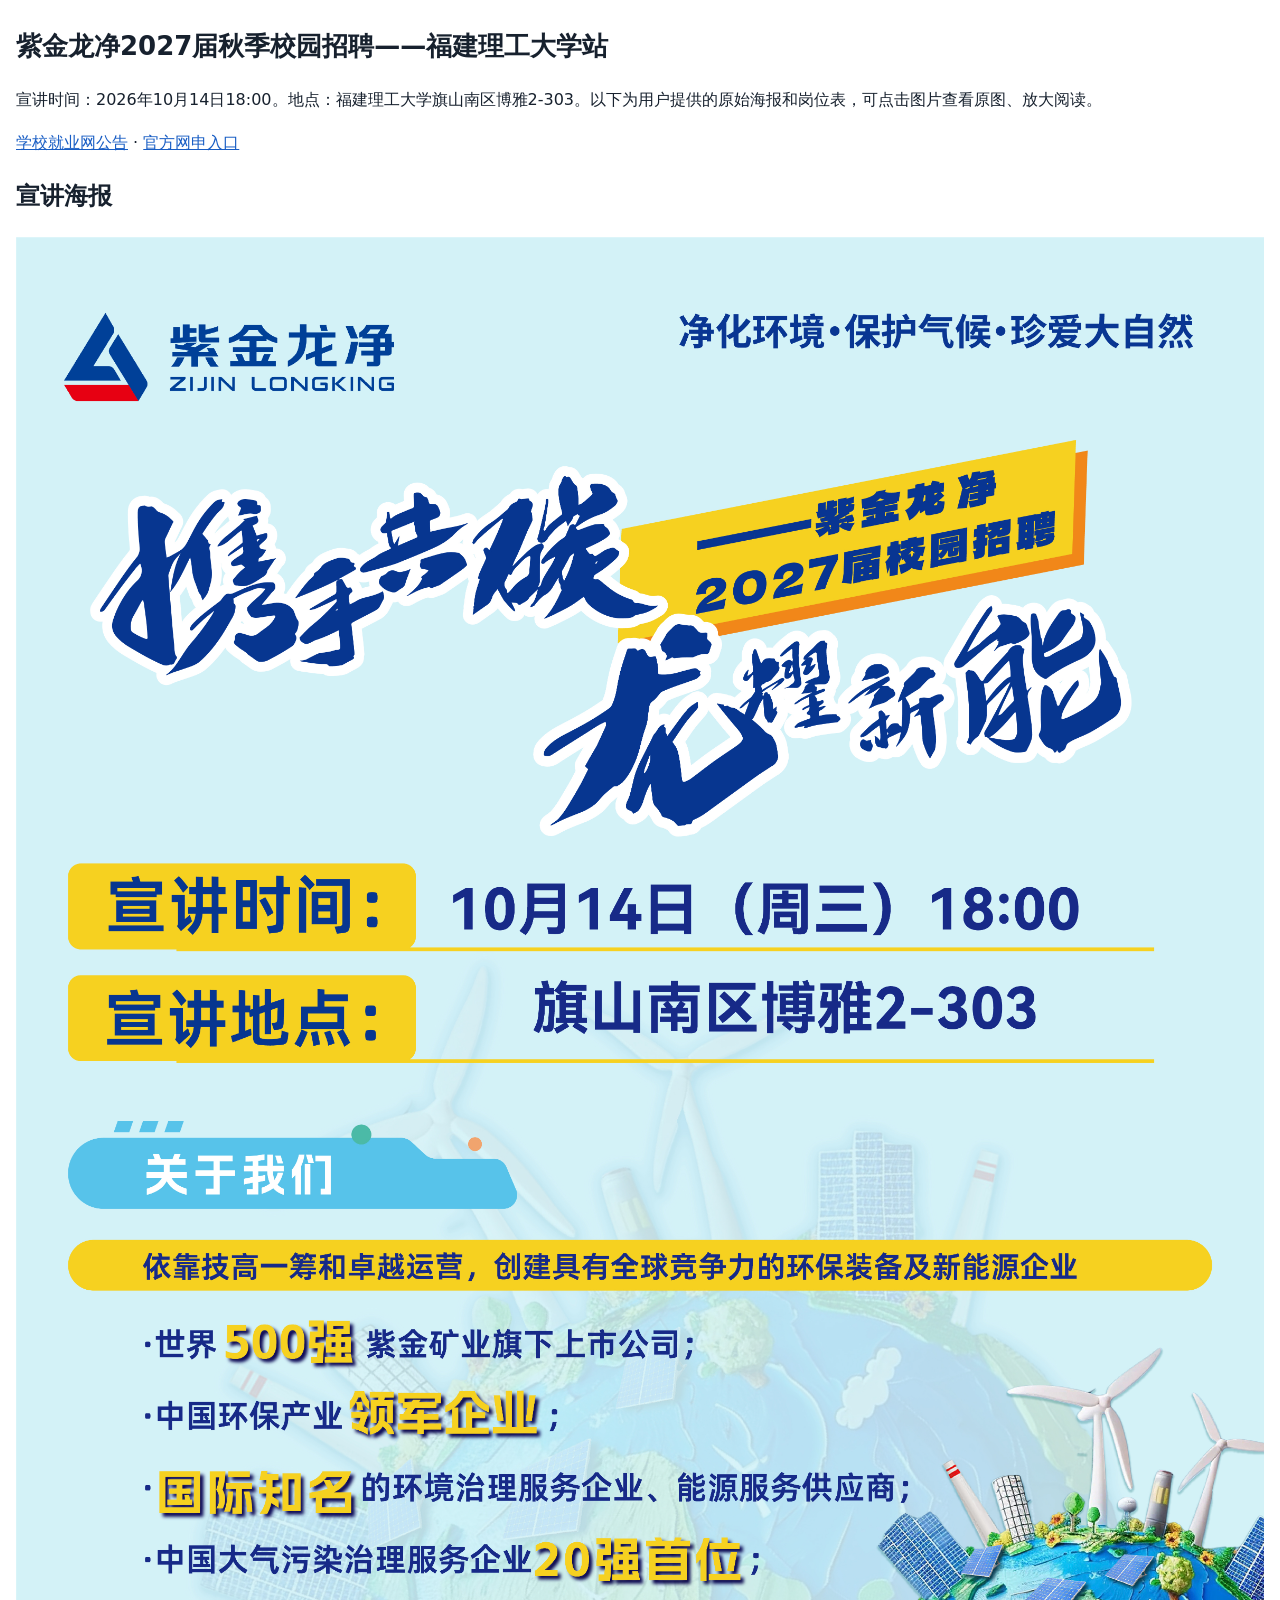
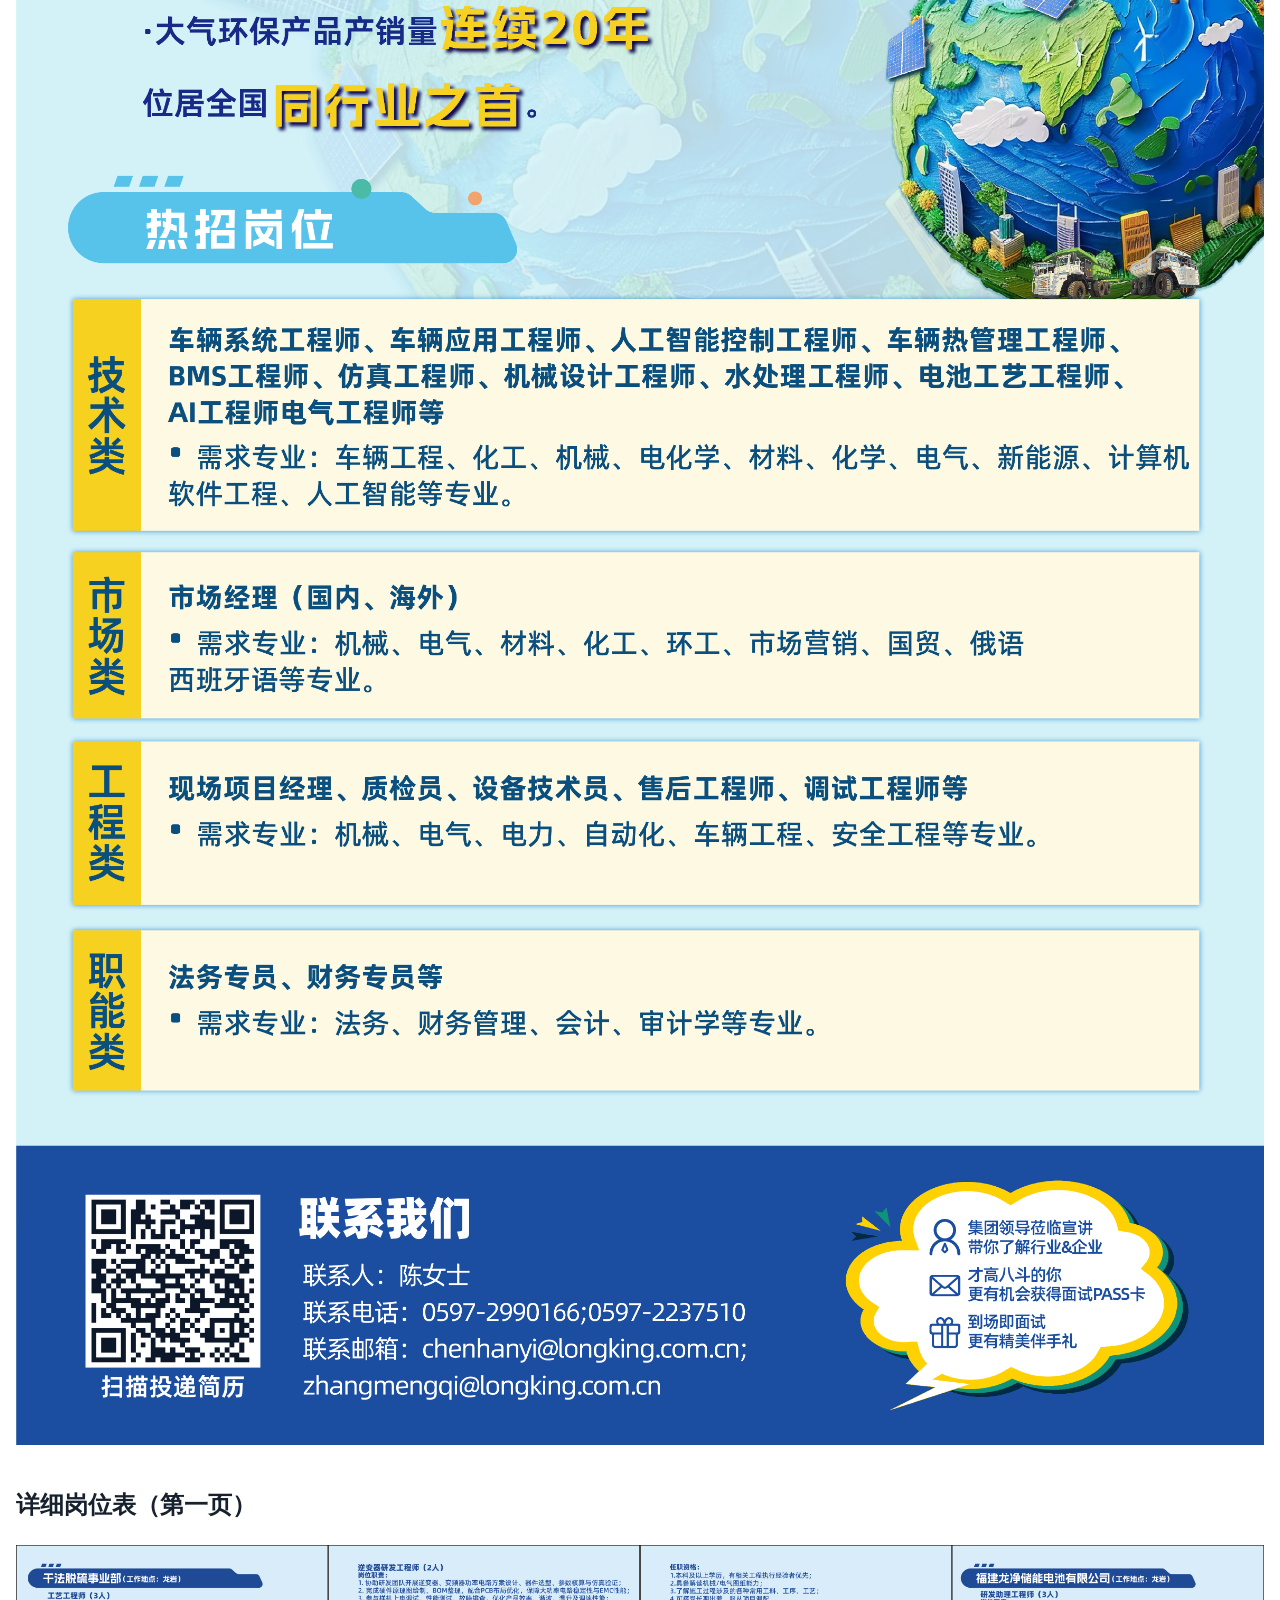
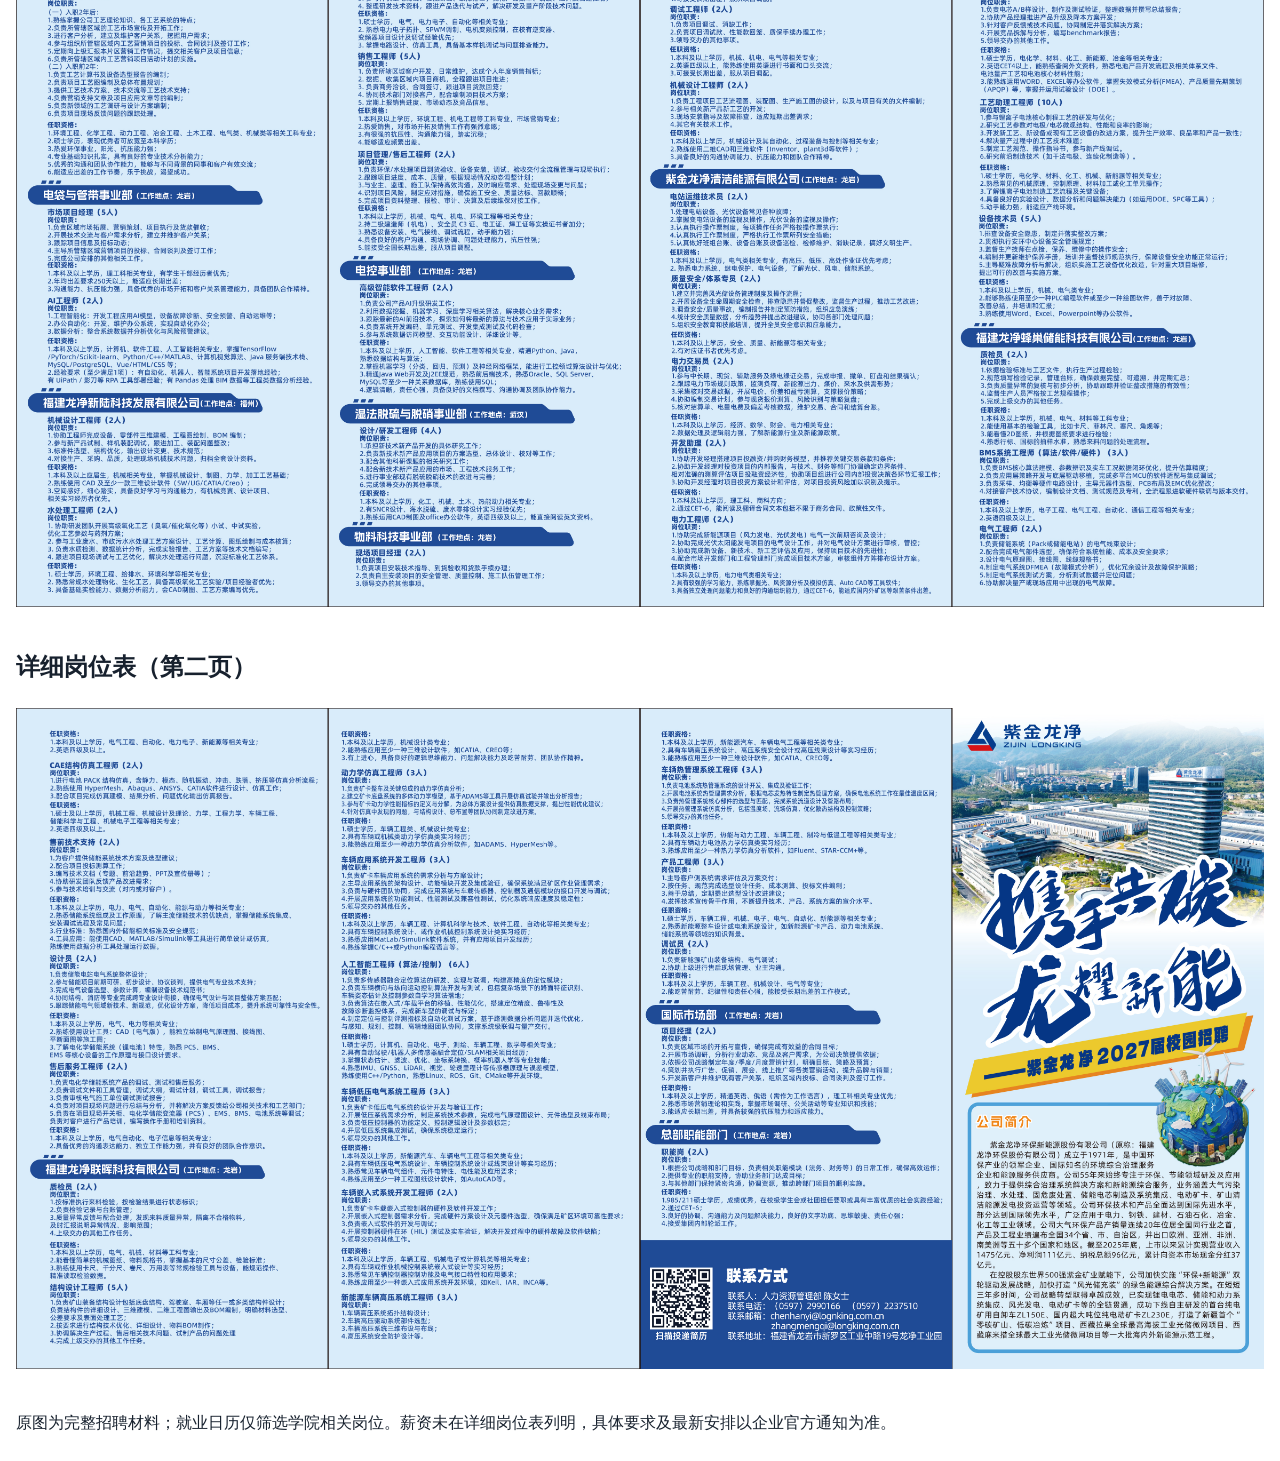
<file: events/notices/zijin-longking-fjut-20261014.html>
<!doctype html>
<html lang="zh-CN">
<head>
  <meta charset="utf-8">
  <meta name="viewport" content="width=device-width,initial-scale=1">
  <title>紫金龙净2027校园招聘——福建理工大学站原图</title>
  <style>body{margin:24px auto;padding:0 16px;max-width:1400px;font-family:system-ui,sans-serif;color:#17212e;line-height:1.7}img{display:block;width:100%;height:auto;margin:16px 0 40px}a{color:#185dc4}h1{font-size:26px}</style>
</head>
<body>
  <h1>紫金龙净2027届秋季校园招聘——福建理工大学站</h1>
  <p>宣讲时间：2026年10月14日18:00。地点：福建理工大学旗山南区博雅2-303。以下为用户提供的原始海报和岗位表，可点击图片查看原图、放大阅读。</p>
  <p><a href="https://fjut.jysd.com/teachin/view/id/211309" target="_blank" rel="noopener noreferrer">学校就业网公告</a> · <a href="https://longking.zhiye.com/campus" target="_blank" rel="noopener noreferrer">官方网申入口</a></p>
  <h2>宣讲海报</h2>
  <a href="../assets/zijin-longking-fjut-20261014-poster.jpg"><img src="../assets/zijin-longking-fjut-20261014-poster.jpg" alt="紫金龙净福建理工大学站宣讲海报"></a>
  <h2>详细岗位表（第一页）</h2>
  <a href="../assets/zijin-longking-fjut-20261014-jobs-1.jpg"><img src="../assets/zijin-longking-fjut-20261014-jobs-1.jpg" alt="岗位表第一页：事业部和清洁能源、储能电池、蜂巢储能公司岗位"></a>
  <h2>详细岗位表（第二页）</h2>
  <a href="../assets/zijin-longking-fjut-20261014-jobs-2.jpg"><img src="../assets/zijin-longking-fjut-20261014-jobs-2.jpg" alt="岗位表第二页：蜂巢储能、联晖科技、国际市场和总部职能岗位"></a>
  <p>原图为完整招聘材料；就业日历仅筛选学院相关岗位。薪资未在详细岗位表列明，具体要求及最新安排以企业官方通知为准。</p>
</body>
</html>
</file>
<file: new-items.css>
.switcher button{white-space:nowrap}
.new-count{display:inline-flex;align-items:center;justify-content:center;min-width:20px;height:20px;margin-left:5px;padding:0 5px;border-radius:999px;background:#d92d20;color:#fff;font-size:11px;font-weight:750;line-height:1;vertical-align:middle;box-shadow:0 0 0 2px #fff}
.new-count[hidden]{display:none}
.new-items-dialog{position:fixed;inset:var(--new-items-top,80px) 0 16px;margin:0 auto auto;width:min(720px,calc(100vw - 28px));max-height:calc(100dvh - var(--new-items-top,80px) - 16px);padding:0;border:1px solid #d7e0ea;border-radius:14px;background:#fff;color:#17202c;box-shadow:0 24px 80px #17202c33;overflow:hidden}
.new-items-dialog[open]{display:flex;flex-direction:column}
.new-items-dialog::backdrop{background:#17202c77}
.new-items-head{display:flex;justify-content:space-between;align-items:flex-start;gap:16px;padding:24px 26px 12px}
.new-items-head p{margin:0 0 7px;color:#1f5fbf;font-size:13px;font-weight:650}
.new-items-head h2{margin:0;font-size:22px;line-height:1.45}
.new-items-total{white-space:nowrap}
.new-items-close{border:1px solid #d7e0ea;border-radius:7px;padding:7px 12px;background:#fff;color:#475467;font:inherit;cursor:pointer;white-space:nowrap}
#new-items-hint{margin:0;padding:0 26px 18px;color:#667085;font-size:13px;line-height:1.7}
.new-items-list{min-height:0;overflow-y:auto;overscroll-behavior:contain;padding:0 26px 12px}
.new-items-list h3{margin:12px 0 10px;font-size:13px;color:#667085;font-weight:600}
.new-item{display:block;width:100%;margin:0 0 12px;padding:16px 18px;border:1px solid #d7e0ea;border-radius:9px;background:#f8faff;text-align:left;font:inherit;line-height:1.6;cursor:pointer;overflow-wrap:anywhere}
.new-item:hover{background:#edf4ff;border-color:#9bbcea}
.new-item strong{display:block;font-size:16px;color:#17202c;font-weight:650}
.new-item>span{display:block;margin-top:6px;font-size:13px;color:#667085}
.new-item .new-item-action{margin-top:9px;color:#1f5fbf;font-weight:650}
.new-items-foot{padding:14px 26px;border-top:1px solid #e4e7ec;background:#fff;text-align:right}
.new-items-foot button{border:0;border-radius:7px;padding:10px 24px;background:#1f5fbf;color:#fff;font:inherit;font-weight:600;cursor:pointer}
.new-items-dialog button:focus-visible{outline:3px solid #1f5fbf;outline-offset:3px}
@media(max-width:520px){.new-items-head{padding:20px 18px 10px}.new-items-head h2{font-size:19px}#new-items-hint{padding:0 18px 12px}.new-items-list{padding:0 18px 8px}.new-item{padding:14px}.new-items-foot{padding:12px 18px}}
@media(max-width:360px){.switcher button[data-page]{font-size:13px}.new-items-head h2{font-size:18px}}
</file>
<file: interactions/site-interactions.css>
/*! Tactile Push Button · Community submission by 少荃 (Douyin: 宝龙体育优品小铺). */
/*
 * body开头的部分是演示页布局：按钮在浅灰色页面中水平、垂直居中。
 * 复制到其他页面时，组件样式从下方的 .tactile-button 开始。
 */


/*
 * 按钮根元素：可配置变量、胶囊形底座与底座投影。
 * 变量可通过按钮的 style 属性，或写在本文件之后的专属类覆盖。
 * 内边距、阴影等使用 em 单位，随按钮字号按比例变化。
 */
.tactile-button {
  /* 外观参数：字号和内边距使用有效 CSS 尺寸，颜色使用有效 CSS 颜色值。 */
  --button-font-size: 48px; /* 按钮字号，也是 em 尺寸的缩放基准 */
  --button-padding-x: 1.5em; /* 文字左右两侧的留白 */
  --button-padding-y: 1em; /* 文字上下两侧的留白 */
  --button-surface-start: #e6e6e6; /* 按钮表面渐变的起始色，位于左上方向 */
  --button-surface-end: #b4b4b4; /* 按钮表面渐变的结束色，位于右下方向 */
  --button-text-start: #191919; /* 文字渐变的起始色 */
  --button-text-end: #4b4b4b; /* 文字渐变的结束色 */

  /*
   * 动画参数：两项缩放倍率均限制在 0.8～1.05，速度倍率限制在 0.25～3。
   * 使用参数时由 clamp() 将越界数值限制到最近的端点。
   * 速度为 1 时，阴影过渡为 300ms，裁剪与缩放过渡为 250ms。
   */
  --button-press-scale: 0.93; /* 按下时整个表面层的缩放倍率，包含文字 */
  --button-hover-text-scale: 0.975; /* 悬停时仅文字层的缩放倍率 */
  --button-motion-speed: 1; /* 动画速度倍率；数值越大，过渡时间越短 */

  /* 清除原生按钮外观，再设置本组件的字体、形状与指针样式。 */
  all: unset;
  font-size: var(--button-font-size);
  font-family: "Inter", sans-serif;
  cursor: pointer;
  -webkit-tap-highlight-color: rgba(0, 0, 0, 0);
  position: relative;
  border-radius: 999vw;
  background-color: rgba(0, 0, 0, 0.75);
  box-shadow: -0.15em -0.15em 0.15em -0.075em rgba(5, 5, 5, 0.25),
    0.0375em 0.0375em 0.0675em 0 rgba(5, 5, 5, 0.1);
}

/*
 * 底座周围的柔化暗边：向四周扩展 0.15em，并用正片叠底融入页面背景。
 * 此层仅负责装饰，鼠标与触摸事件交由按钮接收。
 */
.tactile-button::after {
  pointer-events: none;
  content: "";
  position: absolute;
  z-index: 0;
  width: calc(100% + 0.3em);
  height: calc(100% + 0.3em);
  top: -0.15em;
  left: -0.15em;
  border-radius: inherit;
  background: linear-gradient(
    -135deg,
    rgba(5, 5, 5, 0.5),
    transparent 20%,
    transparent 100%
  );
  filter: blur(0.0125em);
  opacity: 0.25;
  mix-blend-mode: multiply;
}

/* 外层：用贴近底部的细阴影与右下方投影，表现按钮表面的抬起高度。 */
.tactile-button .button-outer {
  display: block;
  position: relative;
  z-index: 1;
  border-radius: inherit;
  transition: box-shadow calc(300ms / clamp(0.25, var(--button-motion-speed), 3)) ease;
  will-change: box-shadow;
  box-shadow: 0 0.05em 0.05em -0.01em rgba(5, 5, 5, 1),
    0 0.01em 0.01em -0.01em rgba(5, 5, 5, 0.5),
    0.15em 0.3em 0.1em -0.01em rgba(5, 5, 5, 0.25);
}

/* 悬停时将外层投影收至零，配合内层暗部形成下沉效果。 */
.tactile-button:hover .button-outer {
  box-shadow: 0 0 0 0 rgba(5, 5, 5, 1), 0 0 0 0 rgba(5, 5, 5, 0.5),
    0 0 0 0 rgba(5, 5, 5, 0.25);
}

/* 内层：承载表面渐变、文字留白、内阴影，以及按下时的整体缩放。 */
.tactile-button .button-inner {
  display: block;
  position: relative;
  z-index: 1;
  border-radius: inherit;
  padding: var(--button-padding-y) var(--button-padding-x);
  background-image: linear-gradient(
    135deg,
    var(--button-surface-start),
    var(--button-surface-end)
  );
  transition: box-shadow calc(300ms / clamp(0.25, var(--button-motion-speed), 3)) ease, clip-path calc(250ms / clamp(0.25, var(--button-motion-speed), 3)) ease,
    background-image calc(250ms / clamp(0.25, var(--button-motion-speed), 3)) ease, transform calc(250ms / clamp(0.25, var(--button-motion-speed), 3)) ease;
  will-change: box-shadow, clip-path, background-image, transform;
  overflow: clip;
  /* 初始裁剪沿胶囊外缘展开；悬停时从四边向内收缩。 */
  clip-path: inset(0 0 0 0 round 999vw);
  /*
   * 七层内阴影共同构成表面质感；悬停前后保持相同的层数、顺序和 inset 类型，
   * 让浏览器逐层计算阴影过渡。初始尺寸为零的层用于衔接悬停时出现的暗部。
   */
  box-shadow:
        /* 第一层：左上近缘暗部的初始零尺寸 */ 0 0 0 0 inset rgba(5, 5, 5, 0.1),
    /* 第二层：右下边缘的细窄暗部 */ -0.05em -0.05em 0.05em 0 inset rgba(5, 5, 5, 0.25),
    /* 第三层：左上宽暗部的初始零尺寸 */ 0 0 0 0 inset rgba(5, 5, 5, 0.1),
    /* 第四层：沿内缘扩散的柔和亮边 */ 0 0 0.05em 0.2em inset rgba(255, 255, 255, 0.25),
    /* 第五层：左上边缘的明亮高光 */ 0.025em 0.05em 0.1em 0 inset rgba(255, 255, 255, 1),
    /* 第六层：左上区域的柔和补光 */ 0.12em 0.12em 0.12em inset rgba(255, 255, 255, 0.25),
    /* 第七层：右下区域的宽暗部 */ -0.075em -0.25em 0.25em 0.1em inset rgba(5, 5, 5, 0.25);
}

/* 悬停时四边各向内裁剪 1～2px，同时调整内阴影，露出深色底座。 */
.tactile-button:hover .button-inner {
  clip-path: inset(
    clamp(1px, 0.0625em, 2px) clamp(1px, 0.0625em, 2px)
    clamp(1px, 0.0625em, 2px) clamp(1px, 0.0625em, 2px) round 999vw
  );

  box-shadow:
    /* 第一层：增强左上近缘暗部 */ 0.1em 0.15em 0.05em 0 inset rgba(5, 5, 5, 0.75),
    /* 第二层：调整右下细暗边的偏移与宽度 */ -0.025em -0.03em 0.05em 0.025em inset rgba(5, 5, 5, 0.5),
    /* 第三层：展开左上宽暗部，形成凹陷感 */ 0.25em 0.25em 0.2em 0 inset rgba(5, 5, 5, 0.5),
    /* 第四层：扩大内缘亮边并降低不透明度 */ 0 0 0.05em 0.5em inset rgba(255, 255, 255, 0.15),
    /* 第五层：将左上明亮高光收至零 */ 0 0 0 0 inset rgba(255, 255, 255, 1),
    /* 第六层：保留左上柔和补光 */ 0.12em 0.12em 0.12em inset rgba(255, 255, 255, 0.25),
    /* 第七层：收紧右下宽暗部 */ -0.075em -0.12em 0.2em 0.1em inset rgba(5, 5, 5, 0.25);
}

/* 文字层：居中显示多行内容，并将渐变背景裁剪成文字形状。 */
.tactile-button .button-inner span {
  /* 保留文本中的换行与空格；可在最内层 span 中直接换行或插入 <br>。 */
  white-space: pre-wrap;
  text-align: center;
  position: relative;
  z-index: 4;
  font-family: "Inter", sans-serif;
  letter-spacing: -0.05em;
  font-weight: 500;
  /* 将字色设为透明，使下方的文字渐变可见。 */
  color: rgba(0, 0, 0, 0);
  background-image: linear-gradient(
    135deg,
    var(--button-text-start),
    var(--button-text-end)
  );
  -webkit-background-clip: text;
  background-clip: text;
  transition: transform calc(250ms / clamp(0.25, var(--button-motion-speed), 3)) ease;
  display: block;
  will-change: transform;
  text-shadow: rgba(0, 0, 0, 0.1) 0 0 0.1em;
  -webkit-user-select: none;
  -moz-user-select: none;
  -ms-user-select: none;
  user-select: none;
}

/* 悬停时缩放文字，表面层继续由内阴影和裁剪表现下沉。 */
.tactile-button:hover .button-inner span {
  transform: scale(clamp(0.8, var(--button-hover-text-scale), 1.05));
}

/*
 * 激活期间缩放整个表面层，默认倍率为 0.93。
 * 鼠标同时处于悬停状态时，文字层还会叠加自身的悬停缩放。
 */
.tactile-button:active .button-inner {
  transform: scale(clamp(0.8, var(--button-press-scale), 1.05));
}

/* 显示键盘操作所需的焦点轮廓，便于定位当前按钮。 */
.tactile-button:focus-visible {
  outline: 3px solid #23785c;
  outline-offset: 0.2em;
}

/* 系统启用“减少动态效果”时，状态样式立即切换，关闭过渡动画。 */
@media (prefers-reduced-motion: reduce) {
  .tactile-button .button-outer,
  .tactile-button .button-inner,
  .tactile-button .button-inner span {
    transition: none;
  }
}
  
/* LeiBox interaction adaptations. See NOTICE.md. */
[data-ui-page] { --ei-blue:#1f5fbf; --ei-motion:cubic-bezier(.2,.8,.2,1); }
[data-ui-page] :is(button,a,input,select,summary):focus-visible {outline:3px solid #6d9dde;outline-offset:3px}
[data-ui-page=shell] .switcher {position:relative;isolation:isolate;padding:5px;gap:6px;border-radius:12px;background:#edf2f8}
[data-ui-page=shell] .switcher button {position:relative;z-index:1;border-radius:8px;transition:color 160ms,box-shadow 160ms,transform 160ms;background:rgba(255,255,255,.64)}
[data-ui-page=shell] .switcher button[aria-selected=true] {color:white;background:transparent;border-color:transparent;box-shadow:none}
.ei-nav-indicator {position:absolute;left:0;top:0;z-index:0;border-radius:8px;background:linear-gradient(145deg,#286bce,#1b55af);box-shadow:0 3px 9px #1f5fbf26,inset 0 1px #ffffff2b;pointer-events:none;transition:transform 320ms var(--ei-motion),width 320ms var(--ei-motion),height 320ms var(--ei-motion)}
[data-ui-page=shell] .switcher button:active {transform:scale(.97)}
[data-ui-page] :is(.detail-button,.type-shortcuts button,.actions button,[data-copy-target],#back-overview) {transition:box-shadow 180ms,border-color 180ms,transform 180ms}
[data-ui-page] :is(.detail-button,.type-shortcuts button,[data-copy-target],#back-overview):active {transform:translateY(1px) scale(.985)}
@media(hover:hover) and (pointer:fine){
 [data-ui-page] :is(.job-card,.event,.tool-entry) {transition:border-color 200ms,box-shadow 200ms,transform 200ms}
 [data-ui-page] :is(.job-card,.event,.tool-entry):hover {transform:translateY(-2px);border-color:#95b5df;box-shadow:0 9px 25px #183b6610,0 1px 3px #183b6609}
 [data-ui-page="public-exams.html"] main li a {transition:background 180ms,color 180ms,padding 180ms}
 [data-ui-page="public-exams.html"] main li a:hover {padding-left:12px;padding-right:12px}
 [data-ui-page="public-exams.html"] .arrow {transition:transform 180ms}
 [data-ui-page="public-exams.html"] a:hover .arrow {transform:translate(2px,-2px)}
}
[data-ui-page] :is(.job-card,.event,.tool-entry):focus-within {border-color:#95b5df}
[data-ui-page] :is(.event,.job-card) {opacity:1!important}
[data-ui-page] dialog[open] {animation:ei-dialog-in 220ms var(--ei-motion)}
@keyframes ei-dialog-in {from {opacity:.92;transform:translateY(7px)} to {opacity:1;transform:none}}
.ei-reading-progress {position:fixed;z-index:9;top:0;left:0;width:100%;height:3px;background:linear-gradient(90deg,#8ebce9,#1f5fbf);transform:scaleX(0);transform-origin:left;pointer-events:none}
.ei-backtop {position:fixed!important;z-index:8;right:22px;bottom:22px;--button-font-size:12px;--button-padding-x:1.1em;--button-padding-y:.9em;--button-surface-start:#fcfdff;--button-surface-end:#e2ebf7;--button-text-start:#183f79;--button-text-end:#245aa8;--button-press-scale:.97;--button-hover-text-scale:1}
.ei-backtop[hidden],.ei-copy-toast[hidden] {display:none!important}
.ei-backtop .button-inner span {font-family:"Microsoft YaHei",sans-serif!important;letter-spacing:0!important;font-weight:600!important}
.ei-copy-toast {position:fixed;z-index:12;bottom:24px;left:50%;transform:translateX(-50%);padding:12px 22px;border:1px solid #c9ded2;border-radius:12px;background:#f4fcf7;color:#196b40;box-shadow:0 8px 32px #15472b1a;font:600 14px/1.5 "Microsoft YaHei",sans-serif;white-space:nowrap;pointer-events:none}
[data-ui-page] .ei-copy-done {border-color:#58a778!important;box-shadow:0 0 0 3px #58a7781a}
[data-ui-page="interview.html"] body {padding-bottom:84px}
.ei-reader {position:fixed;bottom:16px;left:50%;transform:translateX(-50%);display:flex;align-items:center;gap:10px;width:min(580px,calc(100% - 32px));padding:8px;border:1px solid #cbd9e9;border-radius:14px;background:rgba(255,255,255,.97);box-shadow:0 8px 32px #183b6620;z-index:10;font:14px/1.5 "Microsoft YaHei",sans-serif;color:#20344f}
.ei-reader button {flex:none;border:1px solid #d7e2ee;border-radius:8px;background:#f5f8fc;color:#214e89;font:inherit;min-width:40px;min-height:40px;padding:8px;cursor:pointer}
.ei-reader button:disabled {opacity:.4;cursor:default}
.ei-reader-current {min-width:0;flex:1;overflow:hidden;text-overflow:ellipsis;white-space:nowrap}
[data-ui-page="interview.html"] #toc-groups a[aria-current=location] {color:#1f5fbf;font-weight:700;background:#edf4fe;box-shadow:0 0 0 4px #edf4fe;border-radius:3px}
[data-ui-page="interview.html"] .ei-backtop {bottom:90px}
@media(max-width:600px){.ei-backtop{right:14px;bottom:16px}.ei-reader{gap:6px;bottom:10px;font-size:12px}.ei-reader button{min-width:36px;padding:7px}.ei-copy-toast{bottom:76px;max-width:calc(100% - 24px);white-space:normal;text-align:center}}
@media(prefers-reduced-motion:reduce){[data-ui-page] *,[data-ui-page] *::before,[data-ui-page] *::after{animation:none!important;transition:none!important;scroll-behavior:auto!important}}
</file>
<file: visit-counter.css>
.site-visit-footer {
  box-sizing: border-box;
  width: min(1160px, calc(100% - 36px));
  margin: 24px auto 0;
  padding: 20px 0 28px;
  border-top: 1px solid #d4dfed;
  text-align: center;
  font: 14px/1.6 "Noto Sans SC", "Microsoft YaHei", sans-serif;
}
.site-visit-footer .visit-counter {
  box-sizing: border-box;
  display: inline-flex;
  align-items: center;
  justify-content: center;
  flex-wrap: wrap;
  gap: 6px;
  max-width: 100%;
  min-height: 38px;
  padding: 7px 10px;
  border: 1px solid #d4dfed;
  border-radius: 999px;
  background: #fff;
  color: #344054;
}
.site-visit-footer .visit-count-value {
  min-width: 4ch;
  color: #182230;
  font-weight: 800;
  font-variant-numeric: tabular-nums;
  overflow-wrap: anywhere;
}
</file>
<file: events/assets/index-CY3HepTg.css>
:root{color-scheme:light dark;--page: #f5f7f9;--surface: #fcfdff;--ink: #17202c;--muted: #5e6c7d;--line: #dce2e9;--accent: #185cbf;--soft: #e6eef9;--r: 8px;font-family:Noto Sans SC,Source Han Sans SC,Microsoft YaHei,sans-serif;font-synthesis:none}*{box-sizing:border-box}html{background:var(--page);scroll-behavior:smooth}body{margin:0;min-width:320px;min-height:100dvh;background:var(--page);color:var(--ink);-webkit-font-smoothing:antialiased}button,input,select{font:inherit}button,a,input,select{-webkit-tap-highlight-color:transparent}button{cursor:pointer}[hidden]{display:none!important}.wrap{width:min(1160px,calc(100% - 48px));margin:auto}header{height:60px;border-bottom:1px solid var(--line)}.nav{height:100%;display:flex;align-items:center;justify-content:space-between}.identity{display:flex;align-items:center;gap:11px}.identity>span:last-child{display:flex;flex-direction:column}.identity b{font-size:14px;font-weight:700;letter-spacing:.01em}.identity small{margin-top:2px;color:var(--muted);font-size:12px}.mark{width:32px;height:32px;display:grid;place-items:center;border-radius:7px;background:var(--accent);color:#fff;font-size:12px;font-weight:800}.nav nav{display:flex;align-items:center;gap:24px;color:var(--muted);font-size:12px}.nav a{padding-block:14px;color:inherit;text-decoration:none}.nav a:hover{color:var(--accent)}.intro{display:grid;grid-template-columns:minmax(0,1fr) auto;align-items:center;gap:32px;padding:28px 0 22px}.intro h1{margin:0;font-size:clamp(30px,3.2vw,38px);line-height:1.3;letter-spacing:-.025em;font-weight:800}.intro p{max-width:780px;margin:10px 0 0;color:var(--muted);font-size:13px;line-height:1.75}.intro aside{min-width:140px;text-align:right;font-variant-numeric:tabular-nums}.intro aside b,.intro aside span{display:block}.intro aside b{font-size:16px;font-weight:650}.intro aside span{margin-top:7px;color:var(--muted);font-size:12px}.filters{display:grid;grid-template-columns:auto minmax(0,1fr);align-items:center;gap:16px;margin-bottom:24px}.type-shortcuts{display:grid;grid-template-columns:repeat(3,minmax(0,1fr));gap:8px;width:360px;max-width:100%}.type-shortcuts button{min-width:0;min-height:44px;padding:0 10px;border:1px solid var(--line);border-radius:var(--r);background:var(--surface);color:var(--ink);font-size:13px;font-weight:650;white-space:nowrap}.type-shortcuts button:hover{border-color:var(--accent);color:var(--accent)}.type-shortcuts button[aria-pressed=true]{border-color:var(--accent);background:var(--accent);color:#fff}.time-shortcuts{margin-bottom:24px}.toolbar{display:grid;grid-template-columns:minmax(0,1fr) minmax(170px,.65fr);gap:8px}.toolbar input,.toolbar select{width:100%;min-width:0;max-width:100%;height:44px;border:1px solid var(--line);border-radius:var(--r);background:var(--surface);color:var(--ink);font-size:13px;outline:none}.toolbar input{padding:0 14px}.toolbar input::placeholder{color:var(--muted);opacity:1}.toolbar select{padding:0 32px 0 12px}.toolbar :focus{border-color:var(--accent);box-shadow:0 0 0 3px var(--soft)}:where(button,a):focus-visible{outline:2px solid var(--accent);outline-offset:3px}.list-heading{display:flex;align-items:baseline;gap:10px;margin:0 0 16px 196px}.list-heading h2{margin:0;font-size:16px;font-weight:700;letter-spacing:.01em}.list-heading>span{color:var(--muted);font-size:12px}.day{display:grid;grid-template-columns:148px 24px minmax(0,1fr)}.date{padding:16px 18px 44px 0;text-align:right;font-variant-numeric:tabular-nums}.date b,.date span{display:block}.date b{color:#356396;font-size:26px;line-height:1.2;letter-spacing:-.035em;white-space:nowrap}.date span{margin-top:9px;color:var(--muted);font-size:12px}.day.today .date b,.day.near .date b{color:var(--accent)}.rail{position:relative}.rail:before{content:"";position:absolute;inset:0 auto 0 50%;width:1px;background:var(--line)}.rail:after{content:"";position:absolute;top:24px;left:50%;width:8px;height:8px;border:4px solid var(--page);border-radius:50%;background:var(--accent);box-shadow:0 0 0 1px var(--accent);transform:translate(-50%)}.events{min-width:0;padding:0 0 32px 24px}.event{--focus-strength: 0;display:grid;grid-template-columns:94px minmax(0,1fr) 96px;gap:22px;padding:20px 18px;border-top:1px solid var(--line);border-top:1px solid color-mix(in srgb,var(--accent) calc(var(--focus-strength) * 12%),var(--line));border-radius:var(--r);background:var(--page);background:color-mix(in srgb,var(--accent) calc(var(--focus-strength) * 4%),var(--page));transition:background-color .24s ease,border-color .24s ease,box-shadow .2s ease}.event:last-child{border-bottom:1px solid var(--line)}.event:hover,.event:focus-within{position:relative;background:var(--surface);box-shadow:inset 0 0 0 1px var(--accent);box-shadow:inset 0 0 0 1px color-mix(in srgb,var(--accent) 58%,var(--line))}.time{padding-top:1px;font-variant-numeric:tabular-nums}.time b,.time span{display:block}.time b{color:var(--accent);font-size:16px;font-weight:750;line-height:1.5}.time span{margin-top:6px;color:var(--muted);font-size:12px;line-height:1.5}.time .event-status{display:inline-block;margin-top:10px;color:var(--muted);font-size:11px;font-weight:650}.event[data-state=starting] .event-status,.event[data-state=ongoing] .event-status{color:var(--accent)}.event-body{min-width:0}.event h2{margin:0 0 10px;font-size:18px;font-weight:700;line-height:1.55;letter-spacing:-.01em;overflow-wrap:anywhere}.event-facts{margin:0}.event-facts div{display:grid;grid-template-columns:max-content minmax(0,1fr);padding:2px 0;border:0}.event-facts dt,.event-facts dd{font-size:13px;line-height:1.7}.event-facts dt{color:var(--muted)}.event-facts dd{color:var(--ink);overflow-wrap:anywhere}.verified{margin-top:11px;color:var(--muted);font-size:11px;line-height:1.6}.verified span{color:inherit}.detail-button{min-height:44px;align-self:start;padding:0 12px;border:1px solid var(--line);border-radius:var(--r);background:transparent;color:var(--ink);font-size:12px;font-weight:650}.detail-button:hover,.detail-button:focus-visible{border-color:var(--accent);color:var(--accent)}.empty{margin-left:196px;padding:32px 24px;text-align:center;border:1px solid var(--line);border-radius:var(--r);background:var(--surface)}.empty b{font-size:15px}.empty span{display:block;margin:10px 0 0;color:var(--muted);font-size:13px;line-height:1.7}.empty button{min-height:44px;margin-top:14px;padding:0 16px;border:0;border-radius:var(--r);background:var(--accent);color:#fff;font-size:13px}#refresh-notice{position:fixed;z-index:20;right:24px;bottom:24px;display:flex;align-items:center;justify-content:space-between;gap:16px;max-width:calc(100% - 48px);padding:12px 16px;border:1px solid var(--line);border-radius:var(--r);background:var(--soft);color:var(--ink);font-size:13px;line-height:1.6;box-shadow:0 6px 24px #0f20361a}#refresh-events{min-height:44px;flex-shrink:0;padding:0 14px;border:1px solid var(--accent);border-radius:6px;background:var(--surface);color:var(--accent);font-size:12px;font-weight:650}dialog{width:min(740px,calc(100% - 40px));max-height:88dvh;padding:32px;border:1px solid var(--line);border-radius:12px;background:var(--surface);color:var(--ink);box-shadow:0 20px 70px #0f203633}dialog::backdrop{background:#121c287a}.dialog-close{float:right;min-height:44px;margin:-12px -10px 0 10px;padding:0 10px;border:0;background:transparent;color:var(--muted);font-size:14px}.detail-type{margin:0;color:var(--accent);font-size:13px;font-weight:700;line-height:44px}dialog h2{margin:20px 0 24px;font-size:28px;line-height:1.5;letter-spacing:-.025em}dialog h3{margin:26px 0 16px;font-size:20px}dl div{display:grid;grid-template-columns:70px minmax(0,1fr);padding:12px 0;border-bottom:1px solid var(--line)}dt{color:var(--muted);font-size:14px;line-height:1.7}dd{margin:0;font-size:14px;line-height:1.7;overflow-wrap:anywhere}.job-list{border-top:1px solid var(--line)}.job{display:grid;grid-template-columns:minmax(0,1fr) auto;gap:8px 22px;padding:18px 2px;border-bottom:1px solid var(--line)}.job b{min-width:0;font-size:16px;line-height:1.6}.job-salary{color:var(--accent);font-size:14px;font-weight:700;line-height:1.8;white-space:nowrap}.job p{grid-column:1 / -1;margin:0;color:var(--muted);font-size:14px;line-height:1.7}.job-company span,.job-majors span{margin-right:8px;color:var(--ink);font-weight:700}.source{color:var(--muted);font-size:12px;line-height:1.8}.detail-actions{display:flex;flex-wrap:wrap;gap:10px;margin-top:24px}.detail-actions a{min-height:44px;display:inline-flex;align-items:center;padding:0 15px;border:1px solid var(--accent);border-radius:var(--r);background:var(--accent);color:#fff;text-decoration:none;font-size:13px}.detail-actions a+a{border-color:var(--line);background:transparent;color:var(--ink)}.board-switch{display:inline-flex;margin-top:20px;padding:3px;gap:4px;border:1px solid #b9c9dc;border-radius:var(--r);background:#e8eef5}.board-switch a{min-width:96px;padding:10px 16px;border:1px solid #c5d3e5;border-radius:5px;background:var(--surface);color:#475467;text-align:center;text-decoration:none;font-size:14px;font-weight:650}.board-switch a:hover{color:var(--accent)}.board-switch a.active{border-color:var(--accent);background:var(--accent);color:#fff}@media(prefers-color-scheme:dark){:root{--page: #11171e;--surface: #19222d;--ink: #eef3f8;--muted: #a8b5c6;--line: #303e4e;--accent: #8ab6f6;--soft: #1d3049}.date b{color:#97b9e5}.mark,.type-shortcuts button[aria-pressed=true],.empty button,.detail-actions a,.board-switch a.active{color:#111b2a}.board-switch{background:#1c2a3d;border-color:#44536a}.board-switch a{border-color:var(--line);color:var(--ink)}}@media(prefers-reduced-motion:reduce){*,*:before,*:after{scroll-behavior:auto!important;transition:none!important}.event{background:var(--page);border-top-color:var(--line)}.event:hover,.event:focus-within{background:var(--surface)}}.sources{display:grid;grid-template-columns:1fr 1fr;gap:40px;margin:32px 0 42px;padding:28px 0;border-top:1px solid var(--line)}.sources h2{margin:0;font-size:20px}.sources p{max-width:520px;color:var(--muted);font-size:13px;line-height:1.7}.sources ul{margin:0;padding:0;list-style:none;color:var(--muted);font-size:13px;line-height:2}.sources a{color:var(--accent);text-decoration:none}.sources a:hover{text-decoration:underline}@media(max-width:760px){.sources{grid-template-columns:1fr;gap:16px;margin-top:24px}.sources h2{font-size:18px}}@media(max-width:900px){.filters{grid-template-columns:1fr;gap:12px}.type-shortcuts{width:100%}.toolbar{grid-template-columns:minmax(0,1fr) minmax(170px,.6fr)}.event{grid-template-columns:76px minmax(0,1fr);gap:12px 18px}.detail-button{grid-column:2;justify-self:start}}@media(max-width:760px){.wrap{width:calc(100% - 24px)}header{height:52px}.identity{gap:9px}.identity b{font-size:13px}.mark{width:28px;height:28px;font-size:11px}.nav nav{display:none}.intro{display:block;padding:20px 0 18px}.intro h1{font-size:28px;line-height:1.35}.intro p{margin-top:8px;font-size:12px;line-height:1.7}.intro aside{display:none}.filters{gap:10px;margin-bottom:22px}.type-shortcuts{gap:8px}.type-shortcuts button{min-height:44px;padding-inline:6px;font-size:13px}.toolbar{grid-template-columns:minmax(0,1.25fr) minmax(0,1fr)}.toolbar input,.toolbar select{font-size:12px}.toolbar input{padding-inline:10px}.toolbar select{padding-left:10px}.list-heading{gap:8px;margin:0 0 14px 96px}.list-heading h2{font-size:15px}.list-heading>span{font-size:11px}.day{grid-template-columns:76px 12px minmax(0,1fr)}.date{padding:17px 6px 28px 0}.date b{font-size:17px;letter-spacing:-.045em}.date span{margin-top:8px;font-size:10px;white-space:nowrap}.rail:after{top:24px;width:6px;height:6px;border-width:3px}.events{padding:0 0 24px 8px}.event{grid-template-columns:minmax(0,1fr);gap:12px;padding:16px 10px}.time{display:flex;align-items:center;flex-wrap:wrap;gap:4px 10px;padding:0}.time b{font-size:16px}.time span,.time .event-status{margin:0;font-size:11px}.event h2{margin-bottom:10px;font-size:17px;line-height:1.55}.event-facts div{display:block;padding:3px 0}.event-facts dt,.event-facts dd{display:inline;font-size:14px;line-height:1.65}.verified{margin-top:11px;font-size:11px;line-height:1.7}.detail-button{grid-column:1;min-height:44px;min-width:100px;padding-inline:14px;font-size:12px}.empty{margin-left:96px;padding:24px 14px;text-align:left}.empty b{font-size:14px}.empty span{font-size:12px}#refresh-notice{right:12px;left:12px;bottom:calc(12px + env(safe-area-inset-bottom,0px));max-width:none;align-items:center;gap:8px;padding:10px 12px;font-size:12px}#refresh-events{padding-inline:10px}dialog{width:calc(100% - 20px);max-height:92dvh;padding:20px 18px;border-radius:10px}dialog h2{margin:16px 0 20px;font-size:23px}dialog h3{font-size:19px}dl div{grid-template-columns:48px minmax(0,1fr)}.job{grid-template-columns:minmax(0,1fr);gap:7px;padding-block:18px}.job-salary,.job p{grid-column:1}.job-salary{font-size:14px;white-space:normal}.job b{font-size:16px}.detail-actions a{padding-inline:12px}.board-switch{display:flex}.board-switch a{min-width:0;flex:1;padding-inline:12px}}@media(max-width:360px){.day{grid-template-columns:70px 10px minmax(0,1fr)}.date b{font-size:16px}.events{padding-left:6px}.event{padding-inline:8px}.list-heading,.empty{margin-left:86px}}
</file>
<file: resume-workshop/css/style.css>
/* ===== 基础与主题 ===== */
*{ box-sizing:border-box; margin:0; padding:0; }
:root{
  --bg:#eef1f6; --panel:#ffffff; --panel2:#f7f9fc; --border:#e2e8f0; --text:#1e293b; --muted:#64748b;
  --accent:#2563eb; --accent-strong:#1d4ed8; --accent-soft:#e8f0fe; --danger:#dc2626; --danger-soft:#fee2e2;
  --shadow:0 1px 3px rgba(15,23,42,.08); --radius:10px;
}
body.dark{
  --bg:#0f172a; --panel:#1e293b; --panel2:#16213a; --border:#334155; --text:#e2e8f0; --muted:#94a3b8;
  --accent:#60a5fa; --accent-strong:#3b82f6; --accent-soft:#1e3a5f; --danger:#f87171; --danger-soft:#3f1d1d;
  --shadow:0 1px 3px rgba(0,0,0,.4);
}
html,body{ height:100%; }
body{ font-family:"Microsoft YaHei","PingFang SC","Segoe UI",Arial,sans-serif; background:var(--bg); color:var(--text); font-size:14px; }
.hidden{ display:none !important; }

.loading{ position:fixed; inset:0; display:flex; align-items:center; justify-content:center; background:var(--bg); color:var(--muted); font-size:16px; z-index:999; }

.app{ display:flex; flex-direction:column; height:100vh; }

/* ===== 顶部栏 ===== */
.topbar{ height:54px; flex:0 0 auto; display:flex; align-items:center; justify-content:space-between; padding:0 14px; background:var(--panel); border-bottom:1px solid var(--border); box-shadow:var(--shadow); z-index:5; }
.topbar-left{ display:flex; align-items:center; gap:10px; min-width:0; }
.logo{ font-size:16px; font-weight:700; white-space:nowrap; }
.divider{ width:1px; height:22px; background:var(--border); }
.resume-title{ font-weight:600; max-width:180px; overflow:hidden; text-overflow:ellipsis; white-space:nowrap; }
.resume-select{ max-width:220px; padding:6px 8px; border:1px solid var(--border); border-radius:8px; background:var(--panel); color:var(--text); font-size:13px; }
.topbar-right{ display:flex; align-items:center; gap:8px; }
.wc-badge{ color:var(--muted); font-size:12px; white-space:nowrap; }
.save-status{ color:var(--muted); font-size:12px; white-space:nowrap; }

/* ===== 按钮 ===== */
.btn{ display:inline-flex; align-items:center; justify-content:center; gap:4px; padding:7px 12px; border:1px solid var(--border); border-radius:8px; background:var(--panel); color:var(--text); font-size:13px; cursor:pointer; transition:background .15s,border-color .15s; white-space:nowrap; font-family:inherit; }
.btn:hover{ background:var(--panel2); border-color:var(--accent); }
.btn-primary{ background:var(--accent); border-color:var(--accent); color:#fff; }
.btn-primary:hover{ background:var(--accent-strong); }
.btn-danger{ background:var(--danger-soft); border-color:var(--danger); color:var(--danger); }
.btn-danger:hover{ background:var(--danger); color:#fff; }
.btn-ghost{ background:transparent; border-color:transparent; }
.btn-ghost:hover{ background:var(--panel2); border-color:var(--border); }
.btn-ghost.danger{ color:var(--danger); }
.btn-mini{ padding:3px 8px; font-size:12px; border-radius:6px; }
.btn-row{ display:flex; gap:8px; margin-top:10px; flex-wrap:wrap; }

/* ===== 三栏布局 ===== */
.app-body{ flex:1; display:flex; min-height:0; }
.sidebar{ width:220px; flex:0 0 auto; background:var(--panel); border-right:1px solid var(--border); padding:12px 10px; overflow-y:auto; display:flex; flex-direction:column; }
.sidebar-footer{ margin-top:auto; padding:10px 4px 2px; border-top:1px solid var(--border); }
.switch{ display:flex; align-items:center; gap:8px; cursor:pointer; user-select:none; }
.switch input{ display:none; }
.switch-slider{ width:34px; height:18px; border-radius:10px; background:var(--border); position:relative; transition:background .2s; flex:0 0 auto; }
.switch-slider::after{ content:""; position:absolute; top:2px; left:2px; width:14px; height:14px; border-radius:50%; background:#fff; transition:transform .2s; }
.switch input:checked + .switch-slider{ background:var(--accent); }
.switch input:checked + .switch-slider::after{ transform:translateX(16px); }
.switch-text{ font-size:12px; color:var(--muted); }
.sidebar-label{ font-size:12px; color:var(--muted); padding:4px 8px 8px; }
.module-nav{ display:flex; flex-direction:column; gap:2px; }
.nav-item{ display:flex; align-items:center; gap:8px; width:100%; padding:9px 10px; border:none; border-radius:8px; background:transparent; color:var(--text); font-size:13px; text-align:left; cursor:pointer; font-family:inherit; }
.nav-item:hover{ background:var(--panel2); }
.nav-item.active{ background:var(--accent-soft); color:var(--accent); font-weight:600; }
.nav-icon{ font-size:15px; }

.editor-pane{ flex:1; overflow-y:auto; padding:22px 24px 60px; background:var(--bg); min-width:0; }
.module-head{ display:flex; align-items:flex-start; justify-content:space-between; gap:12px; margin-bottom:18px; flex-wrap:wrap; }
.module-head h3{ font-size:18px; }
.module-desc{ color:var(--muted); font-size:13px; margin-top:4px; }

/* ===== 表单 ===== */
.form-grid{ display:grid; grid-template-columns:1fr 1fr; gap:0 18px; }
.field{ margin-bottom:14px; }
.field.span2{ grid-column:1 / -1; }
.field label{ display:flex; align-items:center; gap:4px; font-size:12px; color:var(--muted); margin-bottom:6px; }
.field label .label-icon{ font-size:14px; }
.field input, .field textarea, .field select{ width:100%; padding:8px 10px; border:1px solid var(--border); border-radius:8px; background:var(--panel); color:var(--text); font-size:14px; outline:none; font-family:inherit; }
.field input:focus, .field textarea:focus, .field select:focus{ border-color:var(--accent); box-shadow:0 0 0 3px var(--accent-soft); }
.field textarea{ resize:vertical; min-height:56px; line-height:1.55; }
.ta-wrap{ position:relative; }
.char-count{ position:absolute; right:8px; bottom:6px; font-size:11px; color:var(--muted); background:rgba(255,255,255,.7); padding:0 4px; border-radius:4px; pointer-events:none; }
body.dark .char-count{ background:rgba(30,41,59,.7); }
.chk{ display:inline-flex; align-items:center; gap:5px; font-size:12px; color:var(--muted); cursor:pointer; user-select:none; margin-top:6px; }
.chk input{ width:auto !important; margin:0; }

/* ===== 条目卡片 ===== */
.entry-card{ background:var(--panel); border:1px solid var(--border); border-radius:var(--radius); padding:16px 16px 4px; margin-bottom:16px; box-shadow:var(--shadow); }
.entry-head{ display:flex; align-items:center; justify-content:space-between; gap:10px; margin-bottom:12px; }
.entry-title{ font-weight:600; font-size:14px; overflow:hidden; text-overflow:ellipsis; white-space:nowrap; }
.entry-actions{ display:flex; gap:6px; flex:0 0 auto; }
.star-guide{ margin:-6px 0 14px; border:1px dashed var(--border); border-radius:8px; padding:8px 12px; background:var(--panel2); grid-column:1 / -1; }
.star-guide summary{ cursor:pointer; color:var(--accent); font-size:13px; }
.star-guide-body{ margin-top:8px; font-size:13px; color:var(--text); line-height:1.7; }
.empty-hint{ border:1px dashed var(--border); border-radius:var(--radius); padding:30px; text-align:center; color:var(--muted); background:var(--panel); }
.photo-box{ display:flex; align-items:center; gap:14px; }
.photo-box img{ width:84px; height:110px; object-fit:cover; border-radius:8px; border:1px solid var(--border); }
.photo-box.empty{ flex-direction:column; align-items:flex-start; gap:6px; }
.muted{ color:var(--muted); font-size:12px; }

/* ===== 模板中心 ===== */
.tpl-grid{ display:grid; grid-template-columns:repeat(auto-fill,minmax(200px,1fr)); gap:16px; }
.tpl-card{ position:relative; background:var(--panel); border:2px solid var(--border); border-radius:12px; padding:12px; cursor:pointer; transition:border-color .15s, box-shadow .15s; }
.tpl-card:hover{ border-color:var(--accent); box-shadow:var(--shadow); }
.tpl-card.selected{ border-color:var(--accent); box-shadow:0 0 0 3px var(--accent-soft); }
.tpl-thumb{ height:150px; border-radius:8px; background:var(--panel2); border:1px solid var(--border); overflow:hidden; padding:10px; }
.tpl-card-name{ font-weight:600; margin-top:10px; font-size:14px; }
.tpl-card-desc{ color:var(--muted); font-size:12px; margin-top:3px; }
.tpl-card-badge{ position:absolute; top:16px; right:16px; background:var(--accent); color:#fff; font-size:11px; padding:2px 8px; border-radius:20px; }

.mini{ width:100%; height:100%; display:flex; flex-direction:column; gap:6px; padding:6px; }
.mini .m-bar{ height:14px; border-radius:3px; }
.mini .m-band{ height:22px; border-radius:3px; background:var(--accent); }
.mini .m-line{ height:7px; border-radius:3px; background:#cbd5e1; }
body.dark .mini .m-line{ background:#475569; }
.mini .w70{ width:70%; } .mini .w80{ width:80%; } .mini .w40{ width:40%; } .mini .w90{ width:90%; } .mini .w60{ width:60%; } .mini .w50{ width:50%; }
.mini-clean .m-bar{ background:var(--accent); }
.mini-classic{ flex-direction:row; }
.mini-classic .m-side{ width:34%; background:#e2e8f0; border-radius:3px; }
body.dark .mini-classic .m-side{ background:#334155; }
.mini-classic .m-main{ flex:1; display:flex; flex-direction:column; gap:6px; }
.mini-classic .m-line{ width:90%; }
.mini-modern .m-band{ background:var(--accent); margin-bottom:4px; }
.mini .m-center{ margin:0 auto; }
.mini-elegant .m-bar{ width:60%; background:var(--accent); margin:0 auto; }
.mini-elegant .m-line{ margin:0 auto; }
.mini-compact .m-bar{ background:var(--accent); }


/* ===== 工具/设置卡片 ===== */
.tool-card{ background:var(--panel); border:1px solid var(--border); border-radius:var(--radius); padding:18px; margin-bottom:16px; box-shadow:var(--shadow); }
.export-tip{ display:flex; gap:10px; align-items:flex-start; background:var(--accent-soft); border:1px solid var(--accent); color:var(--text); border-radius:10px; padding:12px 14px; margin-bottom:16px; font-size:13px; line-height:1.7; }
.export-tip-icon{ font-size:18px; flex:0 0 auto; }
.tool-card h4{ margin-bottom:8px; font-size:15px; }
.tool-card p{ line-height:1.7; color:var(--text); }
.tool-card .tips{ margin:10px 0 14px; padding-left:20px; line-height:1.9; color:var(--muted); }
.tool-card.actions{ display:flex; gap:10px; flex-wrap:wrap; }
.storage-info{ color:var(--accent); font-size:13px; margin-top:8px; }
.wc-list{ margin:10px 0; }
.wc-row{ display:flex; justify-content:space-between; padding:7px 10px; border-bottom:1px solid var(--border); font-size:13px; }
.wc-row:last-child{ border-bottom:none; }
.wc-tip{ margin-top:8px; }
#word-panel .wc-total, #word-panel .wc-nospace{ color:var(--accent); }

.sec-order-row{ display:flex; align-items:center; gap:8px; padding:8px 10px; border:1px solid var(--border); border-radius:8px; margin-bottom:8px; background:var(--panel2); }
.sec-order-name{ flex:1; font-weight:600; font-size:13px; }
.color-group{ margin:12px 0 6px; font-weight:600; font-size:13px; }
.swatches{ display:flex; gap:8px; flex-wrap:wrap; margin:8px 0; }
.swatch{ width:26px; height:26px; border-radius:50%; border:2px solid transparent; cursor:pointer; }
.swatch.active{ border-color:var(--text); }
.swatch-line{ width:28px; height:12px; border-radius:3px; border:1px solid var(--border); cursor:pointer; }
.swatch-line.active{ outline:2px solid var(--text); outline-offset:2px; }
/* ===== 预览区 ===== */
.preview-pane{ width:50%; min-width:480px; flex:0 0 auto; background:#e4e9f1; border-left:1px solid var(--border); display:flex; flex-direction:column; }
body.dark .preview-pane{ background:#0b1526; }
.preview-toolbar{ height:40px; flex:0 0 auto; display:flex; align-items:center; padding:0 14px; font-size:12px; color:var(--muted); background:var(--panel); border-bottom:1px solid var(--border); }
.preview-scroll{ flex:1; overflow:auto; padding:26px; }
.resume-page{ width:210mm; min-height:297mm; margin:0 auto; background:#fff; color:#222; --pad-top:10mm; --pad-right:12mm; --pad-bottom:10mm; --pad-left:12mm; padding:var(--pad-top) var(--pad-right) var(--pad-bottom) var(--pad-left); box-shadow:0 4px 18px rgba(15,23,42,.18); -webkit-print-color-adjust:exact; print-color-adjust:exact; overflow-wrap:break-word; }
.empty-tip{ color:#94a3b8; text-align:center; padding:60px 20px; }

/* ===== Toast ===== */
.toast{ position:fixed; left:50%; bottom:40px; transform:translateX(-50%) translateY(20px); background:rgba(15,23,42,.92); color:#fff; padding:10px 18px; border-radius:10px; font-size:13px; opacity:0; pointer-events:none; transition:opacity .2s, transform .2s; z-index:999; }
.toast.show{ opacity:1; transform:translateX(-50%) translateY(0); }

/* ===== 打印 ===== */
@media print{
  @page{ size:A4; margin:0; }
  body{ background:#fff !important; }
  .topbar,.sidebar,.editor-pane,.preview-toolbar,.loading,.toast{ display:none !important; }
  .app{ display:block !important; height:auto !important; }
  .app-body{ display:block !important; }
  .preview-pane{ display:block !important; width:100% !important; min-width:0 !important; background:#fff !important; border:none !important; }
  .preview-scroll{ padding:0 !important; overflow:visible !important; }
  .resume-page{ width:210mm !important; min-height:297mm !important; margin:0 !important; box-shadow:none !important; padding:var(--pad-top) var(--pad-right) var(--pad-bottom) var(--pad-left) !important; }
  .tpl-section, .tpl-item{ break-inside:avoid; page-break-inside:avoid; }
}

.mini-bizblue .m-band{ height:8px; background:var(--accent); }
.mini-bizblue .m-rows{ display:flex; gap:8px; }
.mini-bizblue .m-rows .m-line{ flex:1; }


.mini-open .m-side{ width:33%; background:var(--accent); border-radius:3px; }
.mini-open .m-main{ flex:1; display:flex; flex-direction:column; gap:6px; }


.mini-titlebg .m-band{ height:10px; background:var(--accent); border-radius:3px; }
.mini-titlebg .m-rows{ display:flex; gap:8px; }
.mini-titlebg .m-rows .m-line{ flex:1; }


.mini-titlebglight .m-band-light{ height:10px; background:#eaf1fb; border-left:4px solid var(--accent); border-radius:3px; }
.mini-titlebglight .m-rows{ display:flex; gap:8px; }
.mini-titlebglight .m-rows .m-line{ flex:1; }
</file>
<file: resume-workshop/css/templates.css>
﻿/* ===== 简历 A4 页面基准 ===== */
.resume-page{
  font-family:"Microsoft YaHei","PingFang SC","Helvetica Neue",Arial,sans-serif;
  font-size:var(--tpl-fs, 14px);
  line-height:1.62;
  --tpl-line-width:2px;
}
.resume-page *{ box-sizing:border-box; }
.resume-page ul{ margin:4px 0; padding-left:0; list-style:none; }
.resume-page li{ margin:3px 0; }
.resume-page img{ max-width:100%; }
.tpl-section{ margin-bottom:14px; }
.tpl-h2{
  font-size:calc(var(--tpl-fs, 14px) + 2px);
  color:var(--tpl-title-color, #111); margin:16px 0 8px; padding-left:8px;
  border-left:4px solid var(--tpl-title-color, var(--tpl-accent, #2563eb)); letter-spacing:.5px;
}
.tpl-item{ margin-bottom:10px; }
.tpl-item-head{ display:flex; justify-content:space-between; align-items:baseline; gap:12px; }
.tpl-item-title{ font-weight:700; }
.tpl-item-date{ color:#667; font-size:calc(var(--tpl-fs, 14px) - 1px); white-space:nowrap; }
.tpl-item-sub{ color:#444; font-size:calc(var(--tpl-fs, 14px) - 1px); margin:1px 0 3px; }
.tpl-skill{ display:flex; gap:10px; margin:3px 0; }
.tpl-skill-cat{ font-weight:700; min-width:76px; flex:0 0 auto; }
.tpl-summary{ margin:6px 0 0; color:#333; }
.tpl-target{ margin-top:2px; }
.tpl-extra{ white-space:pre-wrap; margin:4px 0; }
.tpl-profile{ white-space:pre-wrap; margin:4px 0; color:#333; }

/* ===== 简洁单栏 ===== */
.tpl-clean{ --tpl-accent:#1f3a5f; }
.tpl-clean .tpl-header{ text-align:center; padding-bottom:14px; margin-bottom:10px; }
.tpl-clean .tpl-name{ font-size:calc(var(--tpl-fs, 14px) + 10px); margin:0 0 2px; letter-spacing:2px; color:#111; }
.tpl-clean .tpl-target{ color:#444; font-size:calc(var(--tpl-fs, 14px) + 1px); }
.tpl-clean .tpl-contact{ color:#555; font-size:calc(var(--tpl-fs, 14px) - 1px); margin-top:4px; }
.tpl-clean .tpl-summary{ max-width:620px; margin:8px auto 0; text-align:center; }
.tpl-photo-rect{ width:105px; height:135px; border-radius:0; overflow:hidden; border:1px solid #d5dbe3; }
.tpl-photo-rect img{ width:100%; height:100%; object-fit:cover; display:block; }
.tpl-photo-round{ width:88px; height:88px; border-radius:50%; overflow:hidden; margin:0 auto 8px; border:2px solid var(--tpl-accent, #2563eb); }
.tpl-photo-round img{ width:100%; height:100%; object-fit:cover; display:block; }
.tpl-clean .tpl-photo-rect{ margin:0 auto 8px; }
.tpl-clean .tpl-photo-round{ margin:0 auto 8px; }

/* ===== 经典两栏 ===== */
.tpl-classic{ --tpl-accent:#2c3e50; }
.tpl-classic-grid{ display:grid; grid-template-columns:33% 67%; }
.tpl-classic-side{ background:#f2f4f7; padding:20px 16px; }
.tpl-classic-main{ padding:20px 22px; }
.tpl-classic .tpl-name{ font-size:calc(var(--tpl-fs, 14px) + 8px); margin:0 0 2px; color:#111; }
.tpl-classic .tpl-target{ color:#444; }
.tpl-classic .tpl-summary{ color:#333; margin-top:6px; }
.tpl-classic-side .tpl-photo-rect{ margin:0 auto 12px; }
.tpl-classic-side .tpl-photo-round{ margin:0 auto 12px; }
.side-section{ margin-bottom:18px; }
.side-h{
  font-size:calc(var(--tpl-fs, 14px) + 1px); font-weight:700; color:#111;
  border-bottom:var(--tpl-line-width, 2px) solid var(--tpl-line-color, #cbd2dc); padding-bottom:4px; margin:0 0 8px;
}
.side-contact div{ margin:4px 0; font-size:calc(var(--tpl-fs, 14px) - 1px); word-break:break-all; }
.side-line{ font-size:calc(var(--tpl-fs, 14px) - 1px); margin:4px 0; line-height:1.6; }

.tpl-classic-side .side-edu-item{ margin:0 0 12px; }
.tpl-classic-side .side-edu-school{ font-weight:700; color:#111; font-size:calc(var(--tpl-fs, 14px) + 1px); }
.tpl-classic-side .side-edu-major{ font-size:calc(var(--tpl-fs, 14px) - 1px); color:#333; margin:1px 0 0; }
.tpl-classic-side .side-edu-date{ font-size:calc(var(--tpl-fs, 14px) - 2px); color:#667; margin:1px 0 0; }
.tpl-classic-side ul{ color:#444; }

/* ===== 现代简约 ===== */
.tpl-modern{ --tpl-accent:#2563eb; }
.tpl-modern .tpl-header{
  background:var(--tpl-title-color, var(--tpl-accent)); color:#fff; padding:22px 24px;
  display:flex; justify-content:space-between; align-items:center; gap:16px;
}
.tpl-modern .tpl-header .tpl-name{ font-size:calc(var(--tpl-fs, 14px) + 10px); margin:0; color:#fff; letter-spacing:1px; }
.tpl-modern .tpl-target{ color:rgba(255,255,255,.92); margin-top:2px; }
.tpl-modern .tpl-contact{ color:rgba(255,255,255,.92); font-size:calc(var(--tpl-fs, 14px) - 1px); margin-top:4px; }
.tpl-modern .tpl-photo-rect{ margin:0; width:84px; height:108px; border:2px solid #fff; }
.tpl-modern .tpl-photo-round{ width:84px; height:84px; border:2px solid #fff; margin:0; }
.tpl-modern .tpl-body{ padding:18px 24px; }
.tpl-modern .tpl-h2{ border:none; border-bottom:var(--tpl-line-width, 2px) solid var(--tpl-line-color, var(--tpl-accent)); color:var(--tpl-title-color, var(--tpl-accent)); padding:0 0 4px; }
.tpl-modern .tpl-item{ position:relative; padding-left:0; }


/* ===== 优雅知性 ===== */
.tpl-elegant{ --tpl-accent:#8a7f6f; }
.tpl-elegant .tpl-header{ text-align:center; padding-bottom:16px; margin-bottom:8px; }
.tpl-elegant .tpl-name{ font-size:calc(var(--tpl-fs, 14px) + 12px); letter-spacing:6px; color:#333; margin:0 0 4px; }
.tpl-elegant .tpl-target{ color:#666; }
.tpl-elegant .tpl-contact{ color:#777; font-size:calc(var(--tpl-fs, 14px) - 1px); margin-top:4px; }
.tpl-elegant .tpl-summary{ max-width:620px; margin:8px auto 0; text-align:center; }
.tpl-elegant .tpl-h2{ text-align:center; border-left:none; border-bottom:var(--tpl-line-width, 2px) solid var(--tpl-line-color, #cfc9bd); padding:0 0 6px; letter-spacing:2px; }
.tpl-elegant .tpl-photo-rect, .tpl-elegant .tpl-photo-round{ margin:0 auto 10px; }

/* ===== 紧凑实用 ===== */
.tpl-compact{ --tpl-accent:#5b6b7b; font-size:calc(var(--tpl-fs, 14px) - 1px); }
.tpl-compact .tpl-header{ padding-bottom:8px; border-bottom:var(--tpl-line-width, 2px) solid var(--tpl-line-color, #b9c2cc); margin-bottom:6px; display:flex; justify-content:space-between; align-items:baseline; gap:10px; flex-wrap:wrap; }
.tpl-compact .tpl-name{ font-size:calc(var(--tpl-fs, 14px) + 8px); margin:0 0 2px; }
.tpl-compact .tpl-target{ color:#444; }
.tpl-compact .tpl-contact{ color:#555; font-size:calc(var(--tpl-fs, 14px) - 2px); }
.tpl-compact .tpl-summary{ margin-top:4px; }
.tpl-compact .tpl-section{ margin-bottom:8px; }
.tpl-compact .tpl-h2{ margin:10px 0 5px; padding-left:6px; font-size:calc(var(--tpl-fs, 14px) + 1px); }
.tpl-compact .tpl-item{ margin-bottom:6px; }
.tpl-compact .tpl-skill{ margin:2px 0; }

/* ===== 商务蓝 ===== */
.tpl-bizblue{ --tpl-accent:#1890FF; }
.tpl-bizblue .tpl-header{ display:flex; align-items:center; gap:24px; padding-bottom:4px; border-bottom:none; margin-bottom:10px; flex-wrap:wrap; }
.tpl-bizblue .bb-head-left{ display:flex; align-items:center; gap:14px; }
.tpl-bizblue .bb-head-text{ display:flex; flex-direction:column; }
.tpl-bizblue .tpl-name{ font-size:calc(var(--tpl-fs, 14px) + 10px); color:#111; margin:0 0 2px; }
.tpl-bizblue .tpl-target{ color:#666; margin-top:2px; }
.tpl-bizblue .bb-head-right{ flex:1; display:grid; grid-template-columns:1fr 1fr; gap:6px 18px; min-width:220px; }
.tpl-bizblue .bb-contact{ display:flex; align-items:center; gap:6px; font-size:calc(var(--tpl-fs, 14px) - 1px); color:#333; }
.tpl-bizblue .tpl-summary{ color:#444; margin:10px 0; }
.tpl-bizblue .bb-sec-head{ margin:18px 0 10px; }
.tpl-bizblue .bb-title{ display:block; color:var(--tpl-title-color, var(--tpl-accent)); font-weight:700; font-size:calc(var(--tpl-fs, 14px) + 2px); margin-bottom:2px; }
.tpl-bizblue .bb-line{ display:block; height:0; border-bottom:var(--tpl-line-width, 2px) solid var(--tpl-line-color, #d9e2ef); }



/* ===== 开放两栏 ===== */
.tpl-open{ --tpl-accent:#1890FF; }
.tpl-open-grid{ display:grid; grid-template-columns:33% 67%; min-height:297mm; }
.tpl-open-side{ background:var(--tpl-title-color, var(--tpl-accent)); color:#fff; padding:36px 18px 22px; }
.tpl-open-side .tpl-photo-rect{ width:84px; height:108px; border:2px solid #fff; margin:0 auto 12px; }
.tpl-open-side .tpl-photo-round{ width:96px; height:96px; border:2px solid #fff; margin:0 auto 12px; }
.tpl-open-side .tpl-name{ color:#fff; text-align:center; font-size:calc(var(--tpl-fs, 14px) + 8px); margin:0 0 2px; }
.tpl-open-side .tpl-target{ color:rgba(255,255,255,.92); text-align:center; margin-bottom:14px; }
.tpl-open-side .op-contact{ margin:8px 0; font-size:calc(var(--tpl-fs, 14px) - 1px); word-break:break-all; color:rgba(255,255,255,.95); }
.tpl-open-side .op-side-h{
  color:#fff; font-weight:700; font-size:calc(var(--tpl-fs, 14px) + 2px);
  margin:18px 0 8px; padding-bottom:4px; border-bottom:1px solid rgba(255,255,255,.45); letter-spacing:1px;
}
.tpl-open-side .tpl-item-title{ color:#fff; }
.tpl-open-side .tpl-item-date, .tpl-open-side .tpl-item-sub{ color:rgba(255,255,255,.85); }
.tpl-open-side ul{ color:rgba(255,255,255,.9); }
.tpl-open-side .op-edu-item{ margin:8px 0 14px; }
.tpl-open-side .op-edu-school{ font-weight:700; color:#fff; font-size:calc(var(--tpl-fs, 14px) + 2px); }
.tpl-open-side .op-edu-date{ font-size:calc(var(--tpl-fs, 14px) - 1px); color:rgba(255,255,255,.85); margin:2px 0 0; }
.tpl-open-side .op-edu-major{ font-size:calc(var(--tpl-fs, 14px) - 1px); color:rgba(255,255,255,.9); margin:1px 0 4px; }
.tpl-open-side .op-edu-list{ color:rgba(255,255,255,.9); }
.tpl-open-main{ background:#fff; padding:22px 24px; }
.tpl-open .tpl-summary{ color:#444; margin:0 0 6px; }
.tpl-open .op-sec-head{ margin:18px 0 10px; }
.tpl-open .op-title{ display:block; color:var(--tpl-title-color, var(--tpl-accent)); font-weight:700; font-size:calc(var(--tpl-fs, 14px) + 2px); margin-bottom:2px; }
.tpl-open .op-line{ display:block; height:0; border-bottom:var(--tpl-line-width, 2px) solid var(--tpl-title-color, var(--tpl-accent)); }



/* ===== 标题背景色 ===== */
.tpl-titlebg{ --tpl-accent:#1890FF; }
.tpl-titlebg .tpl-header, .tpl-titlebglight .tpl-header{ display:flex; align-items:center; gap:20px; padding-bottom:8px; margin-bottom:4px; flex-wrap:wrap; }
.tpl-titlebg .tb-head-left, .tpl-titlebglight .tb-head-left{ display:flex; align-items:center; gap:14px; }
.tpl-titlebg .tb-head-text, .tpl-titlebglight .tb-head-text{ display:flex; flex-direction:column; }
.tpl-titlebg .tpl-name, .tpl-titlebglight .tpl-name{ font-size:calc(var(--tpl-fs, 14px) + 10px); color:#111; margin:0 0 2px; }
.tpl-titlebg .tpl-target, .tpl-titlebglight .tpl-target{ color:#666; margin-top:2px; }
.tpl-titlebg .tb-head-right, .tpl-titlebglight .tb-head-right{ flex:1; display:grid; grid-template-columns:1fr 1fr; gap:6px 18px; min-width:220px; }
.tpl-titlebg .tb-contact, .tpl-titlebglight .tb-contact{ font-size:calc(var(--tpl-fs, 14px) - 1px); color:#333; }
.tpl-titlebg .tpl-summary, .tpl-titlebglight .tpl-summary{ color:#444; margin:8px 0; }
.tpl-titlebg .tb-sec-head{ background:var(--tpl-title-color, var(--tpl-accent)); padding:5px 14px; border-radius:4px; margin:12px 0 8px; }
.tpl-titlebg .tb-title{ display:block; color:#fff; font-weight:700; font-size:calc(var(--tpl-fs, 14px) + 2px); }


.tpl-titlebglight{ --tpl-accent:#1890FF; }
.tpl-titlebglight .tb-light-sec-head{
  background:color-mix(in srgb, var(--tpl-title-color, #1890FF) 12%, #ffffff);
  border-left:4px solid var(--tpl-title-color, var(--tpl-accent));
  padding:5px 12px; margin:12px 0 8px;
}
.tpl-titlebglight .tb-light-title{ display:block; color:#222; font-weight:700; font-size:calc(var(--tpl-fs, 14px) + 2px); }
.tpl-titlebg .tpl-photo-rect, .tpl-titlebglight .tpl-photo-rect{ width:70px; height:90px; }
.tpl-titlebg .tpl-photo-round, .tpl-titlebglight .tpl-photo-round{ width:70px; height:70px; }
.tpl-titlebg .tpl-section, .tpl-titlebglight .tpl-section{ margin-bottom:9px; }
.tpl-titlebg .tpl-item, .tpl-titlebglight .tpl-item{ margin-bottom:8px; }
.tpl-titlebg .tpl-summary, .tpl-titlebglight .tpl-summary{ margin:6px 0; }
</file>
